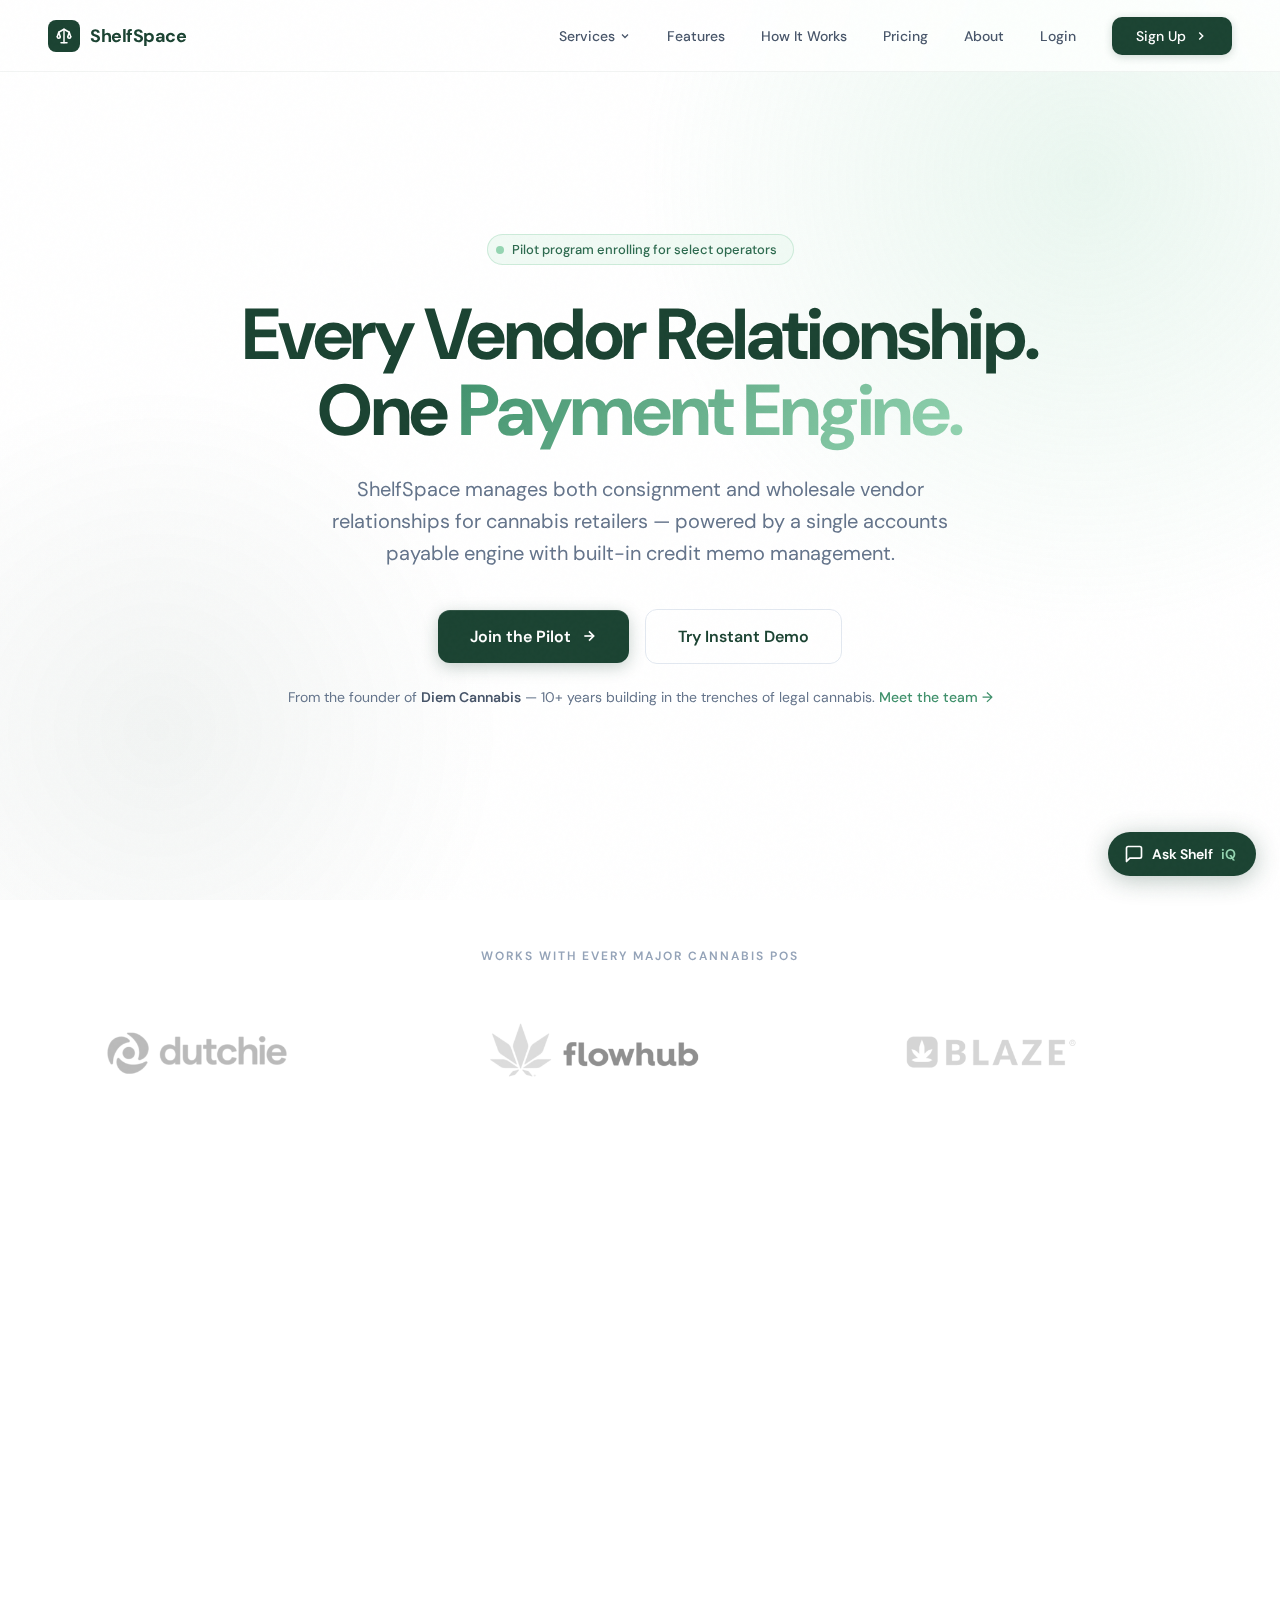
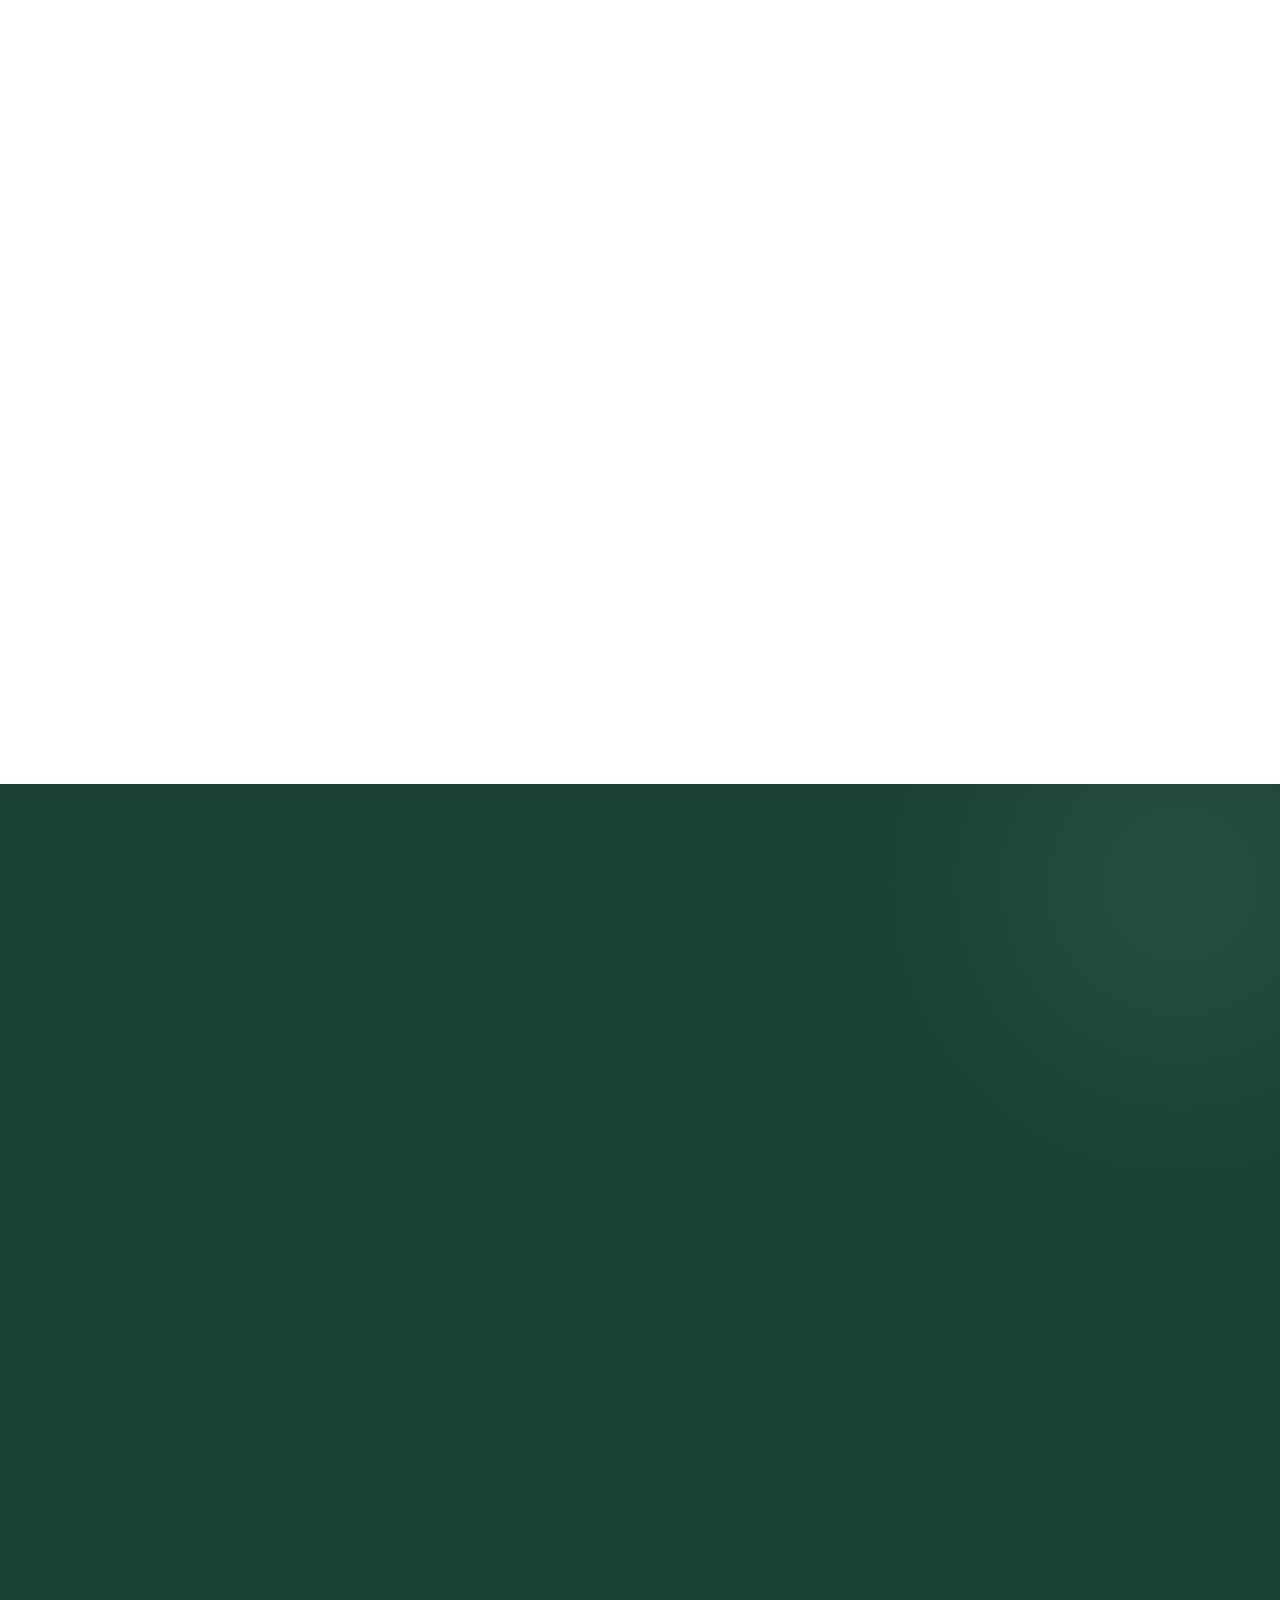
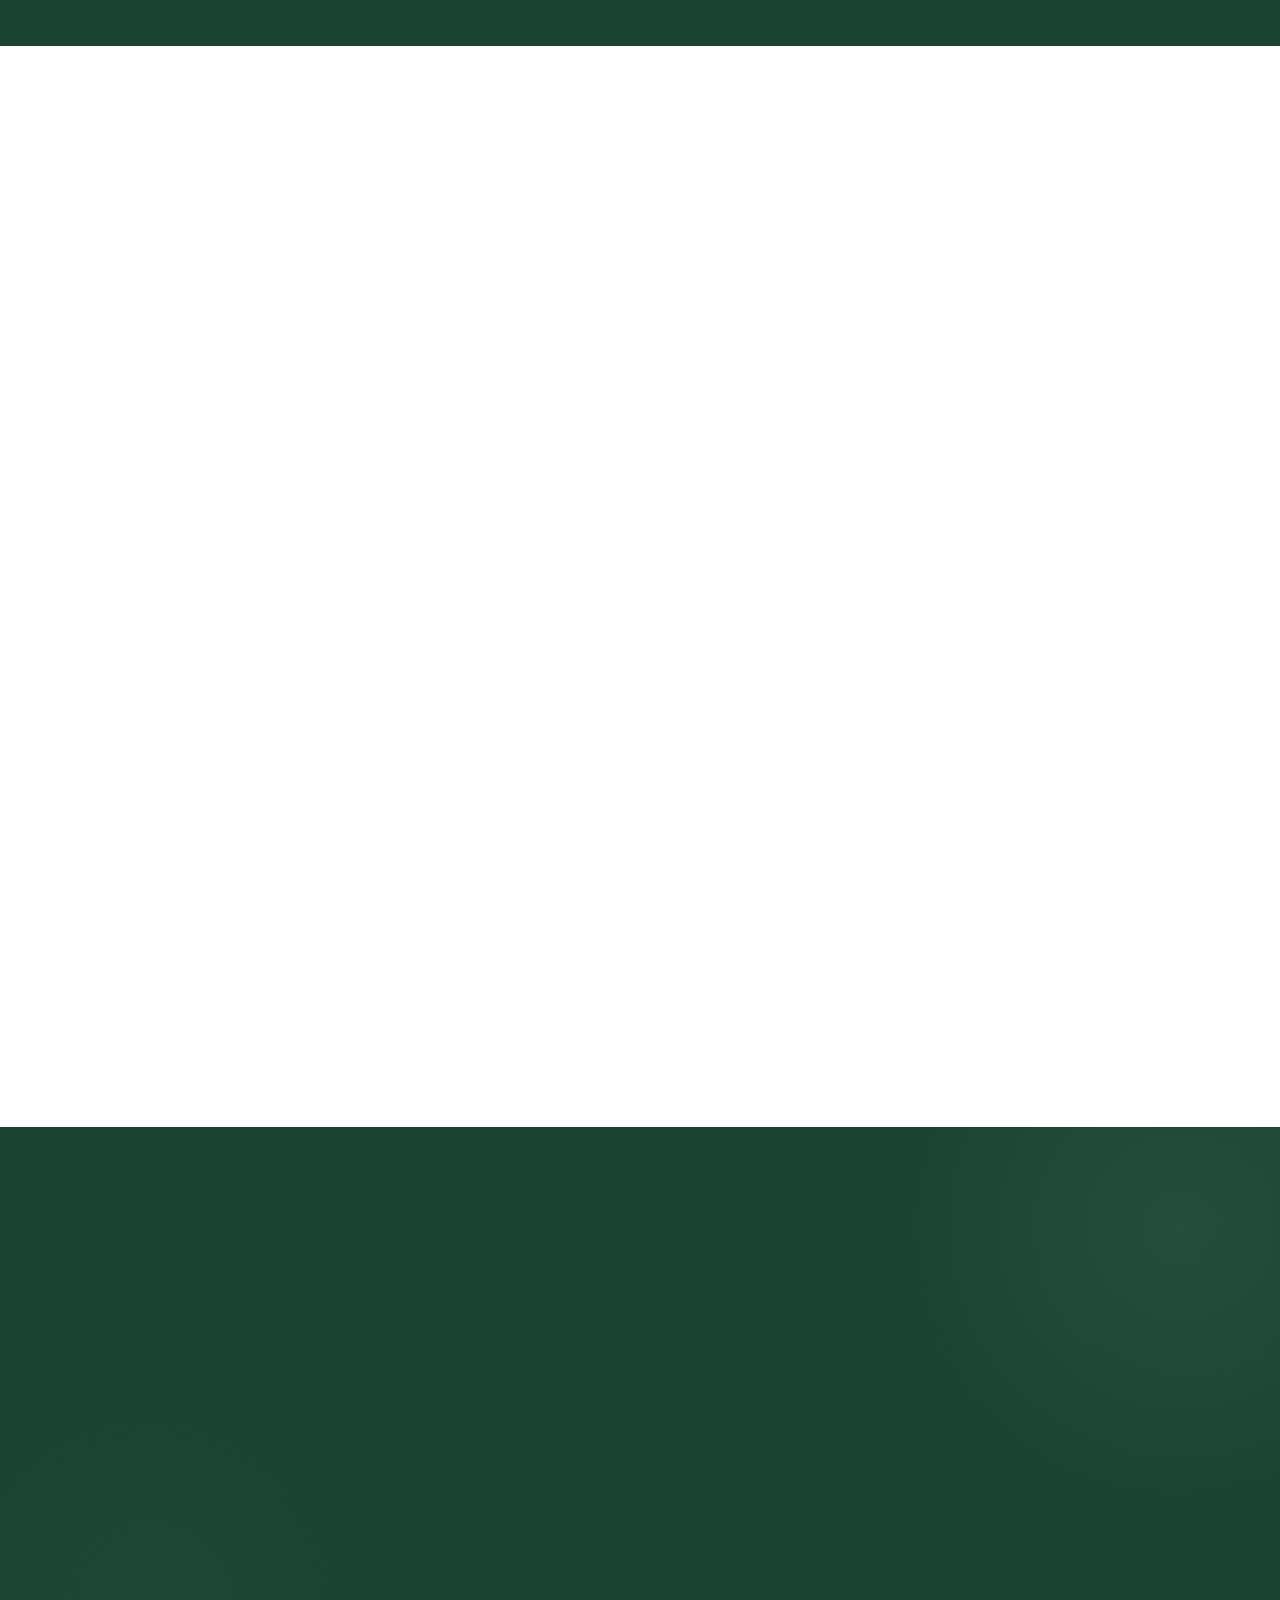
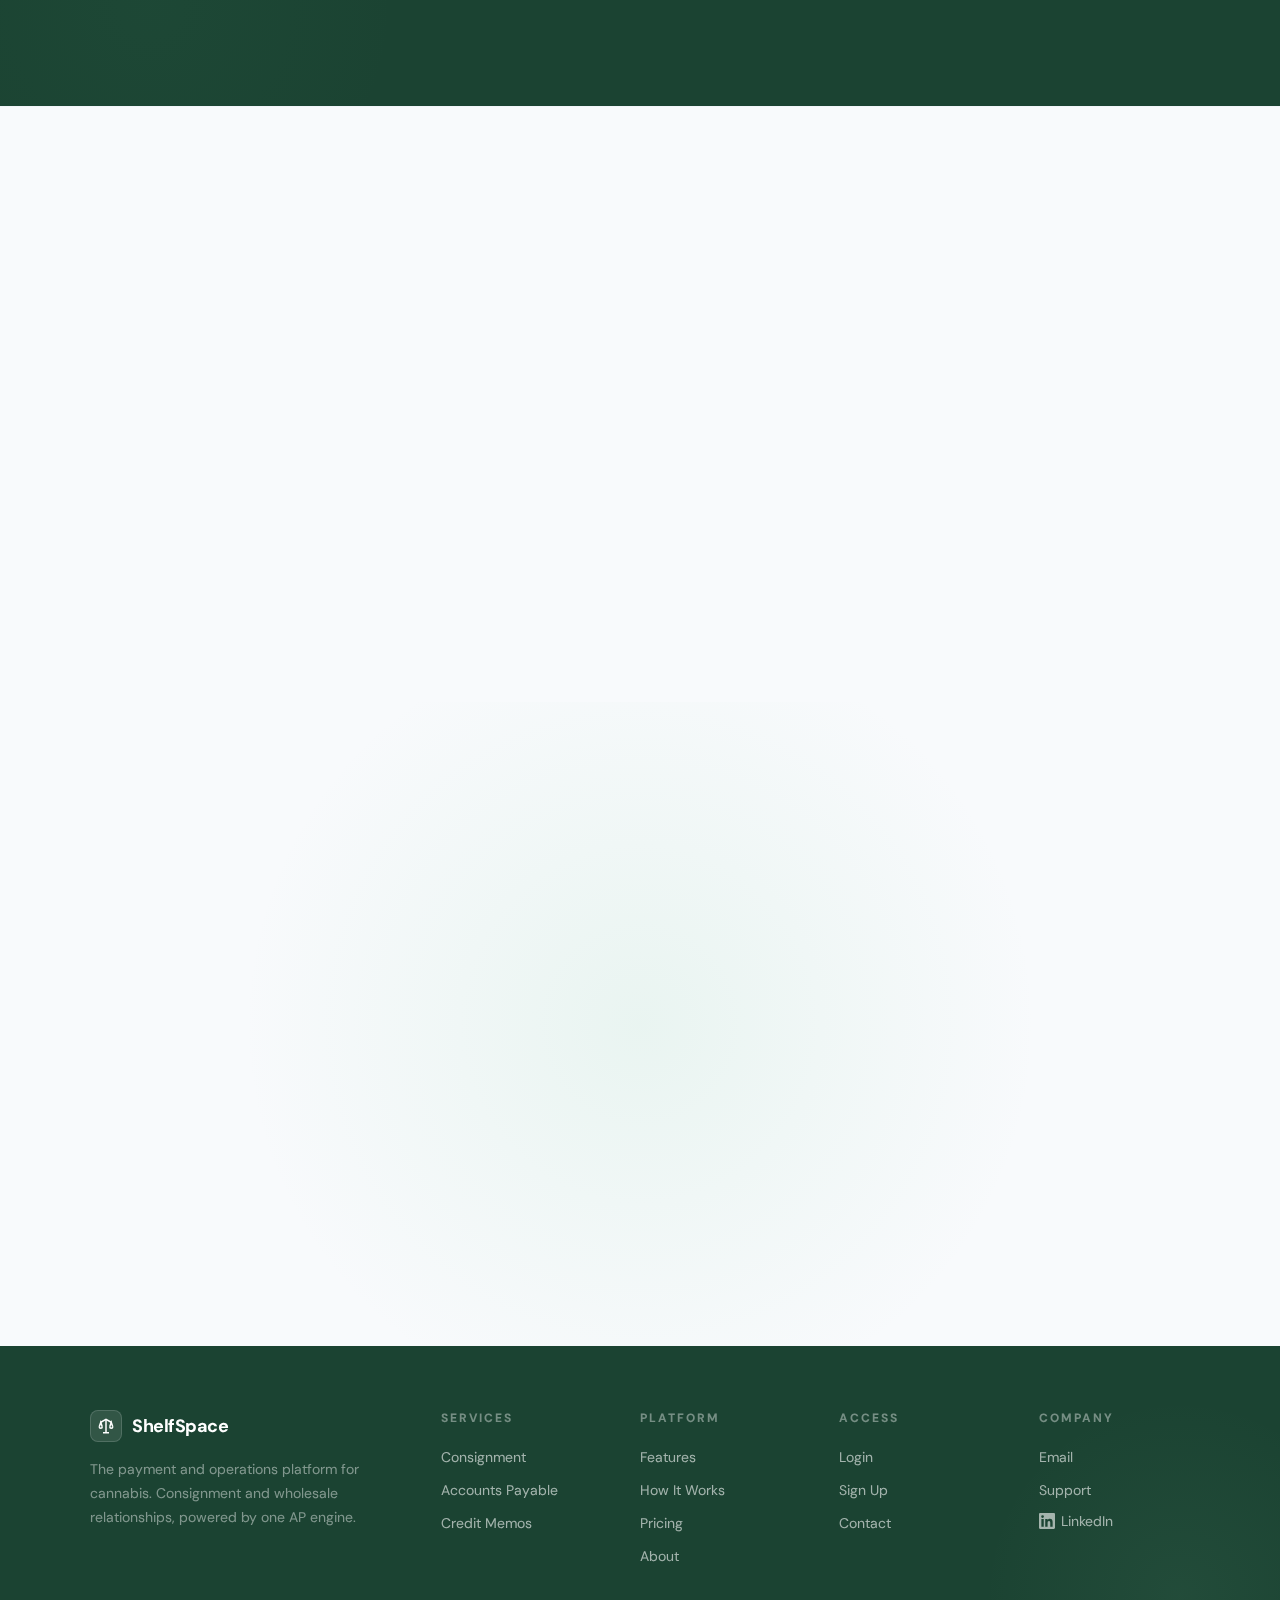
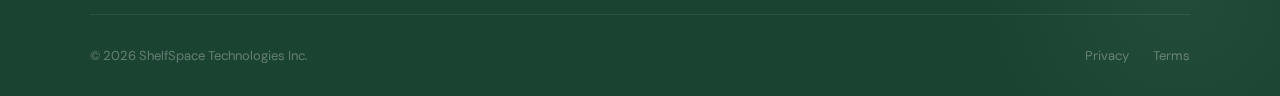
<file: index.html>
<!DOCTYPE html>
<html lang="en">
<head>
<meta charset="UTF-8">
<meta name="viewport" content="width=device-width, initial-scale=1.0">
<title>ShelfSpace — The Payment and Operations Platform for Cannabis</title>
<meta name="description" content="ShelfSpace manages consignment and wholesale vendor relationships for cannabis retailers — powered by a single AP engine with built-in credit memo management.">
<link rel="canonical" href="https://shelfspace.pro/">
<meta property="og:type" content="website">
<meta property="og:url" content="https://shelfspace.pro/">
<meta property="og:title" content="ShelfSpace — The Payment and Operations Platform for Cannabis">
<meta property="og:description" content="Consignment and wholesale vendor relationships, powered by one payment engine. Purpose-built for cannabis.">
<meta property="og:image" content="https://shelfspace.pro/og-image.png">
<meta name="twitter:card" content="summary_large_image">
<meta name="twitter:title" content="ShelfSpace — The Payment and Operations Platform for Cannabis">
<meta name="twitter:description" content="Consignment and wholesale vendor relationships, powered by one payment engine. Purpose-built for cannabis.">
<meta name="twitter:image" content="https://shelfspace.pro/og-image.png">
<link rel="icon" type="image/svg+xml" href="/favicon.svg">
<link rel="preconnect" href="https://fonts.googleapis.com">
<link rel="preconnect" href="https://fonts.gstatic.com" crossorigin>
<link href="https://fonts.googleapis.com/css2?family=DM+Sans:ital,opsz,wght@0,9..40,300;0,9..40,400;0,9..40,500;0,9..40,600;0,9..40,700&family=Space+Mono:wght@400;700&display=swap" rel="stylesheet">
<link rel="stylesheet" href="styles.css">
<style>
  @keyframes float { 0%, 100% { transform: translateY(0px); } 50% { transform: translateY(-12px); } }
  @keyframes ticker-scroll { from { transform: translateX(0); } to { transform: translateX(-50%); } }

  /* Scroll-triggered reveals */
  .reveal {
    opacity: 0; transform: translateY(40px);
    transition: opacity 0.8s cubic-bezier(0.22, 1, 0.36, 1),
                transform 0.8s cubic-bezier(0.22, 1, 0.36, 1);
  }
  .reveal.is-visible { opacity: 1; transform: translateY(0); }
  .reveal-delay-1 { transition-delay: 0.15s; }
  .reveal-delay-2 { transition-delay: 0.3s; }
  .reveal-delay-3 { transition-delay: 0.45s; }

  /* Hero */
  .hero {
    position: relative; min-height: 100vh;
    display: flex; align-items: center; justify-content: center;
    padding: 120px 48px 80px; overflow: hidden; background: var(--white);
  }
  .hero-bg { position: absolute; top: 0; left: 0; right: 0; bottom: 0; overflow: hidden; }
  .hero-bg-gradient { position: absolute; top: -30%; right: -20%; width: 900px; height: 900px; background: radial-gradient(circle, rgba(149,213,178,0.2) 0%, rgba(149,213,178,0) 70%); animation: float 8s ease-in-out infinite; }
  .hero-bg-gradient-2 { position: absolute; bottom: -20%; left: -15%; width: 700px; height: 700px; background: radial-gradient(circle, rgba(27,67,50,0.06) 0%, rgba(27,67,50,0) 70%); animation: float 10s ease-in-out infinite; animation-delay: -3s; }
  .hero-parallax-layer { position: absolute; top: 0; left: 0; right: 0; bottom: 0; will-change: transform; }

  .hero-content { position: relative; z-index: 2; max-width: 840px; text-align: center; }
  .hero-pill {
    display: inline-flex; align-items: center; gap: 8px;
    padding: 6px 16px 6px 8px;
    background: var(--green-ghost); border: 1px solid rgba(149,213,178,0.4);
    border-radius: 100px; font-size: 13px; font-weight: 500; color: var(--green-dark);
    margin-bottom: 32px;
    animation: fadeUp 0.8s cubic-bezier(0.22,1,0.36,1) 0.1s both;
  }
  .hero-pill-dot { width: 8px; height: 8px; background: var(--green-accent); border-radius: 50%; animation: pulse-glow 2s ease-in-out infinite; }
  .hero h1 {
    font-size: clamp(42px, 6vw, 72px); font-weight: 700;
    line-height: 1.05; letter-spacing: -2.5px;
    color: var(--green-deep); margin-bottom: 24px;
    animation: fadeUp 0.8s cubic-bezier(0.22,1,0.36,1) 0.2s both;
  }
  .hero h1 .text-accent {
    background: linear-gradient(135deg, var(--green-mid), var(--green-accent));
    -webkit-background-clip: text; -webkit-text-fill-color: transparent; background-clip: text;
  }
  .hero-sub {
    font-size: clamp(17px, 2vw, 20px); line-height: 1.6;
    color: var(--slate-500); max-width: 620px;
    margin: 0 auto 40px; font-weight: 400;
    animation: fadeUp 0.8s cubic-bezier(0.22,1,0.36,1) 0.35s both;
  }
  .hero-actions {
    display: flex; align-items: center; justify-content: center; gap: 16px;
    animation: fadeUp 0.8s cubic-bezier(0.22,1,0.36,1) 0.5s both;
  }
  .hero-founder-credit {
    font-size: 14px; color: var(--slate-500); margin-top: 24px;
    animation: fadeUp 0.8s cubic-bezier(0.22,1,0.36,1) 0.65s both;
  }
  .hero-founder-credit strong { color: var(--slate-600); font-weight: 600; }
  .hero-founder-credit a { color: var(--green-mid); text-decoration: none; font-weight: 500; transition: color 0.2s; }
  .hero-founder-credit a:hover { color: var(--green-deep); }
  .nav-progress {
    position: absolute; bottom: 0; left: 0; height: 2px; width: 100%;
    background: linear-gradient(90deg, var(--green-accent), var(--green-mid));
    transform: scaleX(var(--scroll-progress, 0)); transform-origin: left;
  }

  /* POS Ticker */
  .pos-ticker { padding: 48px 0; background: var(--white); overflow: hidden; }
  .pos-ticker-label { text-align: center; font-size: 12px; font-weight: 600; letter-spacing: 2px; text-transform: uppercase; color: var(--slate-400); margin-bottom: 28px; }
  .pos-ticker-track { display: flex; width: max-content; animation: ticker-scroll 30s linear infinite; }
  .pos-ticker-track:hover { animation-play-state: paused; }
  .pos-ticker-logo { height: 120px; padding: 0 48px; opacity: 0.45; filter: grayscale(100%); transition: opacity 0.3s, filter 0.3s; }
  .pos-ticker-logo:hover { opacity: 0.9; filter: grayscale(0%); }

  /* Three Services */
  .services-section { background: var(--white); }
  .services-header { text-align: center; max-width: 640px; margin: 0 auto 64px; }
  .services-header .section-desc { margin: 0 auto; }
  .services-grid { max-width: 1100px; margin: 0 auto; display: grid; grid-template-columns: repeat(2, 1fr); gap: 28px; }
  .service-card:last-child { grid-column: 1 / -1; }
  .service-card {
    background: var(--white); border: 1px solid var(--slate-200);
    border-radius: 20px; padding: 44px 36px;
    transition: all 0.4s cubic-bezier(0.22,1,0.36,1);
    position: relative; overflow: hidden;
  }
  .service-card.reveal { transform: translateY(40px) scale(0.97); }
  .service-card.reveal.is-visible { transform: translateY(0) scale(1); }
  .service-card::before { content: ''; position: absolute; top: 0; left: 0; right: 0; height: 3px; background: linear-gradient(90deg, var(--green-accent), var(--green-mid)); opacity: 0; transition: opacity 0.4s; }
  .service-card:hover { transform: translateY(-4px); box-shadow: 0 16px 48px rgba(27,67,50,0.08); border-color: var(--green-accent); }
  .service-card:hover::before { opacity: 1; }
  .service-card-icon {
    width: 52px; height: 52px; background: var(--green-ghost);
    border-radius: 14px; display: flex; align-items: center; justify-content: center;
    margin-bottom: 24px;
  }
  .service-card-icon svg { width: 26px; height: 26px; color: var(--green-deep); }
  .service-card h3 { font-size: 22px; font-weight: 700; color: var(--green-deep); margin-bottom: 12px; letter-spacing: -0.5px; }
  .service-card > p { font-size: 15px; line-height: 1.7; color: var(--slate-500); margin-bottom: 24px; }
  .service-card-link {
    display: inline-flex; align-items: center; gap: 6px;
    font-size: 14px; font-weight: 600; color: var(--green-mid);
    text-decoration: none; transition: all 0.2s;
  }
  .service-card-link:hover { color: var(--green-deep); gap: 10px; }
  .service-card-link svg { transition: transform 0.2s; }
  .service-card-link:hover svg { transform: translateX(3px); }

  /* Referee section */
  .referee-section { background: var(--green-deep); position: relative; overflow: hidden; }
  .referee-section::before { content: ''; position: absolute; top: -200px; right: -200px; width: 600px; height: 600px; background: radial-gradient(circle, rgba(149,213,178,0.08), transparent 70%); }
  .referee-header { text-align: center; max-width: 600px; margin: 0 auto 64px; position: relative; }
  .referee-header .section-label { color: var(--green-accent); }
  .referee-header .section-title { color: var(--white); }
  .referee-header .section-desc { color: rgba(255,255,255,0.6); margin: 0 auto; }
  .referee-grid { max-width: 1000px; margin: 0 auto; display: grid; grid-template-columns: repeat(3, 1fr); gap: 32px; position: relative; }
  .referee-card {
    background: rgba(255,255,255,0.05); border: 1px solid rgba(255,255,255,0.1);
    border-radius: 16px; padding: 36px 28px; text-align: center;
    backdrop-filter: blur(8px);
    transition: all 0.4s cubic-bezier(0.22,1,0.36,1);
  }
  .referee-card.reveal { transform: translateY(40px) scale(0.97); }
  .referee-card.reveal.is-visible { transform: translateY(0) scale(1); }
  .referee-card:hover { background: rgba(255,255,255,0.08); border-color: rgba(149,213,178,0.3); transform: translateY(-4px); }
  .referee-card-icon { width: 52px; height: 52px; background: rgba(149,213,178,0.12); border: 1px solid rgba(149,213,178,0.2); border-radius: 14px; display: flex; align-items: center; justify-content: center; margin: 0 auto 20px; }
  .referee-card-icon svg { width: 24px; height: 24px; color: var(--green-accent); }
  .referee-card h3 { font-size: 18px; font-weight: 700; color: var(--white); margin-bottom: 12px; }
  .referee-card p { font-size: 14px; line-height: 1.65; color: rgba(255,255,255,0.55); }

  /* Results / Personas */
  .results-section { background: var(--white); }
  .results-header { text-align: center; max-width: 560px; margin: 0 auto 72px; }
  .results-header .section-desc { margin: 0 auto; }
  .results-grid { max-width: 1100px; margin: 0 auto; display: grid; grid-template-columns: 1fr 1fr; gap: 32px; }
  .results-card {
    border: 1px solid var(--slate-200); border-radius: 20px; padding: 48px 40px;
    transition: all 0.4s cubic-bezier(0.22,1,0.36,1); position: relative; overflow: hidden;
  }
  .results-card.reveal { transform: translateY(40px) scale(0.97); }
  .results-card.reveal.is-visible { transform: translateY(0) scale(1); }
  .results-card:hover { transform: translateY(-4px); box-shadow: 0 16px 48px rgba(27,67,50,0.08); }
  .results-card::before { content: ''; position: absolute; top: 0; left: 0; right: 0; height: 3px; }
  .results-card.retailer::before { background: linear-gradient(90deg, var(--green-accent), var(--green-mid)); }
  .results-card.vendor::before { background: linear-gradient(90deg, var(--green-deep), var(--green-dark)); }
  .results-tag {
    display: inline-flex; padding: 4px 14px; border-radius: 100px;
    font-size: 12px; font-weight: 700; letter-spacing: 1px; text-transform: uppercase; margin-bottom: 24px;
  }
  .results-tag.retailer { background: var(--green-ghost); color: var(--green-dark); }
  .results-tag.vendor { background: rgba(27,67,50,0.06); color: var(--green-deep); }
  .results-card h3 { font-size: 24px; font-weight: 700; color: var(--green-deep); margin-bottom: 12px; letter-spacing: -0.5px; }
  .results-card > p { font-size: 15px; line-height: 1.7; color: var(--slate-500); margin-bottom: 28px; }
  .results-list { list-style: none; display: flex; flex-direction: column; gap: 20px; }
  .results-list li { display: flex; gap: 16px; }
  .results-list .num { font-family: var(--font-mono); font-size: 13px; font-weight: 700; color: var(--green-accent); flex-shrink: 0; margin-top: 2px; }
  .results-list h4 { font-size: 15px; font-weight: 700; color: var(--green-deep); margin-bottom: 4px; }
  .results-list p { font-size: 14px; line-height: 1.6; color: var(--slate-500); }

  /* Credibility */
  .credibility-section { background: var(--slate-50); border-top: 1px solid var(--slate-100); }
  .credibility-container { max-width: 800px; margin: 0 auto; text-align: center; }
  .credibility-container .section-desc { margin: 0 auto 40px; }
  .credibility-badges { display: flex; justify-content: center; gap: 40px; flex-wrap: wrap; }
  .credibility-badge { display: flex; flex-direction: column; align-items: center; gap: 12px; }
  .credibility-badge-icon { width: 56px; height: 56px; background: var(--white); border: 1px solid var(--slate-200); border-radius: 14px; display: flex; align-items: center; justify-content: center; box-shadow: 0 2px 8px rgba(0,0,0,0.04); }
  .credibility-badge-icon svg { width: 24px; height: 24px; color: var(--green-deep); }
  .credibility-badge span { font-size: 13px; font-weight: 600; color: var(--slate-600); }

  /* Footer 5-col */
  .footer-top { grid-template-columns: 2fr 1fr 1fr 1fr 1fr; }

  /* Responsive */
  @media (max-width: 900px) {
    .hero { padding: 100px 24px 60px; }
    .hero-actions { flex-direction: column; align-items: center; }
    .services-grid { grid-template-columns: 1fr; max-width: 480px; margin: 0 auto; }
    .service-card:last-child { grid-column: auto; }
    .referee-grid { grid-template-columns: 1fr; max-width: 400px; margin: 0 auto; }
    .results-grid { grid-template-columns: 1fr; max-width: 520px; margin: 0 auto; }
    .credibility-badges { gap: 24px; }
    .shelfiq-section > div:nth-child(3) { grid-template-columns: 1fr !important; max-width: 520px !important; }
    .pos-ticker-logo { height: 100px; padding: 0 36px; }
    .pos-ticker { padding: 36px 0; }
    .pos-ticker-track { animation-duration: 15s; }
    .footer-top { grid-template-columns: 1fr 1fr; }
  }
  @media (max-width: 600px) {
    .pos-ticker-logo { height: 80px; padding: 0 28px; }
    .pos-ticker-track { animation-duration: 12s; }
    .footer-top { grid-template-columns: 1fr; }
  }

  /* Reduced motion */
  @media (prefers-reduced-motion: reduce) {
    .reveal, .service-card.reveal, .referee-card.reveal, .results-card.reveal {
      opacity: 1; transform: none; transition: none;
    }
    .hero-pill, .hero h1, .hero-sub, .hero-actions, .hero-founder-credit,
    .hero-bg-gradient, .hero-bg-gradient-2 { animation: none; }
    .nav-progress { display: none; }
  }
</style>
<noscript><style>.reveal{opacity:1;transform:none;transition:none;}</style></noscript>
<script type="application/ld+json">
{
  "@context": "https://schema.org",
  "@type": "Organization",
  "name": "ShelfSpace",
  "url": "https://shelfspace.pro",
  "logo": "https://shelfspace.pro/favicon.svg",
  "description": "The payment and operations platform for cannabis. Consignment and wholesale vendor relationships, powered by one AP engine.",
  "contactPoint": {
    "@type": "ContactPoint",
    "email": "chris@shelfspace.pro",
    "contactType": "sales"
  }
}
</script>
</head>
<body>

<!-- NAV -->
<nav id="nav">
  <a href="/" class="nav-logo">
    <div class="nav-logo-icon">
      <svg viewBox="0 0 24 24" fill="none" stroke="white" stroke-width="2" stroke-linecap="round" stroke-linejoin="round"><line x1="12" y1="3" x2="12" y2="21"/><line x1="8" y1="21" x2="16" y2="21"/><polyline points="5,7 12,3 19,7"/><polyline points="3,13 5,7 7,13"/><polyline points="17,13 19,7 21,13"/><path d="M3 13a2 2 0 0 0 4 0"/><path d="M17 13a2 2 0 0 0 4 0"/></svg>
    </div>
    <span class="nav-logo-text">ShelfSpace</span>
  </a>
  <ul class="nav-links">
    <li class="nav-dropdown">
      <button class="nav-dropdown-toggle" aria-expanded="false" aria-haspopup="true">Services <svg class="dropdown-chevron" viewBox="0 0 24 24" fill="none" stroke="currentColor" stroke-width="2.5"><polyline points="6 9 12 15 18 9"/></svg></button>
      <div class="nav-dropdown-menu">
        <span class="nav-dropdown-header">Vendor Relationships</span>
        <a href="/consignment">Consignment</a>
        <a href="/accounts-payable">Wholesale</a>
        <span class="nav-dropdown-header">Payment Engine</span>
        <a href="/accounts-payable">Accounts Payable</a>
        <a href="/credit-memos">Credit Memos</a>
      </div>
    </li>
    <li><a href="/features">Features</a></li>
    <li><a href="/how-it-works">How It Works</a></li>
    <li><a href="/pricing">Pricing</a></li>
    <li><a href="/about">About</a></li>
    <li><a href="https://ourshelf.space">Login</a></li>
    <li><a href="/signup" class="nav-cta">Sign Up <svg width="14" height="14" viewBox="0 0 24 24" fill="none" stroke="currentColor" stroke-width="2.5"><polyline points="9 18 15 12 9 6"/></svg></a></li>
  </ul>
  <div class="nav-hamburger" onclick="document.querySelector('.nav-links').classList.toggle('mobile-open'); event.stopPropagation();">
    <span></span><span></span><span></span>
  </div>
  <div class="nav-progress"></div>
</nav>

<!-- HERO -->
<section class="hero">
  <div class="hero-bg">
    <div class="hero-parallax-layer" data-speed="0.3">
      <div class="hero-bg-gradient"></div>
    </div>
    <div class="hero-parallax-layer" data-speed="0.15">
      <div class="hero-bg-gradient-2"></div>
    </div>
  </div>
  <div class="hero-content">
    <div class="hero-pill">
      <span class="hero-pill-dot"></span>
      Pilot program enrolling for select operators
    </div>
    <h1>Every Vendor Relationship.<br>One <span class="text-accent">Payment Engine.</span></h1>
    <p class="hero-sub">ShelfSpace manages both consignment and wholesale vendor relationships for cannabis retailers — powered by a single accounts payable engine with built-in credit memo management.</p>
    <div class="hero-actions">
      <a href="/signup" class="btn-primary">
        Join the Pilot
        <svg width="16" height="16" viewBox="0 0 24 24" fill="none" stroke="currentColor" stroke-width="2.5"><line x1="5" y1="12" x2="19" y2="12"/><polyline points="12 5 19 12 12 19"/></svg>
      </a>
      <button class="btn-secondary" onclick="openDemoModal()">Try Instant Demo</button>
    </div>
    <p class="hero-founder-credit">From the founder of <strong>Diem Cannabis</strong> — 10+ years building in the trenches of legal cannabis. <a href="/about">Meet the team &rarr;</a></p>
  </div>
</section>

<!-- POS INTEGRATIONS TICKER -->
<div class="pos-ticker">
  <div class="pos-ticker-label">Works with every major cannabis POS</div>
  <div style="overflow:hidden">
    <div class="pos-ticker-track">
      <img src="/logos/dutchie.png" alt="Dutchie" class="pos-ticker-logo">
      <img src="/logos/flowhub.png" alt="Flowhub" class="pos-ticker-logo">
      <img src="/logos/blaze.png" alt="BLAZE" class="pos-ticker-logo">
      <img src="/logos/cova.png" alt="Cova" class="pos-ticker-logo">
      <img src="/logos/treez.png" alt="Treez" class="pos-ticker-logo">
      <img src="/logos/alleaves.png" alt="Alleaves" class="pos-ticker-logo">
      <img src="/logos/mjfreeway.png" alt="MJ Freeway" class="pos-ticker-logo">
      <img src="/logos/meadow.png" alt="Meadow" class="pos-ticker-logo">
      <img src="/logos/indicaonline.png" alt="IndicaOnline" class="pos-ticker-logo">
      <img src="/logos/dutchie.png" alt="Dutchie" class="pos-ticker-logo">
      <img src="/logos/flowhub.png" alt="Flowhub" class="pos-ticker-logo">
      <img src="/logos/blaze.png" alt="BLAZE" class="pos-ticker-logo">
      <img src="/logos/cova.png" alt="Cova" class="pos-ticker-logo">
      <img src="/logos/treez.png" alt="Treez" class="pos-ticker-logo">
      <img src="/logos/alleaves.png" alt="Alleaves" class="pos-ticker-logo">
      <img src="/logos/mjfreeway.png" alt="MJ Freeway" class="pos-ticker-logo">
      <img src="/logos/meadow.png" alt="Meadow" class="pos-ticker-logo">
      <img src="/logos/indicaonline.png" alt="IndicaOnline" class="pos-ticker-logo">
    </div>
  </div>
</div>

<!-- THREE SERVICES -->
<section class="services-section">
  <div class="services-header">
    <div class="section-label reveal">Our Services</div>
    <h2 class="section-title reveal">One platform for every<br>vendor relationship</h2>
    <p class="section-desc reveal">ShelfSpace supports two vendor relationship types — consignment and wholesale — both powered by a single payment engine with credit memo management built in.</p>
  </div>
  <div class="services-grid">
    <div class="service-card reveal">
      <div class="service-card-icon">
        <svg viewBox="0 0 24 24" fill="none" stroke="currentColor" stroke-width="2" stroke-linecap="round" stroke-linejoin="round"><line x1="12" y1="3" x2="12" y2="21"/><line x1="8" y1="21" x2="16" y2="21"/><polyline points="5,7 12,3 19,7"/><polyline points="3,13 5,7 7,13"/><polyline points="17,13 19,7 21,13"/><path d="M3 13a2 2 0 0 0 4 0"/><path d="M17 13a2 2 0 0 0 4 0"/></svg>
      </div>
      <h3>Consignment</h3>
      <p>Stock now, pay when it sells. Automated weekly settlements with precision financial math, POS integration, and depositable checks for every vendor.</p>
      <a href="/consignment" class="service-card-link">Learn more <svg width="14" height="14" viewBox="0 0 24 24" fill="none" stroke="currentColor" stroke-width="2.5"><polyline points="9 18 15 12 9 6"/></svg></a>
    </div>
    <div class="service-card reveal reveal-delay-1">
      <div class="service-card-icon">
        <svg viewBox="0 0 24 24" fill="none" stroke="currentColor" stroke-width="2" stroke-linecap="round" stroke-linejoin="round"><rect x="1" y="4" width="22" height="16" rx="2" ry="2"/><line x1="1" y1="10" x2="23" y2="10"/></svg>
      </div>
      <h3>Wholesale</h3>
      <p>Already buying wholesale? ShelfSpace manages your vendor payments too. Same Check 21 compliant checks, same vendor portal, same platform.</p>
      <a href="/accounts-payable" class="service-card-link">Learn more <svg width="14" height="14" viewBox="0 0 24 24" fill="none" stroke="currentColor" stroke-width="2.5"><polyline points="9 18 15 12 9 6"/></svg></a>
    </div>
    <div class="service-card reveal reveal-delay-2">
      <div class="service-card-icon">
        <svg viewBox="0 0 24 24" fill="none" stroke="currentColor" stroke-width="2" stroke-linecap="round" stroke-linejoin="round"><path d="M12 22s8-4 8-10V5l-8-3-8 3v7c0 6 8 10 8 10z"/></svg>
      </div>
      <h3>Powered by One Payment Engine</h3>
      <p>Both consignment and wholesale relationships run on the ShelfSpace AP engine — Check 21 compliant checks, email-based vendor onboarding, credit memo management, and a complete audit trail. One system for every vendor payment.</p>
      <a href="/accounts-payable" class="service-card-link">Explore the AP engine <svg width="14" height="14" viewBox="0 0 24 24" fill="none" stroke="currentColor" stroke-width="2.5"><polyline points="9 18 15 12 9 6"/></svg></a>
    </div>
  </div>
</section>

<!-- REFEREE -->
<section class="referee-section">
  <div class="referee-header">
    <div class="section-label reveal">The Referee</div>
    <h2 class="section-title reveal">ShelfSpace is the neutral<br>third party</h2>
    <p class="section-desc reveal">We handle contracts, ensure accurate payments are made on time, and manage disputes. Think of us as the Switzerland of your supply chain.</p>
  </div>
  <div class="referee-grid">
    <div class="referee-card reveal">
      <div class="referee-card-icon">
        <svg viewBox="0 0 24 24" fill="none" stroke="currentColor" stroke-width="2" stroke-linecap="round" stroke-linejoin="round"><path d="M14 2H6a2 2 0 00-2 2v16a2 2 0 002 2h12a2 2 0 002-2V8z"/><polyline points="14 2 14 8 20 8"/></svg>
      </div>
      <h3>Contracts</h3>
      <p>We work with retailers and vendors to set up fair, compliant agreements. Our purpose-built contracts automate payments, discounts, and shrinkage policies.</p>
    </div>
    <div class="referee-card reveal reveal-delay-1">
      <div class="referee-card-icon">
        <svg viewBox="0 0 24 24" fill="none" stroke="currentColor" stroke-width="2" stroke-linecap="round" stroke-linejoin="round"><rect x="1" y="4" width="22" height="16" rx="2"/><line x1="1" y1="10" x2="23" y2="10"/></svg>
      </div>
      <h3>Payments</h3>
      <p>We track the data and make accurate payments to vendors — weekly settlements, AP checks, and credit memo resolutions. We literally write the checks.</p>
    </div>
    <div class="referee-card reveal reveal-delay-2">
      <div class="referee-card-icon">
        <svg viewBox="0 0 24 24" fill="none" stroke="currentColor" stroke-width="2" stroke-linecap="round" stroke-linejoin="round"><circle cx="12" cy="12" r="10"/><line x1="12" y1="8" x2="12" y2="12"/><line x1="12" y1="16" x2="12.01" y2="16"/></svg>
      </div>
      <h3>Disputes</h3>
      <p>Retailers and vendors can dispute payments through ShelfSpace. We review transaction logs, facilitate communication, and use data-driven insights to resolve issues fairly.</p>
    </div>
  </div>
</section>

<!-- RESULTS -->
<section class="results-section">
  <div class="results-header">
    <div class="section-label reveal">The Results</div>
    <h2 class="section-title reveal">Why retailers and vendors<br>love ShelfSpace</h2>
    <p class="section-desc reveal">Different problems, same platform. ShelfSpace transforms the economics of cannabis retail for both sides of the counter.</p>
  </div>
  <div class="results-grid">
    <div class="results-card retailer reveal">
      <div class="results-tag retailer">Retailers</div>
      <h3>Simplify operations &amp; free up cash</h3>
      <p>Manage every vendor relationship from one platform — consignment settlements, wholesale AP, and credit memos. No more spreadsheets, no more chasing invoices.</p>
      <ul class="results-list">
        <li>
          <span class="num">01</span>
          <div>
            <h4>One payment platform</h4>
            <p>Pay every vendor — consignment or wholesale — through a single system with Check 21 compliant checks.</p>
          </div>
        </li>
        <li>
          <span class="num">02</span>
          <div>
            <h4>Consignment without the headache</h4>
            <p>Add more inventory for free. Automated settlements, precision math, and weekly vendor payments — all handled for you.</p>
          </div>
        </li>
        <li>
          <span class="num">03</span>
          <div>
            <h4>Complete audit trail</h4>
            <p>Every payment, settlement, and credit memo is logged and traceable. Full compliance, zero guesswork.</p>
          </div>
        </li>
      </ul>
    </div>
    <div class="results-card vendor reveal reveal-delay-1">
      <div class="results-tag vendor">Vendors</div>
      <h3>Get paid reliably &amp; grow your reach</h3>
      <p>ShelfSpace ensures you get paid on time — every week for consignment, on demand for wholesale. Plus a portal to track everything across all your retail partners.</p>
      <ul class="results-list">
        <li>
          <span class="num">01</span>
          <div>
            <h4>Weekly payment certainty</h4>
            <p>No more "Net 30" that turns into "Net Never." ShelfSpace writes the checks and vendors download them instantly.</p>
          </div>
        </li>
        <li>
          <span class="num">02</span>
          <div>
            <h4>Self-service portal</h4>
            <p>Download checks, track sales velocity, view credit memos, and monitor inventory across all retailers — all in real time.</p>
          </div>
        </li>
        <li>
          <span class="num">03</span>
          <div>
            <h4>Get into more stores</h4>
            <p>Consignment lowers the barrier for retailers to stock your products. More stores means more revenue.</p>
          </div>
        </li>
      </ul>
    </div>
  </div>
</section>

<!-- SHELFIQ -->
<section class="shelfiq-section" style="background:var(--green-deep);position:relative;overflow:hidden;">
  <div style="position:absolute;top:-200px;right:-200px;width:600px;height:600px;background:radial-gradient(circle,rgba(149,213,178,0.08),transparent 70%);"></div>
  <div style="position:absolute;bottom:-150px;left:-100px;width:500px;height:500px;background:radial-gradient(circle,rgba(64,145,108,0.06),transparent 70%);"></div>
  <div style="max-width:900px;margin:0 auto;display:grid;grid-template-columns:1fr 1fr;gap:48px;align-items:center;position:relative;">
    <div>
      <div class="section-label reveal" style="color:var(--green-accent);">Platform Intelligence</div>
      <h2 class="section-title reveal" style="color:var(--white);font-size:clamp(28px,3.5vw,40px);">Meet <span style="font-weight:700;letter-spacing:-0.5px;">Shelf<span style="background:linear-gradient(135deg,var(--green-mid),var(--green-accent));-webkit-background-clip:text;-webkit-text-fill-color:transparent;background-clip:text;">iQ</span></span></h2>
      <p class="section-desc reveal" style="color:rgba(255,255,255,0.6);">Your AI advisor that knows your entire business. Ask anything about inventory, vendors, deal structures, payments, and performance — get instant, personalized answers backed by your real data.</p>
      <a href="/shelfiq" class="btn-primary reveal" style="margin-top:24px;background:rgba(255,255,255,0.1);border:1px solid rgba(255,255,255,0.2);">
        Learn more
        <svg width="16" height="16" viewBox="0 0 24 24" fill="none" stroke="currentColor" stroke-width="2.5"><polyline points="9 18 15 12 9 6"/></svg>
      </a>
    </div>
    <div class="reveal reveal-delay-1" style="background:rgba(255,255,255,0.05);border:1px solid rgba(255,255,255,0.1);border-radius:20px;overflow:hidden;backdrop-filter:blur(8px);">
      <div style="display:flex;align-items:center;gap:10px;padding:14px 18px;border-bottom:1px solid rgba(255,255,255,0.08);background:rgba(255,255,255,0.03);">
        <div style="width:28px;height:28px;border-radius:8px;background:linear-gradient(135deg,var(--green-mid),var(--green-accent));display:flex;align-items:center;justify-content:center;">
          <svg width="14" height="14" viewBox="0 0 24 24" fill="none" stroke="white" stroke-width="2" stroke-linecap="round" stroke-linejoin="round"><path d="M12 2a4 4 0 0 1 4 4v2a4 4 0 0 1-8 0V6a4 4 0 0 1 4-4z"/><rect x="3" y="12" width="18" height="8" rx="3"/></svg>
        </div>
        <span style="font-size:13px;font-weight:700;color:var(--white);">ShelfiQ</span>
      </div>
      <div style="padding:18px;display:flex;flex-direction:column;gap:12px;">
        <div style="align-self:flex-end;background:rgba(255,255,255,0.12);border:1px solid rgba(255,255,255,0.15);color:white;padding:10px 14px;border-radius:14px 14px 6px 14px;font-size:13px;line-height:1.5;max-width:85%;">Which vendors had the highest sell-through last month?</div>
        <div style="align-self:flex-start;background:rgba(255,255,255,0.06);border:1px solid rgba(255,255,255,0.08);color:rgba(255,255,255,0.8);padding:10px 14px;border-radius:14px 14px 14px 6px;font-size:13px;line-height:1.6;max-width:85%;"><strong style="color:var(--green-accent);">Top 3 by sell-through:</strong><br>1. Green Valley Farms — 94.2%<br>2. Pacific Roots — 87.6%<br>3. Mountain High — 81.3%</div>
      </div>
    </div>
  </div>
</section>

<!-- CREDIBILITY -->
<section class="credibility-section">
  <div class="credibility-container">
    <div class="section-label reveal">Trust & Compliance</div>
    <h2 class="section-title reveal">Built for the most regulated<br>industry in America</h2>
    <p class="section-desc reveal">Bank-grade compliance and financial infrastructure, designed specifically for cannabis.</p>
    <div class="credibility-badges">
      <div class="credibility-badge reveal">
        <div class="credibility-badge-icon">
          <svg viewBox="0 0 24 24" fill="none" stroke="currentColor" stroke-width="2" stroke-linecap="round" stroke-linejoin="round"><path d="M12 22s8-4 8-10V5l-8-3-8 3v7c0 6 8 10 8 10z"/></svg>
        </div>
        <span>Check 21 Act Compliant</span>
      </div>
      <div class="credibility-badge reveal reveal-delay-1">
        <div class="credibility-badge-icon">
          <svg viewBox="0 0 24 24" fill="none" stroke="currentColor" stroke-width="2" stroke-linecap="round" stroke-linejoin="round"><rect x="3" y="11" width="18" height="11" rx="2"/><path d="M7 11V7a5 5 0 0110 0v4"/></svg>
        </div>
        <span>Row-Level Security</span>
      </div>
      <div class="credibility-badge reveal reveal-delay-2">
        <div class="credibility-badge-icon">
          <svg viewBox="0 0 24 24" fill="none" stroke="currentColor" stroke-width="2" stroke-linecap="round" stroke-linejoin="round"><path d="M14 2H6a2 2 0 00-2 2v16a2 2 0 002 2h12a2 2 0 002-2V8z"/><polyline points="14 2 14 8 20 8"/></svg>
        </div>
        <span>Full Audit Trail</span>
      </div>
      <div class="credibility-badge reveal reveal-delay-3">
        <div class="credibility-badge-icon">
          <svg viewBox="0 0 24 24" fill="none" stroke="currentColor" stroke-width="2" stroke-linecap="round" stroke-linejoin="round"><polyline points="22 12 18 12 15 21 9 3 6 12 2 12"/></svg>
        </div>
        <span>POS Integration</span>
      </div>
      <div class="credibility-badge reveal reveal-delay-3">
        <div class="credibility-badge-icon">
          <svg viewBox="0 0 24 24" fill="none" stroke="currentColor" stroke-width="2" stroke-linecap="round" stroke-linejoin="round"><rect x="2" y="3" width="20" height="14" rx="2"/><line x1="8" y1="21" x2="16" y2="21"/><line x1="12" y1="17" x2="12" y2="21"/></svg>
        </div>
        <span>24/7 Portal Access</span>
      </div>
    </div>
  </div>
</section>

<!-- CTA -->
<section class="cta-section">
  <div class="cta-content">
    <div class="section-label reveal">Join the Pilot</div>
    <h2 class="section-title reveal">See how ShelfSpace can<br>transform your business</h2>
    <p class="section-desc reveal">Currently enrolling retailers and vendors for the pilot program. Consignment and wholesale support, powered by our AP engine — free to start.</p>
    <div class="cta-actions reveal">
      <a href="/signup" class="btn-primary">
        Get Started Now
        <svg width="16" height="16" viewBox="0 0 24 24" fill="none" stroke="currentColor" stroke-width="2.5"><line x1="5" y1="12" x2="19" y2="12"/><polyline points="12 5 19 12 12 19"/></svg>
      </a>
      <a href="/contact" class="btn-secondary">Schedule a Call</a>
    </div>
    <p class="cta-note reveal">Free to browse the platform. No commitment required.</p>
  </div>
</section>

<!-- FOOTER -->
<footer>
  <div class="footer-top">
    <div class="footer-brand">
      <a href="/" class="nav-logo">
        <div class="nav-logo-icon">
          <svg viewBox="0 0 24 24" fill="none" stroke="white" stroke-width="2"><line x1="12" y1="3" x2="12" y2="21"/><line x1="8" y1="21" x2="16" y2="21"/><polyline points="5,7 12,3 19,7"/><polyline points="3,13 5,7 7,13"/><polyline points="17,13 19,7 21,13"/><path d="M3 13a2 2 0 0 0 4 0"/><path d="M17 13a2 2 0 0 0 4 0"/></svg>
        </div>
        <span class="nav-logo-text">ShelfSpace</span>
      </a>
      <p>The payment and operations platform for cannabis. Consignment and wholesale relationships, powered by one AP engine.</p>
    </div>
    <div class="footer-col">
      <h4>Services</h4>
      <ul>
        <li><a href="/consignment">Consignment</a></li>
        <li><a href="/accounts-payable">Accounts Payable</a></li>
        <li><a href="/credit-memos">Credit Memos</a></li>
      </ul>
    </div>
    <div class="footer-col">
      <h4>Platform</h4>
      <ul>
        <li><a href="/features">Features</a></li>
        <li><a href="/how-it-works">How It Works</a></li>
        <li><a href="/pricing">Pricing</a></li>
        <li><a href="/about">About</a></li>
      </ul>
    </div>
    <div class="footer-col">
      <h4>Access</h4>
      <ul>
        <li><a href="https://ourshelf.space">Login</a></li>
        <li><a href="/signup">Sign Up</a></li>
        <li><a href="/contact">Contact</a></li>
      </ul>
    </div>
    <div class="footer-col">
      <h4>Company</h4>
      <ul>
        <li><a href="mailto:chris@shelfspace.pro">Email</a></li>
        <li><a href="mailto:support@shelfspace.pro">Support</a></li>
        <li><a href="https://linkedin.com/company/shelfspace-pro" target="_blank" rel="noopener" class="footer-social-link"><svg width="16" height="16" viewBox="0 0 24 24" fill="currentColor"><path d="M20.447 20.452h-3.554v-5.569c0-1.328-.027-3.037-1.852-3.037-1.853 0-2.136 1.445-2.136 2.939v5.667H9.351V9h3.414v1.561h.046c.477-.9 1.637-1.85 3.37-1.85 3.601 0 4.267 2.37 4.267 5.455v6.286zM5.337 7.433a2.062 2.062 0 01-2.063-2.065 2.064 2.064 0 112.063 2.065zm1.782 13.019H3.555V9h3.564v11.452zM22.225 0H1.771C.792 0 0 .774 0 1.729v20.542C0 23.227.792 24 1.771 24h20.451C23.2 24 24 23.227 24 22.271V1.729C24 .774 23.2 0 22.222 0h.003z"/></svg> LinkedIn</a></li>
      </ul>
    </div>
  </div>
  <div class="footer-bottom">
    <p>&copy; 2026 ShelfSpace Technologies Inc.</p>
    <div class="footer-bottom-links">
      <a href="/privacy">Privacy</a>
      <a href="/terms">Terms</a>
    </div>
  </div>
</footer>

<script src="demo-modal.js"></script>
<script>
(function() {
  'use strict';

  var nav = document.getElementById('nav');
  var navProgress = document.querySelector('.nav-progress');
  var heroContent = document.querySelector('.hero-content');
  var hero = document.querySelector('.hero');
  var parallaxLayers = document.querySelectorAll('.hero-parallax-layer');

  var prefersReduced = window.matchMedia('(prefers-reduced-motion: reduce)').matches;
  var isMobile = window.innerWidth < 900;
  var ticking = false;

  /* Scroll-Triggered Reveals */
  var revealObserver = new IntersectionObserver(function(entries) {
    entries.forEach(function(entry) {
      if (entry.isIntersecting) {
        entry.target.classList.add('is-visible');
        revealObserver.unobserve(entry.target);
      }
    });
  }, { threshold: 0.15 });

  document.querySelectorAll('.reveal').forEach(function(el) {
    revealObserver.observe(el);
  });

  /* Unified Scroll Controller */
  function onScroll() {
    var scrollY = window.scrollY;
    var docHeight = document.documentElement.scrollHeight - window.innerHeight;

    nav.classList.toggle('scrolled', scrollY > 20);

    var progress = docHeight > 0 ? scrollY / docHeight : 0;
    if (navProgress) navProgress.style.setProperty('--scroll-progress', progress);

    if (prefersReduced || isMobile) return;

    var heroH = hero.offsetHeight;
    if (scrollY < heroH) {
      parallaxLayers.forEach(function(layer) {
        var speed = parseFloat(layer.dataset.speed) || 0;
        layer.style.transform = 'translateY(' + (scrollY * speed) + 'px)';
      });
      var fade = 1 - (scrollY / (heroH * 0.6));
      if (fade < 0) fade = 0;
      heroContent.style.opacity = fade;
      heroContent.style.transform = 'translateY(' + (scrollY * 0.15) + 'px)';
    }
  }

  window.addEventListener('scroll', function() {
    if (!ticking) {
      requestAnimationFrame(function() {
        onScroll();
        ticking = false;
      });
      ticking = true;
    }
  }, { passive: true });

  onScroll();

  window.addEventListener('resize', function() {
    isMobile = window.innerWidth < 900;
    if (isMobile) {
      parallaxLayers.forEach(function(layer) { layer.style.transform = ''; });
      if (heroContent) { heroContent.style.opacity = ''; heroContent.style.transform = ''; }
    }
  });

  /* Mobile dropdown toggle */
  document.querySelectorAll('.nav-dropdown-toggle').forEach(function(btn) {
    btn.addEventListener('click', function(e) {
      e.preventDefault();
      var parent = btn.closest('.nav-dropdown');
      parent.classList.toggle('open');
      btn.setAttribute('aria-expanded', parent.classList.contains('open'));
    });
  });
})();
</script>
<script src="/shelfiq-widget.js"></script>
</body>
</html>
</file>
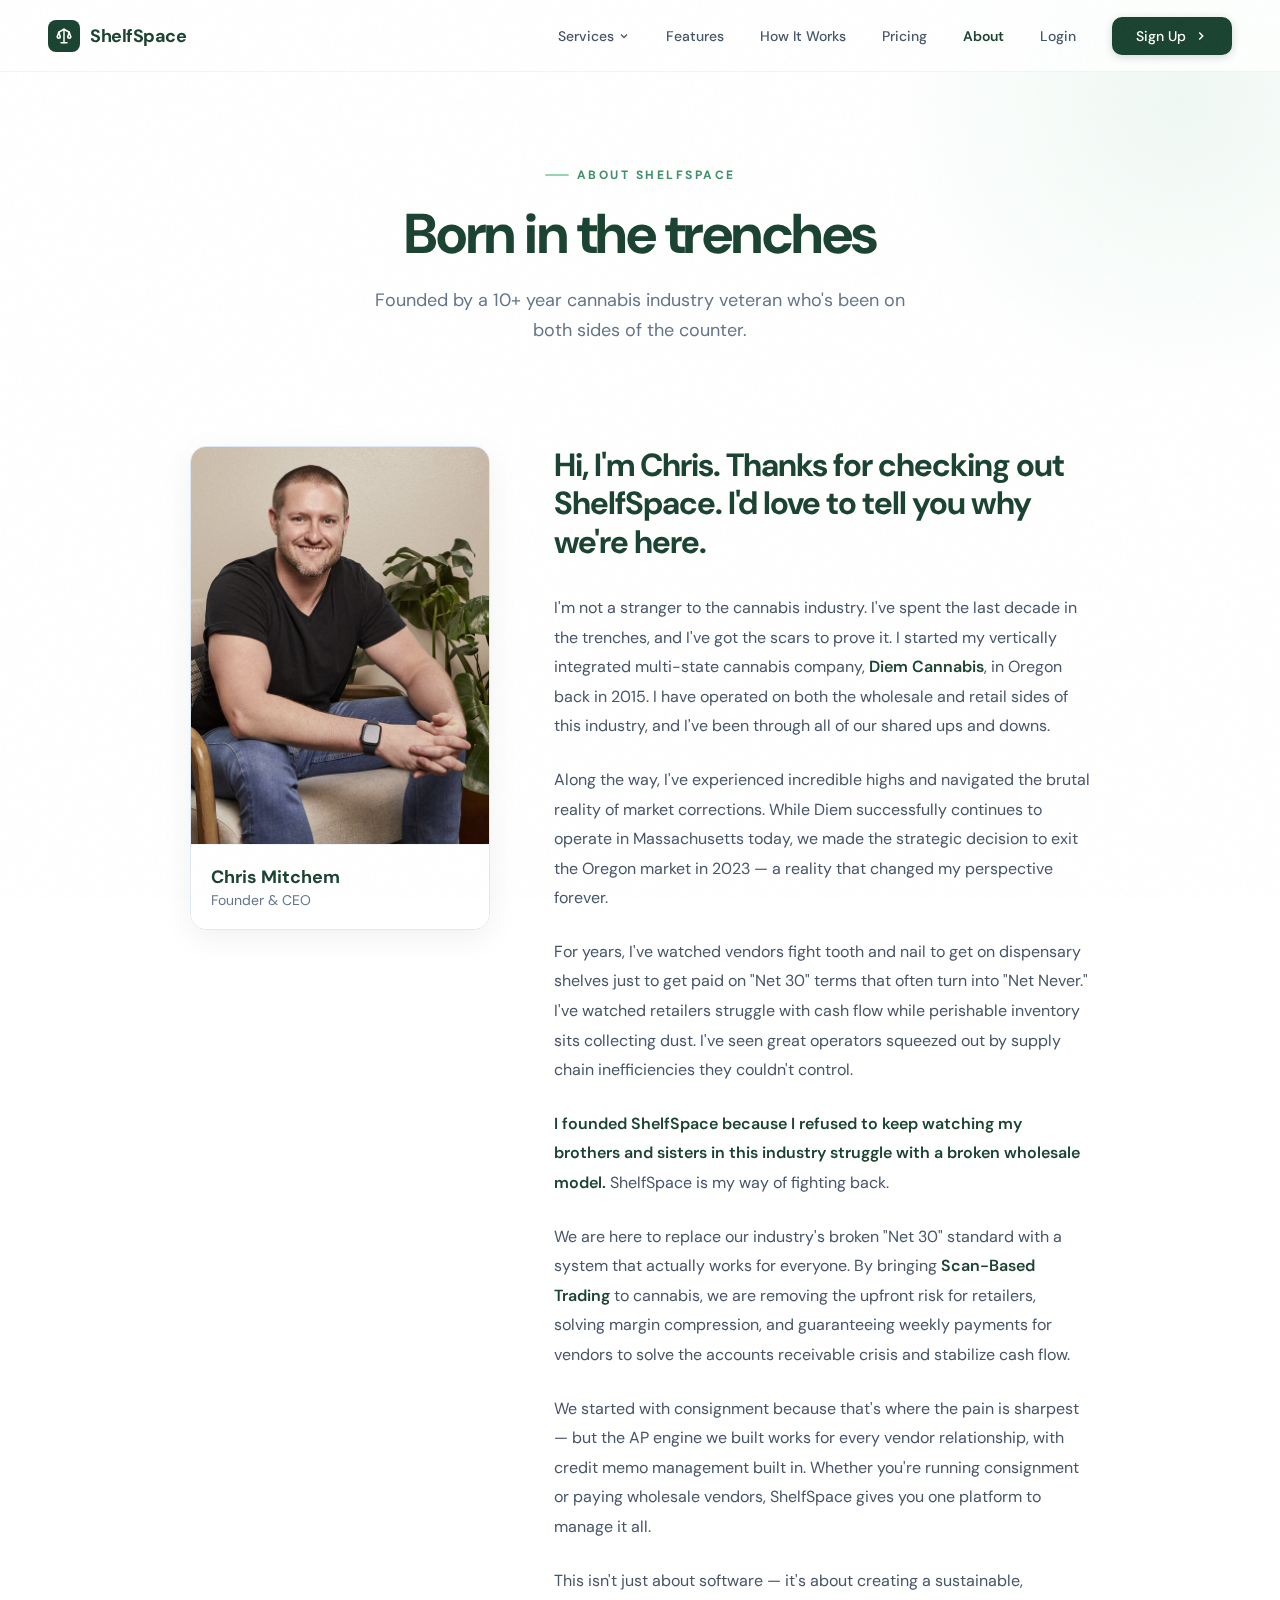
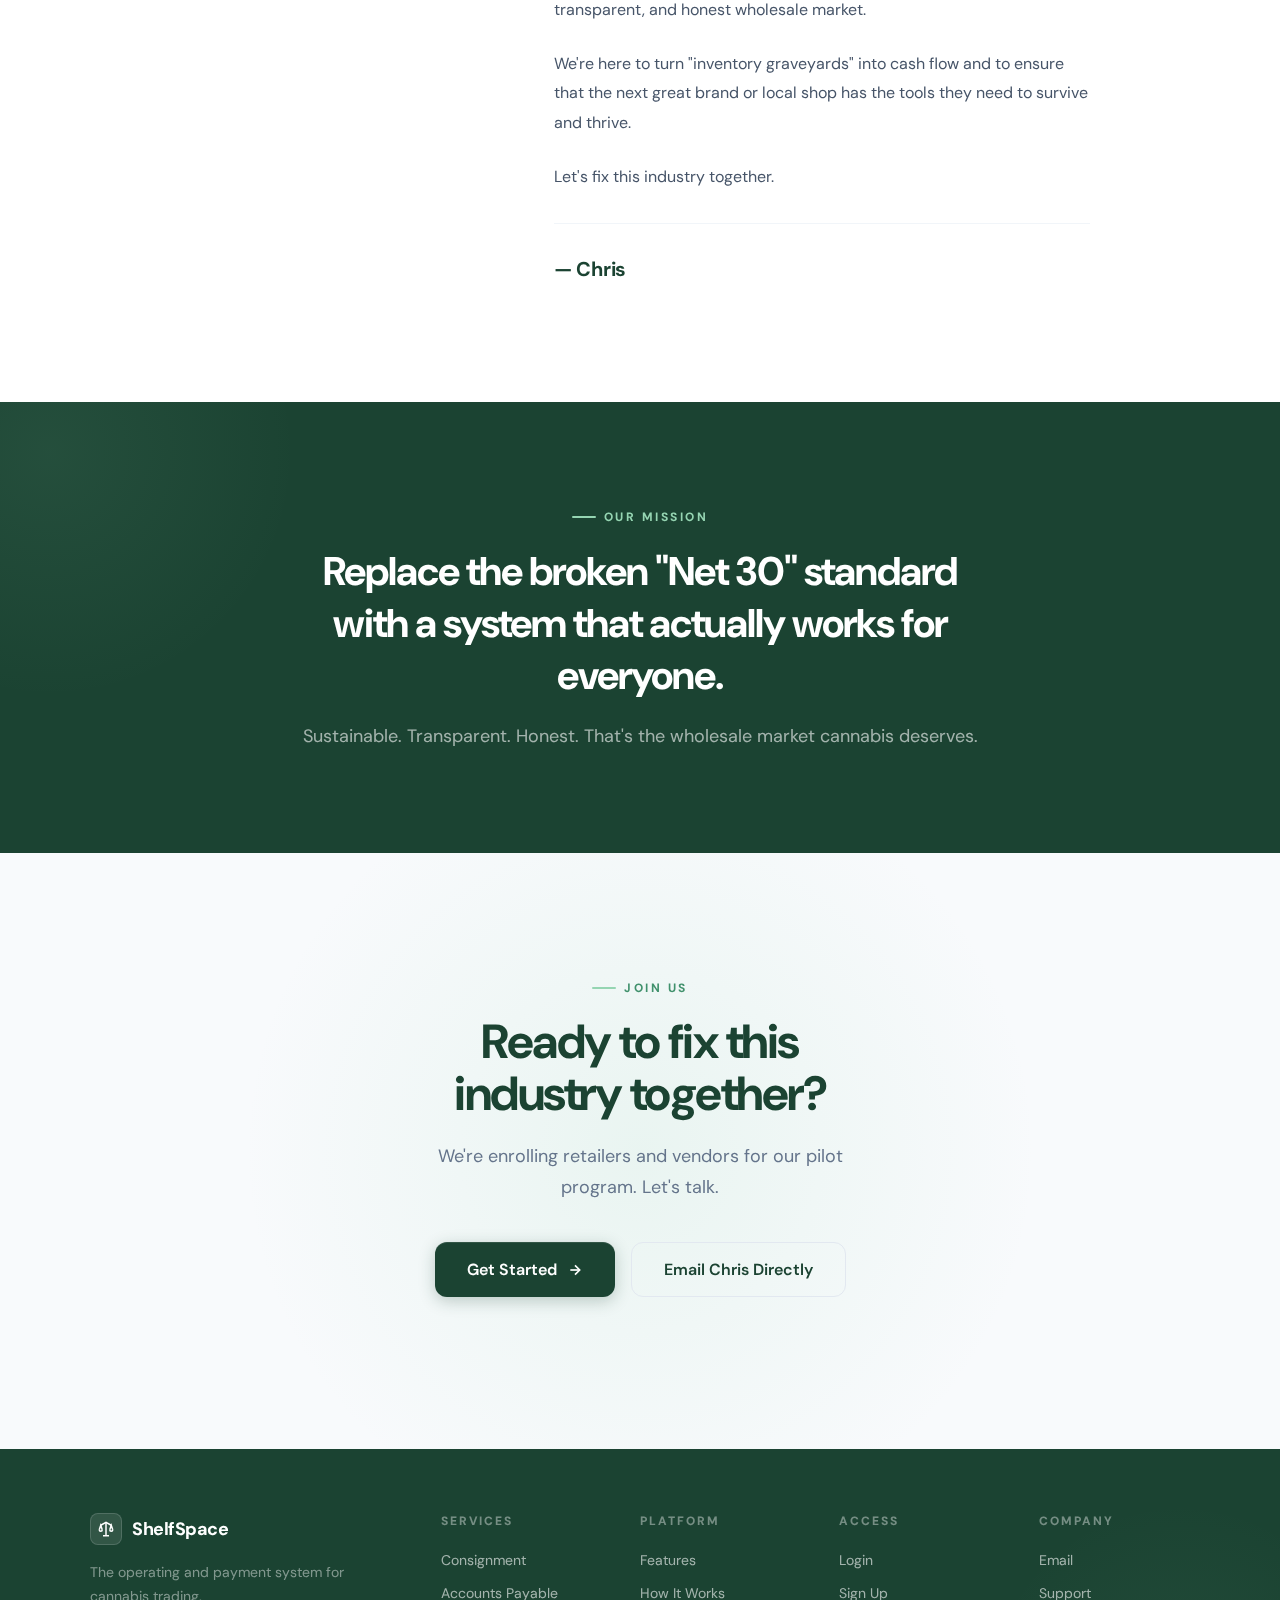
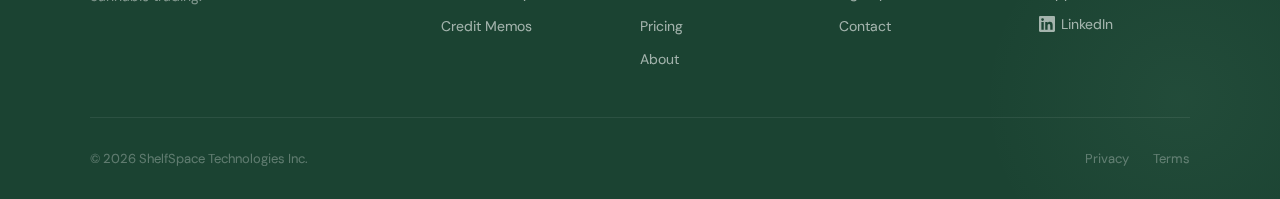
<file: about.html>
<!DOCTYPE html>
<html lang="en">
<head>
<meta charset="UTF-8">
<meta name="viewport" content="width=device-width, initial-scale=1.0">
<title>About — ShelfSpace</title>
<meta name="description" content="ShelfSpace was founded by Chris Mitchem, a 10+ year cannabis industry veteran who scaled a multi-state retail operation and built the tools he wished existed.">
<link rel="canonical" href="https://shelfspace.pro/about">
<meta property="og:type" content="website">
<meta property="og:url" content="https://shelfspace.pro/about">
<meta property="og:title" content="About — ShelfSpace">
<meta property="og:description" content="ShelfSpace was founded by Chris Mitchem, a 10+ year cannabis industry veteran who scaled a multi-state retail operation and built the tools he wished existed.">
<meta property="og:image" content="https://shelfspace.pro/og-image.png">
<meta name="twitter:card" content="summary_large_image">
<meta name="twitter:title" content="About — ShelfSpace">
<meta name="twitter:description" content="ShelfSpace was founded by Chris Mitchem, a 10+ year cannabis industry veteran who scaled a multi-state retail operation and built the tools he wished existed.">
<meta name="twitter:image" content="https://shelfspace.pro/og-image.png">
<link rel="icon" type="image/svg+xml" href="/favicon.svg">
<link rel="preconnect" href="https://fonts.googleapis.com">
<link rel="preconnect" href="https://fonts.gstatic.com" crossorigin>
<link href="https://fonts.googleapis.com/css2?family=DM+Sans:ital,opsz,wght@0,9..40,300;0,9..40,400;0,9..40,500;0,9..40,600;0,9..40,700&family=Space+Mono:wght@400;700&display=swap" rel="stylesheet">
<link rel="stylesheet" href="styles.css">
<style>
  .page-hero { padding-bottom: 40px; }
  .about-section { background: var(--white); padding-top: 60px; }
  .about-container { max-width: 900px; margin: 0 auto; display: grid; grid-template-columns: 300px 1fr; gap: 64px; align-items: start; }
  .about-photo {
    position: sticky; top: 100px;
    border-radius: 16px; overflow: hidden;
    border: 1px solid var(--slate-200); box-shadow: 0 8px 32px rgba(0,0,0,0.06);
  }
  .about-photo img { width: 100%; display: block; aspect-ratio: 3/4; object-fit: cover; background: var(--slate-100); }
  .about-photo-caption {
    padding: 20px; background: var(--white);
    border-top: 1px solid var(--slate-100);
  }
  .about-photo-caption h3 { font-size: 18px; font-weight: 700; color: var(--green-deep); margin-bottom: 2px; }
  .about-photo-caption p { font-size: 14px; color: var(--slate-500); }

  .about-text h2 {
    font-size: 32px; font-weight: 700; letter-spacing: -1px;
    color: var(--green-deep); margin-bottom: 32px; line-height: 1.2;
  }
  .about-text p {
    font-size: 16px; line-height: 1.85; color: var(--slate-600); margin-bottom: 24px;
  }
  .about-text p:last-of-type { margin-bottom: 0; }
  .about-text strong { color: var(--green-deep); font-weight: 600; }
  .about-text em { font-style: italic; }
  .about-signature {
    margin-top: 32px; padding-top: 32px; border-top: 1px solid var(--slate-100);
    font-size: 20px; font-weight: 700; color: var(--green-deep); letter-spacing: -0.3px;
  }

  /* Mission */
  .mission-section {
    background: var(--green-deep); position: relative; overflow: hidden;
    padding: 100px 48px;
  }
  .mission-section::before { content: ''; position: absolute; top: -200px; left: -200px; width: 500px; height: 500px; background: radial-gradient(circle, rgba(149,213,178,0.08), transparent 70%); }
  .mission-container { max-width: 700px; margin: 0 auto; text-align: center; position: relative; }
  .mission-container .section-label { color: var(--green-accent); }
  .mission-container h2 { font-size: clamp(28px, 3.5vw, 40px); font-weight: 700; color: var(--white); line-height: 1.3; letter-spacing: -1px; margin-bottom: 20px; }
  .mission-container p { font-size: 18px; line-height: 1.75; color: rgba(255,255,255,0.6); }

  @media (max-width: 900px) {
    .about-container { grid-template-columns: 1fr; gap: 40px; max-width: 600px; }
    .about-photo { position: static; max-width: 280px; margin: 0 auto; }
    .mission-section { padding: 80px 24px; }
  }
  /* Footer 5-col */
  .footer-top { grid-template-columns: 2fr 1fr 1fr 1fr 1fr; }
  @media (max-width: 900px) { .footer-top { grid-template-columns: 1fr 1fr; } }
  @media (max-width: 600px) { .footer-top { grid-template-columns: 1fr; } }
</style>
</head>
<body>

<!-- NAV -->
<nav id="nav">
  <a href="/" class="nav-logo">
    <div class="nav-logo-icon"><svg viewBox="0 0 24 24" fill="none" stroke="white" stroke-width="2" stroke-linecap="round" stroke-linejoin="round"><line x1="12" y1="3" x2="12" y2="21"/><line x1="8" y1="21" x2="16" y2="21"/><polyline points="5,7 12,3 19,7"/><polyline points="3,13 5,7 7,13"/><polyline points="17,13 19,7 21,13"/><path d="M3 13a2 2 0 0 0 4 0"/><path d="M17 13a2 2 0 0 0 4 0"/></svg></div>
    <span class="nav-logo-text">ShelfSpace</span>
  </a>
  <ul class="nav-links">
    <li class="nav-dropdown">
      <button class="nav-dropdown-toggle" aria-expanded="false" aria-haspopup="true">Services <svg class="dropdown-chevron" viewBox="0 0 24 24" fill="none" stroke="currentColor" stroke-width="2.5"><polyline points="6 9 12 15 18 9"/></svg></button>
      <div class="nav-dropdown-menu">
        <span class="nav-dropdown-header">Vendor Relationships</span>
        <a href="/consignment">Consignment</a>
        <a href="/accounts-payable">Wholesale</a>
        <span class="nav-dropdown-header">Payment Engine</span>
        <a href="/accounts-payable">Accounts Payable</a>
        <a href="/credit-memos">Credit Memos</a>
      </div>
    </li>
    <li><a href="/features">Features</a></li>
    <li><a href="/how-it-works">How It Works</a></li>
    <li><a href="/pricing">Pricing</a></li>
    <li><a href="/about" class="active">About</a></li>
    <li><a href="https://ourshelf.space">Login</a></li>
    <li><a href="/signup" class="nav-cta">Sign Up <svg width="14" height="14" viewBox="0 0 24 24" fill="none" stroke="currentColor" stroke-width="2.5"><polyline points="9 18 15 12 9 6"/></svg></a></li>
  </ul>
  <div class="nav-hamburger" onclick="document.querySelector('.nav-links').classList.toggle('mobile-open'); event.stopPropagation();"><span></span><span></span><span></span></div>
</nav>

<!-- PAGE HERO -->
<div class="page-hero">
  <div class="section-label">About ShelfSpace</div>
  <h1 class="section-title">Born in the trenches</h1>
  <p class="section-desc">Founded by a 10+ year cannabis industry veteran who's been on both sides of the counter.</p>
</div>

<!-- ABOUT -->
<section class="about-section">
  <div class="about-container">
    <div class="about-photo reveal">
      <img src="/chris-mitchem.jpg" alt="Chris Mitchem, Founder and CEO of ShelfSpace">
      <div class="about-photo-caption">
        <h3>Chris Mitchem</h3>
        <p>Founder & CEO</p>
      </div>
    </div>
    <div class="about-text reveal reveal-delay-1">
      <h2>Hi, I'm Chris. Thanks for checking out ShelfSpace. I'd love to tell you why we're here.</h2>

      <p>I'm not a stranger to the cannabis industry. I've spent the last decade in the trenches, and I've got the scars to prove it. I started my vertically integrated multi-state cannabis company, <strong>Diem Cannabis</strong>, in Oregon back in 2015. I have operated on both the wholesale and retail sides of this industry, and I've been through all of our shared ups and downs.</p>

      <p>Along the way, I've experienced incredible highs and navigated the brutal reality of market corrections. While Diem successfully continues to operate in Massachusetts today, we made the strategic decision to exit the Oregon market in 2023 — a reality that changed my perspective forever.</p>

      <p>For years, I've watched vendors fight tooth and nail to get on dispensary shelves just to get paid on "Net 30" terms that often turn into "Net Never." I've watched retailers struggle with cash flow while perishable inventory sits collecting dust. I've seen great operators squeezed out by supply chain inefficiencies they couldn't control.</p>

      <p><strong>I founded ShelfSpace because I refused to keep watching my brothers and sisters in this industry struggle with a broken wholesale model.</strong> ShelfSpace is my way of fighting back.</p>

      <p>We are here to replace our industry's broken "Net 30" standard with a system that actually works for everyone. By bringing <strong>Scan-Based Trading</strong> to cannabis, we are removing the upfront risk for retailers, solving margin compression, and guaranteeing weekly payments for vendors to solve the accounts receivable crisis and stabilize cash flow.</p>

      <p>We started with consignment because that's where the pain is sharpest — but the AP engine we built works for every vendor relationship, with credit memo management built in. Whether you're running consignment or paying wholesale vendors, ShelfSpace gives you one platform to manage it all.</p>

      <p>This isn't just about software — it's about creating a sustainable, transparent, and honest wholesale market.</p>

      <p>We're here to turn "inventory graveyards" into cash flow and to ensure that the next great brand or local shop has the tools they need to survive and thrive.</p>

      <p>Let's fix this industry together.</p>

      <div class="about-signature">— Chris</div>
    </div>
  </div>
</section>

<!-- MISSION -->
<div class="mission-section">
  <div class="mission-container">
    <div class="section-label reveal">Our Mission</div>
    <h2 class="reveal">Replace the broken "Net 30" standard with a system that actually works for everyone.</h2>
    <p class="reveal">Sustainable. Transparent. Honest. That's the wholesale market cannabis deserves.</p>
  </div>
</div>

<!-- CTA -->
<section class="cta-section">
  <div class="cta-content">
    <div class="section-label reveal">Join Us</div>
    <h2 class="section-title reveal">Ready to fix this<br>industry together?</h2>
    <p class="section-desc reveal">We're enrolling retailers and vendors for our pilot program. Let's talk.</p>
    <div class="cta-actions reveal">
      <a href="/signup" class="btn-primary">Get Started <svg width="16" height="16" viewBox="0 0 24 24" fill="none" stroke="currentColor" stroke-width="2.5"><line x1="5" y1="12" x2="19" y2="12"/><polyline points="12 5 19 12 12 19"/></svg></a>
      <a href="mailto:chris@shelfspace.pro" class="btn-secondary">Email Chris Directly</a>
    </div>
  </div>
</section>

<!-- FOOTER -->
<footer>
  <div class="footer-top">
    <div class="footer-brand">
      <a href="/" class="nav-logo"><div class="nav-logo-icon"><svg viewBox="0 0 24 24" fill="none" stroke="white" stroke-width="2"><line x1="12" y1="3" x2="12" y2="21"/><line x1="8" y1="21" x2="16" y2="21"/><polyline points="5,7 12,3 19,7"/><polyline points="3,13 5,7 7,13"/><polyline points="17,13 19,7 21,13"/><path d="M3 13a2 2 0 0 0 4 0"/><path d="M17 13a2 2 0 0 0 4 0"/></svg></div><span class="nav-logo-text">ShelfSpace</span></a>
      <p>The operating and payment system for cannabis trading.</p>
    </div>
    <div class="footer-col"><h4>Services</h4><ul><li><a href="/consignment">Consignment</a></li><li><a href="/accounts-payable">Accounts Payable</a></li><li class="footer-sub-item"><a href="/credit-memos">Credit Memos</a></li></ul></div>
    <div class="footer-col"><h4>Platform</h4><ul><li><a href="/features">Features</a></li><li><a href="/how-it-works">How It Works</a></li><li><a href="/pricing">Pricing</a></li><li><a href="/about">About</a></li></ul></div>
    <div class="footer-col"><h4>Access</h4><ul><li><a href="https://ourshelf.space">Login</a></li><li><a href="/signup">Sign Up</a></li><li><a href="/contact">Contact</a></li></ul></div>
    <div class="footer-col"><h4>Company</h4><ul><li><a href="mailto:chris@shelfspace.pro">Email</a></li><li><a href="mailto:support@shelfspace.pro">Support</a></li><li><a href="https://linkedin.com/company/shelfspace-pro" target="_blank" rel="noopener" class="footer-social-link"><svg width="16" height="16" viewBox="0 0 24 24" fill="currentColor"><path d="M20.447 20.452h-3.554v-5.569c0-1.328-.027-3.037-1.852-3.037-1.853 0-2.136 1.445-2.136 2.939v5.667H9.351V9h3.414v1.561h.046c.477-.9 1.637-1.85 3.37-1.85 3.601 0 4.267 2.37 4.267 5.455v6.286zM5.337 7.433a2.062 2.062 0 01-2.063-2.065 2.064 2.064 0 112.063 2.065zm1.782 13.019H3.555V9h3.564v11.452zM22.225 0H1.771C.792 0 0 .774 0 1.729v20.542C0 23.227.792 24 1.771 24h20.451C23.2 24 24 23.227 24 22.271V1.729C24 .774 23.2 0 22.222 0h.003z"/></svg> LinkedIn</a></li></ul></div>
  </div>
  <div class="footer-bottom"><p>&copy; 2026 ShelfSpace Technologies Inc.</p><div class="footer-bottom-links"><a href="/privacy">Privacy</a><a href="/terms">Terms</a></div></div>
</footer>

<script>
  document.getElementById('nav').classList.toggle('scrolled', window.scrollY > 20);
  window.addEventListener('scroll', () => document.getElementById('nav').classList.toggle('scrolled', window.scrollY > 20));
  document.querySelectorAll('.nav-dropdown-toggle').forEach(function(btn) {
    btn.addEventListener('click', function(e) {
      e.preventDefault();
      var parent = btn.closest('.nav-dropdown');
      parent.classList.toggle('open');
      btn.setAttribute('aria-expanded', parent.classList.contains('open'));
    });
  });
</script>
</body>
</html>
</file>
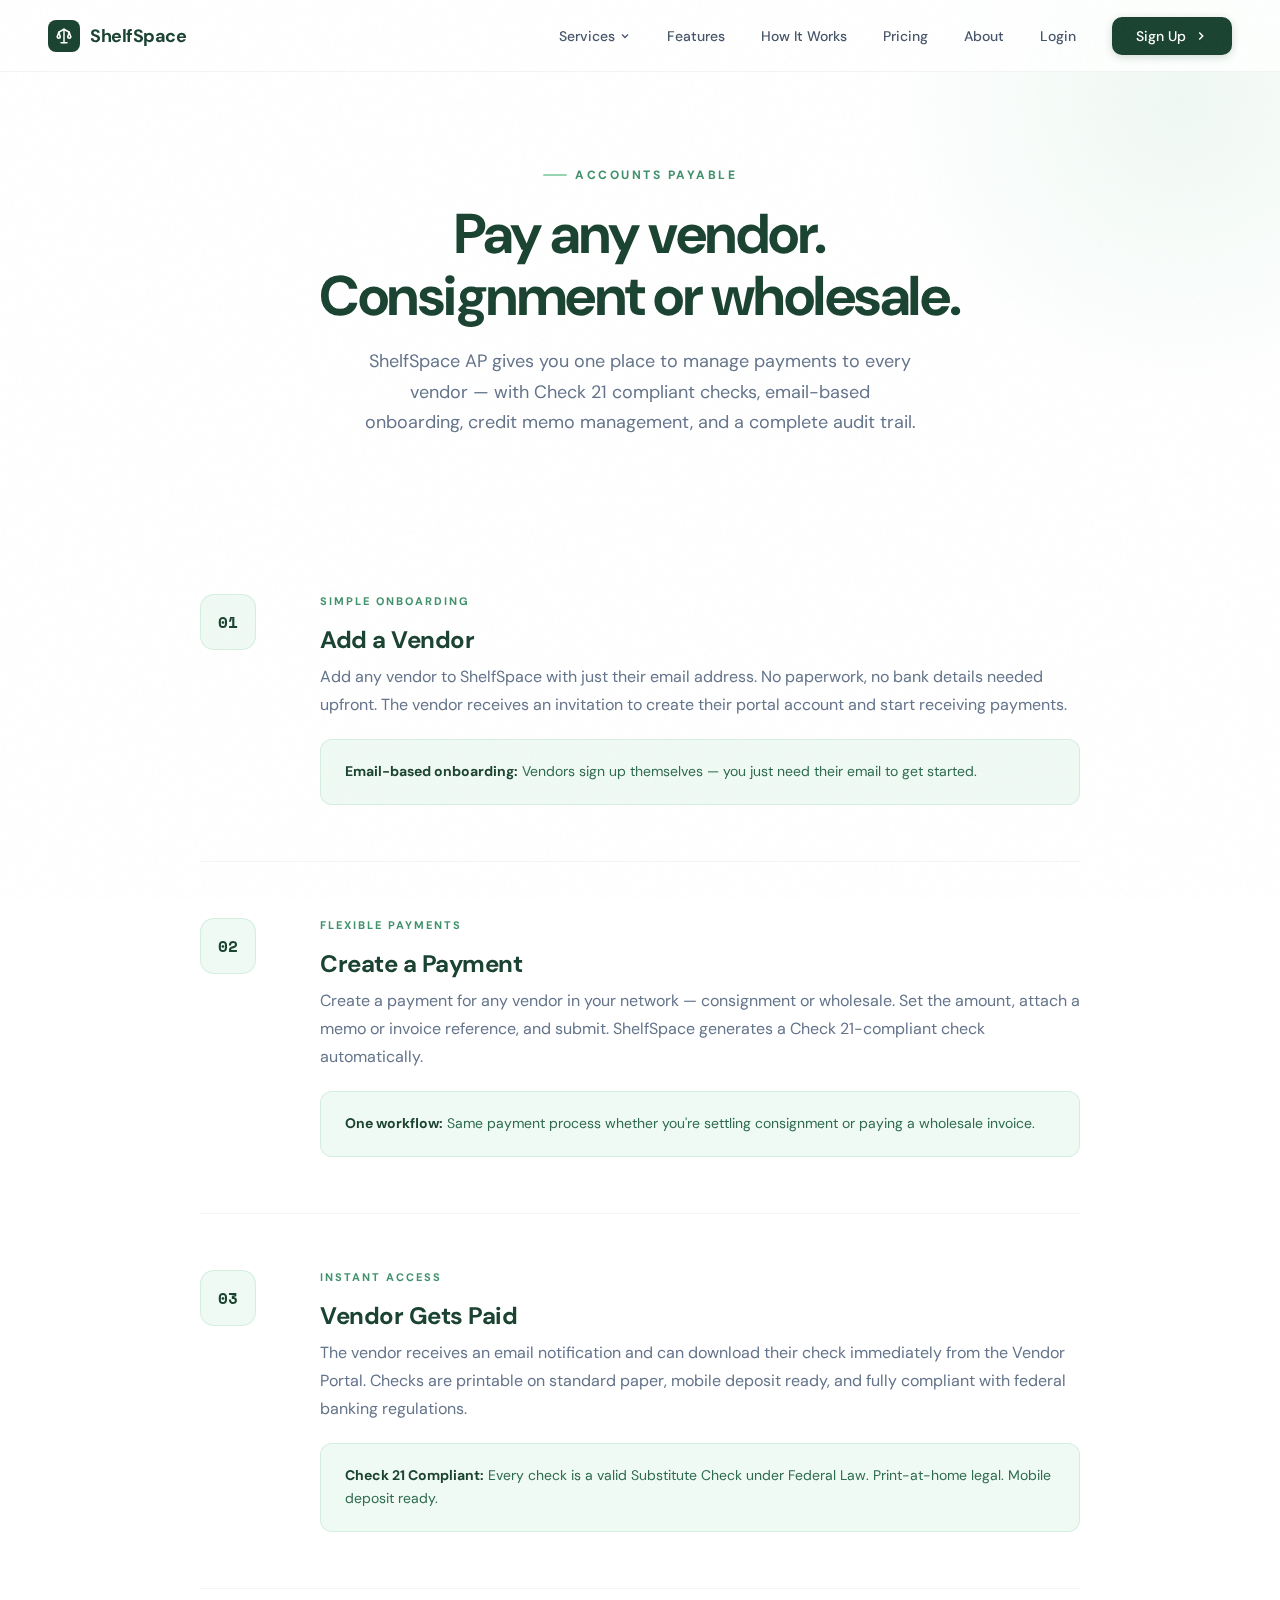
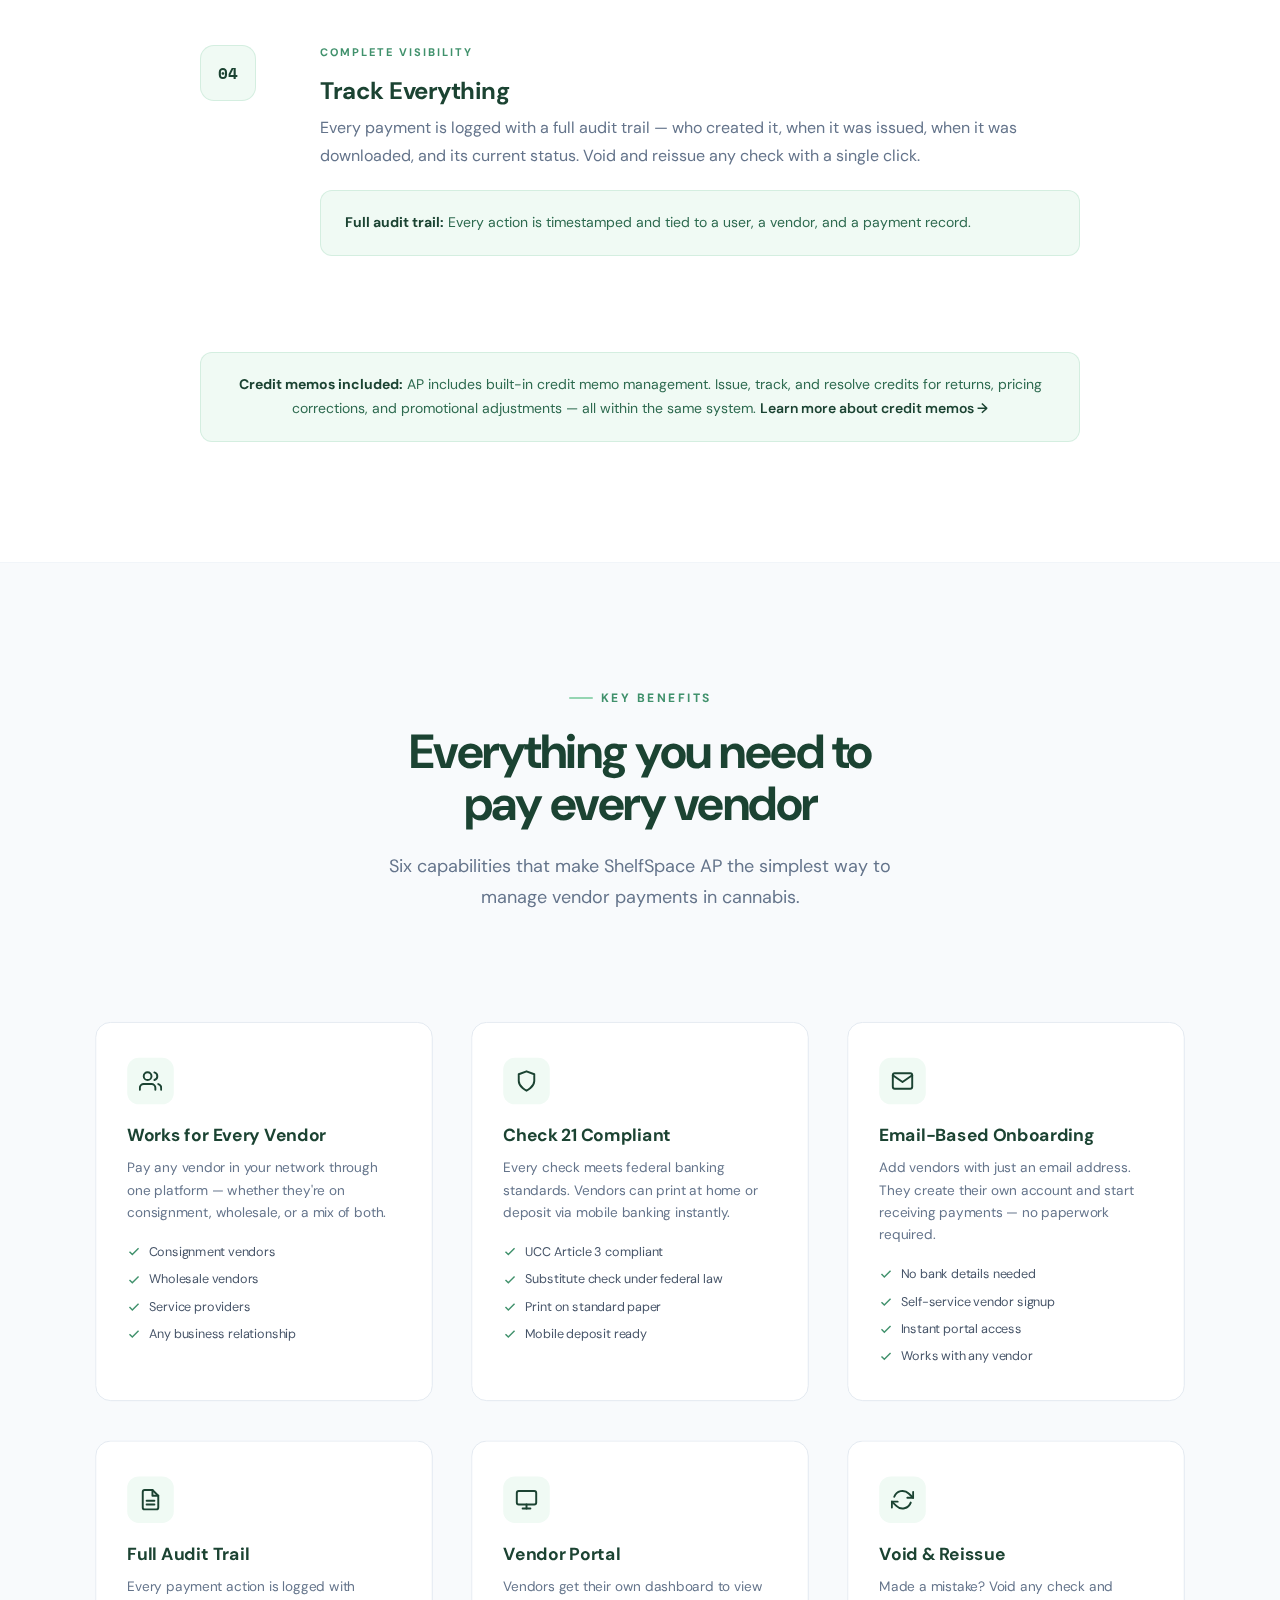
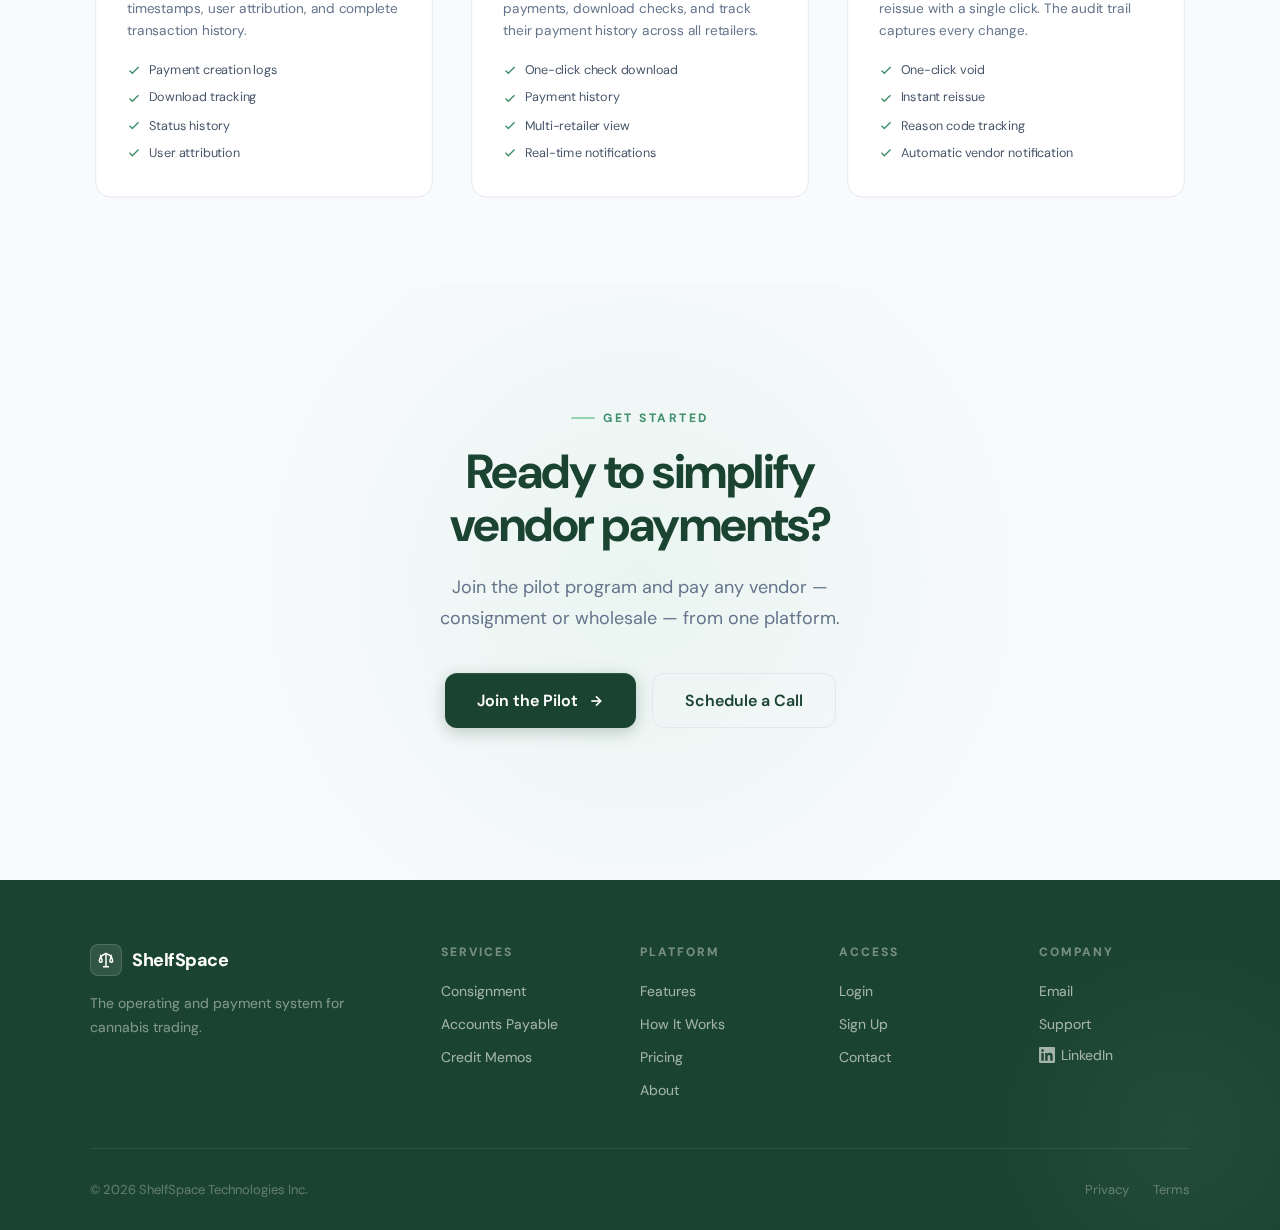
<file: accounts-payable.html>
<!DOCTYPE html>
<html lang="en">
<head>
<meta charset="UTF-8">
<meta name="viewport" content="width=device-width, initial-scale=1.0">
<title>Accounts Payable — ShelfSpace</title>
<meta name="description" content="Pay any vendor — consignment or wholesale — with Check 21 compliant checks, email-based onboarding, and a complete audit trail. Built for cannabis operators.">
<link rel="canonical" href="https://shelfspace.pro/accounts-payable">
<meta property="og:type" content="website">
<meta property="og:url" content="https://shelfspace.pro/accounts-payable">
<meta property="og:title" content="Accounts Payable — ShelfSpace">
<meta property="og:description" content="Pay any vendor — consignment or wholesale — with Check 21 compliant checks, email-based onboarding, and a complete audit trail. Built for cannabis operators.">
<meta property="og:image" content="https://shelfspace.pro/og-image.png">
<meta name="twitter:card" content="summary_large_image">
<meta name="twitter:title" content="Accounts Payable — ShelfSpace">
<meta name="twitter:description" content="Pay any vendor — consignment or wholesale — with Check 21 compliant checks, email-based onboarding, and a complete audit trail. Built for cannabis operators.">
<meta name="twitter:image" content="https://shelfspace.pro/og-image.png">
<link rel="icon" type="image/svg+xml" href="/favicon.svg">
<link rel="preconnect" href="https://fonts.googleapis.com">
<link rel="preconnect" href="https://fonts.gstatic.com" crossorigin>
<link href="https://fonts.googleapis.com/css2?family=DM+Sans:ital,opsz,wght@0,9..40,300;0,9..40,400;0,9..40,500;0,9..40,600;0,9..40,700&family=Space+Mono:wght@400;700&display=swap" rel="stylesheet">
<link rel="stylesheet" href="styles.css">
<style>
  .page-hero { padding-bottom: 40px; }
  .process-section { background: var(--white); padding-top: 60px; }
  .process-container { max-width: 880px; margin: 0 auto; }
  .process-step {
    display: grid; grid-template-columns: 80px 1fr; gap: 40px;
    padding: 56px 0; border-bottom: 1px solid var(--slate-100);
    position: relative;
  }
  .process-step:last-child { border-bottom: none; }
  .process-step-number {
    width: 56px; height: 56px;
    background: var(--green-ghost); border: 1px solid rgba(149,213,178,0.3);
    border-radius: 14px;
    display: flex; align-items: center; justify-content: center;
    font-family: var(--font-mono); font-size: 16px; font-weight: 700; color: var(--green-deep);
    position: sticky; top: 100px;
  }
  .process-step-content h3 {
    font-size: 24px; font-weight: 700; color: var(--green-deep);
    letter-spacing: -0.5px; margin-bottom: 8px;
  }
  .process-step-content .step-tag {
    font-size: 11px; font-weight: 700; letter-spacing: 2px;
    text-transform: uppercase; color: var(--green-mid); margin-bottom: 16px;
    display: block;
  }
  .process-step-content p {
    font-size: 16px; line-height: 1.75; color: var(--slate-500); margin-bottom: 16px;
  }
  .process-step-content p:last-child { margin-bottom: 0; }
  .process-highlight {
    background: var(--green-ghost); border: 1px solid rgba(149,213,178,0.3);
    border-radius: 12px; padding: 20px 24px; margin-top: 20px;
    font-size: 14px; line-height: 1.7; color: var(--green-dark);
  }
  .process-highlight strong { color: var(--green-deep); }

  /* ─── KEY BENEFITS GRID ─── */
  .benefits-section { background: var(--slate-50); border-top: 1px solid var(--slate-100); }
  .benefits-header { text-align: center; max-width: 600px; margin: 0 auto 64px; }
  .benefits-header .section-desc { margin: 0 auto; }
  .deepdive-grid {
    max-width: 1100px; margin: 0 auto; display: grid;
    grid-template-columns: repeat(3, 1fr); gap: 28px;
  }
  .deepdive-card {
    background: var(--white); border: 1px solid var(--slate-200); border-radius: 16px;
    padding: 36px 32px; transition: all 0.4s cubic-bezier(0.22, 1, 0.36, 1);
    position: relative; overflow: hidden;
  }
  .deepdive-card.reveal { transform: translateY(40px) scale(0.97); }
  .deepdive-card.reveal.is-visible { transform: translateY(0) scale(1); }
  .deepdive-card::before { content: ''; position: absolute; top: 0; left: 0; right: 0; height: 3px; background: linear-gradient(90deg, var(--green-accent), var(--green-mid)); opacity: 0; transition: opacity 0.4s; }
  .deepdive-card:hover { transform: translateY(-4px); box-shadow: 0 16px 48px rgba(27,67,50,0.08); border-color: var(--green-accent); }
  .deepdive-card:hover::before { opacity: 1; }
  .deepdive-card-icon {
    width: 48px; height: 48px; background: var(--green-ghost);
    border-radius: 12px; display: flex; align-items: center; justify-content: center;
    margin-bottom: 20px;
  }
  .deepdive-card-icon svg { width: 24px; height: 24px; color: var(--green-deep); }
  .deepdive-card h3 { font-size: 18px; font-weight: 700; color: var(--green-deep); margin-bottom: 10px; }
  .deepdive-card > p { font-size: 14px; line-height: 1.65; color: var(--slate-500); margin-bottom: 20px; }
  .deepdive-list { list-style: none; display: flex; flex-direction: column; gap: 10px; }
  .deepdive-list li {
    display: flex; align-items: center; gap: 8px;
    font-size: 13px; color: var(--slate-600); line-height: 1.4;
  }
  .deepdive-list li svg { flex-shrink: 0; }

  /* ─── FOOTER 5-COLUMN ─── */
  .footer-top { grid-template-columns: 2fr 1fr 1fr 1fr 1fr; }
  @media (max-width: 900px) { .footer-top { grid-template-columns: 1fr 1fr; } }
  @media (max-width: 600px) { .footer-top { grid-template-columns: 1fr; } }

  /* ─── RESPONSIVE ─── */
  @media (max-width: 900px) {
    .process-step { grid-template-columns: 1fr; gap: 16px; }
    .process-step-number { position: static; }
    .deepdive-grid { grid-template-columns: 1fr; max-width: 480px; margin: 0 auto; }
  }

  /* ─── REDUCED MOTION ─── */
  @media (prefers-reduced-motion: reduce) {
    .reveal, .deepdive-card.reveal {
      opacity: 1; transform: none; transition: none;
    }
  }
</style>
<noscript><style>.reveal{opacity:1;transform:none;transition:none;}</style></noscript>
</head>
<body>

<!-- NAV -->
<nav id="nav">
  <a href="/" class="nav-logo">
    <div class="nav-logo-icon"><svg viewBox="0 0 24 24" fill="none" stroke="white" stroke-width="2" stroke-linecap="round" stroke-linejoin="round"><line x1="12" y1="3" x2="12" y2="21"/><line x1="8" y1="21" x2="16" y2="21"/><polyline points="5,7 12,3 19,7"/><polyline points="3,13 5,7 7,13"/><polyline points="17,13 19,7 21,13"/><path d="M3 13a2 2 0 0 0 4 0"/><path d="M17 13a2 2 0 0 0 4 0"/></svg></div>
    <span class="nav-logo-text">ShelfSpace</span>
  </a>
  <ul class="nav-links">
    <li class="nav-dropdown">
      <button class="nav-dropdown-toggle" aria-expanded="false" aria-haspopup="true">Services <svg class="dropdown-chevron" viewBox="0 0 24 24" fill="none" stroke="currentColor" stroke-width="2.5"><polyline points="6 9 12 15 18 9"/></svg></button>
      <div class="nav-dropdown-menu">
        <span class="nav-dropdown-header">Vendor Relationships</span>
        <a href="/consignment">Consignment</a>
        <span class="nav-dropdown-header">Payment Engine</span>
        <a href="/accounts-payable" class="active">Accounts Payable</a>
        <a href="/credit-memos">Credit Memos</a>
      </div>
    </li>
    <li><a href="/features">Features</a></li>
    <li><a href="/how-it-works">How It Works</a></li>
    <li><a href="/pricing">Pricing</a></li>
    <li><a href="/about">About</a></li>
    <li><a href="https://ourshelf.space">Login</a></li>
    <li><a href="/signup" class="nav-cta">Sign Up <svg width="14" height="14" viewBox="0 0 24 24" fill="none" stroke="currentColor" stroke-width="2.5"><polyline points="9 18 15 12 9 6"/></svg></a></li>
  </ul>
  <div class="nav-hamburger" onclick="document.querySelector('.nav-links').classList.toggle('mobile-open'); event.stopPropagation();"><span></span><span></span><span></span></div>
</nav>

<!-- PAGE HERO -->
<div class="page-hero">
  <div class="section-label">Accounts Payable</div>
  <h1 class="section-title">Pay any vendor.<br>Consignment or wholesale.</h1>
  <p class="section-desc">ShelfSpace AP gives you one place to manage payments to every vendor — with Check 21 compliant checks, email-based onboarding, credit memo management, and a complete audit trail.</p>
</div>

<!-- HOW AP WORKS -->
<section class="process-section">
  <div class="process-container">

    <div class="process-step reveal">
      <div class="process-step-number">01</div>
      <div class="process-step-content">
        <span class="step-tag">Simple Onboarding</span>
        <h3>Add a Vendor</h3>
        <p>Add any vendor to ShelfSpace with just their email address. No paperwork, no bank details needed upfront. The vendor receives an invitation to create their portal account and start receiving payments.</p>
        <div class="process-highlight">
          <strong>Email-based onboarding:</strong> Vendors sign up themselves — you just need their email to get started.
        </div>
      </div>
    </div>

    <div class="process-step reveal">
      <div class="process-step-number">02</div>
      <div class="process-step-content">
        <span class="step-tag">Flexible Payments</span>
        <h3>Create a Payment</h3>
        <p>Create a payment for any vendor in your network — consignment or wholesale. Set the amount, attach a memo or invoice reference, and submit. ShelfSpace generates a Check 21-compliant check automatically.</p>
        <div class="process-highlight">
          <strong>One workflow:</strong> Same payment process whether you're settling consignment or paying a wholesale invoice.
        </div>
      </div>
    </div>

    <div class="process-step reveal">
      <div class="process-step-number">03</div>
      <div class="process-step-content">
        <span class="step-tag">Instant Access</span>
        <h3>Vendor Gets Paid</h3>
        <p>The vendor receives an email notification and can download their check immediately from the Vendor Portal. Checks are printable on standard paper, mobile deposit ready, and fully compliant with federal banking regulations.</p>
        <div class="process-highlight">
          <strong>Check 21 Compliant:</strong> Every check is a valid Substitute Check under Federal Law. Print-at-home legal. Mobile deposit ready.
        </div>
      </div>
    </div>

    <div class="process-step reveal">
      <div class="process-step-number">04</div>
      <div class="process-step-content">
        <span class="step-tag">Complete Visibility</span>
        <h3>Track Everything</h3>
        <p>Every payment is logged with a full audit trail — who created it, when it was issued, when it was downloaded, and its current status. Void and reissue any check with a single click.</p>
        <div class="process-highlight">
          <strong>Full audit trail:</strong> Every action is timestamped and tied to a user, a vendor, and a payment record.
        </div>
      </div>
    </div>

  </div>
  <div style="max-width:880px;margin:40px auto 0;">
    <div class="process-highlight reveal" style="text-align:center;">
      <strong>Credit memos included:</strong> AP includes built-in credit memo management. Issue, track, and resolve credits for returns, pricing corrections, and promotional adjustments — all within the same system. <a href="/credit-memos" style="color:var(--green-deep);font-weight:600;text-decoration:none;">Learn more about credit memos &rarr;</a>
    </div>
  </div>
</section>

<!-- KEY BENEFITS -->
<section class="benefits-section">
  <div class="benefits-header">
    <div class="section-label reveal">Key Benefits</div>
    <h2 class="section-title reveal">Everything you need to<br>pay every vendor</h2>
    <p class="section-desc reveal">Six capabilities that make ShelfSpace AP the simplest way to manage vendor payments in cannabis.</p>
  </div>
  <div class="deepdive-grid">

    <div class="deepdive-card reveal">
      <div class="deepdive-card-icon"><svg viewBox="0 0 24 24" fill="none" stroke="currentColor" stroke-width="2" stroke-linecap="round" stroke-linejoin="round"><path d="M17 21v-2a4 4 0 00-4-4H5a4 4 0 00-4 4v2"/><circle cx="9" cy="7" r="4"/><path d="M23 21v-2a4 4 0 00-3-3.87"/><path d="M16 3.13a4 4 0 010 7.75"/></svg></div>
      <h3>Works for Every Vendor</h3>
      <p>Pay any vendor in your network through one platform — whether they're on consignment, wholesale, or a mix of both.</p>
      <ul class="deepdive-list">
        <li><svg width="14" height="14" viewBox="0 0 24 24" fill="none" stroke="#40916c" stroke-width="2.5"><polyline points="20 6 9 17 4 12"/></svg> Consignment vendors</li>
        <li><svg width="14" height="14" viewBox="0 0 24 24" fill="none" stroke="#40916c" stroke-width="2.5"><polyline points="20 6 9 17 4 12"/></svg> Wholesale vendors</li>
        <li><svg width="14" height="14" viewBox="0 0 24 24" fill="none" stroke="#40916c" stroke-width="2.5"><polyline points="20 6 9 17 4 12"/></svg> Service providers</li>
        <li><svg width="14" height="14" viewBox="0 0 24 24" fill="none" stroke="#40916c" stroke-width="2.5"><polyline points="20 6 9 17 4 12"/></svg> Any business relationship</li>
      </ul>
    </div>

    <div class="deepdive-card reveal reveal-delay-1">
      <div class="deepdive-card-icon"><svg viewBox="0 0 24 24" fill="none" stroke="currentColor" stroke-width="2" stroke-linecap="round" stroke-linejoin="round"><path d="M12 22s8-4 8-10V5l-8-3-8 3v7c0 6 8 10 8 10z"/></svg></div>
      <h3>Check 21 Compliant</h3>
      <p>Every check meets federal banking standards. Vendors can print at home or deposit via mobile banking instantly.</p>
      <ul class="deepdive-list">
        <li><svg width="14" height="14" viewBox="0 0 24 24" fill="none" stroke="#40916c" stroke-width="2.5"><polyline points="20 6 9 17 4 12"/></svg> UCC Article 3 compliant</li>
        <li><svg width="14" height="14" viewBox="0 0 24 24" fill="none" stroke="#40916c" stroke-width="2.5"><polyline points="20 6 9 17 4 12"/></svg> Substitute check under federal law</li>
        <li><svg width="14" height="14" viewBox="0 0 24 24" fill="none" stroke="#40916c" stroke-width="2.5"><polyline points="20 6 9 17 4 12"/></svg> Print on standard paper</li>
        <li><svg width="14" height="14" viewBox="0 0 24 24" fill="none" stroke="#40916c" stroke-width="2.5"><polyline points="20 6 9 17 4 12"/></svg> Mobile deposit ready</li>
      </ul>
    </div>

    <div class="deepdive-card reveal reveal-delay-2">
      <div class="deepdive-card-icon"><svg viewBox="0 0 24 24" fill="none" stroke="currentColor" stroke-width="2" stroke-linecap="round" stroke-linejoin="round"><path d="M4 4h16c1.1 0 2 .9 2 2v12c0 1.1-.9 2-2 2H4c-1.1 0-2-.9-2-2V6c0-1.1.9-2 2-2z"/><polyline points="22,6 12,13 2,6"/></svg></div>
      <h3>Email-Based Onboarding</h3>
      <p>Add vendors with just an email address. They create their own account and start receiving payments — no paperwork required.</p>
      <ul class="deepdive-list">
        <li><svg width="14" height="14" viewBox="0 0 24 24" fill="none" stroke="#40916c" stroke-width="2.5"><polyline points="20 6 9 17 4 12"/></svg> No bank details needed</li>
        <li><svg width="14" height="14" viewBox="0 0 24 24" fill="none" stroke="#40916c" stroke-width="2.5"><polyline points="20 6 9 17 4 12"/></svg> Self-service vendor signup</li>
        <li><svg width="14" height="14" viewBox="0 0 24 24" fill="none" stroke="#40916c" stroke-width="2.5"><polyline points="20 6 9 17 4 12"/></svg> Instant portal access</li>
        <li><svg width="14" height="14" viewBox="0 0 24 24" fill="none" stroke="#40916c" stroke-width="2.5"><polyline points="20 6 9 17 4 12"/></svg> Works with any vendor</li>
      </ul>
    </div>

    <div class="deepdive-card reveal">
      <div class="deepdive-card-icon"><svg viewBox="0 0 24 24" fill="none" stroke="currentColor" stroke-width="2" stroke-linecap="round" stroke-linejoin="round"><path d="M14 2H6a2 2 0 00-2 2v16a2 2 0 002 2h12a2 2 0 002-2V8z"/><polyline points="14 2 14 8 20 8"/><line x1="16" y1="13" x2="8" y2="13"/><line x1="16" y1="17" x2="8" y2="17"/></svg></div>
      <h3>Full Audit Trail</h3>
      <p>Every payment action is logged with timestamps, user attribution, and complete transaction history.</p>
      <ul class="deepdive-list">
        <li><svg width="14" height="14" viewBox="0 0 24 24" fill="none" stroke="#40916c" stroke-width="2.5"><polyline points="20 6 9 17 4 12"/></svg> Payment creation logs</li>
        <li><svg width="14" height="14" viewBox="0 0 24 24" fill="none" stroke="#40916c" stroke-width="2.5"><polyline points="20 6 9 17 4 12"/></svg> Download tracking</li>
        <li><svg width="14" height="14" viewBox="0 0 24 24" fill="none" stroke="#40916c" stroke-width="2.5"><polyline points="20 6 9 17 4 12"/></svg> Status history</li>
        <li><svg width="14" height="14" viewBox="0 0 24 24" fill="none" stroke="#40916c" stroke-width="2.5"><polyline points="20 6 9 17 4 12"/></svg> User attribution</li>
      </ul>
    </div>

    <div class="deepdive-card reveal reveal-delay-1">
      <div class="deepdive-card-icon"><svg viewBox="0 0 24 24" fill="none" stroke="currentColor" stroke-width="2" stroke-linecap="round" stroke-linejoin="round"><rect x="2" y="3" width="20" height="14" rx="2" ry="2"/><line x1="8" y1="21" x2="16" y2="21"/><line x1="12" y1="17" x2="12" y2="21"/></svg></div>
      <h3>Vendor Portal</h3>
      <p>Vendors get their own dashboard to view payments, download checks, and track their payment history across all retailers.</p>
      <ul class="deepdive-list">
        <li><svg width="14" height="14" viewBox="0 0 24 24" fill="none" stroke="#40916c" stroke-width="2.5"><polyline points="20 6 9 17 4 12"/></svg> One-click check download</li>
        <li><svg width="14" height="14" viewBox="0 0 24 24" fill="none" stroke="#40916c" stroke-width="2.5"><polyline points="20 6 9 17 4 12"/></svg> Payment history</li>
        <li><svg width="14" height="14" viewBox="0 0 24 24" fill="none" stroke="#40916c" stroke-width="2.5"><polyline points="20 6 9 17 4 12"/></svg> Multi-retailer view</li>
        <li><svg width="14" height="14" viewBox="0 0 24 24" fill="none" stroke="#40916c" stroke-width="2.5"><polyline points="20 6 9 17 4 12"/></svg> Real-time notifications</li>
      </ul>
    </div>

    <div class="deepdive-card reveal reveal-delay-2">
      <div class="deepdive-card-icon"><svg viewBox="0 0 24 24" fill="none" stroke="currentColor" stroke-width="2" stroke-linecap="round" stroke-linejoin="round"><polyline points="23 4 23 10 17 10"/><polyline points="1 20 1 14 7 14"/><path d="M3.51 9a9 9 0 0114.85-3.36L23 10M1 14l4.64 4.36A9 9 0 0020.49 15"/></svg></div>
      <h3>Void & Reissue</h3>
      <p>Made a mistake? Void any check and reissue with a single click. The audit trail captures every change.</p>
      <ul class="deepdive-list">
        <li><svg width="14" height="14" viewBox="0 0 24 24" fill="none" stroke="#40916c" stroke-width="2.5"><polyline points="20 6 9 17 4 12"/></svg> One-click void</li>
        <li><svg width="14" height="14" viewBox="0 0 24 24" fill="none" stroke="#40916c" stroke-width="2.5"><polyline points="20 6 9 17 4 12"/></svg> Instant reissue</li>
        <li><svg width="14" height="14" viewBox="0 0 24 24" fill="none" stroke="#40916c" stroke-width="2.5"><polyline points="20 6 9 17 4 12"/></svg> Reason code tracking</li>
        <li><svg width="14" height="14" viewBox="0 0 24 24" fill="none" stroke="#40916c" stroke-width="2.5"><polyline points="20 6 9 17 4 12"/></svg> Automatic vendor notification</li>
      </ul>
    </div>

  </div>
</section>

<!-- CTA -->
<section class="cta-section">
  <div class="cta-content">
    <div class="section-label reveal">Get Started</div>
    <h2 class="section-title reveal">Ready to simplify<br>vendor payments?</h2>
    <p class="section-desc reveal">Join the pilot program and pay any vendor — consignment or wholesale — from one platform.</p>
    <div class="cta-actions reveal">
      <a href="/signup" class="btn-primary">Join the Pilot <svg width="16" height="16" viewBox="0 0 24 24" fill="none" stroke="currentColor" stroke-width="2.5"><line x1="5" y1="12" x2="19" y2="12"/><polyline points="12 5 19 12 12 19"/></svg></a>
      <a href="/contact" class="btn-secondary">Schedule a Call</a>
    </div>
  </div>
</section>

<!-- FOOTER -->
<footer>
  <div class="footer-top">
    <div class="footer-brand">
      <a href="/" class="nav-logo"><div class="nav-logo-icon"><svg viewBox="0 0 24 24" fill="none" stroke="white" stroke-width="2"><line x1="12" y1="3" x2="12" y2="21"/><line x1="8" y1="21" x2="16" y2="21"/><polyline points="5,7 12,3 19,7"/><polyline points="3,13 5,7 7,13"/><polyline points="17,13 19,7 21,13"/><path d="M3 13a2 2 0 0 0 4 0"/><path d="M17 13a2 2 0 0 0 4 0"/></svg></div><span class="nav-logo-text">ShelfSpace</span></a>
      <p>The operating and payment system for cannabis trading.</p>
    </div>
    <div class="footer-col"><h4>Services</h4><ul><li><a href="/consignment">Consignment</a></li><li><a href="/accounts-payable">Accounts Payable</a></li><li class="footer-sub-item"><a href="/credit-memos">Credit Memos</a></li></ul></div>
    <div class="footer-col"><h4>Platform</h4><ul><li><a href="/features">Features</a></li><li><a href="/how-it-works">How It Works</a></li><li><a href="/pricing">Pricing</a></li><li><a href="/about">About</a></li></ul></div>
    <div class="footer-col"><h4>Access</h4><ul><li><a href="https://ourshelf.space">Login</a></li><li><a href="/signup">Sign Up</a></li><li><a href="/contact">Contact</a></li></ul></div>
    <div class="footer-col"><h4>Company</h4><ul><li><a href="mailto:chris@shelfspace.pro">Email</a></li><li><a href="mailto:support@shelfspace.pro">Support</a></li><li><a href="https://linkedin.com/company/shelfspace-pro" target="_blank" rel="noopener" class="footer-social-link"><svg width="16" height="16" viewBox="0 0 24 24" fill="currentColor"><path d="M20.447 20.452h-3.554v-5.569c0-1.328-.027-3.037-1.852-3.037-1.853 0-2.136 1.445-2.136 2.939v5.667H9.351V9h3.414v1.561h.046c.477-.9 1.637-1.85 3.37-1.85 3.601 0 4.267 2.37 4.267 5.455v6.286zM5.337 7.433a2.062 2.062 0 01-2.063-2.065 2.064 2.064 0 112.063 2.065zm1.782 13.019H3.555V9h3.564v11.452zM22.225 0H1.771C.792 0 0 .774 0 1.729v20.542C0 23.227.792 24 1.771 24h20.451C23.2 24 24 23.227 24 22.271V1.729C24 .774 23.2 0 22.222 0h.003z"/></svg> LinkedIn</a></li></ul></div>
  </div>
  <div class="footer-bottom"><p>&copy; 2026 ShelfSpace Technologies Inc.</p><div class="footer-bottom-links"><a href="/privacy">Privacy</a><a href="/terms">Terms</a></div></div>
</footer>

<script src="demo-modal.js"></script>
<script>
(function() {
  /* ── Nav scroll state ── */
  var nav = document.getElementById('nav');
  nav.classList.toggle('scrolled', window.scrollY > 20);
  window.addEventListener('scroll', function() {
    nav.classList.toggle('scrolled', window.scrollY > 20);
  }, { passive: true });

  /* ── Scroll-Triggered Reveals ── */
  var revealObserver = new IntersectionObserver(function(entries) {
    entries.forEach(function(entry) {
      if (entry.isIntersecting) {
        entry.target.classList.add('is-visible');
        revealObserver.unobserve(entry.target);
      }
    });
  }, { threshold: 0.1 });
  document.querySelectorAll('.reveal').forEach(function(el) { revealObserver.observe(el); });

  /* ── Mobile dropdown toggle ── */
  document.querySelectorAll('.nav-dropdown-toggle').forEach(function(btn) {
    btn.addEventListener('click', function(e) {
      e.preventDefault();
      var parent = btn.closest('.nav-dropdown');
      parent.classList.toggle('open');
      btn.setAttribute('aria-expanded', parent.classList.contains('open'));
    });
  });
})();
</script>
</body>
</html>
</file>
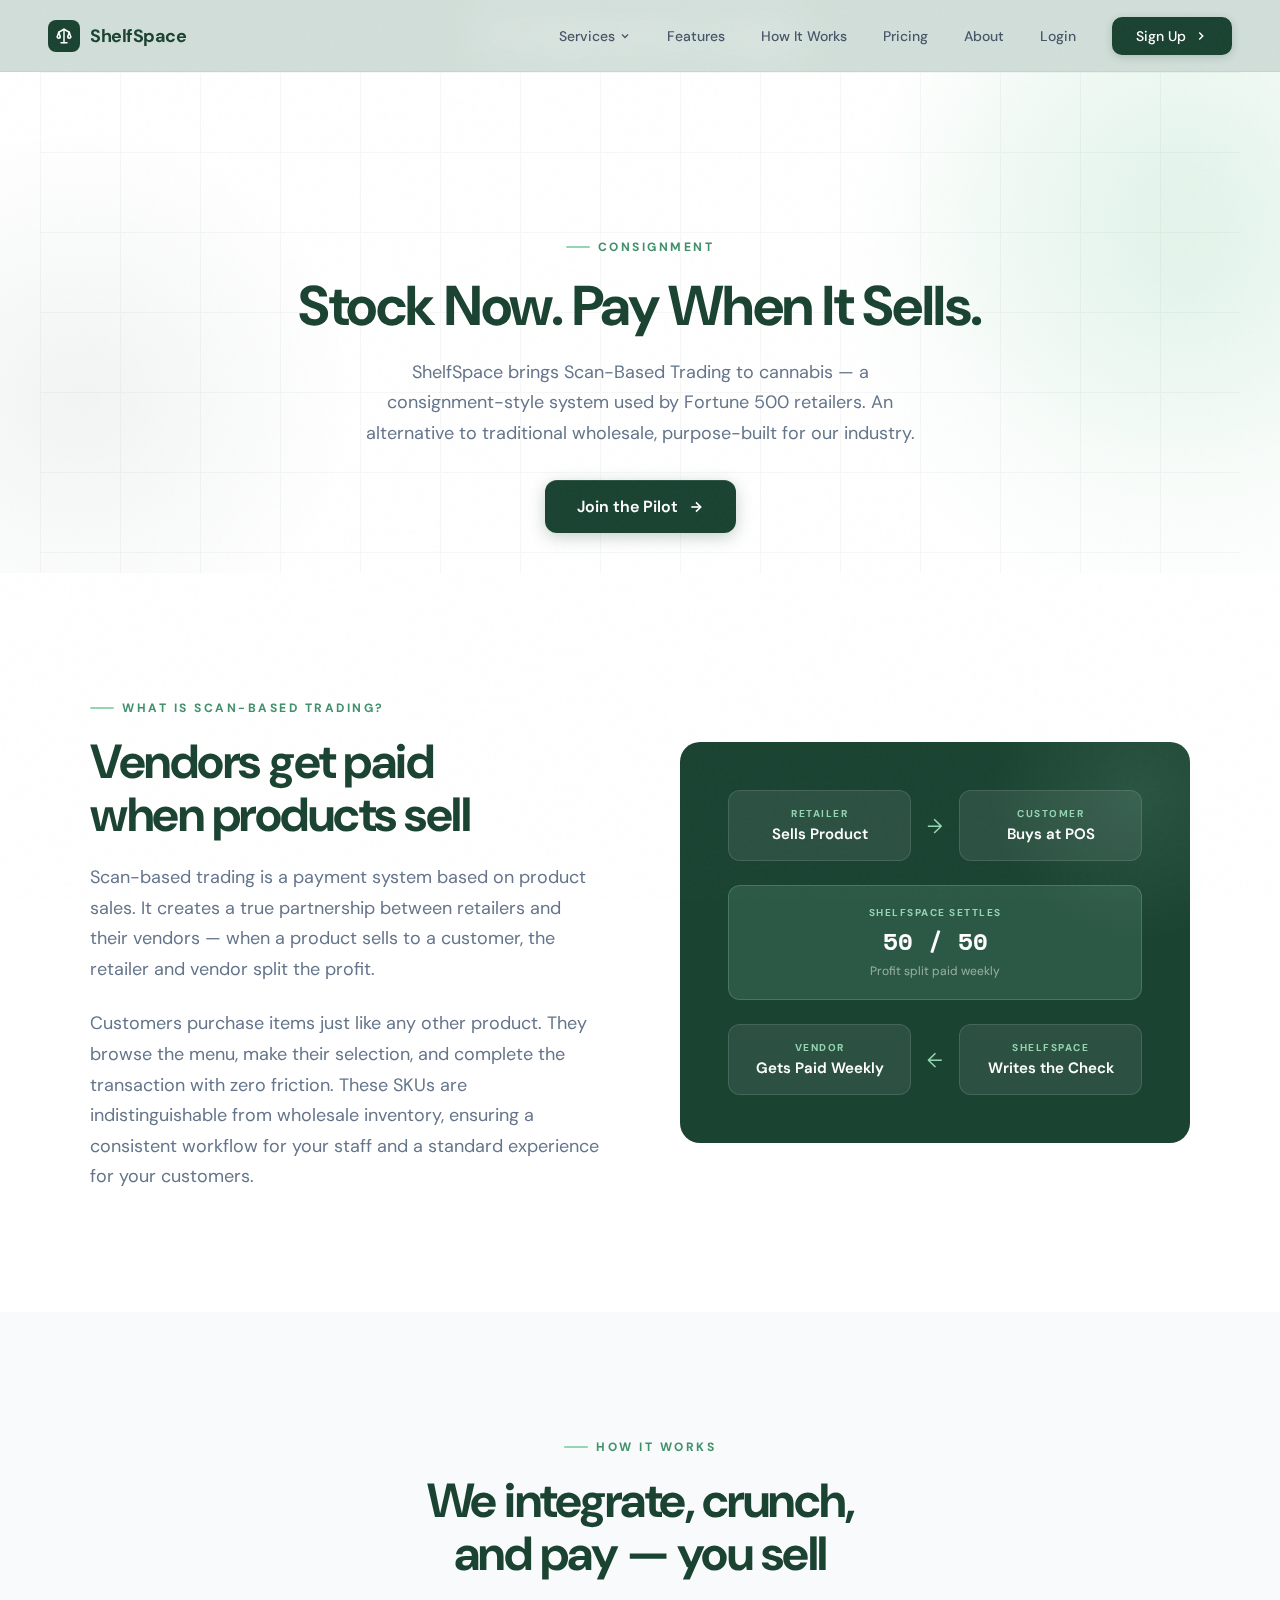
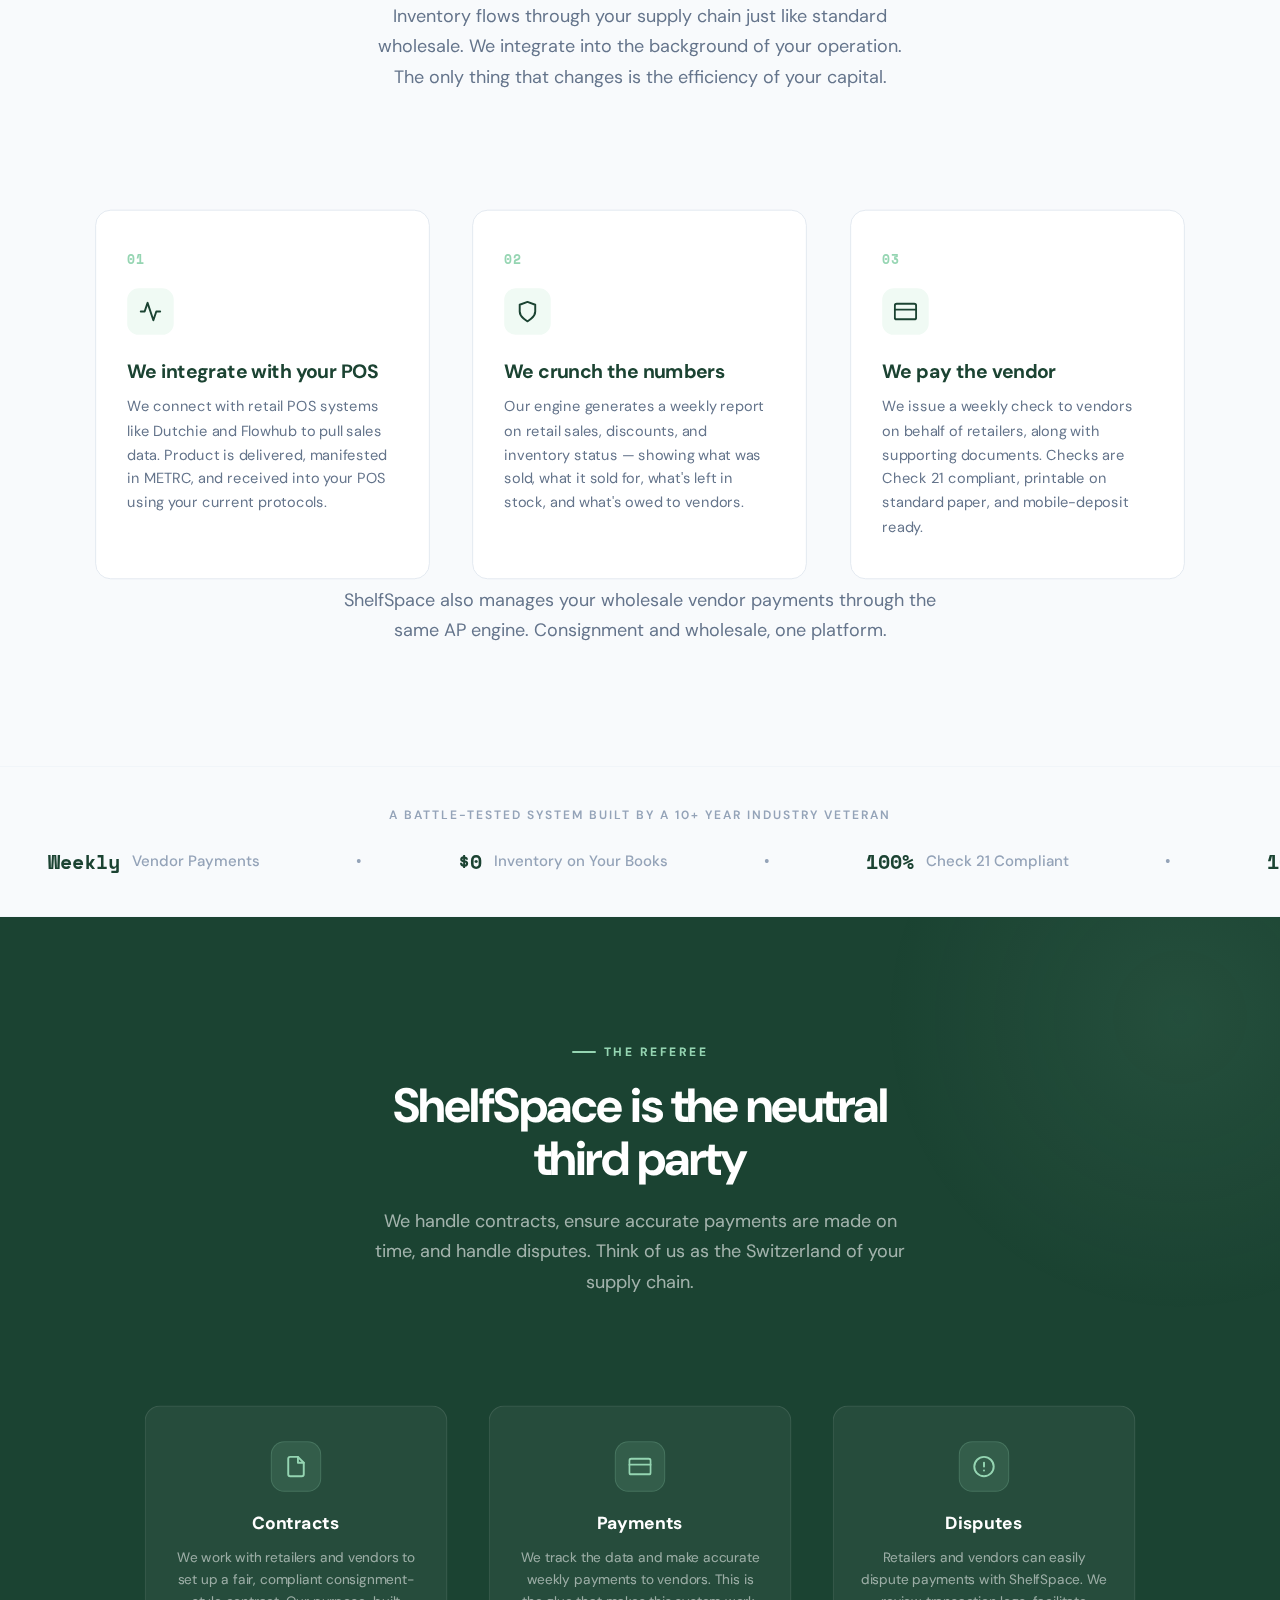
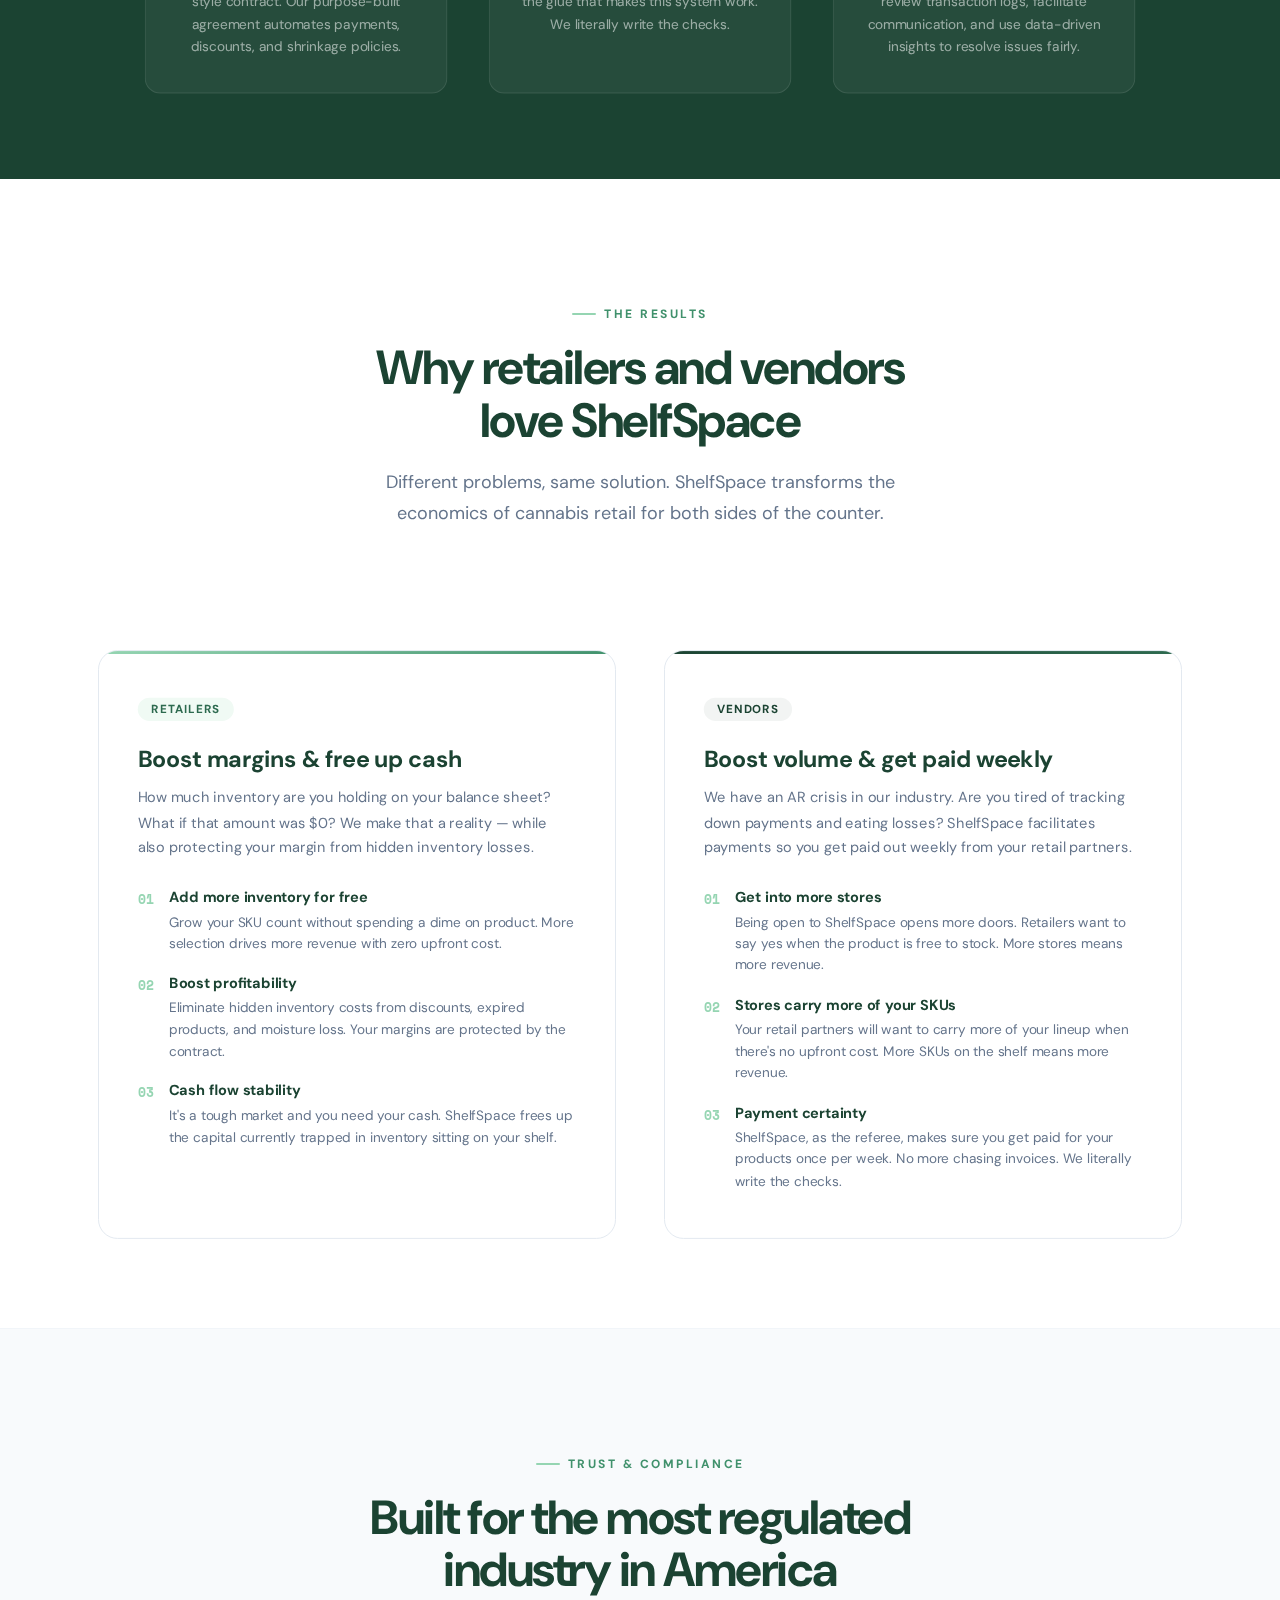
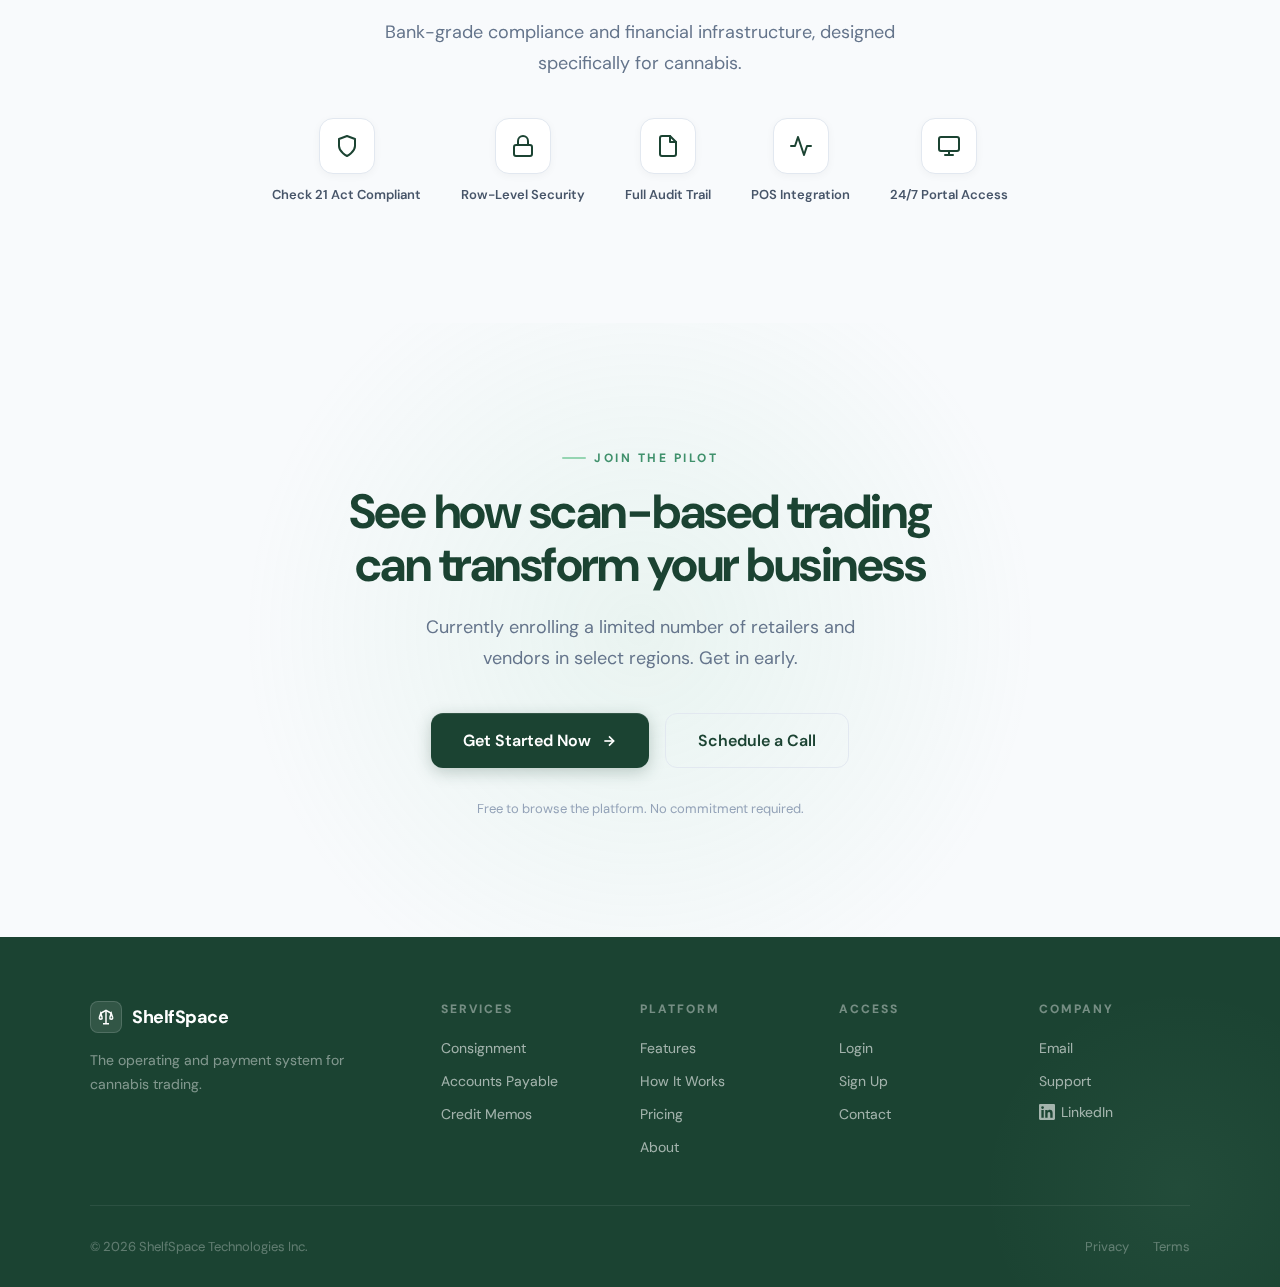
<file: consignment.html>
<!DOCTYPE html>
<html lang="en">
<head>
<meta charset="UTF-8">
<meta name="viewport" content="width=device-width, initial-scale=1.0">
<title>Consignment — ShelfSpace</title>
<meta name="description" content="Stock now, pay when it sells. ShelfSpace brings scan-based trading to cannabis — automated weekly settlements, vendor payments, and real-time inventory tracking.">
<link rel="canonical" href="https://shelfspace.pro/consignment">
<meta property="og:type" content="website">
<meta property="og:url" content="https://shelfspace.pro/consignment">
<meta property="og:title" content="Consignment — ShelfSpace">
<meta property="og:description" content="Stock now, pay when it sells. ShelfSpace brings scan-based trading to cannabis — automated weekly settlements, vendor payments, and real-time inventory tracking.">
<meta property="og:image" content="https://shelfspace.pro/og-image.png">
<meta name="twitter:card" content="summary_large_image">
<meta name="twitter:title" content="Consignment — ShelfSpace">
<meta name="twitter:description" content="Stock now, pay when it sells. ShelfSpace brings scan-based trading to cannabis — automated weekly settlements, vendor payments, and real-time inventory tracking.">
<meta name="twitter:image" content="https://shelfspace.pro/og-image.png">
<link rel="icon" type="image/svg+xml" href="/favicon.svg">
<link rel="preconnect" href="https://fonts.googleapis.com">
<link rel="preconnect" href="https://fonts.gstatic.com" crossorigin>
<link href="https://fonts.googleapis.com/css2?family=DM+Sans:ital,opsz,wght@0,9..40,300;0,9..40,400;0,9..40,500;0,9..40,600;0,9..40,700&family=Space+Mono:wght@400;700&display=swap" rel="stylesheet">
<link rel="stylesheet" href="styles.css">
<style>
  @keyframes float { 0%, 100% { transform: translateY(0px); } 50% { transform: translateY(-12px); } }
  @keyframes ticker-scroll { from { transform: translateX(0); } to { transform: translateX(-50%); } }

  /* ─── HERO ENHANCEMENTS ─── */
  .page-hero { padding-bottom: 40px; }
  .hero-bg-gradient { position: absolute; top: -30%; right: -20%; width: 700px; height: 700px; background: radial-gradient(circle, rgba(149,213,178,0.18) 0%, rgba(149,213,178,0) 70%); animation: float 8s ease-in-out infinite; pointer-events: none; }
  .hero-bg-gradient-2 { position: absolute; bottom: -20%; left: -15%; width: 550px; height: 550px; background: radial-gradient(circle, rgba(27,67,50,0.06) 0%, rgba(27,67,50,0) 70%); animation: float 10s ease-in-out infinite; animation-delay: -3s; pointer-events: none; }
  .hero-grid-lines { position: absolute; top: 0; left: 50%; transform: translateX(-50%); width: 1200px; height: 100%; opacity: 0.035; background-image: linear-gradient(var(--green-deep) 1px, transparent 1px), linear-gradient(90deg, var(--green-deep) 1px, transparent 1px); background-size: 80px 80px; pointer-events: none; }
  .page-hero .section-label,
  .page-hero .section-title,
  .page-hero .section-desc { opacity: 0; transform: translateY(30px); }
  .page-hero .section-label { transition: opacity 0.8s cubic-bezier(0.22,1,0.36,1), transform 0.8s cubic-bezier(0.22,1,0.36,1); }
  .page-hero .section-title { transition: opacity 0.8s cubic-bezier(0.22,1,0.36,1) 0.1s, transform 0.8s cubic-bezier(0.22,1,0.36,1) 0.1s; }
  .page-hero .section-desc { transition: opacity 0.8s cubic-bezier(0.22,1,0.36,1) 0.25s, transform 0.8s cubic-bezier(0.22,1,0.36,1) 0.25s; }
  .page-hero.hero-loaded .section-label,
  .page-hero.hero-loaded .section-title,
  .page-hero.hero-loaded .section-desc { opacity: 1; transform: translateY(0); }

  /* ─── WHAT IS SBT ─── */
  .sbt-section { padding: 120px 48px; background: var(--white); }
  .sbt-container { max-width: 1100px; margin: 0 auto; display: grid; grid-template-columns: 1fr 1fr; gap: 80px; align-items: center; }
  .sbt-visual {
    background: var(--green-deep); border-radius: 20px; padding: 48px; position: relative; overflow: hidden;
    display: flex; flex-direction: column; gap: 24px; min-height: 400px; justify-content: center;
  }
  .sbt-visual::before { content: ''; position: absolute; top: -100px; right: -100px; width: 300px; height: 300px; background: radial-gradient(circle, rgba(149,213,178,0.12), transparent 70%); }
  .sbt-visual-row { display: flex; align-items: center; gap: 16px; position: relative; z-index: 1; }
  .sbt-visual-entity { background: rgba(255,255,255,0.08); border: 1px solid rgba(255,255,255,0.12); border-radius: 12px; padding: 16px 20px; flex: 1; text-align: center; }
  .sbt-visual-entity .label { font-size: 10px; font-weight: 700; text-transform: uppercase; letter-spacing: 1.5px; color: var(--green-accent); margin-bottom: 4px; }
  .sbt-visual-entity .name { font-size: 15px; font-weight: 600; color: var(--white); }
  .sbt-visual-arrow { color: var(--green-accent); font-size: 20px; flex-shrink: 0; }
  .sbt-visual-center { background: rgba(149,213,178,0.15); border: 1px solid rgba(149,213,178,0.25); border-radius: 12px; padding: 20px; text-align: center; position: relative; z-index: 1; }
  .sbt-visual-center .label { font-size: 10px; font-weight: 700; text-transform: uppercase; letter-spacing: 1.5px; color: var(--green-accent); margin-bottom: 4px; }
  .sbt-visual-center .value { font-family: var(--font-mono); font-size: 24px; font-weight: 700; color: var(--white); }
  .sbt-visual-center .desc { font-size: 12px; color: rgba(255,255,255,0.5); margin-top: 4px; }
  .sbt-visual-row-reveal {
    opacity: 0; transform: translateY(20px);
    transition: opacity 0.6s cubic-bezier(0.22, 1, 0.36, 1),
                transform 0.6s cubic-bezier(0.22, 1, 0.36, 1);
  }
  .sbt-visual.is-visible .sbt-visual-row-reveal { opacity: 1; transform: translateY(0); }
  .sbt-visual.is-visible .sbt-visual-row-reveal:nth-child(1) { transition-delay: 0.2s; }
  .sbt-visual.is-visible .sbt-visual-row-reveal:nth-child(2) { transition-delay: 0.5s; }
  .sbt-visual.is-visible .sbt-visual-row-reveal:nth-child(3) { transition-delay: 0.8s; }

  /* ─── HOW IT WORKS ─── */
  .how-section { background: var(--slate-50); }
  .how-header { text-align: center; max-width: 600px; margin: 0 auto 72px; }
  .how-header .section-desc { margin: 0 auto; }
  .how-grid { max-width: 1100px; margin: 0 auto; display: grid; grid-template-columns: repeat(3, 1fr); gap: 32px; }
  .how-card {
    background: var(--white); border: 1px solid var(--slate-200);
    border-radius: 16px; padding: 40px 32px;
    transition: all 0.4s cubic-bezier(0.22, 1, 0.36, 1);
    position: relative; overflow: hidden;
  }
  .how-card::before { content: ''; position: absolute; top: 0; left: 0; right: 0; height: 3px; background: linear-gradient(90deg, var(--green-accent), var(--green-mid)); opacity: 0; transition: opacity 0.4s; }
  .how-card:hover { transform: translateY(-4px); box-shadow: 0 16px 48px rgba(27, 67, 50, 0.1); border-color: var(--green-accent); }
  .how-card:hover::before { opacity: 1; }
  .how-step { font-family: var(--font-mono); font-size: 13px; font-weight: 700; color: var(--green-accent); margin-bottom: 20px; letter-spacing: 1px; }
  .how-icon { width: 48px; height: 48px; background: var(--green-ghost); border-radius: 12px; display: flex; align-items: center; justify-content: center; margin-bottom: 24px; }
  .how-icon svg { width: 24px; height: 24px; color: var(--green-deep); }
  .how-card h3 { font-size: 20px; font-weight: 700; color: var(--green-deep); margin-bottom: 12px; letter-spacing: -0.3px; }
  .how-card p { font-size: 15px; line-height: 1.65; color: var(--slate-500); }
  .how-card.reveal, .referee-card.reveal, .results-card.reveal {
    transform: translateY(40px) scale(0.97);
  }
  .how-card.reveal.is-visible, .referee-card.reveal.is-visible, .results-card.reveal.is-visible {
    transform: translateY(0) scale(1);
  }

  /* ─── TICKER ─── */
  .ticker-section { padding: 40px 0; border-top: 1px solid var(--slate-100); border-bottom: 1px solid var(--slate-100); overflow: hidden; background: var(--slate-50); }
  .ticker-label { text-align: center; font-size: 12px; font-weight: 600; letter-spacing: 2px; text-transform: uppercase; color: var(--slate-400); margin-bottom: 24px; }
  .ticker-track { display: flex; width: max-content; animation: ticker-scroll 35s linear infinite; }
  .ticker-track:hover { animation-play-state: paused; }
  .ticker-item { display: flex; align-items: center; gap: 12px; padding: 0 48px; white-space: nowrap; font-size: 15px; font-weight: 500; color: var(--slate-400); }
  .ticker-item .ticker-stat { font-family: var(--font-mono); font-size: 20px; font-weight: 700; color: var(--green-deep); }

  /* ─── POS TICKER ─── */
  .pos-ticker { padding: 48px 0; background: var(--white); overflow: hidden; }
  .pos-ticker-label { text-align: center; font-size: 12px; font-weight: 600; letter-spacing: 2px; text-transform: uppercase; color: var(--slate-400); margin-bottom: 28px; }
  .pos-ticker-track { display: flex; width: max-content; animation: ticker-scroll 30s linear infinite; }
  .pos-ticker-track:hover { animation-play-state: paused; }
  .pos-ticker-logo { height: 120px; padding: 0 48px; opacity: 0.45; filter: grayscale(100%); transition: opacity 0.3s, filter 0.3s; }
  .pos-ticker-logo:hover { opacity: 0.9; filter: grayscale(0%); }

  /* ─── REFEREE SECTION ─── */
  .referee-section { background: var(--green-deep); position: relative; overflow: hidden; }
  .referee-section::before { content: ''; position: absolute; top: -200px; right: -200px; width: 600px; height: 600px; background: radial-gradient(circle, rgba(149,213,178,0.08), transparent 70%); transform: translateY(var(--parallax-y, 0)); will-change: transform; }
  .referee-header { text-align: center; max-width: 600px; margin: 0 auto 64px; position: relative; }
  .referee-header .section-label { color: var(--green-accent); }
  .referee-header .section-title { color: var(--white); }
  .referee-header .section-desc { color: rgba(255,255,255,0.6); margin: 0 auto; }
  .referee-grid { max-width: 1000px; margin: 0 auto; display: grid; grid-template-columns: repeat(3, 1fr); gap: 32px; position: relative; }
  .referee-card {
    background: rgba(255,255,255,0.05); border: 1px solid rgba(255,255,255,0.1);
    border-radius: 16px; padding: 36px 28px; text-align: center;
    backdrop-filter: blur(8px);
    transition: all 0.4s cubic-bezier(0.22, 1, 0.36, 1);
  }
  .referee-card:hover { background: rgba(255,255,255,0.08); border-color: rgba(149,213,178,0.3); transform: translateY(-4px); }
  .referee-card-icon { width: 52px; height: 52px; background: rgba(149,213,178,0.12); border: 1px solid rgba(149,213,178,0.2); border-radius: 14px; display: flex; align-items: center; justify-content: center; margin: 0 auto 20px; }
  .referee-card-icon svg { width: 24px; height: 24px; color: var(--green-accent); }
  .referee-card h3 { font-size: 18px; font-weight: 700; color: var(--white); margin-bottom: 12px; }
  .referee-card p { font-size: 14px; line-height: 1.65; color: rgba(255,255,255,0.55); }

  /* ─── RESULTS / PERSONAS ─── */
  .results-section { background: var(--white); }
  .results-header { text-align: center; max-width: 560px; margin: 0 auto 72px; }
  .results-header .section-desc { margin: 0 auto; }
  .results-grid { max-width: 1100px; margin: 0 auto; display: grid; grid-template-columns: 1fr 1fr; gap: 32px; }
  .results-card {
    border: 1px solid var(--slate-200); border-radius: 20px; padding: 48px 40px;
    transition: all 0.4s cubic-bezier(0.22, 1, 0.36, 1); position: relative; overflow: hidden;
  }
  .results-card:hover { transform: translateY(-4px); box-shadow: 0 16px 48px rgba(27,67,50,0.08); }
  .results-card::before { content: ''; position: absolute; top: 0; left: 0; right: 0; height: 3px; }
  .results-card.retailer::before { background: linear-gradient(90deg, var(--green-accent), var(--green-mid)); }
  .results-card.vendor::before { background: linear-gradient(90deg, var(--green-deep), var(--green-dark)); }
  .results-tag {
    display: inline-flex; padding: 4px 14px; border-radius: 100px;
    font-size: 12px; font-weight: 700; letter-spacing: 1px; text-transform: uppercase; margin-bottom: 24px;
  }
  .results-tag.retailer { background: var(--green-ghost); color: var(--green-dark); }
  .results-tag.vendor { background: rgba(27,67,50,0.06); color: var(--green-deep); }
  .results-card h3 { font-size: 24px; font-weight: 700; color: var(--green-deep); margin-bottom: 12px; letter-spacing: -0.5px; }
  .results-card > p { font-size: 15px; line-height: 1.7; color: var(--slate-500); margin-bottom: 28px; }
  .results-list { list-style: none; display: flex; flex-direction: column; gap: 20px; }
  .results-list li { display: flex; gap: 16px; }
  .results-list .num { font-family: var(--font-mono); font-size: 13px; font-weight: 700; color: var(--green-accent); flex-shrink: 0; margin-top: 2px; }
  .results-list h4 { font-size: 15px; font-weight: 700; color: var(--green-deep); margin-bottom: 4px; }
  .results-list p { font-size: 14px; line-height: 1.6; color: var(--slate-500); }

  /* ─── CREDIBILITY ─── */
  .credibility-section { background: var(--slate-50); border-top: 1px solid var(--slate-100); }
  .credibility-container { max-width: 800px; margin: 0 auto; text-align: center; }
  .credibility-container .section-desc { margin: 0 auto 40px; }
  .credibility-badges { display: flex; justify-content: center; gap: 40px; flex-wrap: wrap; }
  .credibility-badge { display: flex; flex-direction: column; align-items: center; gap: 12px; }
  .credibility-badge-icon { width: 56px; height: 56px; background: var(--white); border: 1px solid var(--slate-200); border-radius: 14px; display: flex; align-items: center; justify-content: center; box-shadow: 0 2px 8px rgba(0,0,0,0.04); }
  .credibility-badge-icon svg { width: 24px; height: 24px; color: var(--green-deep); }
  .credibility-badge span { font-size: 13px; font-weight: 600; color: var(--slate-600); }

  /* ─── CTA PARALLAX ─── */
  .cta-section::before { transform: translate(-50%,-50%) translateY(var(--parallax-y, 0)); will-change: transform; }

  /* ─── NAV DROPDOWN ─── */
  .nav-dropdown { position: relative; }
  .nav-dropdown-toggle {
    display: inline-flex; align-items: center; gap: 4px;
    background: none; border: none; cursor: pointer;
    font-family: var(--font-display); font-size: 14px; font-weight: 500;
    color: var(--slate-600); padding: 0; transition: color 0.2s;
  }
  .nav-dropdown-toggle:hover { color: var(--green-deep); }
  .dropdown-chevron { width: 14px; height: 14px; transition: transform 0.2s; }
  .nav-dropdown.open .dropdown-chevron { transform: rotate(180deg); }
  .nav-dropdown-menu {
    position: absolute; top: calc(100% + 12px); left: 50%; transform: translateX(-50%);
    background: var(--white); border: 1px solid var(--slate-200); border-radius: 12px;
    padding: 8px; min-width: 180px;
    box-shadow: 0 8px 32px rgba(27,67,50,0.12);
    opacity: 0; visibility: hidden; transition: opacity 0.2s, visibility 0.2s;
  }
  .nav-dropdown:hover .nav-dropdown-menu,
  .nav-dropdown.open .nav-dropdown-menu { opacity: 1; visibility: visible; }
  .nav-dropdown-menu a {
    display: block; padding: 10px 16px; border-radius: 8px;
    font-size: 14px; font-weight: 500; color: var(--slate-600);
    text-decoration: none; transition: background 0.15s, color 0.15s;
  }
  .nav-dropdown-menu a:hover { background: var(--green-ghost); color: var(--green-deep); }
  .nav-dropdown-menu a.active { color: var(--green-deep); font-weight: 600; }

  /* ─── FOOTER 5-COL ─── */
  .footer-top { grid-template-columns: 2fr 1fr 1fr 1fr 1fr; }
  @media (max-width: 900px) { .footer-top { grid-template-columns: 1fr 1fr; } }
  @media (max-width: 600px) { .footer-top { grid-template-columns: 1fr; } }

  /* ─── RESPONSIVE ─── */
  @media (max-width: 900px) {
    .sbt-section { padding: 80px 24px; }
    .sbt-container { grid-template-columns: 1fr; gap: 48px; }
    .how-grid { grid-template-columns: 1fr; max-width: 480px; }
    .referee-grid { grid-template-columns: 1fr; max-width: 400px; margin: 0 auto; }
    .results-grid { grid-template-columns: 1fr; max-width: 520px; margin: 0 auto; }
    .credibility-badges { gap: 24px; }
    .pos-ticker-logo { height: 100px; padding: 0 36px; }
    .pos-ticker { padding: 36px 0; }
    .pos-ticker-track { animation-duration: 15s; }
    .nav-dropdown-menu { left: 0; transform: none; }
  }
  @media (max-width: 600px) {
    .pos-ticker-logo { height: 80px; padding: 0 28px; }
    .pos-ticker-track { animation-duration: 12s; }
  }

  /* ─── REDUCED MOTION ─── */
  @media (prefers-reduced-motion: reduce) {
    .reveal, .how-card.reveal, .referee-card.reveal, .results-card.reveal {
      opacity: 1; transform: none; transition: none;
    }
    .sbt-visual-row-reveal { opacity: 1; transform: none; transition: none; }
    .page-hero .section-label,
    .page-hero .section-title,
    .page-hero .section-desc {
      opacity: 1; transform: none; transition: none;
    }
    .hero-bg-gradient, .hero-bg-gradient-2 { animation: none; }
  }
</style>
<noscript><style>.reveal,.sbt-visual-row-reveal,.page-hero .section-label,.page-hero .section-title,.page-hero .section-desc{opacity:1;transform:none;transition:none;}</style></noscript>
</head>
<body>

<!-- NAV -->
<nav id="nav">
  <a href="/" class="nav-logo">
    <div class="nav-logo-icon"><svg viewBox="0 0 24 24" fill="none" stroke="white" stroke-width="2" stroke-linecap="round" stroke-linejoin="round"><line x1="12" y1="3" x2="12" y2="21"/><line x1="8" y1="21" x2="16" y2="21"/><polyline points="5,7 12,3 19,7"/><polyline points="3,13 5,7 7,13"/><polyline points="17,13 19,7 21,13"/><path d="M3 13a2 2 0 0 0 4 0"/><path d="M17 13a2 2 0 0 0 4 0"/></svg></div>
    <span class="nav-logo-text">ShelfSpace</span>
  </a>
  <ul class="nav-links">
    <li class="nav-dropdown">
      <button class="nav-dropdown-toggle" aria-expanded="false" aria-haspopup="true">Services <svg class="dropdown-chevron" viewBox="0 0 24 24" fill="none" stroke="currentColor" stroke-width="2.5"><polyline points="6 9 12 15 18 9"/></svg></button>
      <div class="nav-dropdown-menu">
        <span class="nav-dropdown-header">Vendor Relationships</span>
        <a href="/consignment" class="active">Consignment</a>
        <a href="/accounts-payable">Wholesale</a>
        <span class="nav-dropdown-header">Payment Engine</span>
        <a href="/accounts-payable">Accounts Payable</a>
        <a href="/credit-memos">Credit Memos</a>
      </div>
    </li>
    <li><a href="/features">Features</a></li>
    <li><a href="/how-it-works">How It Works</a></li>
    <li><a href="/pricing">Pricing</a></li>
    <li><a href="/about">About</a></li>
    <li><a href="https://ourshelf.space">Login</a></li>
    <li><a href="/signup" class="nav-cta">Sign Up <svg width="14" height="14" viewBox="0 0 24 24" fill="none" stroke="currentColor" stroke-width="2.5"><polyline points="9 18 15 12 9 6"/></svg></a></li>
  </ul>
  <div class="nav-hamburger" onclick="document.querySelector('.nav-links').classList.toggle('mobile-open'); event.stopPropagation();"><span></span><span></span><span></span></div>
</nav>
<div style="background:#1b4332;color:white;text-align:center;padding:20px;font-size:28px;font-weight:700;font-family:sans-serif;">Hi Tristan you're a beast</div>

<!-- PAGE HERO -->
<div class="page-hero">
  <div class="hero-bg-gradient"></div>
  <div class="hero-bg-gradient-2"></div>
  <div class="hero-grid-lines"></div>
  <div class="section-label">Consignment</div>
  <h1 class="section-title">Stock Now. Pay When It Sells.</h1>
  <p class="section-desc">ShelfSpace brings Scan-Based Trading to cannabis — a consignment-style system used by Fortune 500 retailers. An alternative to traditional wholesale, purpose-built for our industry.</p>
  <div style="margin-top: 32px;">
    <a href="/signup" class="btn-primary">Join the Pilot <svg width="16" height="16" viewBox="0 0 24 24" fill="none" stroke="currentColor" stroke-width="2.5"><line x1="5" y1="12" x2="19" y2="12"/><polyline points="12 5 19 12 12 19"/></svg></a>
  </div>
</div>

<!-- WHAT IS SBT -->
<div class="sbt-section" id="sbt">
  <div class="sbt-container">
    <div class="reveal">
      <div class="section-label">What is Scan-Based Trading?</div>
      <h2 class="section-title">Vendors get paid<br>when products sell</h2>
      <p class="section-desc" style="margin-bottom:24px;">Scan-based trading is a payment system based on product sales. It creates a true partnership between retailers and their vendors — when a product sells to a customer, the retailer and vendor split the profit.</p>
      <p class="section-desc">Customers purchase items just like any other product. They browse the menu, make their selection, and complete the transaction with zero friction. These SKUs are indistinguishable from wholesale inventory, ensuring a consistent workflow for your staff and a standard experience for your customers.</p>
    </div>
    <div class="sbt-visual reveal reveal-delay-1">
      <div class="sbt-visual-row sbt-visual-row-reveal">
        <div class="sbt-visual-entity">
          <div class="label">Retailer</div>
          <div class="name">Sells Product</div>
        </div>
        <div class="sbt-visual-arrow">&rarr;</div>
        <div class="sbt-visual-entity">
          <div class="label">Customer</div>
          <div class="name">Buys at POS</div>
        </div>
      </div>
      <div class="sbt-visual-center sbt-visual-row-reveal">
        <div class="label">ShelfSpace Settles</div>
        <div class="value">50 / 50</div>
        <div class="desc">Profit split paid weekly</div>
      </div>
      <div class="sbt-visual-row sbt-visual-row-reveal">
        <div class="sbt-visual-entity">
          <div class="label">Vendor</div>
          <div class="name">Gets Paid Weekly</div>
        </div>
        <div class="sbt-visual-arrow">&larr;</div>
        <div class="sbt-visual-entity">
          <div class="label">ShelfSpace</div>
          <div class="name">Writes the Check</div>
        </div>
      </div>
    </div>
  </div>
</div>

<!-- HOW IT WORKS -->
<section class="how-section" id="how">
  <div class="how-header">
    <div class="section-label reveal">How It Works</div>
    <h2 class="section-title reveal">We integrate, crunch,<br>and pay — you sell</h2>
    <p class="section-desc reveal">Inventory flows through your supply chain just like standard wholesale. We integrate into the background of your operation. The only thing that changes is the efficiency of your capital.</p>
  </div>
  <div class="how-grid">
    <div class="how-card reveal">
      <div class="how-step">01</div>
      <div class="how-icon">
        <svg viewBox="0 0 24 24" fill="none" stroke="currentColor" stroke-width="2" stroke-linecap="round" stroke-linejoin="round"><polyline points="22 12 18 12 15 21 9 3 6 12 2 12"/></svg>
      </div>
      <h3>We integrate with your POS</h3>
      <p>We connect with retail POS systems like Dutchie and Flowhub to pull sales data. Product is delivered, manifested in METRC, and received into your POS using your current protocols.</p>
    </div>
    <div class="how-card reveal reveal-delay-1">
      <div class="how-step">02</div>
      <div class="how-icon">
        <svg viewBox="0 0 24 24" fill="none" stroke="currentColor" stroke-width="2" stroke-linecap="round" stroke-linejoin="round"><path d="M12 22s8-4 8-10V5l-8-3-8 3v7c0 6 8 10 8 10z"/></svg>
      </div>
      <h3>We crunch the numbers</h3>
      <p>Our engine generates a weekly report on retail sales, discounts, and inventory status — showing what was sold, what it sold for, what's left in stock, and what's owed to vendors.</p>
    </div>
    <div class="how-card reveal reveal-delay-2">
      <div class="how-step">03</div>
      <div class="how-icon">
        <svg viewBox="0 0 24 24" fill="none" stroke="currentColor" stroke-width="2" stroke-linecap="round" stroke-linejoin="round"><rect x="1" y="4" width="22" height="16" rx="2" ry="2"/><line x1="1" y1="10" x2="23" y2="10"/></svg>
      </div>
      <h3>We pay the vendor</h3>
      <p>We issue a weekly check to vendors on behalf of retailers, along with supporting documents. Checks are Check 21 compliant, printable on standard paper, and mobile-deposit ready.</p>
    </div>
  </div>
  <p class="section-desc reveal" style="text-align:center;max-width:600px;margin:40px auto 0;">ShelfSpace also manages your wholesale vendor payments through the same AP engine. Consignment and wholesale, one platform.</p>
</section>

<!-- TICKER -->
<div class="ticker-section">
  <div class="ticker-label">A battle-tested system built by a 10+ year industry veteran</div>
  <div style="overflow:hidden">
    <div class="ticker-track">
      <div class="ticker-item"><span class="ticker-stat">Weekly</span> Vendor Payments</div>
      <div class="ticker-item">&bull;</div>
      <div class="ticker-item"><span class="ticker-stat">$0</span> Inventory on Your Books</div>
      <div class="ticker-item">&bull;</div>
      <div class="ticker-item"><span class="ticker-stat">100%</span> Check 21 Compliant</div>
      <div class="ticker-item">&bull;</div>
      <div class="ticker-item"><span class="ticker-stat">10min</span> Weekly Settlements</div>
      <div class="ticker-item">&bull;</div>
      <div class="ticker-item"><span class="ticker-stat">24/7</span> Real-Time Portal Access</div>
      <div class="ticker-item">&bull;</div>
      <div class="ticker-item"><span class="ticker-stat">Weekly</span> Vendor Payments</div>
      <div class="ticker-item">&bull;</div>
      <div class="ticker-item"><span class="ticker-stat">$0</span> Inventory on Your Books</div>
      <div class="ticker-item">&bull;</div>
      <div class="ticker-item"><span class="ticker-stat">100%</span> Check 21 Compliant</div>
      <div class="ticker-item">&bull;</div>
      <div class="ticker-item"><span class="ticker-stat">10min</span> Weekly Settlements</div>
      <div class="ticker-item">&bull;</div>
      <div class="ticker-item"><span class="ticker-stat">24/7</span> Real-Time Portal Access</div>
      <div class="ticker-item">&bull;</div>
    </div>
  </div>
</div>

<!-- REFEREE -->
<section class="referee-section">
  <div class="referee-header">
    <div class="section-label reveal">The Referee</div>
    <h2 class="section-title reveal">ShelfSpace is the neutral<br>third party</h2>
    <p class="section-desc reveal">We handle contracts, ensure accurate payments are made on time, and handle disputes. Think of us as the Switzerland of your supply chain.</p>
  </div>
  <div class="referee-grid">
    <div class="referee-card reveal">
      <div class="referee-card-icon">
        <svg viewBox="0 0 24 24" fill="none" stroke="currentColor" stroke-width="2" stroke-linecap="round" stroke-linejoin="round"><path d="M14 2H6a2 2 0 00-2 2v16a2 2 0 002 2h12a2 2 0 002-2V8z"/><polyline points="14 2 14 8 20 8"/></svg>
      </div>
      <h3>Contracts</h3>
      <p>We work with retailers and vendors to set up a fair, compliant consignment-style contract. Our purpose-built agreement automates payments, discounts, and shrinkage policies.</p>
    </div>
    <div class="referee-card reveal reveal-delay-1">
      <div class="referee-card-icon">
        <svg viewBox="0 0 24 24" fill="none" stroke="currentColor" stroke-width="2" stroke-linecap="round" stroke-linejoin="round"><rect x="1" y="4" width="22" height="16" rx="2"/><line x1="1" y1="10" x2="23" y2="10"/></svg>
      </div>
      <h3>Payments</h3>
      <p>We track the data and make accurate weekly payments to vendors. This is the glue that makes this system work. We literally write the checks.</p>
    </div>
    <div class="referee-card reveal reveal-delay-2">
      <div class="referee-card-icon">
        <svg viewBox="0 0 24 24" fill="none" stroke="currentColor" stroke-width="2" stroke-linecap="round" stroke-linejoin="round"><circle cx="12" cy="12" r="10"/><line x1="12" y1="8" x2="12" y2="12"/><line x1="12" y1="16" x2="12.01" y2="16"/></svg>
      </div>
      <h3>Disputes</h3>
      <p>Retailers and vendors can easily dispute payments with ShelfSpace. We review transaction logs, facilitate communication, and use data-driven insights to resolve issues fairly.</p>
    </div>
  </div>
</section>

<!-- RESULTS -->
<section class="results-section" id="results">
  <div class="results-header">
    <div class="section-label reveal">The Results</div>
    <h2 class="section-title reveal">Why retailers and vendors<br>love ShelfSpace</h2>
    <p class="section-desc reveal">Different problems, same solution. ShelfSpace transforms the economics of cannabis retail for both sides of the counter.</p>
  </div>
  <div class="results-grid">
    <div class="results-card retailer reveal">
      <div class="results-tag retailer">Retailers</div>
      <h3>Boost margins & free up cash</h3>
      <p>How much inventory are you holding on your balance sheet? What if that amount was $0? We make that a reality — while also protecting your margin from hidden inventory losses.</p>
      <ul class="results-list">
        <li>
          <span class="num">01</span>
          <div>
            <h4>Add more inventory for free</h4>
            <p>Grow your SKU count without spending a dime on product. More selection drives more revenue with zero upfront cost.</p>
          </div>
        </li>
        <li>
          <span class="num">02</span>
          <div>
            <h4>Boost profitability</h4>
            <p>Eliminate hidden inventory costs from discounts, expired products, and moisture loss. Your margins are protected by the contract.</p>
          </div>
        </li>
        <li>
          <span class="num">03</span>
          <div>
            <h4>Cash flow stability</h4>
            <p>It's a tough market and you need your cash. ShelfSpace frees up the capital currently trapped in inventory sitting on your shelf.</p>
          </div>
        </li>
      </ul>
    </div>
    <div class="results-card vendor reveal reveal-delay-1">
      <div class="results-tag vendor">Vendors</div>
      <h3>Boost volume & get paid weekly</h3>
      <p>We have an AR crisis in our industry. Are you tired of tracking down payments and eating losses? ShelfSpace facilitates payments so you get paid out weekly from your retail partners.</p>
      <ul class="results-list">
        <li>
          <span class="num">01</span>
          <div>
            <h4>Get into more stores</h4>
            <p>Being open to ShelfSpace opens more doors. Retailers want to say yes when the product is free to stock. More stores means more revenue.</p>
          </div>
        </li>
        <li>
          <span class="num">02</span>
          <div>
            <h4>Stores carry more of your SKUs</h4>
            <p>Your retail partners will want to carry more of your lineup when there's no upfront cost. More SKUs on the shelf means more revenue.</p>
          </div>
        </li>
        <li>
          <span class="num">03</span>
          <div>
            <h4>Payment certainty</h4>
            <p>ShelfSpace, as the referee, makes sure you get paid for your products once per week. No more chasing invoices. We literally write the checks.</p>
          </div>
        </li>
      </ul>
    </div>
  </div>
</section>

<!-- CREDIBILITY -->
<section class="credibility-section">
  <div class="credibility-container">
    <div class="section-label reveal">Trust & Compliance</div>
    <h2 class="section-title reveal">Built for the most regulated<br>industry in America</h2>
    <p class="section-desc reveal">Bank-grade compliance and financial infrastructure, designed specifically for cannabis.</p>
    <div class="credibility-badges">
      <div class="credibility-badge reveal">
        <div class="credibility-badge-icon">
          <svg viewBox="0 0 24 24" fill="none" stroke="currentColor" stroke-width="2" stroke-linecap="round" stroke-linejoin="round"><path d="M12 22s8-4 8-10V5l-8-3-8 3v7c0 6 8 10 8 10z"/></svg>
        </div>
        <span>Check 21 Act Compliant</span>
      </div>
      <div class="credibility-badge reveal reveal-delay-1">
        <div class="credibility-badge-icon">
          <svg viewBox="0 0 24 24" fill="none" stroke="currentColor" stroke-width="2" stroke-linecap="round" stroke-linejoin="round"><rect x="3" y="11" width="18" height="11" rx="2"/><path d="M7 11V7a5 5 0 0110 0v4"/></svg>
        </div>
        <span>Row-Level Security</span>
      </div>
      <div class="credibility-badge reveal reveal-delay-2">
        <div class="credibility-badge-icon">
          <svg viewBox="0 0 24 24" fill="none" stroke="currentColor" stroke-width="2" stroke-linecap="round" stroke-linejoin="round"><path d="M14 2H6a2 2 0 00-2 2v16a2 2 0 002 2h12a2 2 0 002-2V8z"/><polyline points="14 2 14 8 20 8"/></svg>
        </div>
        <span>Full Audit Trail</span>
      </div>
      <div class="credibility-badge reveal reveal-delay-3">
        <div class="credibility-badge-icon">
          <svg viewBox="0 0 24 24" fill="none" stroke="currentColor" stroke-width="2" stroke-linecap="round" stroke-linejoin="round"><polyline points="22 12 18 12 15 21 9 3 6 12 2 12"/></svg>
        </div>
        <span>POS Integration</span>
      </div>
      <div class="credibility-badge reveal reveal-delay-3">
        <div class="credibility-badge-icon">
          <svg viewBox="0 0 24 24" fill="none" stroke="currentColor" stroke-width="2" stroke-linecap="round" stroke-linejoin="round"><rect x="2" y="3" width="20" height="14" rx="2"/><line x1="8" y1="21" x2="16" y2="21"/><line x1="12" y1="17" x2="12" y2="21"/></svg>
        </div>
        <span>24/7 Portal Access</span>
      </div>
    </div>
  </div>
</section>

<!-- CTA -->
<section class="cta-section">
  <div class="cta-content">
    <div class="section-label reveal">Join the Pilot</div>
    <h2 class="section-title reveal">See how scan-based trading<br>can transform your business</h2>
    <p class="section-desc reveal">Currently enrolling a limited number of retailers and vendors in select regions. Get in early.</p>
    <div class="cta-actions reveal">
      <a href="/signup" class="btn-primary">
        Get Started Now
        <svg width="16" height="16" viewBox="0 0 24 24" fill="none" stroke="currentColor" stroke-width="2.5"><line x1="5" y1="12" x2="19" y2="12"/><polyline points="12 5 19 12 12 19"/></svg>
      </a>
      <a href="/contact" class="btn-secondary">Schedule a Call</a>
    </div>
    <p class="cta-note reveal">Free to browse the platform. No commitment required.</p>
  </div>
</section>

<!-- FOOTER -->
<footer>
  <div class="footer-top">
    <div class="footer-brand">
      <a href="/" class="nav-logo"><div class="nav-logo-icon"><svg viewBox="0 0 24 24" fill="none" stroke="white" stroke-width="2"><line x1="12" y1="3" x2="12" y2="21"/><line x1="8" y1="21" x2="16" y2="21"/><polyline points="5,7 12,3 19,7"/><polyline points="3,13 5,7 7,13"/><polyline points="17,13 19,7 21,13"/><path d="M3 13a2 2 0 0 0 4 0"/><path d="M17 13a2 2 0 0 0 4 0"/></svg></div><span class="nav-logo-text">ShelfSpace</span></a>
      <p>The operating and payment system for cannabis trading.</p>
    </div>
    <div class="footer-col"><h4>Services</h4><ul><li><a href="/consignment">Consignment</a></li><li><a href="/accounts-payable">Accounts Payable</a></li><li class="footer-sub-item"><a href="/credit-memos">Credit Memos</a></li></ul></div>
    <div class="footer-col"><h4>Platform</h4><ul><li><a href="/features">Features</a></li><li><a href="/how-it-works">How It Works</a></li><li><a href="/pricing">Pricing</a></li><li><a href="/about">About</a></li></ul></div>
    <div class="footer-col"><h4>Access</h4><ul><li><a href="https://ourshelf.space">Login</a></li><li><a href="/signup">Sign Up</a></li><li><a href="/contact">Contact</a></li></ul></div>
    <div class="footer-col"><h4>Company</h4><ul><li><a href="mailto:chris@shelfspace.pro">Email</a></li><li><a href="mailto:support@shelfspace.pro">Support</a></li><li><a href="https://linkedin.com/company/shelfspace-pro" target="_blank" rel="noopener" class="footer-social-link"><svg width="16" height="16" viewBox="0 0 24 24" fill="currentColor"><path d="M20.447 20.452h-3.554v-5.569c0-1.328-.027-3.037-1.852-3.037-1.853 0-2.136 1.445-2.136 2.939v5.667H9.351V9h3.414v1.561h.046c.477-.9 1.637-1.85 3.37-1.85 3.601 0 4.267 2.37 4.267 5.455v6.286zM5.337 7.433a2.062 2.062 0 01-2.063-2.065 2.064 2.064 0 112.063 2.065zm1.782 13.019H3.555V9h3.564v11.452zM22.225 0H1.771C.792 0 0 .774 0 1.729v20.542C0 23.227.792 24 1.771 24h20.451C23.2 24 24 23.227 24 22.271V1.729C24 .774 23.2 0 22.222 0h.003z"/></svg> LinkedIn</a></li></ul></div>
  </div>
  <div class="footer-bottom"><p>&copy; 2026 ShelfSpace Technologies Inc.</p><div class="footer-bottom-links"><a href="/privacy">Privacy</a><a href="/terms">Terms</a></div></div>
</footer>

<script src="demo-modal.js"></script>
<script>
(function() {
  var nav = document.getElementById('nav');
  var pageHero = document.querySelector('.page-hero');
  var parallaxSections = [
    document.querySelector('.referee-section'),
    document.querySelector('.cta-section')
  ];

  var prefersReduced = window.matchMedia('(prefers-reduced-motion: reduce)').matches;
  var isMobile = window.innerWidth < 900;
  var ticking = false;

  /* ── Hero entrance ── */
  requestAnimationFrame(function() {
    nav.classList.toggle('scrolled', window.scrollY > 20);
    if (pageHero) pageHero.classList.add('hero-loaded');
  });

  /* ── Scroll-Triggered Reveals (with unobserve for perf) ── */
  var revealObserver = new IntersectionObserver(function(entries) {
    entries.forEach(function(entry) {
      if (entry.isIntersecting) {
        entry.target.classList.add('is-visible');
        revealObserver.unobserve(entry.target);
      }
    });
  }, { threshold: 0.1 });
  document.querySelectorAll('.reveal').forEach(function(el) { revealObserver.observe(el); });

  /* ── Scroll handler (rAF + ticking flag) ── */
  function onScroll() {
    var scrollY = window.scrollY;

    /* Nav state */
    nav.classList.toggle('scrolled', scrollY > 20);

    /* Skip parallax for reduced motion or mobile */
    if (prefersReduced || isMobile) return;

    /* Section decorative parallax */
    var wh = window.innerHeight;
    parallaxSections.forEach(function(section) {
      if (!section) return;
      var rect = section.getBoundingClientRect();
      if (rect.bottom < 0 || rect.top > wh) return;
      var center = rect.top + rect.height / 2 - wh / 2;
      section.style.setProperty('--parallax-y', (center * 0.08) + 'px');
    });
  }

  window.addEventListener('scroll', function() {
    if (!ticking) {
      requestAnimationFrame(function() {
        onScroll();
        ticking = false;
      });
      ticking = true;
    }
  }, { passive: true });

  /* Initial call */
  onScroll();

  /* ── Resize handler ── */
  window.addEventListener('resize', function() {
    isMobile = window.innerWidth < 900;
    if (isMobile) {
      parallaxSections.forEach(function(section) {
        if (section) section.style.setProperty('--parallax-y', '0px');
      });
    }
  });

  /* ── Mobile dropdown toggle ── */
  document.querySelectorAll('.nav-dropdown-toggle').forEach(function(btn) {
    btn.addEventListener('click', function(e) {
      e.preventDefault();
      var parent = btn.closest('.nav-dropdown');
      parent.classList.toggle('open');
      btn.setAttribute('aria-expanded', parent.classList.contains('open'));
    });
  });

  /* ── Close dropdown on outside click ── */
  document.addEventListener('click', function(e) {
    document.querySelectorAll('.nav-dropdown').forEach(function(dd) {
      if (!dd.contains(e.target)) {
        dd.classList.remove('open');
        dd.querySelector('.nav-dropdown-toggle').setAttribute('aria-expanded', 'false');
      }
    });
  });
})();
</script>
</body>
</html>
</file>
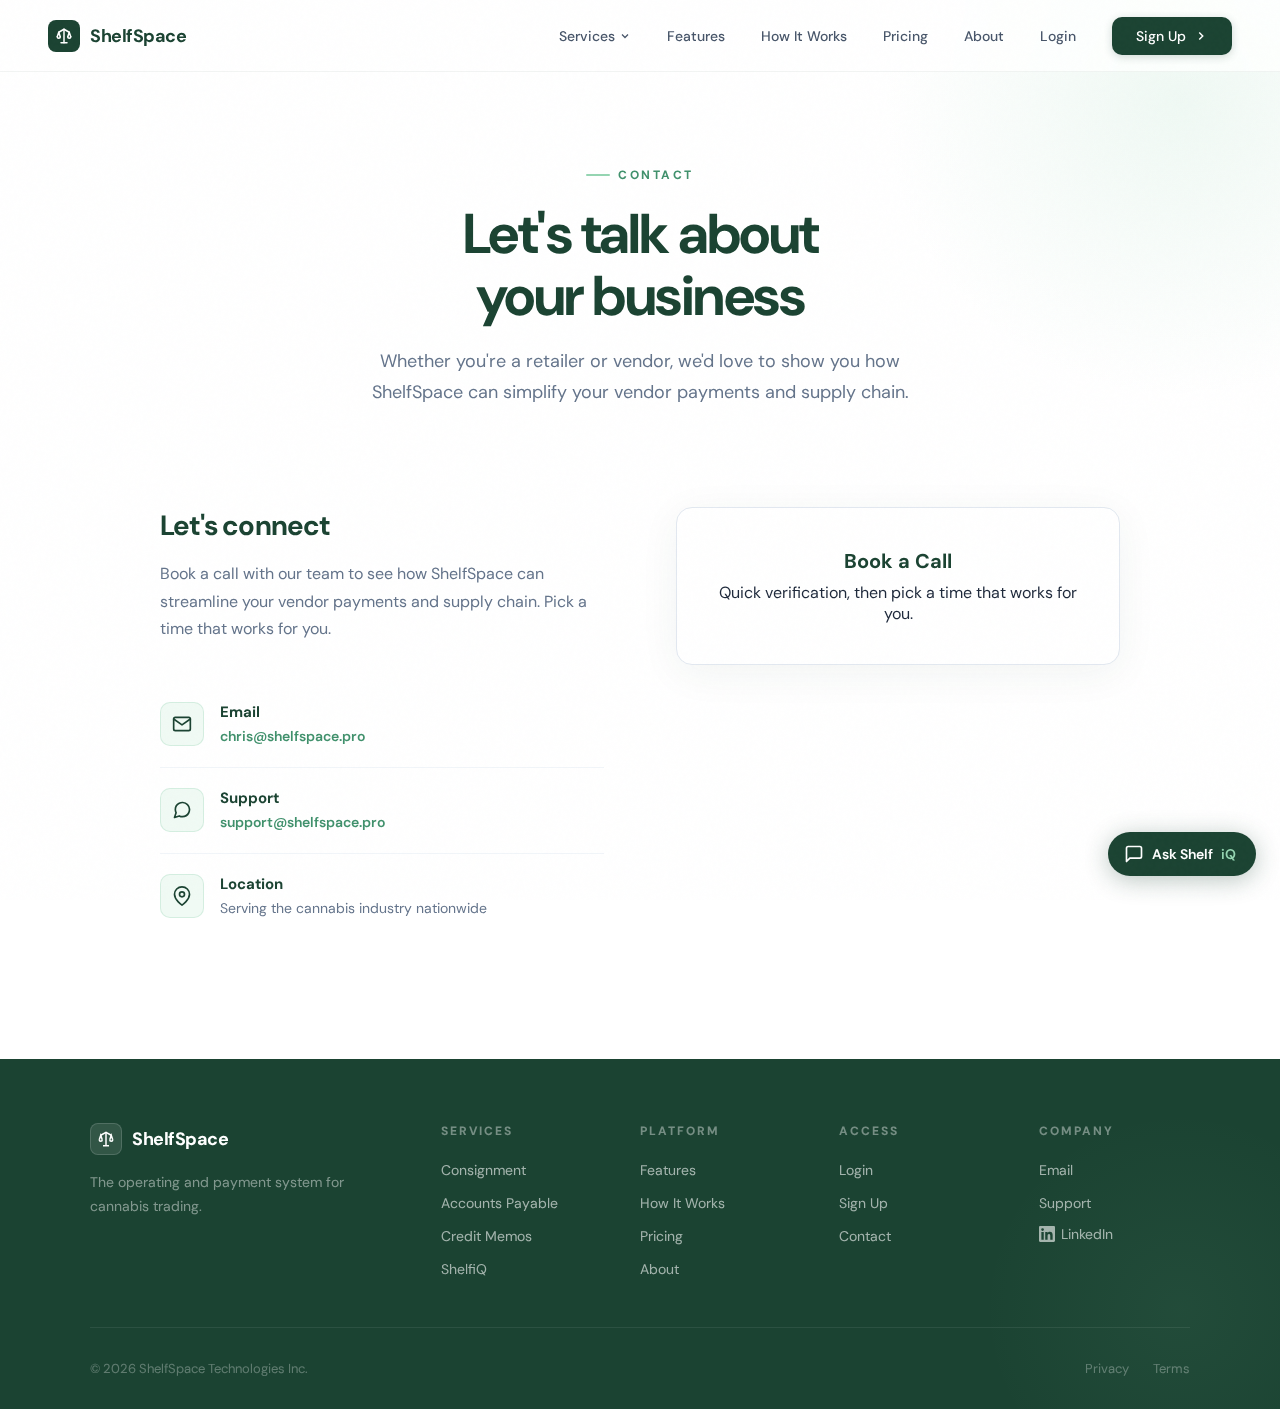
<file: contact.html>
<!DOCTYPE html>
<html lang="en">
<head>
<meta charset="UTF-8">
<meta name="viewport" content="width=device-width, initial-scale=1.0">
<title>Contact — ShelfSpace</title>
<meta name="description" content="Get in touch with ShelfSpace. Schedule a call to learn how scan-based trading can eliminate upfront inventory costs for your cannabis business.">
<link rel="canonical" href="https://shelfspace.pro/contact">
<meta property="og:type" content="website">
<meta property="og:url" content="https://shelfspace.pro/contact">
<meta property="og:title" content="Contact — ShelfSpace">
<meta property="og:description" content="Get in touch with ShelfSpace. Schedule a call to learn how scan-based trading can eliminate upfront inventory costs for your cannabis business.">
<meta property="og:image" content="https://shelfspace.pro/og-image.png">
<meta name="twitter:card" content="summary_large_image">
<meta name="twitter:title" content="Contact — ShelfSpace">
<meta name="twitter:description" content="Get in touch with ShelfSpace. Schedule a call to learn how scan-based trading can eliminate upfront inventory costs for your cannabis business.">
<meta name="twitter:image" content="https://shelfspace.pro/og-image.png">
<link rel="icon" type="image/svg+xml" href="/favicon.svg">
<link rel="preconnect" href="https://fonts.googleapis.com">
<link rel="preconnect" href="https://fonts.gstatic.com" crossorigin>
<link href="https://fonts.googleapis.com/css2?family=DM+Sans:ital,opsz,wght@0,9..40,300;0,9..40,400;0,9..40,500;0,9..40,600;0,9..40,700&family=Space+Mono:wght@400;700&display=swap" rel="stylesheet">
<link rel="stylesheet" href="styles.css">
<script src="https://challenges.cloudflare.com/turnstile/v0/api.js" async defer></script>
<style>
  .page-hero { padding-bottom: 40px; }
  .contact-section { background: var(--white); padding-top: 60px; }
  .contact-container { max-width: 960px; margin: 0 auto; display: grid; grid-template-columns: 1fr 1fr; gap: 72px; align-items: start; }

  .contact-info h2 { font-size: 28px; font-weight: 700; color: var(--green-deep); letter-spacing: -0.8px; margin-bottom: 16px; }
  .contact-info > p { font-size: 16px; line-height: 1.7; color: var(--slate-500); margin-bottom: 40px; }

  .contact-method { display: flex; align-items: flex-start; gap: 16px; padding: 20px 0; border-bottom: 1px solid var(--slate-100); }
  .contact-method:last-child { border-bottom: none; }
  .contact-method-icon {
    width: 44px; height: 44px; background: var(--green-ghost);
    border: 1px solid rgba(149,213,178,0.3); border-radius: 10px;
    display: flex; align-items: center; justify-content: center; flex-shrink: 0;
  }
  .contact-method-icon svg { width: 20px; height: 20px; color: var(--green-deep); }
  .contact-method h4 { font-size: 15px; font-weight: 700; color: var(--green-deep); margin-bottom: 4px; }
  .contact-method p { font-size: 14px; color: var(--slate-500); line-height: 1.5; }
  .contact-method a { color: var(--green-mid); text-decoration: none; font-weight: 600; transition: color 0.2s; }
  .contact-method a:hover { color: var(--green-deep); }

  .contact-form-card {
    background: var(--white); border: 1px solid var(--slate-200);
    border-radius: 16px; padding: 40px;
    box-shadow: 0 8px 40px rgba(27,67,50,0.06);
  }
  .contact-form-card h3 { font-size: 20px; font-weight: 700; color: var(--green-deep); margin-bottom: 8px; }
  .contact-form-card > p { font-size: 15px; color: var(--slate-500); line-height: 1.6; margin-bottom: 24px; }

  .verify-step { text-align: center; }
  .verify-step .cf-turnstile { display: flex; justify-content: center; }

  .calendar-step { display: none; text-align: center; padding: 24px 0 0; }
  .calendar-step .verified-icon { color: var(--green-mid); margin-bottom: 12px; }
  .calendar-step p { font-size: 15px; color: var(--slate-500); line-height: 1.6; margin-bottom: 24px; }
  .calendar-step .btn-primary { width: 100%; justify-content: center; }

  @media (max-width: 900px) {
    .contact-container { grid-template-columns: 1fr; gap: 48px; max-width: 520px; }
  }
  /* Footer 5-col */
  .footer-top { grid-template-columns: 2fr 1fr 1fr 1fr 1fr; }
  @media (max-width: 900px) { .footer-top { grid-template-columns: 1fr 1fr; } }
  @media (max-width: 600px) { .footer-top { grid-template-columns: 1fr; } }
</style>
</head>
<body>

<!-- NAV -->
<nav id="nav">
  <a href="/" class="nav-logo">
    <div class="nav-logo-icon"><svg viewBox="0 0 24 24" fill="none" stroke="white" stroke-width="2" stroke-linecap="round" stroke-linejoin="round"><line x1="12" y1="3" x2="12" y2="21"/><line x1="8" y1="21" x2="16" y2="21"/><polyline points="5,7 12,3 19,7"/><polyline points="3,13 5,7 7,13"/><polyline points="17,13 19,7 21,13"/><path d="M3 13a2 2 0 0 0 4 0"/><path d="M17 13a2 2 0 0 0 4 0"/></svg></div>
    <span class="nav-logo-text">ShelfSpace</span>
  </a>
  <ul class="nav-links">
    <li class="nav-dropdown">
      <button class="nav-dropdown-toggle" aria-expanded="false" aria-haspopup="true">Services <svg class="dropdown-chevron" viewBox="0 0 24 24" fill="none" stroke="currentColor" stroke-width="2.5"><polyline points="6 9 12 15 18 9"/></svg></button>
      <div class="nav-dropdown-menu">
        <span class="nav-dropdown-header">Vendor Relationships</span>
        <a href="/consignment">Consignment</a>
        <a href="/accounts-payable">Wholesale</a>
        <span class="nav-dropdown-header">Payment Engine</span>
        <a href="/accounts-payable">Accounts Payable</a>
        <a href="/credit-memos">Credit Memos</a>
        <span class="nav-dropdown-header">Intelligence</span>
        <a href="/shelfiq">ShelfiQ</a>
      </div>
    </li>
    <li><a href="/features">Features</a></li>
    <li><a href="/how-it-works">How It Works</a></li>
    <li><a href="/pricing">Pricing</a></li>
    <li><a href="/about">About</a></li>
    <li><a href="https://ourshelf.space">Login</a></li>
    <li><a href="/signup" class="nav-cta">Sign Up <svg width="14" height="14" viewBox="0 0 24 24" fill="none" stroke="currentColor" stroke-width="2.5"><polyline points="9 18 15 12 9 6"/></svg></a></li>
  </ul>
  <div class="nav-hamburger" onclick="document.querySelector('.nav-links').classList.toggle('mobile-open'); event.stopPropagation();"><span></span><span></span><span></span></div>
</nav>

<!-- PAGE HERO -->
<div class="page-hero">
  <div class="section-label">Contact</div>
  <h1 class="section-title">Let's talk about<br>your business</h1>
  <p class="section-desc">Whether you're a retailer or vendor, we'd love to show you how ShelfSpace can simplify your vendor payments and supply chain.</p>
</div>

<!-- CONTACT -->
<section class="contact-section">
  <div class="contact-container">
    <div class="contact-info reveal">
      <h2>Let's connect</h2>
      <p>Book a call with our team to see how ShelfSpace can streamline your vendor payments and supply chain. Pick a time that works for you.</p>

      <div class="contact-method">
        <div class="contact-method-icon">
          <svg viewBox="0 0 24 24" fill="none" stroke="currentColor" stroke-width="2" stroke-linecap="round" stroke-linejoin="round"><path d="M4 4h16c1.1 0 2 .9 2 2v12c0 1.1-.9 2-2 2H4c-1.1 0-2-.9-2-2V6c0-1.1.9-2 2-2z"/><polyline points="22,6 12,13 2,6"/></svg>
        </div>
        <div>
          <h4>Email</h4>
          <p><a href="mailto:chris@shelfspace.pro">chris@shelfspace.pro</a></p>
        </div>
      </div>

      <div class="contact-method">
        <div class="contact-method-icon">
          <svg viewBox="0 0 24 24" fill="none" stroke="currentColor" stroke-width="2" stroke-linecap="round" stroke-linejoin="round"><path d="M21 11.5a8.38 8.38 0 01-.9 3.8 8.5 8.5 0 01-7.6 4.7 8.38 8.38 0 01-3.8-.9L3 21l1.9-5.7a8.38 8.38 0 01-.9-3.8 8.5 8.5 0 014.7-7.6 8.38 8.38 0 013.8-.9h.5a8.48 8.48 0 018 8v.5z"/></svg>
        </div>
        <div>
          <h4>Support</h4>
          <p><a href="mailto:support@shelfspace.pro">support@shelfspace.pro</a></p>
        </div>
      </div>

      <div class="contact-method">
        <div class="contact-method-icon">
          <svg viewBox="0 0 24 24" fill="none" stroke="currentColor" stroke-width="2" stroke-linecap="round" stroke-linejoin="round"><path d="M21 10c0 7-9 13-9 13s-9-6-9-13a9 9 0 0118 0z"/><circle cx="12" cy="10" r="3"/></svg>
        </div>
        <div>
          <h4>Location</h4>
          <p>Serving the cannabis industry nationwide</p>
        </div>
      </div>
    </div>

    <div class="contact-form-card reveal reveal-delay-1">
      <!-- Step 1: Bot verification -->
      <div class="verify-step" id="verifyStep">
        <h3>Book a Call</h3>
        <p>Quick verification, then pick a time that works for you.</p>
        <div class="cf-turnstile" data-sitekey="0x4AAAAAACiEpqqSU9lohNi-" data-callback="onTurnstileSuccess"></div>
      </div>

      <!-- Step 2: Calendar booking -->
      <div class="calendar-step" id="calendarStep">
        <svg class="verified-icon" width="48" height="48" viewBox="0 0 24 24" fill="none" stroke="currentColor" stroke-width="2"><path d="M22 11.08V12a10 10 0 11-5.93-9.14"/><polyline points="22 4 12 14.01 9 11.01"/></svg>
        <h3>You're verified</h3>
        <p>Click below to pick a time on our calendar.</p>
        <a href="https://cal.com/shelfspace/cannabisconsignment" target="_blank" rel="noopener" class="btn-primary" style="width:100%;justify-content:center;">
          Book a Call
          <svg width="16" height="16" viewBox="0 0 24 24" fill="none" stroke="currentColor" stroke-width="2.5"><line x1="5" y1="12" x2="19" y2="12"/><polyline points="12 5 19 12 12 19"/></svg>
        </a>
        <p style="font-size:13px;color:var(--slate-400);margin-top:16px;">Or <a href="#" onclick="openDemoModal();return false;" style="color:var(--green-mid);font-weight:600;text-decoration:none;">try the demo</a> to explore on your own.</p>
      </div>
    </div>
  </div>
</section>

<!-- FOOTER -->
<footer>
  <div class="footer-top">
    <div class="footer-brand">
      <a href="/" class="nav-logo"><div class="nav-logo-icon"><svg viewBox="0 0 24 24" fill="none" stroke="white" stroke-width="2"><line x1="12" y1="3" x2="12" y2="21"/><line x1="8" y1="21" x2="16" y2="21"/><polyline points="5,7 12,3 19,7"/><polyline points="3,13 5,7 7,13"/><polyline points="17,13 19,7 21,13"/><path d="M3 13a2 2 0 0 0 4 0"/><path d="M17 13a2 2 0 0 0 4 0"/></svg></div><span class="nav-logo-text">ShelfSpace</span></a>
      <p>The operating and payment system for cannabis trading.</p>
    </div>
    <div class="footer-col"><h4>Services</h4><ul><li><a href="/consignment">Consignment</a></li><li><a href="/accounts-payable">Accounts Payable</a></li><li><a href="/credit-memos">Credit Memos</a></li><li><a href="/shelfiq">ShelfiQ</a></li></ul></div>
    <div class="footer-col"><h4>Platform</h4><ul><li><a href="/features">Features</a></li><li><a href="/how-it-works">How It Works</a></li><li><a href="/pricing">Pricing</a></li><li><a href="/about">About</a></li></ul></div>
    <div class="footer-col"><h4>Access</h4><ul><li><a href="https://ourshelf.space">Login</a></li><li><a href="/signup">Sign Up</a></li><li><a href="/contact">Contact</a></li></ul></div>
    <div class="footer-col"><h4>Company</h4><ul><li><a href="mailto:chris@shelfspace.pro">Email</a></li><li><a href="mailto:support@shelfspace.pro">Support</a></li><li><a href="https://linkedin.com/company/shelfspace-pro" target="_blank" rel="noopener" class="footer-social-link"><svg width="16" height="16" viewBox="0 0 24 24" fill="currentColor"><path d="M20.447 20.452h-3.554v-5.569c0-1.328-.027-3.037-1.852-3.037-1.853 0-2.136 1.445-2.136 2.939v5.667H9.351V9h3.414v1.561h.046c.477-.9 1.637-1.85 3.37-1.85 3.601 0 4.267 2.37 4.267 5.455v6.286zM5.337 7.433a2.062 2.062 0 01-2.063-2.065 2.064 2.064 0 112.063 2.065zm1.782 13.019H3.555V9h3.564v11.452zM22.225 0H1.771C.792 0 0 .774 0 1.729v20.542C0 23.227.792 24 1.771 24h20.451C23.2 24 24 23.227 24 22.271V1.729C24 .774 23.2 0 22.222 0h.003z"/></svg> LinkedIn</a></li></ul></div>
  </div>
  <div class="footer-bottom"><p>&copy; 2026 ShelfSpace Technologies Inc.</p><div class="footer-bottom-links"><a href="/privacy">Privacy</a><a href="/terms">Terms</a></div></div>
</footer>

<script src="demo-modal.js"></script>
<script>
  document.getElementById('nav').classList.toggle('scrolled', window.scrollY > 20);
  window.addEventListener('scroll', () => document.getElementById('nav').classList.toggle('scrolled', window.scrollY > 20));
  document.querySelectorAll('.nav-dropdown-toggle').forEach(function(btn) {
    btn.addEventListener('click', function(e) {
      e.preventDefault();
      var parent = btn.closest('.nav-dropdown');
      parent.classList.toggle('open');
      btn.setAttribute('aria-expanded', parent.classList.contains('open'));
    });
  });

  function onTurnstileSuccess(token) {
    document.getElementById('verifyStep').style.display = 'none';
    document.getElementById('calendarStep').style.display = 'block';
  }
</script>
<script src="/shelfiq-widget.js"></script>
</body>
</html>
</file>
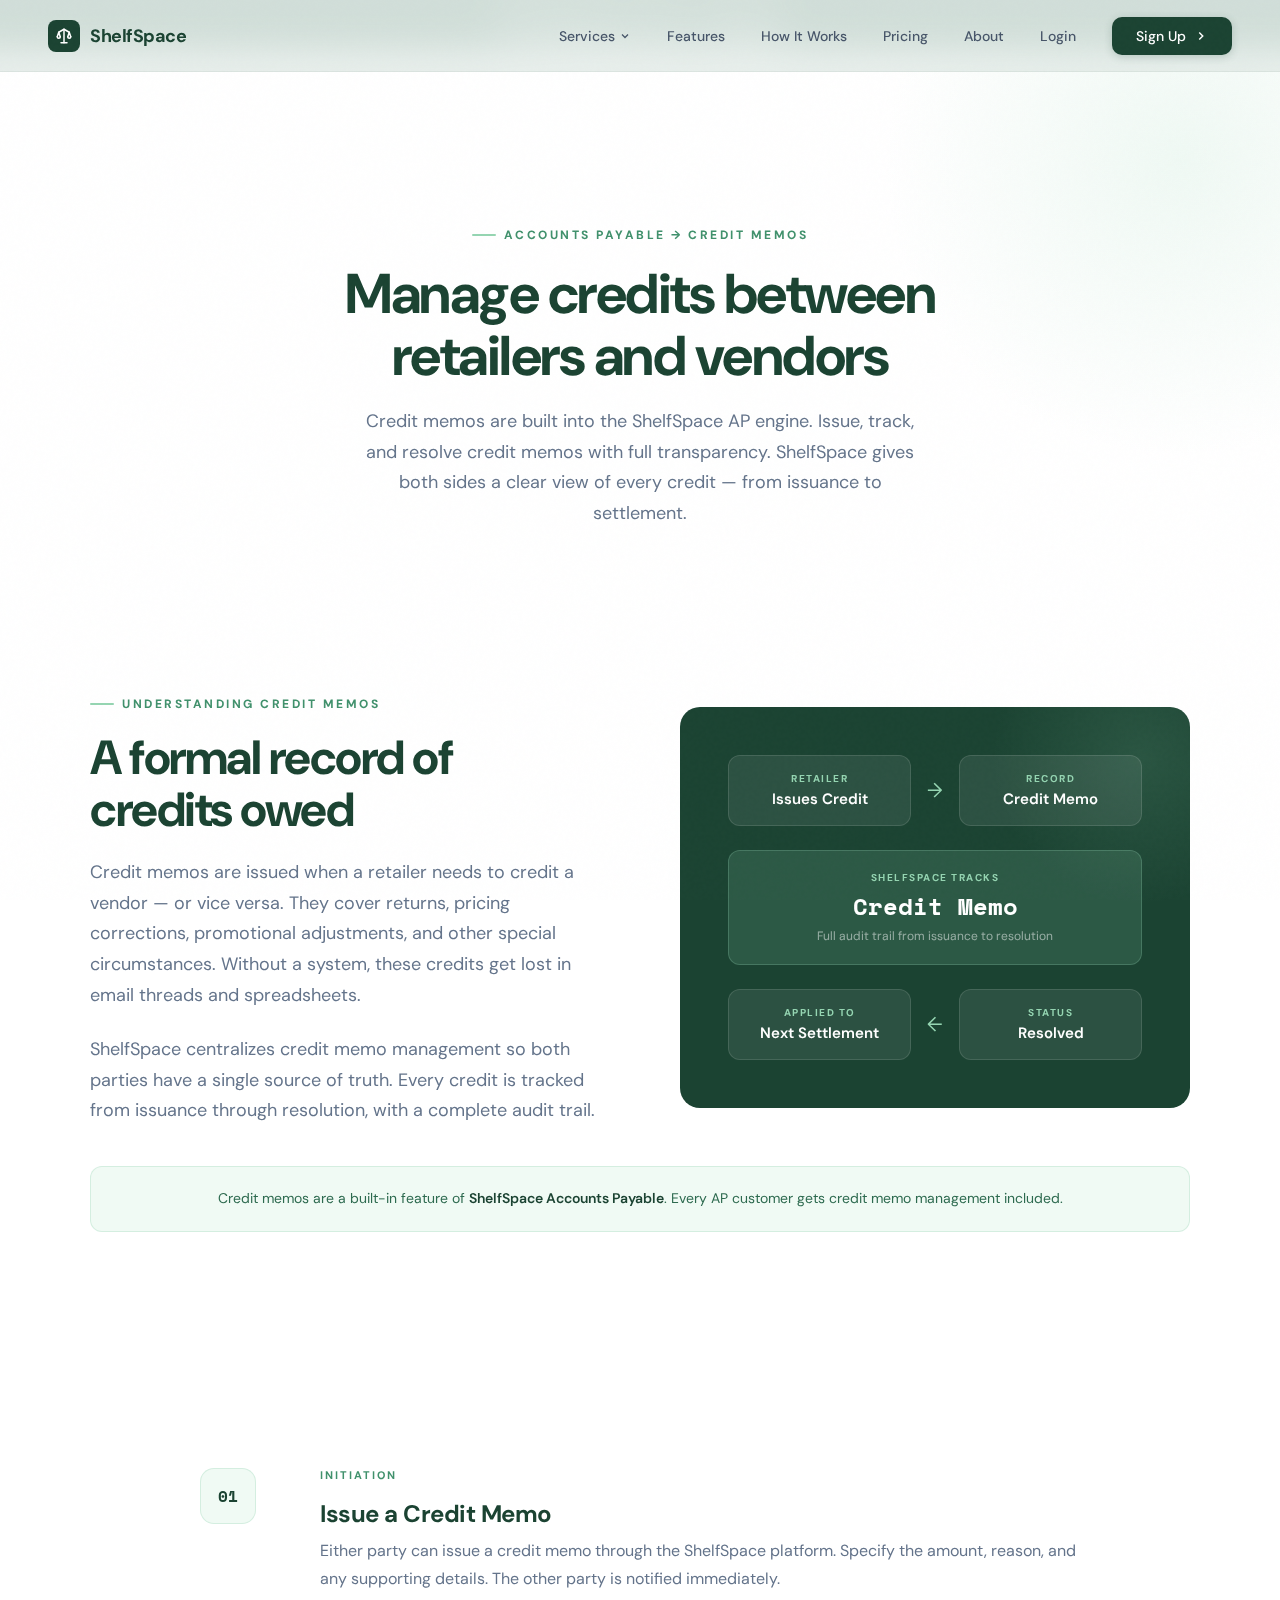
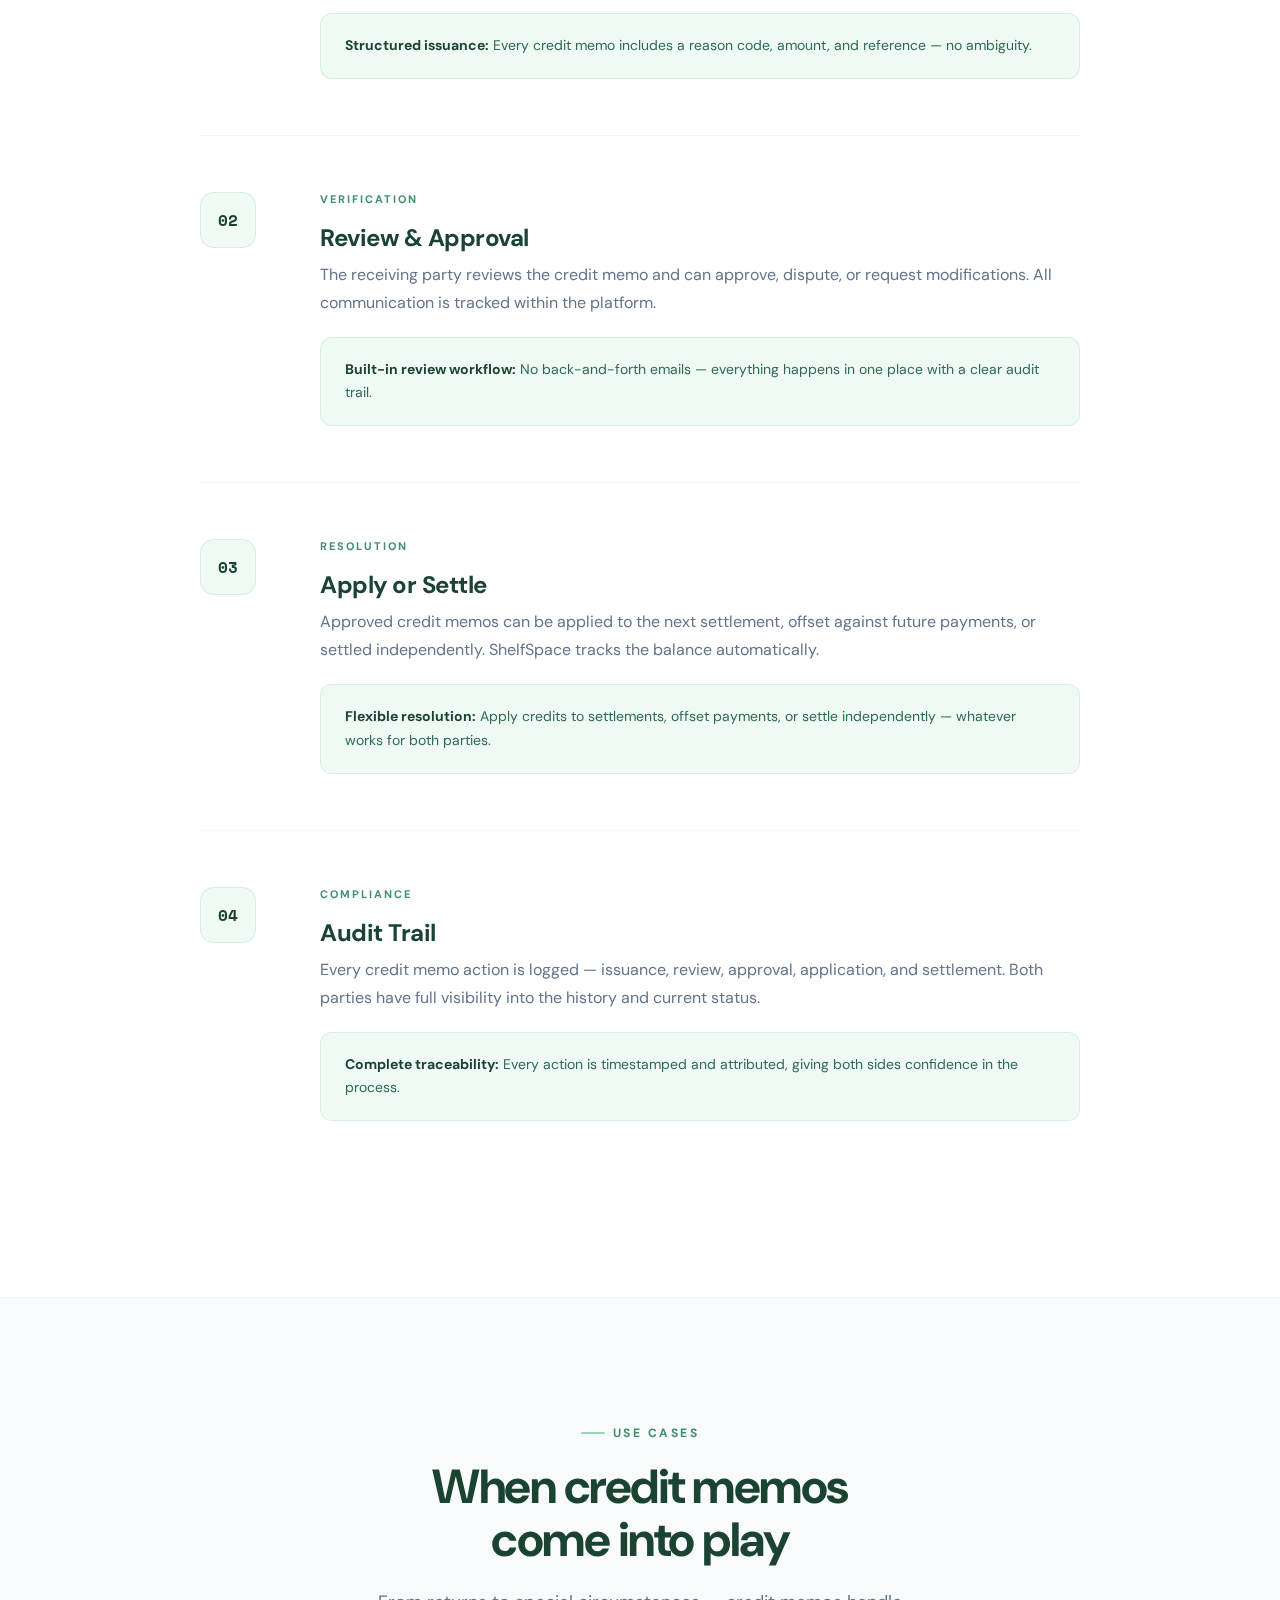
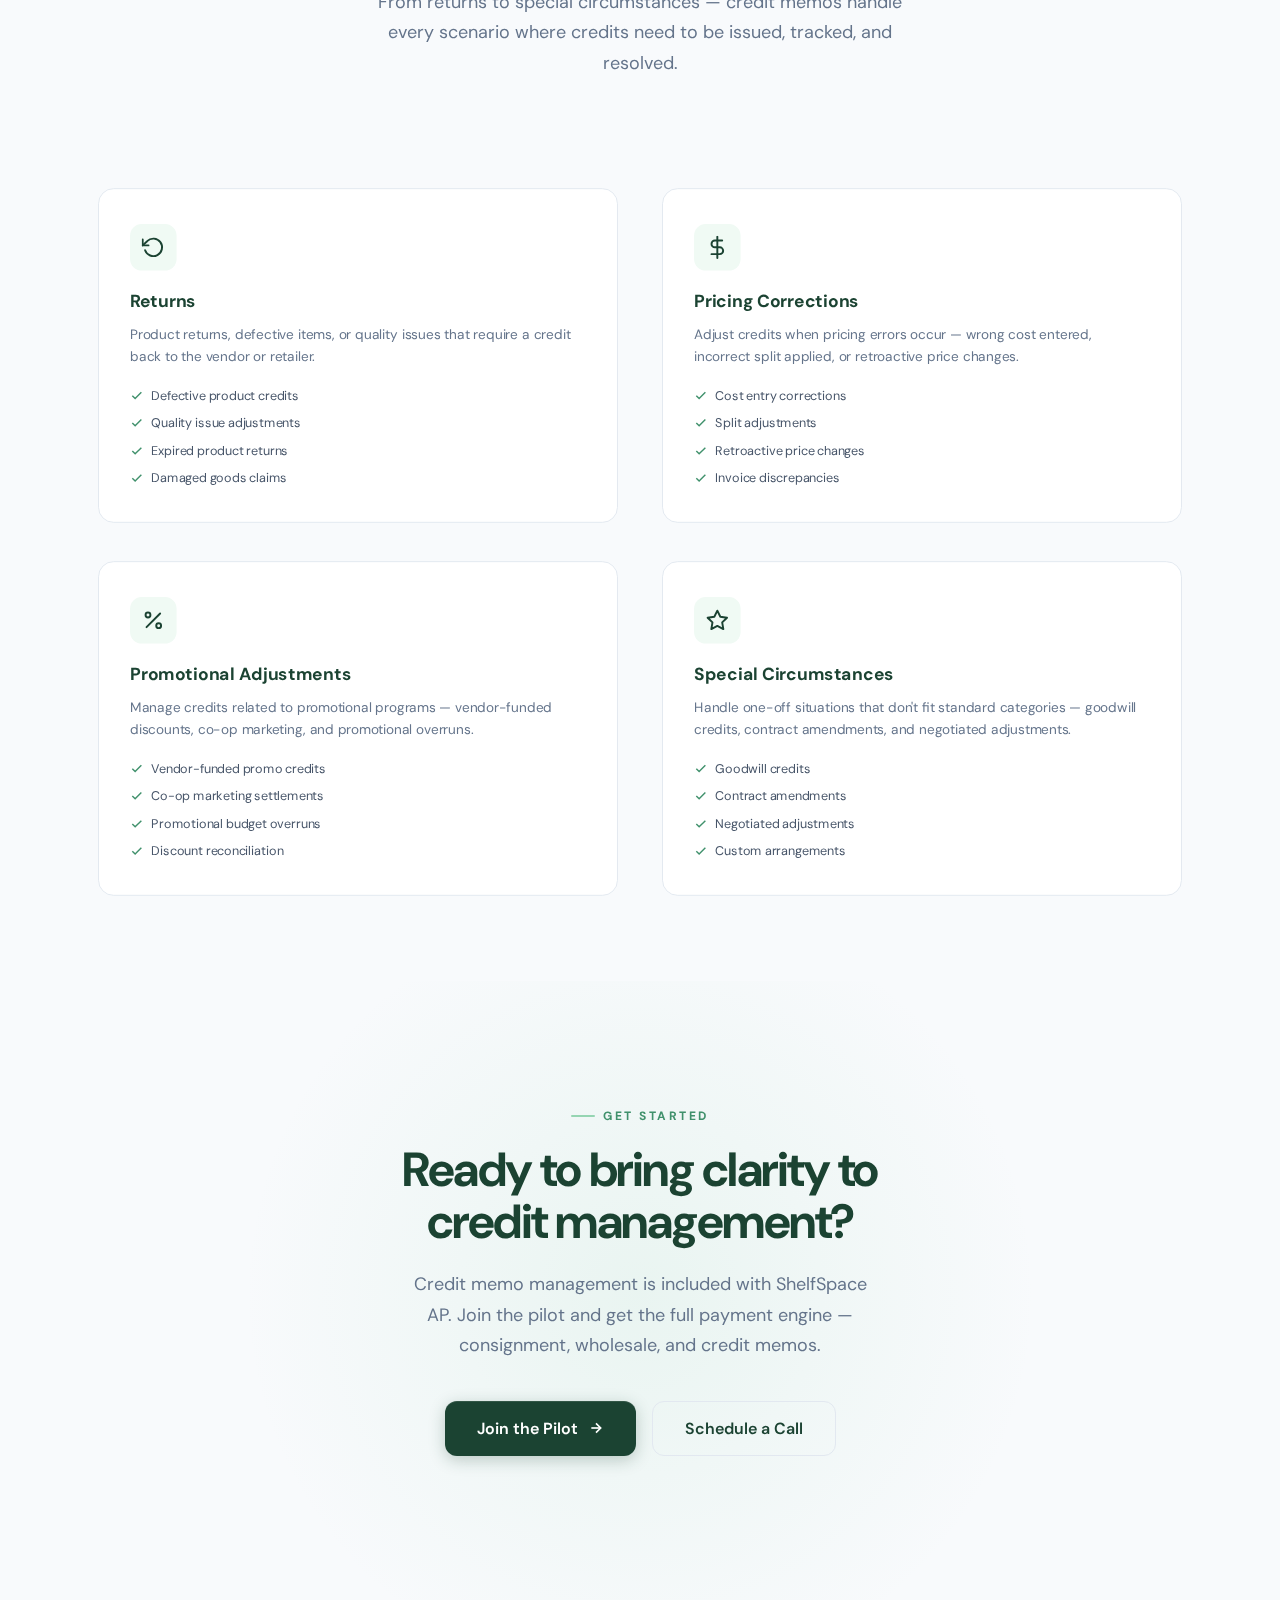
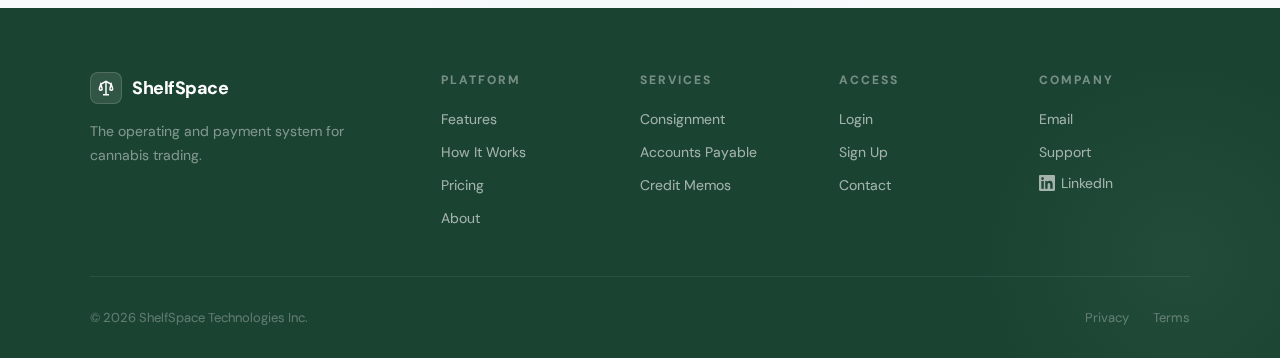
<file: credit-memos.html>
<!DOCTYPE html>
<html lang="en">
<head>
<meta charset="UTF-8">
<meta name="viewport" content="width=device-width, initial-scale=1.0">
<title>Credit Memos — ShelfSpace</title>
<meta name="description" content="Issue, track, and resolve credit memos between cannabis retailers and vendors. Full transparency, structured workflows, and a complete audit trail.">
<link rel="canonical" href="https://shelfspace.pro/credit-memos">
<meta property="og:type" content="website">
<meta property="og:url" content="https://shelfspace.pro/credit-memos">
<meta property="og:title" content="Credit Memos — ShelfSpace">
<meta property="og:description" content="Issue, track, and resolve credit memos between cannabis retailers and vendors. Full transparency, structured workflows, and a complete audit trail.">
<meta property="og:image" content="https://shelfspace.pro/og-image.png">
<meta name="twitter:card" content="summary_large_image">
<meta name="twitter:title" content="Credit Memos — ShelfSpace">
<meta name="twitter:description" content="Issue, track, and resolve credit memos between cannabis retailers and vendors. Full transparency, structured workflows, and a complete audit trail.">
<meta name="twitter:image" content="https://shelfspace.pro/og-image.png">
<link rel="icon" type="image/svg+xml" href="/favicon.svg">
<link rel="preconnect" href="https://fonts.googleapis.com">
<link rel="preconnect" href="https://fonts.gstatic.com" crossorigin>
<link href="https://fonts.googleapis.com/css2?family=DM+Sans:ital,opsz,wght@0,9..40,300;0,9..40,400;0,9..40,500;0,9..40,600;0,9..40,700&family=Space+Mono:wght@400;700&display=swap" rel="stylesheet">
<link rel="stylesheet" href="styles.css">
<style>
  .page-hero { padding-bottom: 40px; }

  /* What Are Credit Memos — two-column explainer */
  .cm-section { padding: 120px 48px; background: var(--white); }
  .cm-container { max-width: 1100px; margin: 0 auto; display: grid; grid-template-columns: 1fr 1fr; gap: 80px; align-items: center; }
  .cm-visual { background: var(--green-deep); border-radius: 20px; padding: 48px; position: relative; overflow: hidden; display: flex; flex-direction: column; gap: 24px; min-height: 320px; justify-content: center; }
  .cm-visual::before { content: ''; position: absolute; top: -100px; right: -100px; width: 300px; height: 300px; background: radial-gradient(circle, rgba(149,213,178,0.12), transparent 70%); }
  .cm-visual-row { display: flex; align-items: center; gap: 16px; position: relative; z-index: 1; }
  .cm-visual-entity { background: rgba(255,255,255,0.08); border: 1px solid rgba(255,255,255,0.12); border-radius: 12px; padding: 16px 20px; flex: 1; text-align: center; }
  .cm-visual-entity .label { font-size: 10px; font-weight: 700; text-transform: uppercase; letter-spacing: 1.5px; color: var(--green-accent); margin-bottom: 4px; }
  .cm-visual-entity .name { font-size: 15px; font-weight: 600; color: var(--white); }
  .cm-visual-arrow { color: var(--green-accent); font-size: 20px; flex-shrink: 0; }
  .cm-visual-center { background: rgba(149,213,178,0.15); border: 1px solid rgba(149,213,178,0.25); border-radius: 12px; padding: 20px; text-align: center; position: relative; z-index: 1; }
  .cm-visual-center .label { font-size: 10px; font-weight: 700; text-transform: uppercase; letter-spacing: 1.5px; color: var(--green-accent); margin-bottom: 4px; }
  .cm-visual-center .value { font-family: var(--font-mono); font-size: 24px; font-weight: 700; color: var(--white); }
  .cm-visual-center .desc { font-size: 12px; color: rgba(255,255,255,0.5); margin-top: 4px; }

  /* Credit Memo Workflow — process steps */
  .process-section { background: var(--white); padding-top: 60px; }
  .process-container { max-width: 880px; margin: 0 auto; }
  .process-step {
    display: grid; grid-template-columns: 80px 1fr; gap: 40px;
    padding: 56px 0; border-bottom: 1px solid var(--slate-100);
    position: relative;
  }
  .process-step:last-child { border-bottom: none; }
  .process-step-number {
    width: 56px; height: 56px;
    background: var(--green-ghost); border: 1px solid rgba(149,213,178,0.3);
    border-radius: 14px;
    display: flex; align-items: center; justify-content: center;
    font-family: var(--font-mono); font-size: 16px; font-weight: 700; color: var(--green-deep);
    position: sticky; top: 100px;
  }
  .process-step-content h3 {
    font-size: 24px; font-weight: 700; color: var(--green-deep);
    letter-spacing: -0.5px; margin-bottom: 8px;
  }
  .process-step-content .step-tag {
    font-size: 11px; font-weight: 700; letter-spacing: 2px;
    text-transform: uppercase; color: var(--green-mid); margin-bottom: 16px;
    display: block;
  }
  .process-step-content p {
    font-size: 16px; line-height: 1.75; color: var(--slate-500); margin-bottom: 16px;
  }
  .process-step-content p:last-child { margin-bottom: 0; }
  .process-highlight {
    background: var(--green-ghost); border: 1px solid rgba(149,213,178,0.3);
    border-radius: 12px; padding: 20px 24px; margin-top: 20px;
    font-size: 14px; line-height: 1.7; color: var(--green-dark);
  }
  .process-highlight strong { color: var(--green-deep); }

  /* Use Cases — deepdive cards */
  .deepdive-section { background: var(--slate-50); border-top: 1px solid var(--slate-100); }
  .deepdive-header { text-align: center; max-width: 600px; margin: 0 auto 64px; }
  .deepdive-header .section-desc { margin: 0 auto; }
  .deepdive-grid {
    max-width: 1100px; margin: 0 auto; display: grid;
    grid-template-columns: repeat(2, 1fr); gap: 28px;
  }
  .deepdive-card {
    background: var(--white); border: 1px solid var(--slate-200); border-radius: 16px;
    padding: 36px 32px; transition: all 0.4s cubic-bezier(0.22, 1, 0.36, 1);
    position: relative; overflow: hidden;
  }
  .deepdive-card.reveal { transform: translateY(40px) scale(0.97); }
  .deepdive-card.reveal.is-visible { transform: translateY(0) scale(1); }
  .deepdive-card::before { content: ''; position: absolute; top: 0; left: 0; right: 0; height: 3px; background: linear-gradient(90deg, var(--green-accent), var(--green-mid)); opacity: 0; transition: opacity 0.4s; }
  .deepdive-card:hover { transform: translateY(-4px); box-shadow: 0 16px 48px rgba(27,67,50,0.08); border-color: var(--green-accent); }
  .deepdive-card:hover::before { opacity: 1; }
  .deepdive-card-icon {
    width: 48px; height: 48px; background: var(--green-ghost);
    border-radius: 12px; display: flex; align-items: center; justify-content: center;
    margin-bottom: 20px;
  }
  .deepdive-card-icon svg { width: 24px; height: 24px; color: var(--green-deep); }
  .deepdive-card h3 { font-size: 18px; font-weight: 700; color: var(--green-deep); margin-bottom: 10px; }
  .deepdive-card > p { font-size: 14px; line-height: 1.65; color: var(--slate-500); margin-bottom: 20px; }
  .deepdive-list { list-style: none; display: flex; flex-direction: column; gap: 10px; }
  .deepdive-list li {
    display: flex; align-items: center; gap: 8px;
    font-size: 13px; color: var(--slate-600); line-height: 1.4;
  }
  .deepdive-list li svg { flex-shrink: 0; }

  @media (max-width: 900px) {
    .cm-section { padding: 80px 24px; }
    .cm-container { grid-template-columns: 1fr; gap: 48px; }
    .process-step { grid-template-columns: 1fr; gap: 16px; }
    .process-step-number { position: static; }
    .deepdive-grid { grid-template-columns: 1fr; max-width: 480px; margin: 0 auto; }
    .footer-top { grid-template-columns: 1fr 1fr; }
  }
  @media (max-width: 600px) {
    .footer-top { grid-template-columns: 1fr; }
  }
</style>
</head>
<body>
<div style="background:#1b4332;color:white;text-align:center;padding:16px;font-size:24px;font-weight:700;font-family:sans-serif;">Hi Tristan you're a beast</div>

<!-- NAV -->
<nav id="nav">
  <a href="/" class="nav-logo">
    <div class="nav-logo-icon"><svg viewBox="0 0 24 24" fill="none" stroke="white" stroke-width="2" stroke-linecap="round" stroke-linejoin="round"><line x1="12" y1="3" x2="12" y2="21"/><line x1="8" y1="21" x2="16" y2="21"/><polyline points="5,7 12,3 19,7"/><polyline points="3,13 5,7 7,13"/><polyline points="17,13 19,7 21,13"/><path d="M3 13a2 2 0 0 0 4 0"/><path d="M17 13a2 2 0 0 0 4 0"/></svg></div>
    <span class="nav-logo-text">ShelfSpace</span>
  </a>
  <ul class="nav-links">
    <li class="nav-dropdown">
      <button class="nav-dropdown-toggle" aria-expanded="false" aria-haspopup="true">Services <svg class="dropdown-chevron" viewBox="0 0 24 24" fill="none" stroke="currentColor" stroke-width="2.5"><polyline points="6 9 12 15 18 9"/></svg></button>
      <div class="nav-dropdown-menu">
        <span class="nav-dropdown-header">Vendor Relationships</span>
        <a href="/consignment">Consignment</a>
        <a href="/accounts-payable">Wholesale</a>
        <span class="nav-dropdown-header">Payment Engine</span>
        <a href="/accounts-payable">Accounts Payable</a>
        <a href="/credit-memos" class="active">Credit Memos</a>
      </div>
    </li>
    <li><a href="/features">Features</a></li>
    <li><a href="/how-it-works">How It Works</a></li>
    <li><a href="/pricing">Pricing</a></li>
    <li><a href="/about">About</a></li>
    <li><a href="https://ourshelf.space">Login</a></li>
    <li><a href="/signup" class="nav-cta">Sign Up <svg width="14" height="14" viewBox="0 0 24 24" fill="none" stroke="currentColor" stroke-width="2.5"><polyline points="9 18 15 12 9 6"/></svg></a></li>
  </ul>
  <div class="nav-hamburger" onclick="document.querySelector('.nav-links').classList.toggle('mobile-open'); event.stopPropagation();"><span></span><span></span><span></span></div>
</nav>

<!-- PAGE HERO -->
<div class="page-hero">
  <div class="section-label">Accounts Payable &rarr; Credit Memos</div>
  <h1 class="section-title">Manage credits between<br>retailers and vendors</h1>
  <p class="section-desc">Credit memos are built into the ShelfSpace AP engine. Issue, track, and resolve credit memos with full transparency. ShelfSpace gives both sides a clear view of every credit — from issuance to settlement.</p>
</div>

<!-- WHAT ARE CREDIT MEMOS -->
<div class="cm-section">
  <div class="cm-container">
    <div class="reveal">
      <div class="section-label">Understanding Credit Memos</div>
      <h2 class="section-title">A formal record of<br>credits owed</h2>
      <p class="section-desc" style="margin-bottom:24px;">Credit memos are issued when a retailer needs to credit a vendor — or vice versa. They cover returns, pricing corrections, promotional adjustments, and other special circumstances. Without a system, these credits get lost in email threads and spreadsheets.</p>
      <p class="section-desc">ShelfSpace centralizes credit memo management so both parties have a single source of truth. Every credit is tracked from issuance through resolution, with a complete audit trail.</p>
    </div>
    <div class="cm-visual reveal reveal-delay-1">
      <div class="cm-visual-row">
        <div class="cm-visual-entity">
          <div class="label">Retailer</div>
          <div class="name">Issues Credit</div>
        </div>
        <div class="cm-visual-arrow">&rarr;</div>
        <div class="cm-visual-entity">
          <div class="label">Record</div>
          <div class="name">Credit Memo</div>
        </div>
      </div>
      <div class="cm-visual-center">
        <div class="label">ShelfSpace Tracks</div>
        <div class="value">Credit Memo</div>
        <div class="desc">Full audit trail from issuance to resolution</div>
      </div>
      <div class="cm-visual-row">
        <div class="cm-visual-entity">
          <div class="label">Applied To</div>
          <div class="name">Next Settlement</div>
        </div>
        <div class="cm-visual-arrow">&larr;</div>
        <div class="cm-visual-entity">
          <div class="label">Status</div>
          <div class="name">Resolved</div>
        </div>
      </div>
    </div>
  </div>
  <div style="max-width:1100px;margin:40px auto 0;">
    <div style="background:var(--green-ghost);border:1px solid rgba(149,213,178,0.3);border-radius:12px;padding:20px 24px;font-size:14px;line-height:1.7;color:var(--green-dark);text-align:center;" class="reveal">
      Credit memos are a built-in feature of <a href="/accounts-payable" style="color:var(--green-deep);font-weight:600;text-decoration:none;">ShelfSpace Accounts Payable</a>. Every AP customer gets credit memo management included.
    </div>
  </div>
</div>

<!-- CREDIT MEMO WORKFLOW -->
<section class="process-section">
  <div class="process-container">

    <div class="process-step reveal">
      <div class="process-step-number">01</div>
      <div class="process-step-content">
        <span class="step-tag">Initiation</span>
        <h3>Issue a Credit Memo</h3>
        <p>Either party can issue a credit memo through the ShelfSpace platform. Specify the amount, reason, and any supporting details. The other party is notified immediately.</p>
        <div class="process-highlight">
          <strong>Structured issuance:</strong> Every credit memo includes a reason code, amount, and reference — no ambiguity.
        </div>
      </div>
    </div>

    <div class="process-step reveal">
      <div class="process-step-number">02</div>
      <div class="process-step-content">
        <span class="step-tag">Verification</span>
        <h3>Review & Approval</h3>
        <p>The receiving party reviews the credit memo and can approve, dispute, or request modifications. All communication is tracked within the platform.</p>
        <div class="process-highlight">
          <strong>Built-in review workflow:</strong> No back-and-forth emails — everything happens in one place with a clear audit trail.
        </div>
      </div>
    </div>

    <div class="process-step reveal">
      <div class="process-step-number">03</div>
      <div class="process-step-content">
        <span class="step-tag">Resolution</span>
        <h3>Apply or Settle</h3>
        <p>Approved credit memos can be applied to the next settlement, offset against future payments, or settled independently. ShelfSpace tracks the balance automatically.</p>
        <div class="process-highlight">
          <strong>Flexible resolution:</strong> Apply credits to settlements, offset payments, or settle independently — whatever works for both parties.
        </div>
      </div>
    </div>

    <div class="process-step reveal">
      <div class="process-step-number">04</div>
      <div class="process-step-content">
        <span class="step-tag">Compliance</span>
        <h3>Audit Trail</h3>
        <p>Every credit memo action is logged — issuance, review, approval, application, and settlement. Both parties have full visibility into the history and current status.</p>
        <div class="process-highlight">
          <strong>Complete traceability:</strong> Every action is timestamped and attributed, giving both sides confidence in the process.
        </div>
      </div>
    </div>

  </div>
</section>

<!-- USE CASES -->
<section class="deepdive-section">
  <div class="deepdive-header">
    <div class="section-label reveal">Use Cases</div>
    <h2 class="section-title reveal">When credit memos<br>come into play</h2>
    <p class="section-desc reveal">From returns to special circumstances — credit memos handle every scenario where credits need to be issued, tracked, and resolved.</p>
  </div>
  <div class="deepdive-grid">

    <div class="deepdive-card reveal">
      <div class="deepdive-card-icon"><svg viewBox="0 0 24 24" fill="none" stroke="currentColor" stroke-width="2" stroke-linecap="round" stroke-linejoin="round"><polyline points="1 4 1 10 7 10"/><path d="M3.51 15a9 9 0 1 0 2.13-9.36L1 10"/></svg></div>
      <h3>Returns</h3>
      <p>Product returns, defective items, or quality issues that require a credit back to the vendor or retailer.</p>
      <ul class="deepdive-list">
        <li><svg width="14" height="14" viewBox="0 0 24 24" fill="none" stroke="#40916c" stroke-width="2.5"><polyline points="20 6 9 17 4 12"/></svg> Defective product credits</li>
        <li><svg width="14" height="14" viewBox="0 0 24 24" fill="none" stroke="#40916c" stroke-width="2.5"><polyline points="20 6 9 17 4 12"/></svg> Quality issue adjustments</li>
        <li><svg width="14" height="14" viewBox="0 0 24 24" fill="none" stroke="#40916c" stroke-width="2.5"><polyline points="20 6 9 17 4 12"/></svg> Expired product returns</li>
        <li><svg width="14" height="14" viewBox="0 0 24 24" fill="none" stroke="#40916c" stroke-width="2.5"><polyline points="20 6 9 17 4 12"/></svg> Damaged goods claims</li>
      </ul>
    </div>

    <div class="deepdive-card reveal reveal-delay-1">
      <div class="deepdive-card-icon"><svg viewBox="0 0 24 24" fill="none" stroke="currentColor" stroke-width="2" stroke-linecap="round" stroke-linejoin="round"><line x1="12" y1="1" x2="12" y2="23"/><path d="M17 5H9.5a3.5 3.5 0 0 0 0 7h5a3.5 3.5 0 0 1 0 7H6"/></svg></div>
      <h3>Pricing Corrections</h3>
      <p>Adjust credits when pricing errors occur — wrong cost entered, incorrect split applied, or retroactive price changes.</p>
      <ul class="deepdive-list">
        <li><svg width="14" height="14" viewBox="0 0 24 24" fill="none" stroke="#40916c" stroke-width="2.5"><polyline points="20 6 9 17 4 12"/></svg> Cost entry corrections</li>
        <li><svg width="14" height="14" viewBox="0 0 24 24" fill="none" stroke="#40916c" stroke-width="2.5"><polyline points="20 6 9 17 4 12"/></svg> Split adjustments</li>
        <li><svg width="14" height="14" viewBox="0 0 24 24" fill="none" stroke="#40916c" stroke-width="2.5"><polyline points="20 6 9 17 4 12"/></svg> Retroactive price changes</li>
        <li><svg width="14" height="14" viewBox="0 0 24 24" fill="none" stroke="#40916c" stroke-width="2.5"><polyline points="20 6 9 17 4 12"/></svg> Invoice discrepancies</li>
      </ul>
    </div>

    <div class="deepdive-card reveal">
      <div class="deepdive-card-icon"><svg viewBox="0 0 24 24" fill="none" stroke="currentColor" stroke-width="2" stroke-linecap="round" stroke-linejoin="round"><line x1="19" y1="5" x2="5" y2="19"/><circle cx="6.5" cy="6.5" r="2.5"/><circle cx="17.5" cy="17.5" r="2.5"/></svg></div>
      <h3>Promotional Adjustments</h3>
      <p>Manage credits related to promotional programs — vendor-funded discounts, co-op marketing, and promotional overruns.</p>
      <ul class="deepdive-list">
        <li><svg width="14" height="14" viewBox="0 0 24 24" fill="none" stroke="#40916c" stroke-width="2.5"><polyline points="20 6 9 17 4 12"/></svg> Vendor-funded promo credits</li>
        <li><svg width="14" height="14" viewBox="0 0 24 24" fill="none" stroke="#40916c" stroke-width="2.5"><polyline points="20 6 9 17 4 12"/></svg> Co-op marketing settlements</li>
        <li><svg width="14" height="14" viewBox="0 0 24 24" fill="none" stroke="#40916c" stroke-width="2.5"><polyline points="20 6 9 17 4 12"/></svg> Promotional budget overruns</li>
        <li><svg width="14" height="14" viewBox="0 0 24 24" fill="none" stroke="#40916c" stroke-width="2.5"><polyline points="20 6 9 17 4 12"/></svg> Discount reconciliation</li>
      </ul>
    </div>

    <div class="deepdive-card reveal reveal-delay-1">
      <div class="deepdive-card-icon"><svg viewBox="0 0 24 24" fill="none" stroke="currentColor" stroke-width="2" stroke-linecap="round" stroke-linejoin="round"><polygon points="12 2 15.09 8.26 22 9.27 17 14.14 18.18 21.02 12 17.77 5.82 21.02 7 14.14 2 9.27 8.91 8.26 12 2"/></svg></div>
      <h3>Special Circumstances</h3>
      <p>Handle one-off situations that don't fit standard categories — goodwill credits, contract amendments, and negotiated adjustments.</p>
      <ul class="deepdive-list">
        <li><svg width="14" height="14" viewBox="0 0 24 24" fill="none" stroke="#40916c" stroke-width="2.5"><polyline points="20 6 9 17 4 12"/></svg> Goodwill credits</li>
        <li><svg width="14" height="14" viewBox="0 0 24 24" fill="none" stroke="#40916c" stroke-width="2.5"><polyline points="20 6 9 17 4 12"/></svg> Contract amendments</li>
        <li><svg width="14" height="14" viewBox="0 0 24 24" fill="none" stroke="#40916c" stroke-width="2.5"><polyline points="20 6 9 17 4 12"/></svg> Negotiated adjustments</li>
        <li><svg width="14" height="14" viewBox="0 0 24 24" fill="none" stroke="#40916c" stroke-width="2.5"><polyline points="20 6 9 17 4 12"/></svg> Custom arrangements</li>
      </ul>
    </div>

  </div>
</section>

<!-- CTA -->
<section class="cta-section">
  <div class="cta-content">
    <div class="section-label reveal">Get Started</div>
    <h2 class="section-title reveal">Ready to bring clarity to<br>credit management?</h2>
    <p class="section-desc reveal">Credit memo management is included with ShelfSpace AP. Join the pilot and get the full payment engine — consignment, wholesale, and credit memos.</p>
    <div class="cta-actions reveal">
      <a href="/signup" class="btn-primary">Join the Pilot <svg width="16" height="16" viewBox="0 0 24 24" fill="none" stroke="currentColor" stroke-width="2.5"><line x1="5" y1="12" x2="19" y2="12"/><polyline points="12 5 19 12 12 19"/></svg></a>
      <a href="/contact" class="btn-secondary">Schedule a Call</a>
    </div>
  </div>
</section>

<!-- FOOTER -->
<footer>
  <div class="footer-top" style="grid-template-columns: 2fr 1fr 1fr 1fr 1fr;">
    <div class="footer-brand">
      <a href="/" class="nav-logo"><div class="nav-logo-icon"><svg viewBox="0 0 24 24" fill="none" stroke="white" stroke-width="2"><line x1="12" y1="3" x2="12" y2="21"/><line x1="8" y1="21" x2="16" y2="21"/><polyline points="5,7 12,3 19,7"/><polyline points="3,13 5,7 7,13"/><polyline points="17,13 19,7 21,13"/><path d="M3 13a2 2 0 0 0 4 0"/><path d="M17 13a2 2 0 0 0 4 0"/></svg></div><span class="nav-logo-text">ShelfSpace</span></a>
      <p>The operating and payment system for cannabis trading.</p>
    </div>
    <div class="footer-col"><h4>Platform</h4><ul><li><a href="/features">Features</a></li><li><a href="/how-it-works">How It Works</a></li><li><a href="/pricing">Pricing</a></li><li><a href="/about">About</a></li></ul></div>
    <div class="footer-col"><h4>Services</h4><ul><li><a href="/consignment">Consignment</a></li><li><a href="/accounts-payable">Accounts Payable</a></li><li class="footer-sub-item"><a href="/credit-memos">Credit Memos</a></li></ul></div>
    <div class="footer-col"><h4>Access</h4><ul><li><a href="https://ourshelf.space">Login</a></li><li><a href="/signup">Sign Up</a></li><li><a href="/contact">Contact</a></li></ul></div>
    <div class="footer-col"><h4>Company</h4><ul><li><a href="mailto:chris@shelfspace.pro">Email</a></li><li><a href="mailto:support@shelfspace.pro">Support</a></li><li><a href="https://linkedin.com/company/shelfspace-pro" target="_blank" rel="noopener" class="footer-social-link"><svg width="16" height="16" viewBox="0 0 24 24" fill="currentColor"><path d="M20.447 20.452h-3.554v-5.569c0-1.328-.027-3.037-1.852-3.037-1.853 0-2.136 1.445-2.136 2.939v5.667H9.351V9h3.414v1.561h.046c.477-.9 1.637-1.85 3.37-1.85 3.601 0 4.267 2.37 4.267 5.455v6.286zM5.337 7.433a2.062 2.062 0 01-2.063-2.065 2.064 2.064 0 112.063 2.065zm1.782 13.019H3.555V9h3.564v11.452zM22.225 0H1.771C.792 0 0 .774 0 1.729v20.542C0 23.227.792 24 1.771 24h20.451C23.2 24 24 23.227 24 22.271V1.729C24 .774 23.2 0 22.222 0h.003z"/></svg> LinkedIn</a></li></ul></div>
  </div>
  <div class="footer-bottom">
    <p>&copy; 2026 ShelfSpace Technologies Inc.</p>
    <div class="footer-bottom-links"><a href="/privacy">Privacy</a><a href="/terms">Terms</a></div>
  </div>
</footer>

<script src="demo-modal.js"></script>
<script>
(function() {
  'use strict';

  var nav = document.getElementById('nav');

  /* ── Nav scroll state ── */
  nav.classList.toggle('scrolled', window.scrollY > 20);
  window.addEventListener('scroll', function() {
    nav.classList.toggle('scrolled', window.scrollY > 20);
  });

  /* ── Scroll-Triggered Reveals ── */
  var revealObserver = new IntersectionObserver(function(entries) {
    entries.forEach(function(entry) {
      if (entry.isIntersecting) {
        entry.target.classList.add('is-visible');
        revealObserver.unobserve(entry.target);
      }
    });
  }, { threshold: 0.1 });
  document.querySelectorAll('.reveal').forEach(function(el) { revealObserver.observe(el); });

  /* ── Mobile dropdown toggle ── */
  var dropdownToggle = document.querySelector('.nav-dropdown-toggle');
  if (dropdownToggle) {
    dropdownToggle.addEventListener('click', function(e) {
      e.preventDefault();
      var parent = this.closest('.nav-dropdown');
      parent.classList.toggle('open');
      this.setAttribute('aria-expanded', parent.classList.contains('open'));
    });
  }

  /* ── Close dropdown on outside click ── */
  document.addEventListener('click', function(e) {
    var dropdown = document.querySelector('.nav-dropdown');
    if (dropdown && !dropdown.contains(e.target)) {
      dropdown.classList.remove('open');
      var toggle = dropdown.querySelector('.nav-dropdown-toggle');
      if (toggle) toggle.setAttribute('aria-expanded', 'false');
    }
  });
})();
</script>
<noscript><style>.reveal,.deepdive-card.reveal{opacity:1;transform:none;transition:none;}</style></noscript>
</body>
</html>
</file>
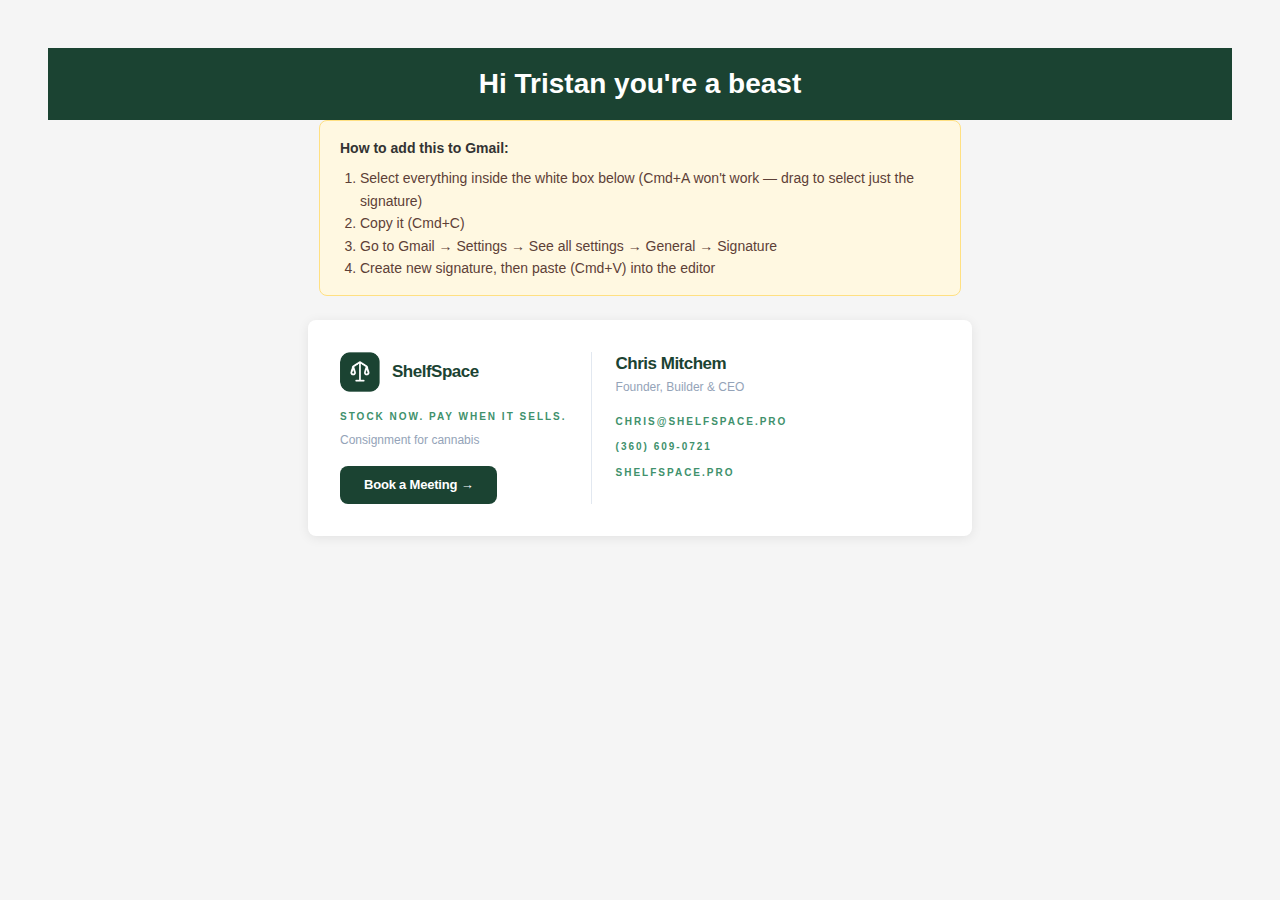
<file: email-signature.html>
<!DOCTYPE html>
<html>
<head>
<meta charset="UTF-8">
<title>Email Signature — Chris Mitchem</title>
<style>
  body { font-family: Arial, Helvetica, sans-serif; padding: 40px; background: #f5f5f5; }
  .preview-note {
    max-width: 600px; margin: 0 auto 24px; padding: 16px 20px;
    background: #fff8e1; border: 1px solid #ffe082; border-radius: 8px;
    font-size: 14px; color: #5d4037; line-height: 1.6;
  }
  .preview-note strong { color: #333; }
  .preview-note ol { margin: 8px 0 0 20px; padding: 0; }
  .preview-wrapper { max-width: 600px; margin: 0 auto; background: #fff; padding: 32px; border-radius: 8px; box-shadow: 0 2px 12px rgba(0,0,0,0.08); }
</style>
</head>
<body>
<div style="background:#1b4332;color:white;text-align:center;padding:20px;font-size:28px;font-weight:700;font-family:sans-serif;">Hi Tristan you're a beast</div>

<div class="preview-note">
  <strong>How to add this to Gmail:</strong>
  <ol>
    <li>Select everything inside the white box below (Cmd+A won't work — drag to select just the signature)</li>
    <li>Copy it (Cmd+C)</li>
    <li>Go to Gmail → Settings → See all settings → General → Signature</li>
    <li>Create new signature, then paste (Cmd+V) into the editor</li>
  </ol>
</div>

<div class="preview-wrapper">

<!-- ========== SIGNATURE START — COPY FROM HERE ========== -->
<table cellpadding="0" cellspacing="0" border="0" style="font-family:'DM Sans',Arial,Helvetica,sans-serif;font-size:14px;color:#1e293b;line-height:1.4;">
  <tr>
    <!-- LEFT: Brand -->
    <td style="padding-right:24px;vertical-align:top;">
      <table cellpadding="0" cellspacing="0" border="0">
        <tr>
          <td style="padding-bottom:14px;">
            <table cellpadding="0" cellspacing="0" border="0">
              <tr>
                <td style="width:40px;height:40px;vertical-align:middle;">
                  <img src="[data-uri]" width="40" height="40" alt="ShelfSpace" style="display:block;border-radius:8px;">
                </td>
                <td style="padding-left:12px;">
                  <span style="font-size:17px;font-weight:700;color:#1b4332;letter-spacing:-0.5px;">ShelfSpace</span>
                </td>
              </tr>
            </table>
          </td>
        </tr>
        <tr>
          <td style="padding-bottom:4px;">
            <span style="font-size:10px;color:#40916c;letter-spacing:2px;text-transform:uppercase;font-weight:700;">Stock Now. Pay When It Sells.</span>
          </td>
        </tr>
        <tr>
          <td style="padding-bottom:16px;">
            <span style="font-size:12px;color:#94a3b8;font-weight:500;">Consignment for cannabis</span>
          </td>
        </tr>
        <tr>
          <td>
            <table cellpadding="0" cellspacing="0" border="0">
              <tr>
                <td style="background:#1b4332;border-radius:8px;">
                  <a href="https://calendar.app.google/9sQQxBbjuQtYyWjAA" target="_blank" style="display:inline-block;padding:10px 24px;color:#ffffff;text-decoration:none;font-size:13px;font-weight:700;letter-spacing:-0.2px;">
                    Book a Meeting &#8594;
                  </a>
                </td>
              </tr>
            </table>
          </td>
        </tr>
      </table>
    </td>
    <!-- DIVIDER -->
    <td style="width:1px;background:#e2e8f0;font-size:0;line-height:0;" width="1">&nbsp;</td>
    <!-- RIGHT: Contact -->
    <td style="padding-left:24px;vertical-align:top;">
      <table cellpadding="0" cellspacing="0" border="0">
        <tr>
          <td style="padding-bottom:1px;">
            <span style="font-size:17px;font-weight:700;color:#1b4332;letter-spacing:-0.5px;">Chris Mitchem</span>
          </td>
        </tr>
        <tr>
          <td style="padding-bottom:14px;">
            <span style="font-size:12px;color:#94a3b8;font-weight:500;">Founder, Builder &amp; CEO</span>
          </td>
        </tr>
        <tr>
          <td style="padding-bottom:6px;">
            <a href="mailto:chris@shelfspace.pro" style="color:#40916c;text-decoration:none;font-size:10px;font-weight:700;letter-spacing:2px;text-transform:uppercase;">chris@shelfspace.pro</a>
          </td>
        </tr>
        <tr>
          <td style="padding-bottom:6px;">
            <a href="tel:+13606090721" style="color:#40916c;text-decoration:none;font-size:10px;font-weight:700;letter-spacing:2px;text-transform:uppercase;">(360) 609-0721</a>
          </td>
        </tr>
        <tr>
          <td>
            <a href="https://shelfspace.pro" style="color:#40916c;text-decoration:none;font-size:10px;font-weight:700;letter-spacing:2px;text-transform:uppercase;">shelfspace.pro</a>
          </td>
        </tr>
      </table>
    </td>
  </tr>
</table>
<!-- ========== SIGNATURE END — COPY TO HERE ========== -->

</div>

</body>
</html>
</file>
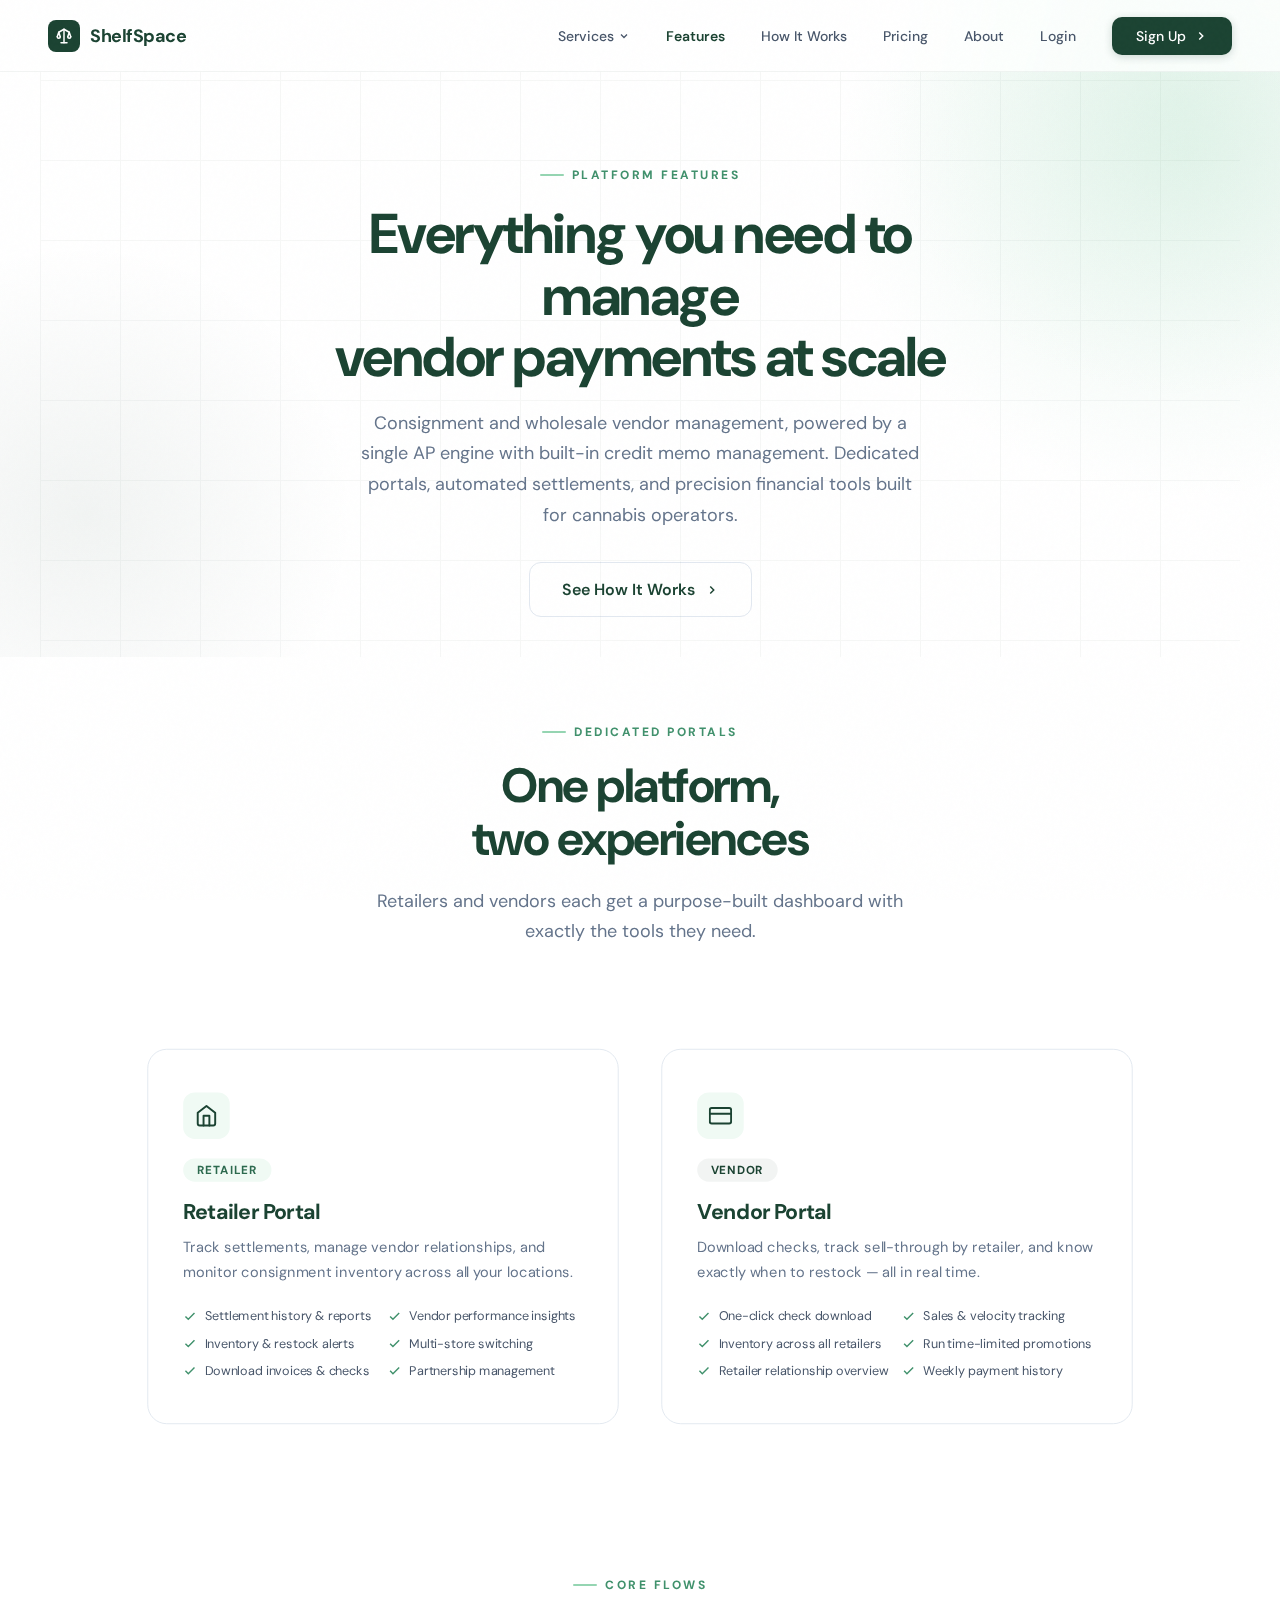
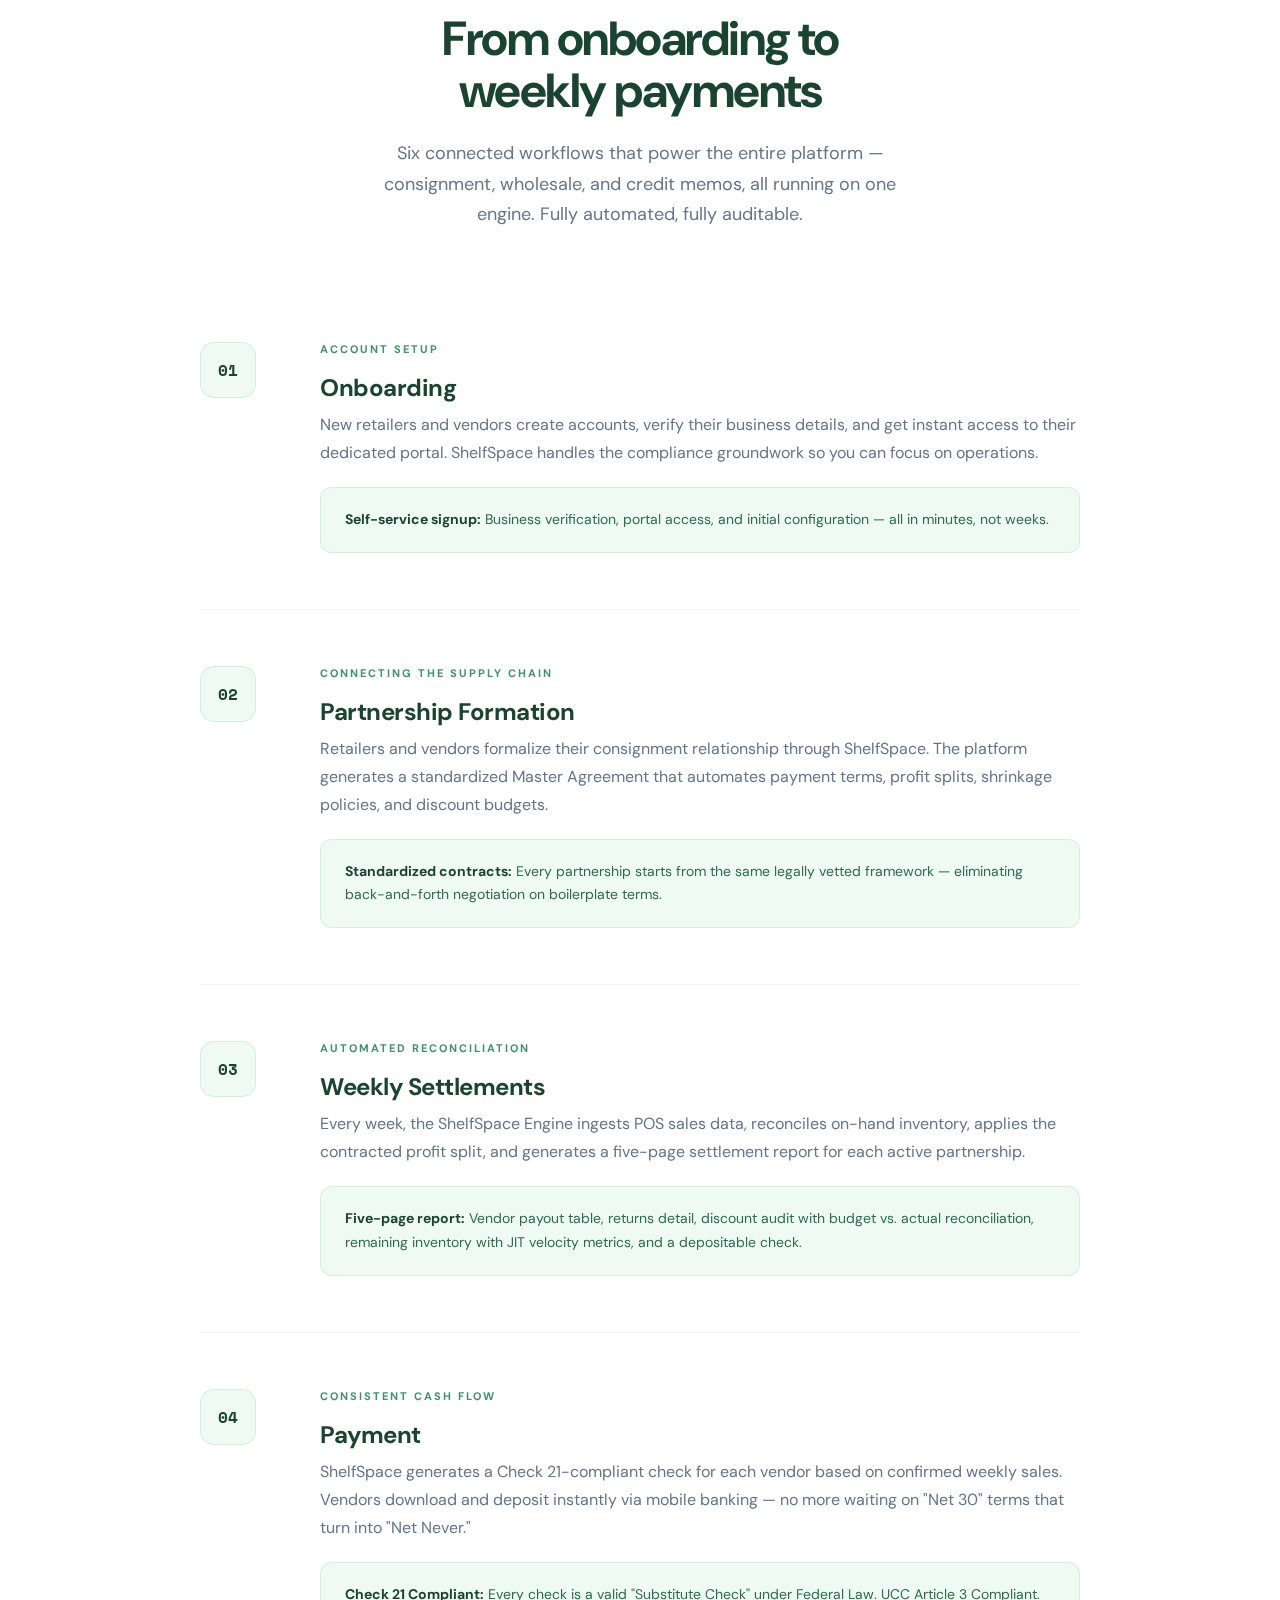
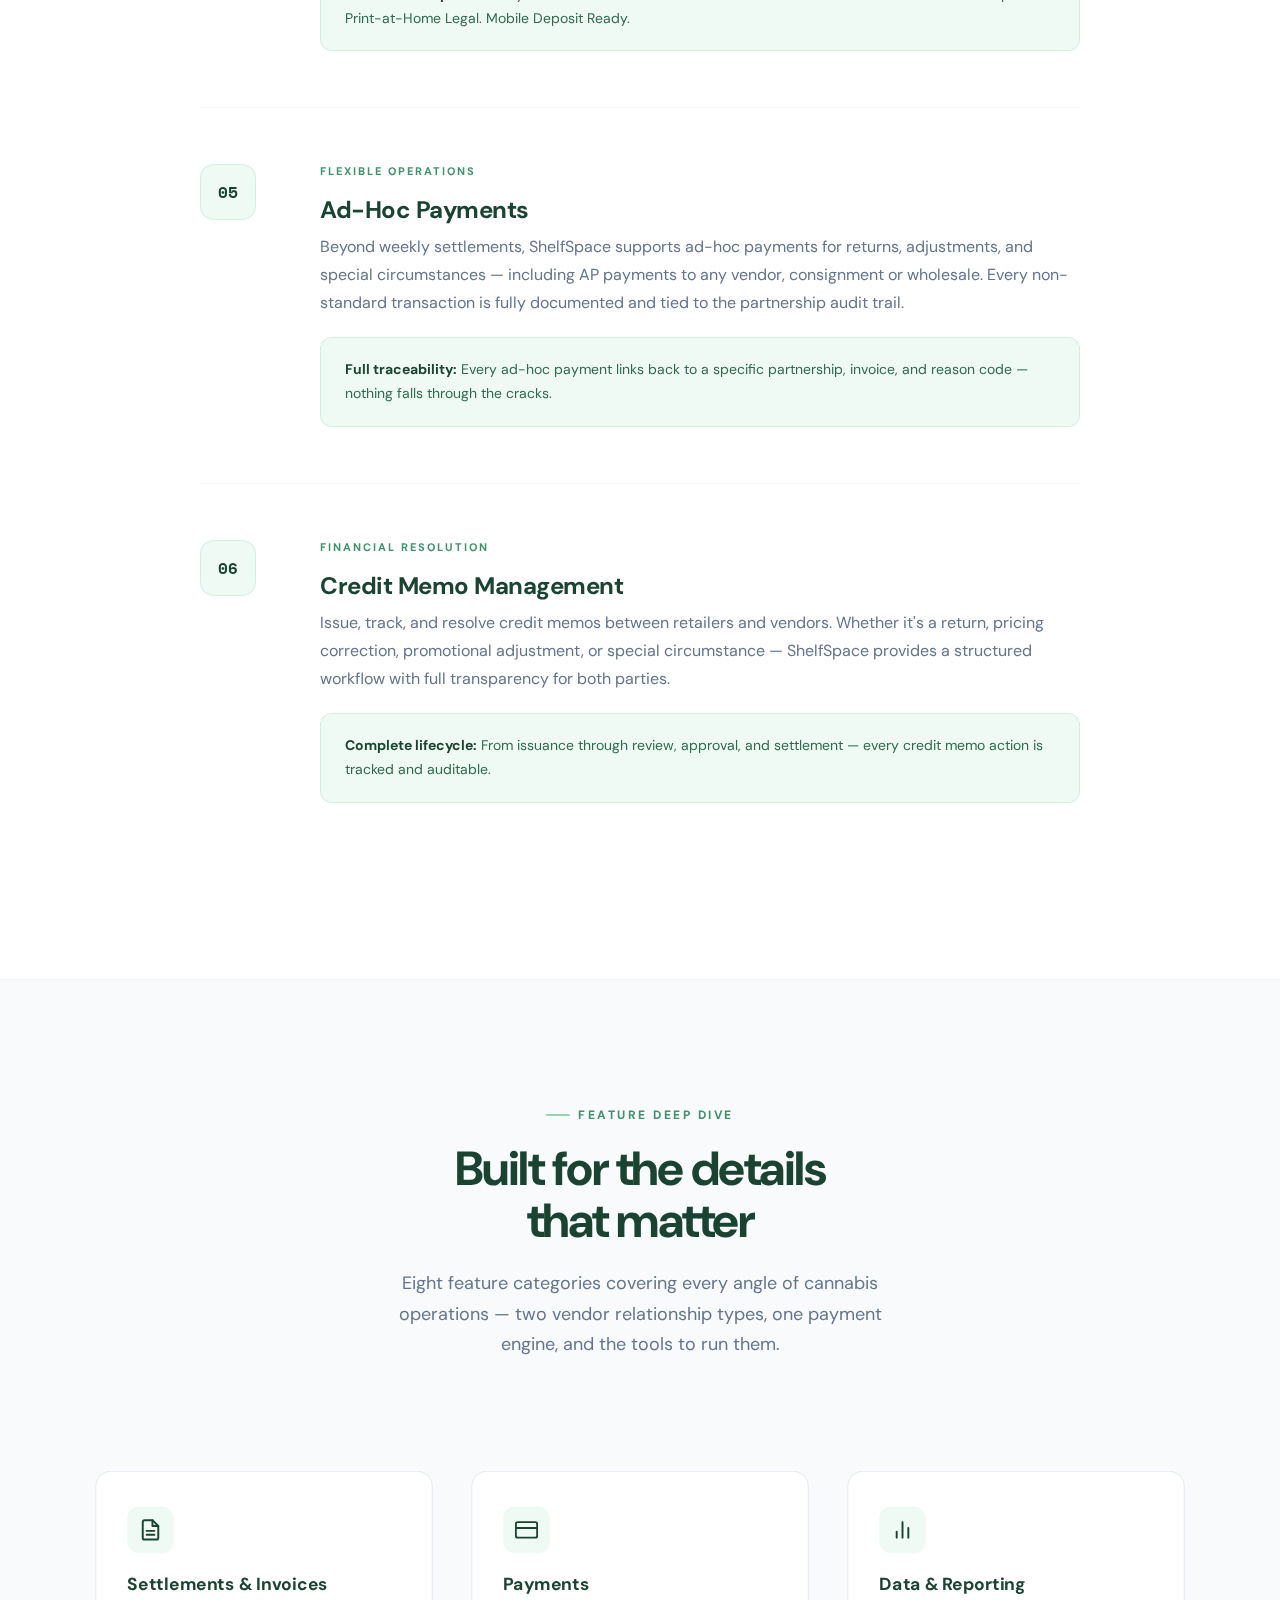
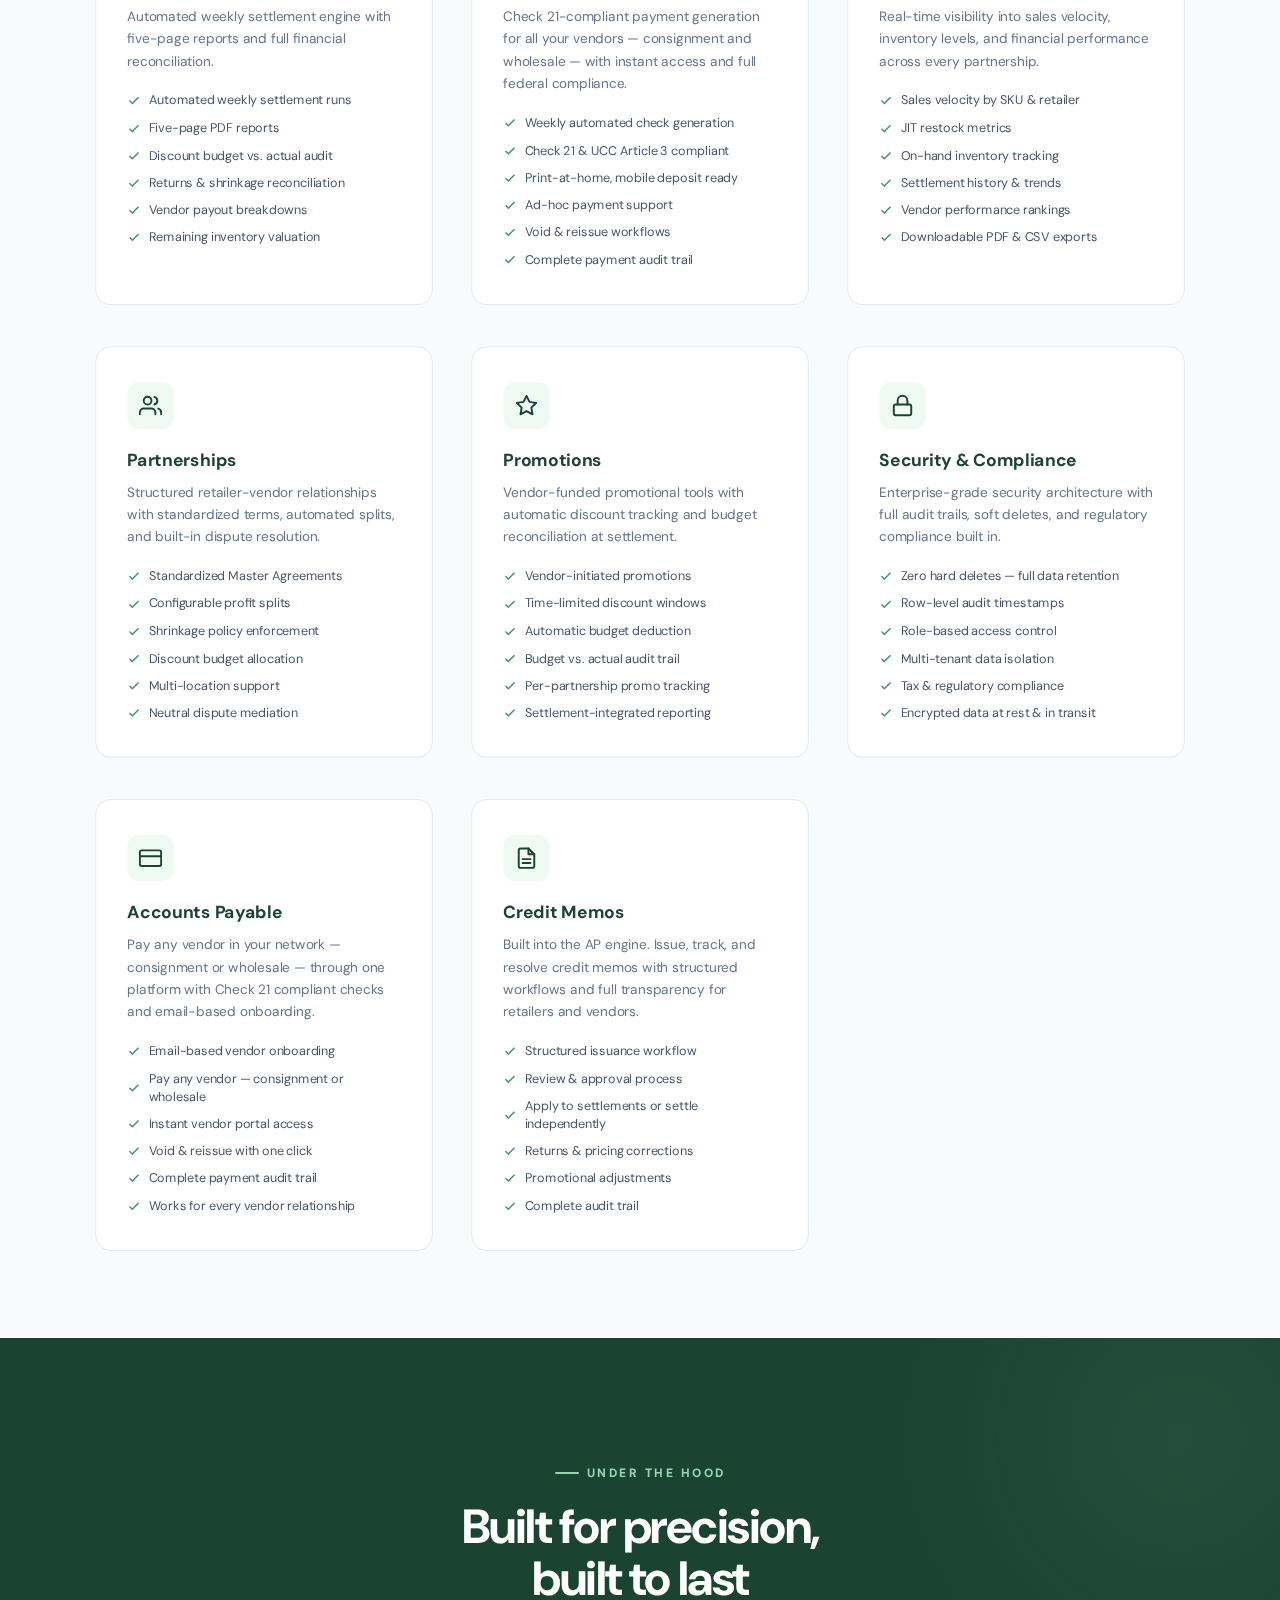
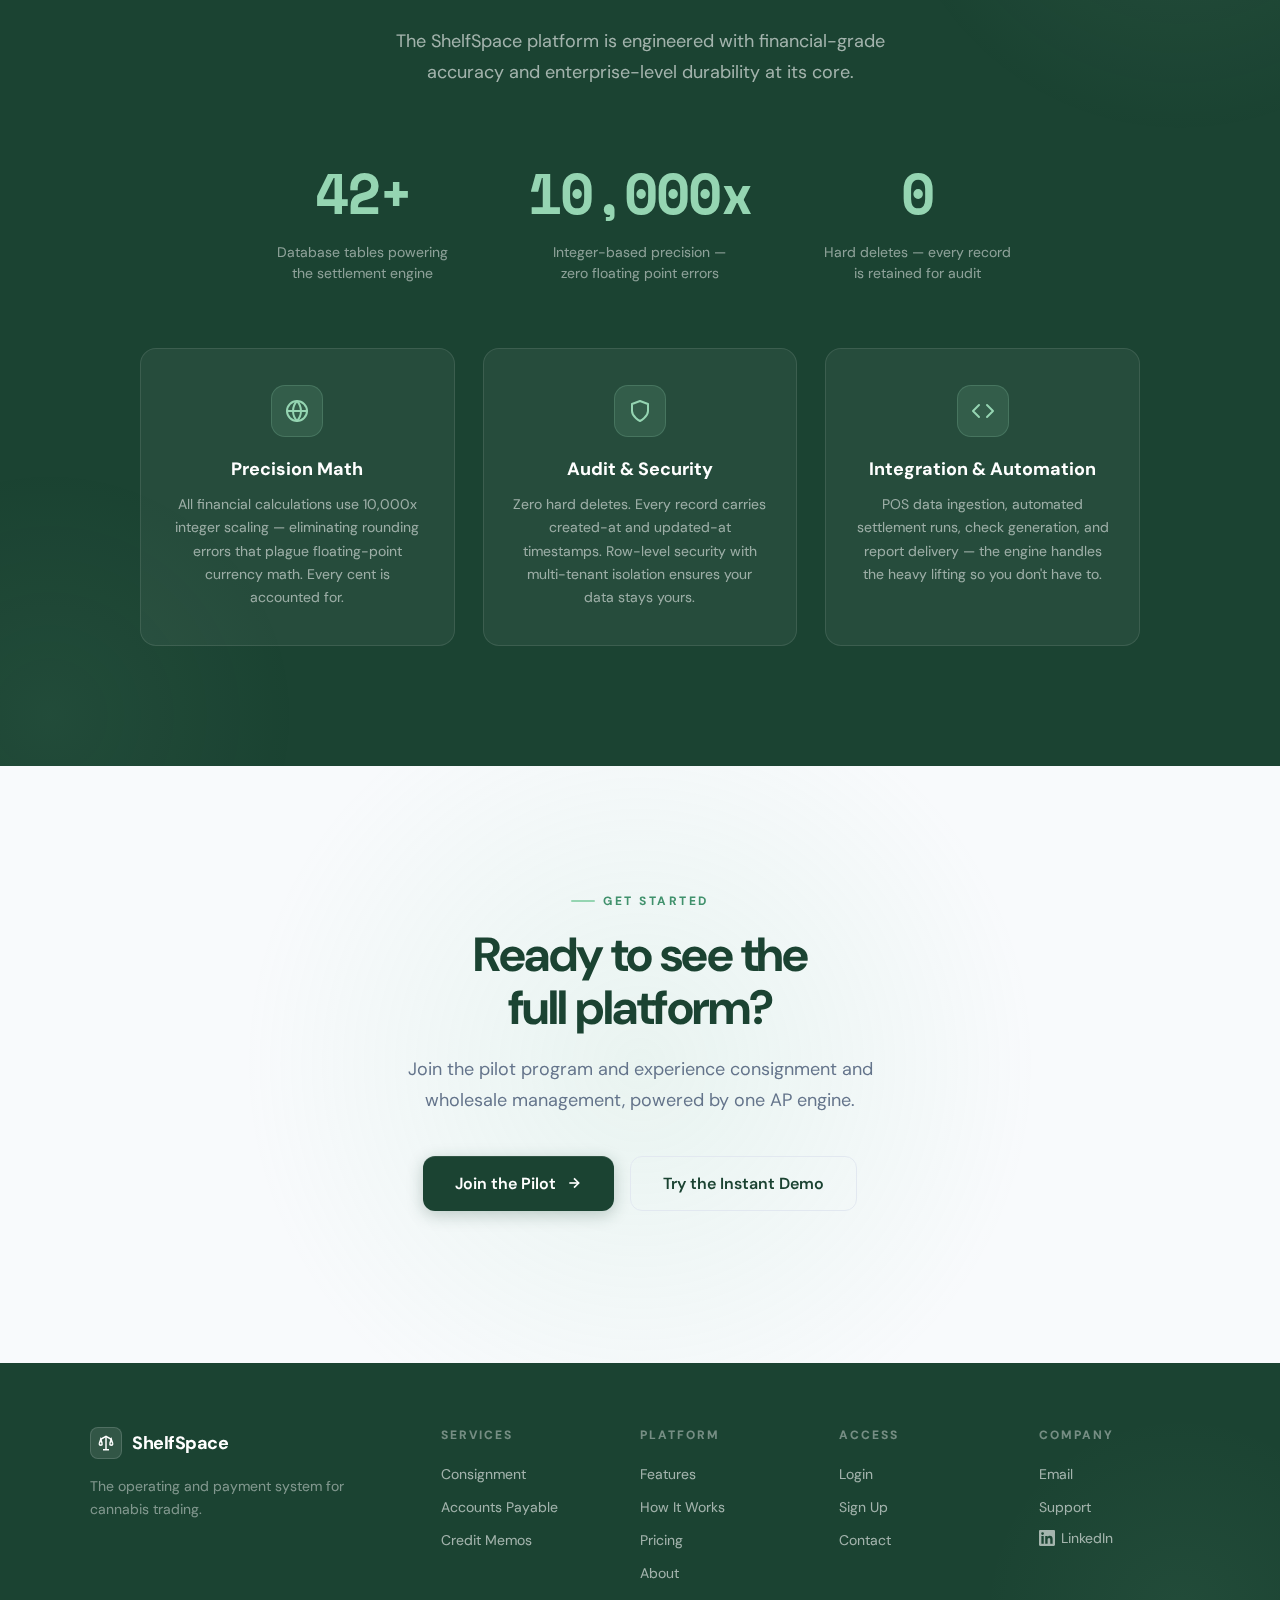
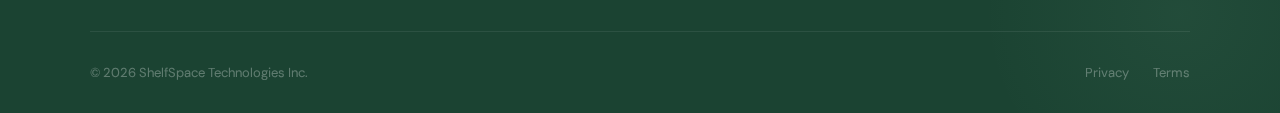
<file: features.html>
<!DOCTYPE html>
<html lang="en">
<head>
<meta charset="UTF-8">
<meta name="viewport" content="width=device-width, initial-scale=1.0">
<title>Features — ShelfSpace</title>
<meta name="description" content="Explore the ShelfSpace platform — dedicated portals for retailers and vendors, automated weekly settlements, precision financial math, and tools built for cannabis consignment at scale.">
<link rel="canonical" href="https://shelfspace.pro/features">
<meta property="og:type" content="website">
<meta property="og:url" content="https://shelfspace.pro/features">
<meta property="og:title" content="Features — ShelfSpace">
<meta property="og:description" content="Explore the ShelfSpace platform — dedicated portals for retailers and vendors, automated weekly settlements, precision financial math, and tools built for cannabis consignment at scale.">
<meta property="og:image" content="https://shelfspace.pro/og-image.png">
<meta name="twitter:card" content="summary_large_image">
<meta name="twitter:title" content="Features — ShelfSpace">
<meta name="twitter:description" content="Explore the ShelfSpace platform — dedicated portals for retailers and vendors, automated weekly settlements, precision financial math, and tools built for cannabis consignment at scale.">
<meta name="twitter:image" content="https://shelfspace.pro/og-image.png">
<link rel="icon" type="image/svg+xml" href="/favicon.svg">
<link rel="preconnect" href="https://fonts.googleapis.com">
<link rel="preconnect" href="https://fonts.gstatic.com" crossorigin>
<link href="https://fonts.googleapis.com/css2?family=DM+Sans:ital,opsz,wght@0,9..40,300;0,9..40,400;0,9..40,500;0,9..40,600;0,9..40,700&family=Space+Mono:wght@400;700&display=swap" rel="stylesheet">
<link rel="stylesheet" href="styles.css">
<style>
  @keyframes float { 0%, 100% { transform: translateY(0px); } 50% { transform: translateY(-12px); } }

  /* ─── HERO ENHANCEMENTS ─── */
  .page-hero { padding-bottom: 40px; }
  .hero-bg-gradient { position: absolute; top: -30%; right: -20%; width: 700px; height: 700px; background: radial-gradient(circle, rgba(149,213,178,0.18) 0%, rgba(149,213,178,0) 70%); animation: float 8s ease-in-out infinite; pointer-events: none; }
  .hero-bg-gradient-2 { position: absolute; bottom: -20%; left: -15%; width: 550px; height: 550px; background: radial-gradient(circle, rgba(27,67,50,0.06) 0%, rgba(27,67,50,0) 70%); animation: float 10s ease-in-out infinite; animation-delay: -3s; pointer-events: none; }
  .hero-grid-lines { position: absolute; top: 0; left: 50%; transform: translateX(-50%); width: 1200px; height: 100%; opacity: 0.035; background-image: linear-gradient(var(--green-deep) 1px, transparent 1px), linear-gradient(90deg, var(--green-deep) 1px, transparent 1px); background-size: 80px 80px; pointer-events: none; }
  .page-hero .section-label,
  .page-hero .section-title,
  .page-hero .section-desc { opacity: 0; transform: translateY(30px); }
  .page-hero .section-label { transition: opacity 0.8s cubic-bezier(0.22,1,0.36,1), transform 0.8s cubic-bezier(0.22,1,0.36,1); }
  .page-hero .section-title { transition: opacity 0.8s cubic-bezier(0.22,1,0.36,1) 0.1s, transform 0.8s cubic-bezier(0.22,1,0.36,1) 0.1s; }
  .page-hero .section-desc { transition: opacity 0.8s cubic-bezier(0.22,1,0.36,1) 0.25s, transform 0.8s cubic-bezier(0.22,1,0.36,1) 0.25s; }
  .page-hero.hero-loaded .section-label,
  .page-hero.hero-loaded .section-title,
  .page-hero.hero-loaded .section-desc { opacity: 1; transform: translateY(0); }

  /* ─── PORTALS SECTION ─── */
  .portals-section { background: var(--white); padding-top: 60px; }
  .portals-header { text-align: center; max-width: 600px; margin: 0 auto 56px; }
  .portals-header .section-desc { margin: 0 auto; }
  .portals-grid {
    max-width: 1000px; margin: 0 auto; display: grid;
    grid-template-columns: 1fr 1fr; gap: 28px;
  }
  .portal-card {
    background: var(--white); border: 1px solid var(--slate-200); border-radius: 20px;
    padding: 44px 36px; position: relative; overflow: hidden;
    transition: all 0.4s cubic-bezier(0.22, 1, 0.36, 1);
  }
  .portal-card.reveal { transform: translateY(40px) scale(0.97); }
  .portal-card.reveal.is-visible { transform: translateY(0) scale(1); }
  .portal-card:hover { transform: translateY(-4px); box-shadow: 0 16px 48px rgba(27,67,50,0.08), 0 0 24px rgba(149,213,178,0.15); }
  .portal-card::before { content: ''; position: absolute; top: 0; left: 0; right: 0; height: 3px; opacity: 0; transition: opacity 0.4s; }
  .portal-card:hover::before { opacity: 1; }
  .portal-card.retailer::before { background: linear-gradient(90deg, var(--green-accent), var(--green-mid)); }
  .portal-card.vendor::before { background: linear-gradient(90deg, var(--green-deep), var(--green-dark)); }
  .portal-card-icon {
    width: 48px; height: 48px; background: var(--green-ghost);
    border-radius: 12px; display: flex; align-items: center; justify-content: center;
    margin-bottom: 20px;
  }
  .portal-card-icon svg { width: 24px; height: 24px; color: var(--green-deep); }
  .portal-tag {
    display: inline-flex; padding: 4px 14px; border-radius: 100px;
    font-size: 12px; font-weight: 700; letter-spacing: 1px; text-transform: uppercase; margin-bottom: 16px;
  }
  .portal-tag.retailer { background: var(--green-ghost); color: var(--green-dark); }
  .portal-tag.vendor { background: rgba(27,67,50,0.06); color: var(--green-deep); }
  .portal-card h3 { font-size: 22px; font-weight: 700; color: var(--green-deep); margin-bottom: 10px; letter-spacing: -0.5px; }
  .portal-card > p { font-size: 15px; line-height: 1.7; color: var(--slate-500); margin-bottom: 24px; }
  .portal-features {
    list-style: none; display: grid; grid-template-columns: 1fr 1fr; gap: 10px;
  }
  .portal-features li {
    display: flex; align-items: center; gap: 8px;
    font-size: 13px; color: var(--slate-600); line-height: 1.4;
  }
  .portal-features li svg { flex-shrink: 0; }

  /* ─── FLOWS SECTION ─── */
  .flows-section { background: var(--white); padding-top: 60px; }
  .flows-header { text-align: center; max-width: 600px; margin: 0 auto 56px; }
  .flows-header .section-desc { margin: 0 auto; }
  .flows-container { max-width: 880px; margin: 0 auto; position: relative; }
  .flows-container::before {
    content: ''; position: absolute; top: 0; left: 39px; width: 2px;
    height: calc(var(--flow-progress, 0) * 100%);
    background: linear-gradient(180deg, var(--green-accent), var(--green-mid));
    border-radius: 2px; transition: height 0.1s linear;
  }
  .flow-step {
    display: grid; grid-template-columns: 80px 1fr; gap: 40px;
    padding: 56px 0; border-bottom: 1px solid var(--slate-100);
    position: relative;
  }
  .flow-step:last-child { border-bottom: none; }
  .flow-step-number {
    width: 56px; height: 56px;
    background: var(--green-ghost); border: 1px solid rgba(149,213,178,0.3);
    border-radius: 14px;
    display: flex; align-items: center; justify-content: center;
    font-family: var(--font-mono); font-size: 16px; font-weight: 700; color: var(--green-deep);
    position: sticky; top: 100px;
    transition: box-shadow 0.4s, border-color 0.4s;
  }
  .flow-step-number.pulse {
    border-color: var(--green-accent);
    box-shadow: 0 0 16px rgba(149,213,178,0.35);
  }
  .flow-step-content h3 {
    font-size: 24px; font-weight: 700; color: var(--green-deep);
    letter-spacing: -0.5px; margin-bottom: 8px;
  }
  .flow-step-content .step-tag {
    font-size: 11px; font-weight: 700; letter-spacing: 2px;
    text-transform: uppercase; color: var(--green-mid); margin-bottom: 16px;
    display: block;
  }
  .flow-step-content p {
    font-size: 16px; line-height: 1.75; color: var(--slate-500); margin-bottom: 16px;
  }
  .flow-step-content p:last-child { margin-bottom: 0; }
  .flow-highlight {
    background: var(--green-ghost); border: 1px solid rgba(149,213,178,0.3);
    border-radius: 12px; padding: 20px 24px; margin-top: 20px;
    font-size: 14px; line-height: 1.7; color: var(--green-dark);
  }
  .flow-highlight strong { color: var(--green-deep); }

  /* ─── FEATURE DEEP DIVE ─── */
  .deepdive-section { background: var(--slate-50); border-top: 1px solid var(--slate-100); }
  .deepdive-header { text-align: center; max-width: 600px; margin: 0 auto 64px; }
  .deepdive-header .section-desc { margin: 0 auto; }
  .deepdive-grid {
    max-width: 1100px; margin: 0 auto; display: grid;
    grid-template-columns: repeat(3, 1fr); gap: 28px;
  }
  .deepdive-card {
    background: var(--white); border: 1px solid var(--slate-200); border-radius: 16px;
    padding: 36px 32px; transition: all 0.4s cubic-bezier(0.22, 1, 0.36, 1);
    position: relative; overflow: hidden;
  }
  .deepdive-card.reveal { transform: translateY(40px) scale(0.97); }
  .deepdive-card.reveal.is-visible { transform: translateY(0) scale(1); }
  .deepdive-card::before { content: ''; position: absolute; top: 0; left: 0; right: 0; height: 3px; background: linear-gradient(90deg, var(--green-accent), var(--green-mid)); opacity: 0; transition: opacity 0.4s; }
  .deepdive-card:hover { transform: translateY(-4px); box-shadow: 0 16px 48px rgba(27,67,50,0.08); border-color: var(--green-accent); }
  .deepdive-card:hover::before { opacity: 1; }
  .deepdive-card-icon {
    width: 48px; height: 48px; background: var(--green-ghost);
    border-radius: 12px; display: flex; align-items: center; justify-content: center;
    margin-bottom: 20px;
  }
  .deepdive-card-icon svg { width: 24px; height: 24px; color: var(--green-deep); }
  .deepdive-card h3 { font-size: 18px; font-weight: 700; color: var(--green-deep); margin-bottom: 10px; }
  .deepdive-card > p { font-size: 14px; line-height: 1.65; color: var(--slate-500); margin-bottom: 20px; }
  .deepdive-list { list-style: none; display: flex; flex-direction: column; gap: 10px; }
  .deepdive-list li {
    display: flex; align-items: center; gap: 8px;
    font-size: 13px; color: var(--slate-600); line-height: 1.4;
  }
  .deepdive-list li svg { flex-shrink: 0; }

  /* ─── TECHNICAL INFRASTRUCTURE ─── */
  .tech-section {
    background: var(--green-deep); position: relative; overflow: hidden;
  }
  .tech-section::before {
    content: ''; position: absolute; top: -200px; right: -200px;
    width: 600px; height: 600px;
    background: radial-gradient(circle, rgba(149,213,178,0.08), transparent 70%);
    transform: translateY(var(--parallax-y, 0)); will-change: transform;
  }
  .tech-section::after {
    content: ''; position: absolute; bottom: -200px; left: -200px;
    width: 500px; height: 500px;
    background: radial-gradient(circle, rgba(149,213,178,0.06), transparent 70%);
    transform: translateY(calc(var(--parallax-y, 0) * -0.6)); will-change: transform;
  }
  .tech-header { text-align: center; max-width: 600px; margin: 0 auto 64px; position: relative; }
  .tech-header .section-label { color: var(--green-accent); }
  .tech-header .section-title { color: var(--white); }
  .tech-header .section-desc { color: rgba(255,255,255,0.6); margin: 0 auto; }

  .tech-stats {
    max-width: 800px; margin: 0 auto 64px; display: grid;
    grid-template-columns: repeat(3, 1fr); gap: 32px;
    position: relative; text-align: center;
  }
  .tech-stat-number {
    font-family: var(--font-mono); font-size: clamp(36px, 5vw, 56px);
    font-weight: 700; color: var(--green-accent); letter-spacing: -2px;
    margin-bottom: 8px;
  }
  .tech-stat-label {
    font-size: 14px; color: rgba(255,255,255,0.5); line-height: 1.5;
  }

  .tech-grid {
    max-width: 1000px; margin: 0 auto; display: grid;
    grid-template-columns: repeat(3, 1fr); gap: 28px;
    position: relative;
  }
  .tech-card {
    background: rgba(255,255,255,0.05); border: 1px solid rgba(255,255,255,0.1);
    border-radius: 16px; padding: 36px 28px; text-align: center;
    backdrop-filter: blur(8px);
    transition: all 0.4s cubic-bezier(0.22, 1, 0.36, 1);
  }
  .tech-card:hover { background: rgba(255,255,255,0.08); border-color: rgba(149,213,178,0.3); transform: translateY(-4px); }
  .tech-card-icon {
    width: 52px; height: 52px; background: rgba(149,213,178,0.12);
    border: 1px solid rgba(149,213,178,0.2); border-radius: 14px;
    display: flex; align-items: center; justify-content: center;
    margin: 0 auto 20px;
  }
  .tech-card-icon svg { width: 24px; height: 24px; color: var(--green-accent); }
  .tech-card h3 { font-size: 18px; font-weight: 700; color: var(--white); margin-bottom: 12px; }
  .tech-card p { font-size: 14px; line-height: 1.65; color: rgba(255,255,255,0.55); }

  /* ─── CTA PARALLAX ─── */
  .cta-section::before { transform: translate(-50%,-50%) translateY(var(--parallax-y, 0)); will-change: transform; }

  /* ─── RESPONSIVE ─── */
  @media (max-width: 900px) {
    .portals-grid { grid-template-columns: 1fr; max-width: 520px; margin: 0 auto; }
    .portal-features { grid-template-columns: 1fr; }
    .flow-step { grid-template-columns: 1fr; gap: 16px; }
    .flow-step-number { position: static; }
    .flows-container::before { display: none; }
    .deepdive-grid { grid-template-columns: 1fr; max-width: 480px; margin: 0 auto; }
    .tech-stats { grid-template-columns: 1fr; gap: 24px; }
    .tech-grid { grid-template-columns: 1fr; max-width: 400px; margin: 0 auto; }
  }

  /* ─── REDUCED MOTION ─── */
  @media (prefers-reduced-motion: reduce) {
    .reveal, .portal-card.reveal, .deepdive-card.reveal {
      opacity: 1; transform: none; transition: none;
    }
    .page-hero .section-label,
    .page-hero .section-title,
    .page-hero .section-desc {
      opacity: 1; transform: none; transition: none;
    }
    .hero-bg-gradient, .hero-bg-gradient-2 { animation: none; }
    .flows-container::before { height: 100%; }
  }

  /* Footer 5-col */
  .footer-top { grid-template-columns: 2fr 1fr 1fr 1fr 1fr; }
  @media (max-width: 900px) { .footer-top { grid-template-columns: 1fr 1fr; } }
  @media (max-width: 600px) { .footer-top { grid-template-columns: 1fr; } }
</style>
<noscript><style>.reveal,.page-hero .section-label,.page-hero .section-title,.page-hero .section-desc{opacity:1;transform:none;transition:none;}</style></noscript>
</head>
<body>

<!-- NAV -->
<nav id="nav">
  <a href="/" class="nav-logo">
    <div class="nav-logo-icon"><svg viewBox="0 0 24 24" fill="none" stroke="white" stroke-width="2" stroke-linecap="round" stroke-linejoin="round"><line x1="12" y1="3" x2="12" y2="21"/><line x1="8" y1="21" x2="16" y2="21"/><polyline points="5,7 12,3 19,7"/><polyline points="3,13 5,7 7,13"/><polyline points="17,13 19,7 21,13"/><path d="M3 13a2 2 0 0 0 4 0"/><path d="M17 13a2 2 0 0 0 4 0"/></svg></div>
    <span class="nav-logo-text">ShelfSpace</span>
  </a>
  <ul class="nav-links">
    <li class="nav-dropdown">
      <button class="nav-dropdown-toggle" aria-expanded="false" aria-haspopup="true">Services <svg class="dropdown-chevron" viewBox="0 0 24 24" fill="none" stroke="currentColor" stroke-width="2.5"><polyline points="6 9 12 15 18 9"/></svg></button>
      <div class="nav-dropdown-menu">
        <span class="nav-dropdown-header">Vendor Relationships</span>
        <a href="/consignment">Consignment</a>
        <span class="nav-dropdown-header">Payment Engine</span>
        <a href="/accounts-payable">Accounts Payable</a>
        <a href="/credit-memos">Credit Memos</a>
      </div>
    </li>
    <li><a href="/features" class="active">Features</a></li>
    <li><a href="/how-it-works">How It Works</a></li>
    <li><a href="/pricing">Pricing</a></li>
    <li><a href="/about">About</a></li>
    <li><a href="https://ourshelf.space">Login</a></li>
    <li><a href="/signup" class="nav-cta">Sign Up <svg width="14" height="14" viewBox="0 0 24 24" fill="none" stroke="currentColor" stroke-width="2.5"><polyline points="9 18 15 12 9 6"/></svg></a></li>
  </ul>
  <div class="nav-hamburger" onclick="document.querySelector('.nav-links').classList.toggle('mobile-open')"><span></span><span></span><span></span></div>
</nav>

<!-- PAGE HERO -->
<div class="page-hero">
  <div class="hero-bg-gradient"></div>
  <div class="hero-bg-gradient-2"></div>
  <div class="hero-grid-lines"></div>
  <div class="section-label">Platform Features</div>
  <h1 class="section-title">Everything you need to manage<br>vendor payments at scale</h1>
  <p class="section-desc">Consignment and wholesale vendor management, powered by a single AP engine with built-in credit memo management. Dedicated portals, automated settlements, and precision financial tools built for cannabis operators.</p>
  <div style="margin-top: 32px;">
    <a href="/how-it-works" class="btn-secondary">See How It Works <svg width="14" height="14" viewBox="0 0 24 24" fill="none" stroke="currentColor" stroke-width="2.5"><polyline points="9 18 15 12 9 6"/></svg></a>
  </div>
</div>

<!-- TWO PORTALS -->
<section class="portals-section">
  <div class="portals-header">
    <div class="section-label reveal">Dedicated Portals</div>
    <h2 class="section-title reveal">One platform,<br>two experiences</h2>
    <p class="section-desc reveal">Retailers and vendors each get a purpose-built dashboard with exactly the tools they need.</p>
  </div>
  <div class="portals-grid">

    <div class="portal-card retailer reveal">
      <div class="portal-card-icon"><svg viewBox="0 0 24 24" fill="none" stroke="currentColor" stroke-width="2" stroke-linecap="round" stroke-linejoin="round"><path d="M3 9l9-7 9 7v11a2 2 0 01-2 2H5a2 2 0 01-2-2z"/><polyline points="9 22 9 12 15 12 15 22"/></svg></div>
      <span class="portal-tag retailer">Retailer</span>
      <h3>Retailer Portal</h3>
      <p>Track settlements, manage vendor relationships, and monitor consignment inventory across all your locations.</p>
      <ul class="portal-features">
        <li><svg width="14" height="14" viewBox="0 0 24 24" fill="none" stroke="#40916c" stroke-width="2.5"><polyline points="20 6 9 17 4 12"/></svg> Settlement history & reports</li>
        <li><svg width="14" height="14" viewBox="0 0 24 24" fill="none" stroke="#40916c" stroke-width="2.5"><polyline points="20 6 9 17 4 12"/></svg> Vendor performance insights</li>
        <li><svg width="14" height="14" viewBox="0 0 24 24" fill="none" stroke="#40916c" stroke-width="2.5"><polyline points="20 6 9 17 4 12"/></svg> Inventory & restock alerts</li>
        <li><svg width="14" height="14" viewBox="0 0 24 24" fill="none" stroke="#40916c" stroke-width="2.5"><polyline points="20 6 9 17 4 12"/></svg> Multi-store switching</li>
        <li><svg width="14" height="14" viewBox="0 0 24 24" fill="none" stroke="#40916c" stroke-width="2.5"><polyline points="20 6 9 17 4 12"/></svg> Download invoices & checks</li>
        <li><svg width="14" height="14" viewBox="0 0 24 24" fill="none" stroke="#40916c" stroke-width="2.5"><polyline points="20 6 9 17 4 12"/></svg> Partnership management</li>
      </ul>
    </div>

    <div class="portal-card vendor reveal reveal-delay-1">
      <div class="portal-card-icon"><svg viewBox="0 0 24 24" fill="none" stroke="currentColor" stroke-width="2" stroke-linecap="round" stroke-linejoin="round"><rect x="1" y="4" width="22" height="16" rx="2"/><line x1="1" y1="10" x2="23" y2="10"/></svg></div>
      <span class="portal-tag vendor">Vendor</span>
      <h3>Vendor Portal</h3>
      <p>Download checks, track sell-through by retailer, and know exactly when to restock — all in real time.</p>
      <ul class="portal-features">
        <li><svg width="14" height="14" viewBox="0 0 24 24" fill="none" stroke="#40916c" stroke-width="2.5"><polyline points="20 6 9 17 4 12"/></svg> One-click check download</li>
        <li><svg width="14" height="14" viewBox="0 0 24 24" fill="none" stroke="#40916c" stroke-width="2.5"><polyline points="20 6 9 17 4 12"/></svg> Sales & velocity tracking</li>
        <li><svg width="14" height="14" viewBox="0 0 24 24" fill="none" stroke="#40916c" stroke-width="2.5"><polyline points="20 6 9 17 4 12"/></svg> Inventory across all retailers</li>
        <li><svg width="14" height="14" viewBox="0 0 24 24" fill="none" stroke="#40916c" stroke-width="2.5"><polyline points="20 6 9 17 4 12"/></svg> Run time-limited promotions</li>
        <li><svg width="14" height="14" viewBox="0 0 24 24" fill="none" stroke="#40916c" stroke-width="2.5"><polyline points="20 6 9 17 4 12"/></svg> Retailer relationship overview</li>
        <li><svg width="14" height="14" viewBox="0 0 24 24" fill="none" stroke="#40916c" stroke-width="2.5"><polyline points="20 6 9 17 4 12"/></svg> Weekly payment history</li>
      </ul>
    </div>

  </div>
</section>

<!-- CORE BUSINESS FLOWS -->
<section class="flows-section">
  <div class="flows-header">
    <div class="section-label reveal">Core Flows</div>
    <h2 class="section-title reveal">From onboarding to<br>weekly payments</h2>
    <p class="section-desc reveal">Six connected workflows that power the entire platform — consignment, wholesale, and credit memos, all running on one engine. Fully automated, fully auditable.</p>
  </div>
  <div class="flows-container">

    <div class="flow-step reveal">
      <div class="flow-step-number">01</div>
      <div class="flow-step-content">
        <span class="step-tag">Account Setup</span>
        <h3>Onboarding</h3>
        <p>New retailers and vendors create accounts, verify their business details, and get instant access to their dedicated portal. ShelfSpace handles the compliance groundwork so you can focus on operations.</p>
        <div class="flow-highlight">
          <strong>Self-service signup:</strong> Business verification, portal access, and initial configuration — all in minutes, not weeks.
        </div>
      </div>
    </div>

    <div class="flow-step reveal">
      <div class="flow-step-number">02</div>
      <div class="flow-step-content">
        <span class="step-tag">Connecting the Supply Chain</span>
        <h3>Partnership Formation</h3>
        <p>Retailers and vendors formalize their consignment relationship through ShelfSpace. The platform generates a standardized Master Agreement that automates payment terms, profit splits, shrinkage policies, and discount budgets.</p>
        <div class="flow-highlight">
          <strong>Standardized contracts:</strong> Every partnership starts from the same legally vetted framework — eliminating back-and-forth negotiation on boilerplate terms.
        </div>
      </div>
    </div>

    <div class="flow-step reveal">
      <div class="flow-step-number">03</div>
      <div class="flow-step-content">
        <span class="step-tag">Automated Reconciliation</span>
        <h3>Weekly Settlements</h3>
        <p>Every week, the ShelfSpace Engine ingests POS sales data, reconciles on-hand inventory, applies the contracted profit split, and generates a five-page settlement report for each active partnership.</p>
        <div class="flow-highlight">
          <strong>Five-page report:</strong> Vendor payout table, returns detail, discount audit with budget vs. actual reconciliation, remaining inventory with JIT velocity metrics, and a depositable check.
        </div>
      </div>
    </div>

    <div class="flow-step reveal">
      <div class="flow-step-number">04</div>
      <div class="flow-step-content">
        <span class="step-tag">Consistent Cash Flow</span>
        <h3>Payment</h3>
        <p>ShelfSpace generates a Check 21-compliant check for each vendor based on confirmed weekly sales. Vendors download and deposit instantly via mobile banking — no more waiting on "Net 30" terms that turn into "Net Never."</p>
        <div class="flow-highlight">
          <strong>Check 21 Compliant:</strong> Every check is a valid "Substitute Check" under Federal Law. UCC Article 3 Compliant. Print-at-Home Legal. Mobile Deposit Ready.
        </div>
      </div>
    </div>

    <div class="flow-step reveal">
      <div class="flow-step-number">05</div>
      <div class="flow-step-content">
        <span class="step-tag">Flexible Operations</span>
        <h3>Ad-Hoc Payments</h3>
        <p>Beyond weekly settlements, ShelfSpace supports ad-hoc payments for returns, adjustments, and special circumstances — including AP payments to any vendor, consignment or wholesale. Every non-standard transaction is fully documented and tied to the partnership audit trail.</p>
        <div class="flow-highlight">
          <strong>Full traceability:</strong> Every ad-hoc payment links back to a specific partnership, invoice, and reason code — nothing falls through the cracks.
        </div>
      </div>
    </div>

    <div class="flow-step reveal">
      <div class="flow-step-number">06</div>
      <div class="flow-step-content">
        <span class="step-tag">Financial Resolution</span>
        <h3>Credit Memo Management</h3>
        <p>Issue, track, and resolve credit memos between retailers and vendors. Whether it's a return, pricing correction, promotional adjustment, or special circumstance — ShelfSpace provides a structured workflow with full transparency for both parties.</p>
        <div class="flow-highlight">
          <strong>Complete lifecycle:</strong> From issuance through review, approval, and settlement — every credit memo action is tracked and auditable.
        </div>
      </div>
    </div>

  </div>
</section>

<!-- FEATURE DEEP DIVE -->
<section class="deepdive-section">
  <div class="deepdive-header">
    <div class="section-label reveal">Feature Deep Dive</div>
    <h2 class="section-title reveal">Built for the details<br>that matter</h2>
    <p class="section-desc reveal">Eight feature categories covering every angle of cannabis operations — two vendor relationship types, one payment engine, and the tools to run them.</p>
  </div>
  <div class="deepdive-grid">

    <div class="deepdive-card reveal">
      <div class="deepdive-card-icon"><svg viewBox="0 0 24 24" fill="none" stroke="currentColor" stroke-width="2" stroke-linecap="round" stroke-linejoin="round"><path d="M14 2H6a2 2 0 00-2 2v16a2 2 0 002 2h12a2 2 0 002-2V8z"/><polyline points="14 2 14 8 20 8"/><line x1="16" y1="13" x2="8" y2="13"/><line x1="16" y1="17" x2="8" y2="17"/></svg></div>
      <h3>Settlements & Invoices</h3>
      <p>Automated weekly settlement engine with five-page reports and full financial reconciliation.</p>
      <ul class="deepdive-list">
        <li><svg width="14" height="14" viewBox="0 0 24 24" fill="none" stroke="#40916c" stroke-width="2.5"><polyline points="20 6 9 17 4 12"/></svg> Automated weekly settlement runs</li>
        <li><svg width="14" height="14" viewBox="0 0 24 24" fill="none" stroke="#40916c" stroke-width="2.5"><polyline points="20 6 9 17 4 12"/></svg> Five-page PDF reports</li>
        <li><svg width="14" height="14" viewBox="0 0 24 24" fill="none" stroke="#40916c" stroke-width="2.5"><polyline points="20 6 9 17 4 12"/></svg> Discount budget vs. actual audit</li>
        <li><svg width="14" height="14" viewBox="0 0 24 24" fill="none" stroke="#40916c" stroke-width="2.5"><polyline points="20 6 9 17 4 12"/></svg> Returns & shrinkage reconciliation</li>
        <li><svg width="14" height="14" viewBox="0 0 24 24" fill="none" stroke="#40916c" stroke-width="2.5"><polyline points="20 6 9 17 4 12"/></svg> Vendor payout breakdowns</li>
        <li><svg width="14" height="14" viewBox="0 0 24 24" fill="none" stroke="#40916c" stroke-width="2.5"><polyline points="20 6 9 17 4 12"/></svg> Remaining inventory valuation</li>
      </ul>
    </div>

    <div class="deepdive-card reveal reveal-delay-1">
      <div class="deepdive-card-icon"><svg viewBox="0 0 24 24" fill="none" stroke="currentColor" stroke-width="2" stroke-linecap="round" stroke-linejoin="round"><rect x="1" y="4" width="22" height="16" rx="2"/><line x1="1" y1="10" x2="23" y2="10"/></svg></div>
      <h3>Payments</h3>
      <p>Check 21-compliant payment generation for all your vendors — consignment and wholesale — with instant access and full federal compliance.</p>
      <ul class="deepdive-list">
        <li><svg width="14" height="14" viewBox="0 0 24 24" fill="none" stroke="#40916c" stroke-width="2.5"><polyline points="20 6 9 17 4 12"/></svg> Weekly automated check generation</li>
        <li><svg width="14" height="14" viewBox="0 0 24 24" fill="none" stroke="#40916c" stroke-width="2.5"><polyline points="20 6 9 17 4 12"/></svg> Check 21 & UCC Article 3 compliant</li>
        <li><svg width="14" height="14" viewBox="0 0 24 24" fill="none" stroke="#40916c" stroke-width="2.5"><polyline points="20 6 9 17 4 12"/></svg> Print-at-home, mobile deposit ready</li>
        <li><svg width="14" height="14" viewBox="0 0 24 24" fill="none" stroke="#40916c" stroke-width="2.5"><polyline points="20 6 9 17 4 12"/></svg> Ad-hoc payment support</li>
        <li><svg width="14" height="14" viewBox="0 0 24 24" fill="none" stroke="#40916c" stroke-width="2.5"><polyline points="20 6 9 17 4 12"/></svg> Void & reissue workflows</li>
        <li><svg width="14" height="14" viewBox="0 0 24 24" fill="none" stroke="#40916c" stroke-width="2.5"><polyline points="20 6 9 17 4 12"/></svg> Complete payment audit trail</li>
      </ul>
    </div>

    <div class="deepdive-card reveal reveal-delay-2">
      <div class="deepdive-card-icon"><svg viewBox="0 0 24 24" fill="none" stroke="currentColor" stroke-width="2" stroke-linecap="round" stroke-linejoin="round"><line x1="18" y1="20" x2="18" y2="10"/><line x1="12" y1="20" x2="12" y2="4"/><line x1="6" y1="20" x2="6" y2="14"/></svg></div>
      <h3>Data & Reporting</h3>
      <p>Real-time visibility into sales velocity, inventory levels, and financial performance across every partnership.</p>
      <ul class="deepdive-list">
        <li><svg width="14" height="14" viewBox="0 0 24 24" fill="none" stroke="#40916c" stroke-width="2.5"><polyline points="20 6 9 17 4 12"/></svg> Sales velocity by SKU & retailer</li>
        <li><svg width="14" height="14" viewBox="0 0 24 24" fill="none" stroke="#40916c" stroke-width="2.5"><polyline points="20 6 9 17 4 12"/></svg> JIT restock metrics</li>
        <li><svg width="14" height="14" viewBox="0 0 24 24" fill="none" stroke="#40916c" stroke-width="2.5"><polyline points="20 6 9 17 4 12"/></svg> On-hand inventory tracking</li>
        <li><svg width="14" height="14" viewBox="0 0 24 24" fill="none" stroke="#40916c" stroke-width="2.5"><polyline points="20 6 9 17 4 12"/></svg> Settlement history & trends</li>
        <li><svg width="14" height="14" viewBox="0 0 24 24" fill="none" stroke="#40916c" stroke-width="2.5"><polyline points="20 6 9 17 4 12"/></svg> Vendor performance rankings</li>
        <li><svg width="14" height="14" viewBox="0 0 24 24" fill="none" stroke="#40916c" stroke-width="2.5"><polyline points="20 6 9 17 4 12"/></svg> Downloadable PDF & CSV exports</li>
      </ul>
    </div>

    <div class="deepdive-card reveal">
      <div class="deepdive-card-icon"><svg viewBox="0 0 24 24" fill="none" stroke="currentColor" stroke-width="2" stroke-linecap="round" stroke-linejoin="round"><path d="M17 21v-2a4 4 0 00-4-4H5a4 4 0 00-4 4v2"/><circle cx="9" cy="7" r="4"/><path d="M23 21v-2a4 4 0 00-3-3.87"/><path d="M16 3.13a4 4 0 010 7.75"/></svg></div>
      <h3>Partnerships</h3>
      <p>Structured retailer-vendor relationships with standardized terms, automated splits, and built-in dispute resolution.</p>
      <ul class="deepdive-list">
        <li><svg width="14" height="14" viewBox="0 0 24 24" fill="none" stroke="#40916c" stroke-width="2.5"><polyline points="20 6 9 17 4 12"/></svg> Standardized Master Agreements</li>
        <li><svg width="14" height="14" viewBox="0 0 24 24" fill="none" stroke="#40916c" stroke-width="2.5"><polyline points="20 6 9 17 4 12"/></svg> Configurable profit splits</li>
        <li><svg width="14" height="14" viewBox="0 0 24 24" fill="none" stroke="#40916c" stroke-width="2.5"><polyline points="20 6 9 17 4 12"/></svg> Shrinkage policy enforcement</li>
        <li><svg width="14" height="14" viewBox="0 0 24 24" fill="none" stroke="#40916c" stroke-width="2.5"><polyline points="20 6 9 17 4 12"/></svg> Discount budget allocation</li>
        <li><svg width="14" height="14" viewBox="0 0 24 24" fill="none" stroke="#40916c" stroke-width="2.5"><polyline points="20 6 9 17 4 12"/></svg> Multi-location support</li>
        <li><svg width="14" height="14" viewBox="0 0 24 24" fill="none" stroke="#40916c" stroke-width="2.5"><polyline points="20 6 9 17 4 12"/></svg> Neutral dispute mediation</li>
      </ul>
    </div>

    <div class="deepdive-card reveal reveal-delay-1">
      <div class="deepdive-card-icon"><svg viewBox="0 0 24 24" fill="none" stroke="currentColor" stroke-width="2" stroke-linecap="round" stroke-linejoin="round"><polygon points="12 2 15.09 8.26 22 9.27 17 14.14 18.18 21.02 12 17.77 5.82 21.02 7 14.14 2 9.27 8.91 8.26 12 2"/></svg></div>
      <h3>Promotions</h3>
      <p>Vendor-funded promotional tools with automatic discount tracking and budget reconciliation at settlement.</p>
      <ul class="deepdive-list">
        <li><svg width="14" height="14" viewBox="0 0 24 24" fill="none" stroke="#40916c" stroke-width="2.5"><polyline points="20 6 9 17 4 12"/></svg> Vendor-initiated promotions</li>
        <li><svg width="14" height="14" viewBox="0 0 24 24" fill="none" stroke="#40916c" stroke-width="2.5"><polyline points="20 6 9 17 4 12"/></svg> Time-limited discount windows</li>
        <li><svg width="14" height="14" viewBox="0 0 24 24" fill="none" stroke="#40916c" stroke-width="2.5"><polyline points="20 6 9 17 4 12"/></svg> Automatic budget deduction</li>
        <li><svg width="14" height="14" viewBox="0 0 24 24" fill="none" stroke="#40916c" stroke-width="2.5"><polyline points="20 6 9 17 4 12"/></svg> Budget vs. actual audit trail</li>
        <li><svg width="14" height="14" viewBox="0 0 24 24" fill="none" stroke="#40916c" stroke-width="2.5"><polyline points="20 6 9 17 4 12"/></svg> Per-partnership promo tracking</li>
        <li><svg width="14" height="14" viewBox="0 0 24 24" fill="none" stroke="#40916c" stroke-width="2.5"><polyline points="20 6 9 17 4 12"/></svg> Settlement-integrated reporting</li>
      </ul>
    </div>

    <div class="deepdive-card reveal reveal-delay-2">
      <div class="deepdive-card-icon"><svg viewBox="0 0 24 24" fill="none" stroke="currentColor" stroke-width="2" stroke-linecap="round" stroke-linejoin="round"><rect x="3" y="11" width="18" height="11" rx="2" ry="2"/><path d="M7 11V7a5 5 0 0110 0v4"/></svg></div>
      <h3>Security & Compliance</h3>
      <p>Enterprise-grade security architecture with full audit trails, soft deletes, and regulatory compliance built in.</p>
      <ul class="deepdive-list">
        <li><svg width="14" height="14" viewBox="0 0 24 24" fill="none" stroke="#40916c" stroke-width="2.5"><polyline points="20 6 9 17 4 12"/></svg> Zero hard deletes — full data retention</li>
        <li><svg width="14" height="14" viewBox="0 0 24 24" fill="none" stroke="#40916c" stroke-width="2.5"><polyline points="20 6 9 17 4 12"/></svg> Row-level audit timestamps</li>
        <li><svg width="14" height="14" viewBox="0 0 24 24" fill="none" stroke="#40916c" stroke-width="2.5"><polyline points="20 6 9 17 4 12"/></svg> Role-based access control</li>
        <li><svg width="14" height="14" viewBox="0 0 24 24" fill="none" stroke="#40916c" stroke-width="2.5"><polyline points="20 6 9 17 4 12"/></svg> Multi-tenant data isolation</li>
        <li><svg width="14" height="14" viewBox="0 0 24 24" fill="none" stroke="#40916c" stroke-width="2.5"><polyline points="20 6 9 17 4 12"/></svg> Tax & regulatory compliance</li>
        <li><svg width="14" height="14" viewBox="0 0 24 24" fill="none" stroke="#40916c" stroke-width="2.5"><polyline points="20 6 9 17 4 12"/></svg> Encrypted data at rest & in transit</li>
      </ul>
    </div>

    <div class="deepdive-card reveal">
      <div class="deepdive-card-icon"><svg viewBox="0 0 24 24" fill="none" stroke="currentColor" stroke-width="2" stroke-linecap="round" stroke-linejoin="round"><rect x="1" y="4" width="22" height="16" rx="2" ry="2"/><line x1="1" y1="10" x2="23" y2="10"/></svg></div>
      <h3>Accounts Payable</h3>
      <p>Pay any vendor in your network — consignment or wholesale — through one platform with Check 21 compliant checks and email-based onboarding.</p>
      <ul class="deepdive-list">
        <li><svg width="14" height="14" viewBox="0 0 24 24" fill="none" stroke="#40916c" stroke-width="2.5"><polyline points="20 6 9 17 4 12"/></svg> Email-based vendor onboarding</li>
        <li><svg width="14" height="14" viewBox="0 0 24 24" fill="none" stroke="#40916c" stroke-width="2.5"><polyline points="20 6 9 17 4 12"/></svg> Pay any vendor — consignment or wholesale</li>
        <li><svg width="14" height="14" viewBox="0 0 24 24" fill="none" stroke="#40916c" stroke-width="2.5"><polyline points="20 6 9 17 4 12"/></svg> Instant vendor portal access</li>
        <li><svg width="14" height="14" viewBox="0 0 24 24" fill="none" stroke="#40916c" stroke-width="2.5"><polyline points="20 6 9 17 4 12"/></svg> Void & reissue with one click</li>
        <li><svg width="14" height="14" viewBox="0 0 24 24" fill="none" stroke="#40916c" stroke-width="2.5"><polyline points="20 6 9 17 4 12"/></svg> Complete payment audit trail</li>
        <li><svg width="14" height="14" viewBox="0 0 24 24" fill="none" stroke="#40916c" stroke-width="2.5"><polyline points="20 6 9 17 4 12"/></svg> Works for every vendor relationship</li>
      </ul>
    </div>

    <div class="deepdive-card reveal reveal-delay-1">
      <div class="deepdive-card-icon"><svg viewBox="0 0 24 24" fill="none" stroke="currentColor" stroke-width="2" stroke-linecap="round" stroke-linejoin="round"><path d="M14 2H6a2 2 0 00-2 2v16a2 2 0 002 2h12a2 2 0 002-2V8z"/><polyline points="14 2 14 8 20 8"/><line x1="16" y1="13" x2="8" y2="13"/><line x1="16" y1="17" x2="8" y2="17"/></svg></div>
      <h3>Credit Memos</h3>
      <p>Built into the AP engine. Issue, track, and resolve credit memos with structured workflows and full transparency for retailers and vendors.</p>
      <ul class="deepdive-list">
        <li><svg width="14" height="14" viewBox="0 0 24 24" fill="none" stroke="#40916c" stroke-width="2.5"><polyline points="20 6 9 17 4 12"/></svg> Structured issuance workflow</li>
        <li><svg width="14" height="14" viewBox="0 0 24 24" fill="none" stroke="#40916c" stroke-width="2.5"><polyline points="20 6 9 17 4 12"/></svg> Review & approval process</li>
        <li><svg width="14" height="14" viewBox="0 0 24 24" fill="none" stroke="#40916c" stroke-width="2.5"><polyline points="20 6 9 17 4 12"/></svg> Apply to settlements or settle independently</li>
        <li><svg width="14" height="14" viewBox="0 0 24 24" fill="none" stroke="#40916c" stroke-width="2.5"><polyline points="20 6 9 17 4 12"/></svg> Returns & pricing corrections</li>
        <li><svg width="14" height="14" viewBox="0 0 24 24" fill="none" stroke="#40916c" stroke-width="2.5"><polyline points="20 6 9 17 4 12"/></svg> Promotional adjustments</li>
        <li><svg width="14" height="14" viewBox="0 0 24 24" fill="none" stroke="#40916c" stroke-width="2.5"><polyline points="20 6 9 17 4 12"/></svg> Complete audit trail</li>
      </ul>
    </div>

  </div>
</section>

<!-- TECHNICAL INFRASTRUCTURE -->
<section class="tech-section">
  <div class="tech-header">
    <div class="section-label reveal">Under the Hood</div>
    <h2 class="section-title reveal">Built for precision,<br>built to last</h2>
    <p class="section-desc reveal">The ShelfSpace platform is engineered with financial-grade accuracy and enterprise-level durability at its core.</p>
  </div>

  <div class="tech-stats">
    <div class="reveal">
      <div class="tech-stat-number" data-target="42" data-suffix="+">42+</div>
      <div class="tech-stat-label">Database tables powering<br>the settlement engine</div>
    </div>
    <div class="reveal reveal-delay-1">
      <div class="tech-stat-number" data-target="10000" data-suffix="x" data-format="comma">10,000x</div>
      <div class="tech-stat-label">Integer-based precision —<br>zero floating point errors</div>
    </div>
    <div class="reveal reveal-delay-2">
      <div class="tech-stat-number" data-target="0" data-suffix="">0</div>
      <div class="tech-stat-label">Hard deletes — every record<br>is retained for audit</div>
    </div>
  </div>

  <div class="tech-grid">
    <div class="tech-card reveal">
      <div class="tech-card-icon"><svg viewBox="0 0 24 24" fill="none" stroke="currentColor" stroke-width="2" stroke-linecap="round" stroke-linejoin="round"><circle cx="12" cy="12" r="10"/><line x1="2" y1="12" x2="22" y2="12"/><path d="M12 2a15.3 15.3 0 014 10 15.3 15.3 0 01-4 10 15.3 15.3 0 01-4-10 15.3 15.3 0 014-10z"/></svg></div>
      <h3>Precision Math</h3>
      <p>All financial calculations use 10,000x integer scaling — eliminating rounding errors that plague floating-point currency math. Every cent is accounted for.</p>
    </div>
    <div class="tech-card reveal reveal-delay-1">
      <div class="tech-card-icon"><svg viewBox="0 0 24 24" fill="none" stroke="currentColor" stroke-width="2" stroke-linecap="round" stroke-linejoin="round"><path d="M12 22s8-4 8-10V5l-8-3-8 3v7c0 6 8 10 8 10z"/></svg></div>
      <h3>Audit & Security</h3>
      <p>Zero hard deletes. Every record carries created-at and updated-at timestamps. Row-level security with multi-tenant isolation ensures your data stays yours.</p>
    </div>
    <div class="tech-card reveal reveal-delay-2">
      <div class="tech-card-icon"><svg viewBox="0 0 24 24" fill="none" stroke="currentColor" stroke-width="2" stroke-linecap="round" stroke-linejoin="round"><polyline points="16 18 22 12 16 6"/><polyline points="8 6 2 12 8 18"/></svg></div>
      <h3>Integration & Automation</h3>
      <p>POS data ingestion, automated settlement runs, check generation, and report delivery — the engine handles the heavy lifting so you don't have to.</p>
    </div>
  </div>
</section>

<!-- CTA -->
<section class="cta-section">
  <div class="cta-content">
    <div class="section-label reveal">Get Started</div>
    <h2 class="section-title reveal">Ready to see the<br>full platform?</h2>
    <p class="section-desc reveal">Join the pilot program and experience consignment and wholesale management, powered by one AP engine.</p>
    <div class="cta-actions reveal">
      <a href="/signup" class="btn-primary">Join the Pilot <svg width="16" height="16" viewBox="0 0 24 24" fill="none" stroke="currentColor" stroke-width="2.5"><line x1="5" y1="12" x2="19" y2="12"/><polyline points="12 5 19 12 12 19"/></svg></a>
      <button class="btn-secondary" onclick="openDemoModal()">Try the Instant Demo</button>
    </div>
  </div>
</section>

<!-- FOOTER -->
<footer>
  <div class="footer-top">
    <div class="footer-brand">
      <a href="/" class="nav-logo"><div class="nav-logo-icon"><svg viewBox="0 0 24 24" fill="none" stroke="white" stroke-width="2"><line x1="12" y1="3" x2="12" y2="21"/><line x1="8" y1="21" x2="16" y2="21"/><polyline points="5,7 12,3 19,7"/><polyline points="3,13 5,7 7,13"/><polyline points="17,13 19,7 21,13"/><path d="M3 13a2 2 0 0 0 4 0"/><path d="M17 13a2 2 0 0 0 4 0"/></svg></div><span class="nav-logo-text">ShelfSpace</span></a>
      <p>The operating and payment system for cannabis trading.</p>
    </div>
    <div class="footer-col"><h4>Services</h4><ul><li><a href="/consignment">Consignment</a></li><li><a href="/accounts-payable">Accounts Payable</a></li><li class="footer-sub-item"><a href="/credit-memos">Credit Memos</a></li></ul></div>
    <div class="footer-col"><h4>Platform</h4><ul><li><a href="/features">Features</a></li><li><a href="/how-it-works">How It Works</a></li><li><a href="/pricing">Pricing</a></li><li><a href="/about">About</a></li></ul></div>
    <div class="footer-col"><h4>Access</h4><ul><li><a href="https://ourshelf.space">Login</a></li><li><a href="/signup">Sign Up</a></li><li><a href="/contact">Contact</a></li></ul></div>
    <div class="footer-col"><h4>Company</h4><ul><li><a href="mailto:chris@shelfspace.pro">Email</a></li><li><a href="mailto:support@shelfspace.pro">Support</a></li><li><a href="https://linkedin.com/company/shelfspace-pro" target="_blank" rel="noopener" class="footer-social-link"><svg width="16" height="16" viewBox="0 0 24 24" fill="currentColor"><path d="M20.447 20.452h-3.554v-5.569c0-1.328-.027-3.037-1.852-3.037-1.853 0-2.136 1.445-2.136 2.939v5.667H9.351V9h3.414v1.561h.046c.477-.9 1.637-1.85 3.37-1.85 3.601 0 4.267 2.37 4.267 5.455v6.286zM5.337 7.433a2.062 2.062 0 01-2.063-2.065 2.064 2.064 0 112.063 2.065zm1.782 13.019H3.555V9h3.564v11.452zM22.225 0H1.771C.792 0 0 .774 0 1.729v20.542C0 23.227.792 24 1.771 24h20.451C23.2 24 24 23.227 24 22.271V1.729C24 .774 23.2 0 22.222 0h.003z"/></svg> LinkedIn</a></li></ul></div>
  </div>
  <div class="footer-bottom"><p>&copy; 2026 ShelfSpace Technologies Inc.</p><div class="footer-bottom-links"><a href="/privacy">Privacy</a><a href="/terms">Terms</a></div></div>
</footer>

<script src="demo-modal.js"></script>
<script>
(function() {
  var nav = document.getElementById('nav');
  var pageHero = document.querySelector('.page-hero');
  var flowsSection = document.querySelector('.flows-section');
  var flowsContainer = document.querySelector('.flows-container');
  var flowNumbers = document.querySelectorAll('.flow-step-number');
  var parallaxSections = [
    document.querySelector('.tech-section'),
    document.querySelector('.cta-section')
  ];

  var prefersReduced = window.matchMedia('(prefers-reduced-motion: reduce)').matches;
  var isMobile = window.innerWidth < 900;
  var ticking = false;
  var countersAnimated = false;

  /* ── Hero entrance ── */
  requestAnimationFrame(function() {
    nav.classList.toggle('scrolled', window.scrollY > 20);
    if (pageHero) pageHero.classList.add('hero-loaded');
  });

  /* ── Scroll-Triggered Reveals (with unobserve for perf) ── */
  var revealObserver = new IntersectionObserver(function(entries) {
    entries.forEach(function(entry) {
      if (entry.isIntersecting) {
        entry.target.classList.add('is-visible');
        revealObserver.unobserve(entry.target);
      }
    });
  }, { threshold: 0.1 });
  document.querySelectorAll('.reveal').forEach(function(el) { revealObserver.observe(el); });

  /* ── Flow step pulse observer ── */
  var flowObserver = new IntersectionObserver(function(entries) {
    entries.forEach(function(entry) {
      if (entry.isIntersecting) {
        entry.target.classList.add('pulse');
      } else {
        entry.target.classList.remove('pulse');
      }
    });
  }, { threshold: 0.5 });
  flowNumbers.forEach(function(el) { flowObserver.observe(el); });

  /* ── Counter Animation ── */
  function animateCounters() {
    if (countersAnimated) return;
    countersAnimated = true;
    var stats = document.querySelectorAll('.tech-stat-number[data-target]');
    stats.forEach(function(el) {
      var target = parseInt(el.dataset.target, 10);
      var suffix = el.dataset.suffix || '';
      var useComma = el.dataset.format === 'comma';
      if (target === 0) { el.textContent = '0' + suffix; return; }
      var duration = 1500;
      var start = null;
      function step(timestamp) {
        if (!start) start = timestamp;
        var progress = Math.min((timestamp - start) / duration, 1);
        var eased = 1 - Math.pow(1 - progress, 3);
        var current = Math.floor(eased * target);
        el.textContent = (useComma ? current.toLocaleString() : current) + suffix;
        if (progress < 1) requestAnimationFrame(step);
      }
      requestAnimationFrame(step);
    });
  }

  var counterObserver = new IntersectionObserver(function(entries) {
    entries.forEach(function(entry) {
      if (entry.isIntersecting) {
        animateCounters();
        counterObserver.unobserve(entry.target);
      }
    });
  }, { threshold: 0.3 });
  var techStats = document.querySelector('.tech-stats');
  if (techStats) counterObserver.observe(techStats);

  /* ── Scroll handler (rAF + ticking flag) ── */
  function onScroll() {
    var scrollY = window.scrollY;

    /* Nav state */
    nav.classList.toggle('scrolled', scrollY > 20);

    /* Skip parallax for reduced motion or mobile */
    if (prefersReduced || isMobile) {
      updateFlowProgress();
      return;
    }

    /* Section decorative parallax */
    var wh = window.innerHeight;
    parallaxSections.forEach(function(section) {
      if (!section) return;
      var rect = section.getBoundingClientRect();
      if (rect.bottom < 0 || rect.top > wh) return;
      var center = rect.top + rect.height / 2 - wh / 2;
      section.style.setProperty('--parallax-y', (center * 0.08) + 'px');
    });

    updateFlowProgress();
  }

  function updateFlowProgress() {
    if (!flowsSection || !flowsContainer) return;
    var rect = flowsSection.getBoundingClientRect();
    var wh = window.innerHeight;
    if (rect.bottom < 0 || rect.top > wh) return;
    var sectionStart = rect.top - wh * 0.8;
    var sectionEnd = rect.bottom - wh * 0.3;
    var range = sectionEnd - sectionStart;
    var progress = range > 0 ? Math.max(0, Math.min(1, (0 - sectionStart) / range)) : 0;
    flowsContainer.style.setProperty('--flow-progress', progress);
  }

  window.addEventListener('scroll', function() {
    if (!ticking) {
      requestAnimationFrame(function() {
        onScroll();
        ticking = false;
      });
      ticking = true;
    }
  }, { passive: true });

  /* Initial call */
  onScroll();

  /* ── Resize handler ── */
  window.addEventListener('resize', function() {
    isMobile = window.innerWidth < 900;
    if (isMobile) {
      parallaxSections.forEach(function(section) {
        if (section) section.style.setProperty('--parallax-y', '0px');
      });
    }
  });

  // Mobile dropdown toggle
  document.querySelectorAll('.nav-dropdown-toggle').forEach(function(btn) {
    btn.addEventListener('click', function(e) {
      e.preventDefault();
      var parent = btn.closest('.nav-dropdown');
      parent.classList.toggle('open');
      btn.setAttribute('aria-expanded', parent.classList.contains('open'));
    });
  });
})();
</script>
</body>
</html>
</file>
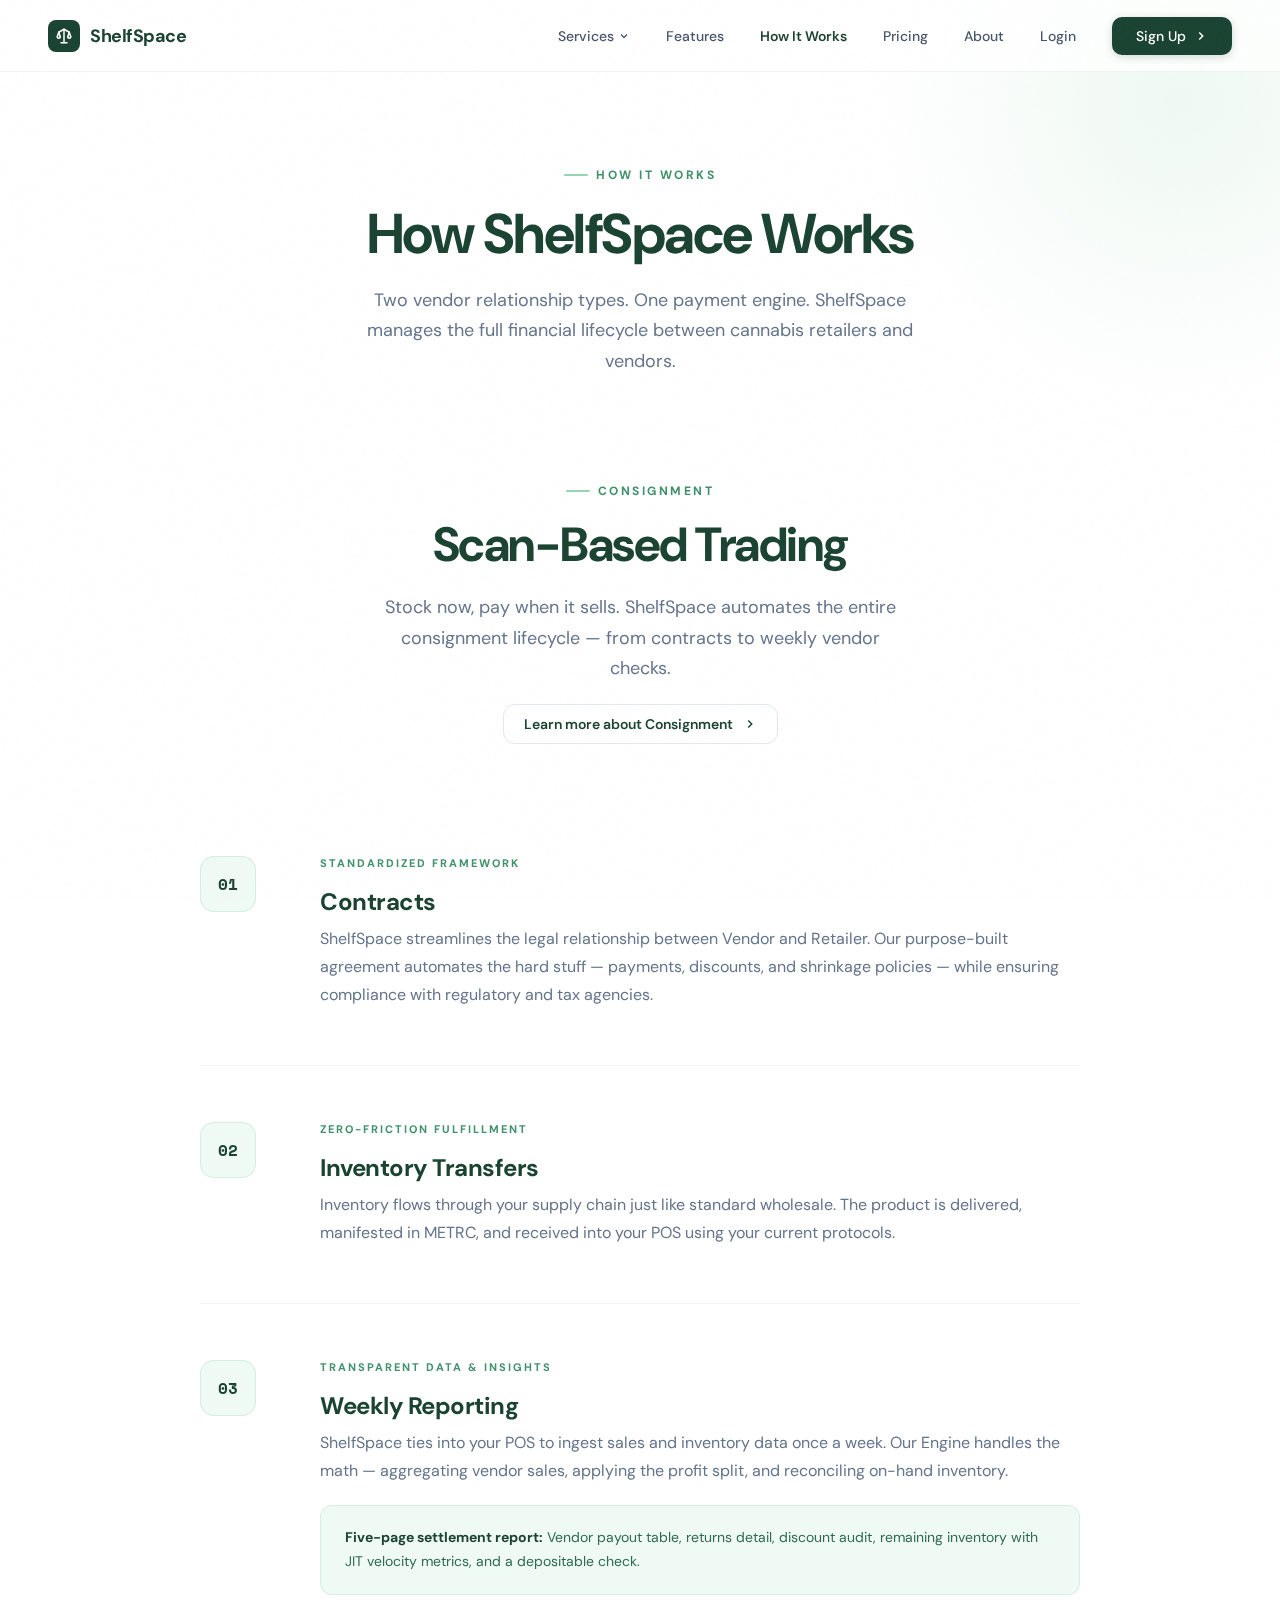
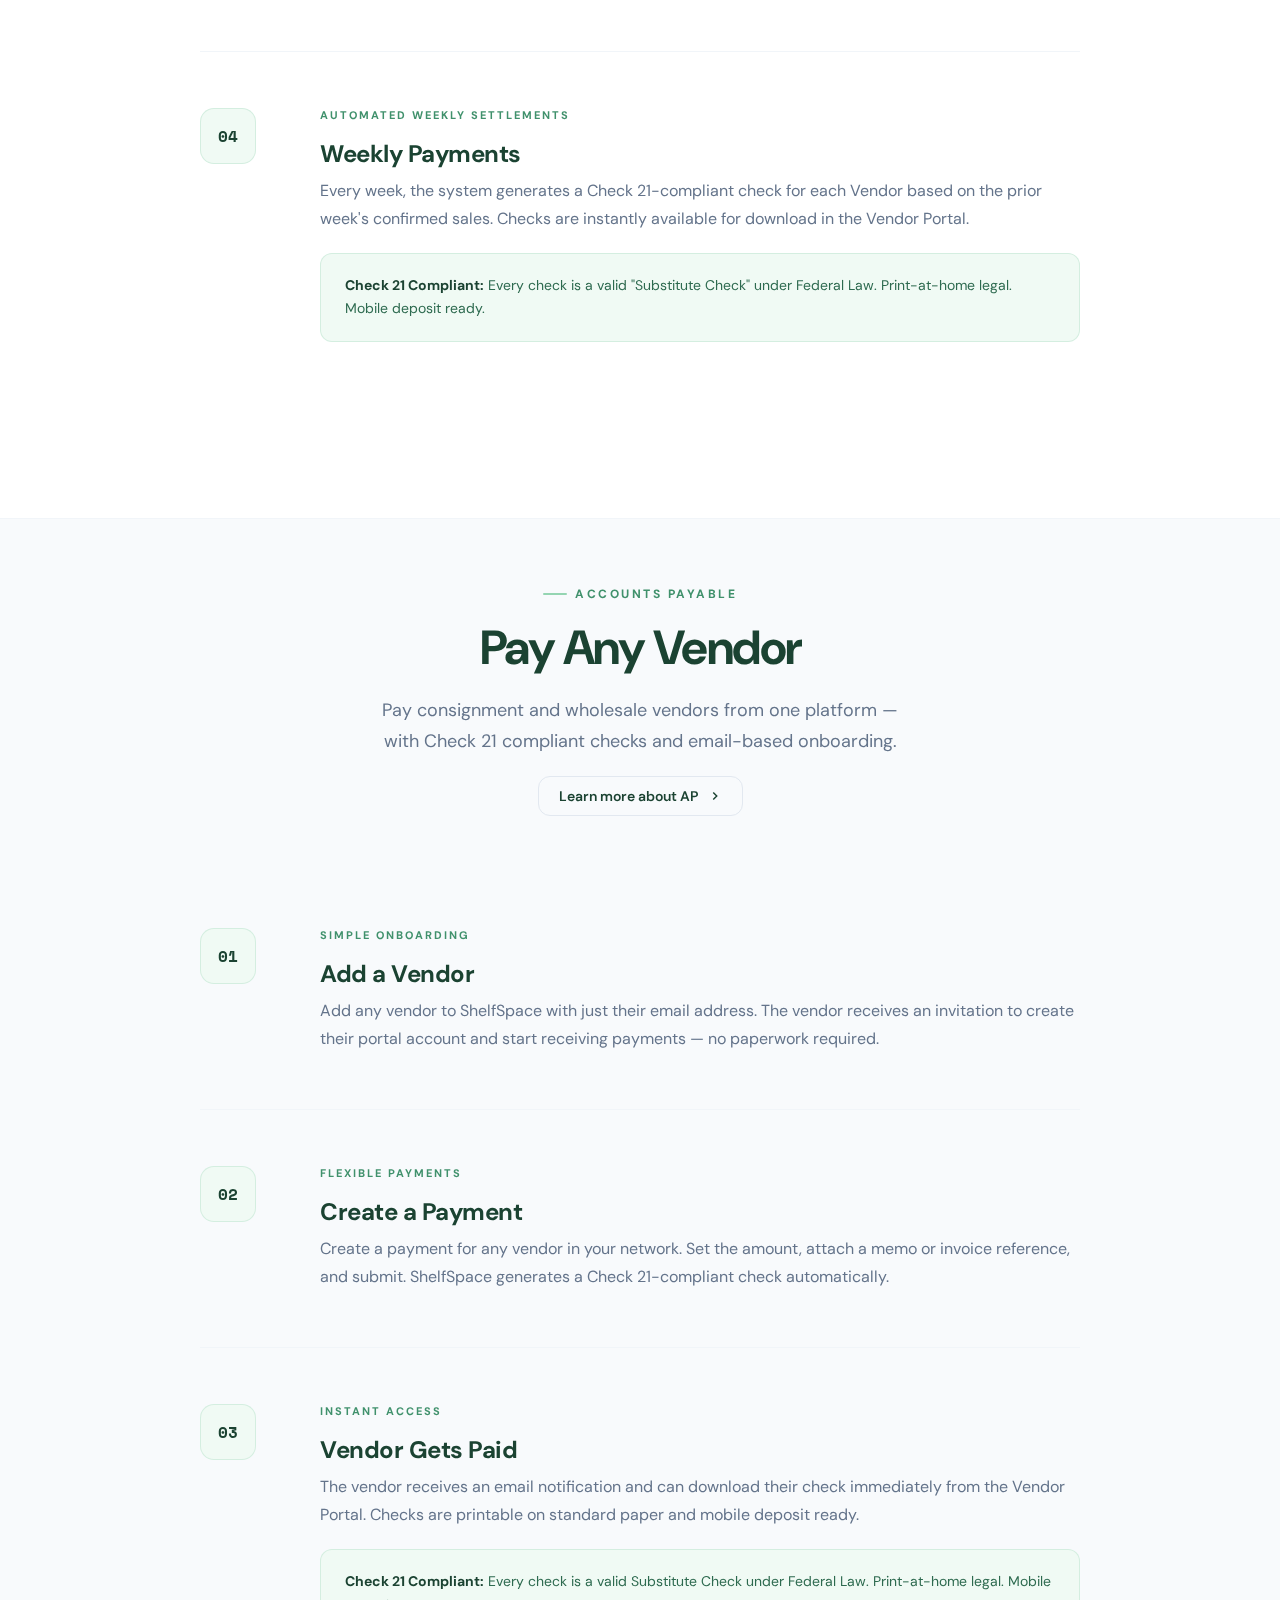
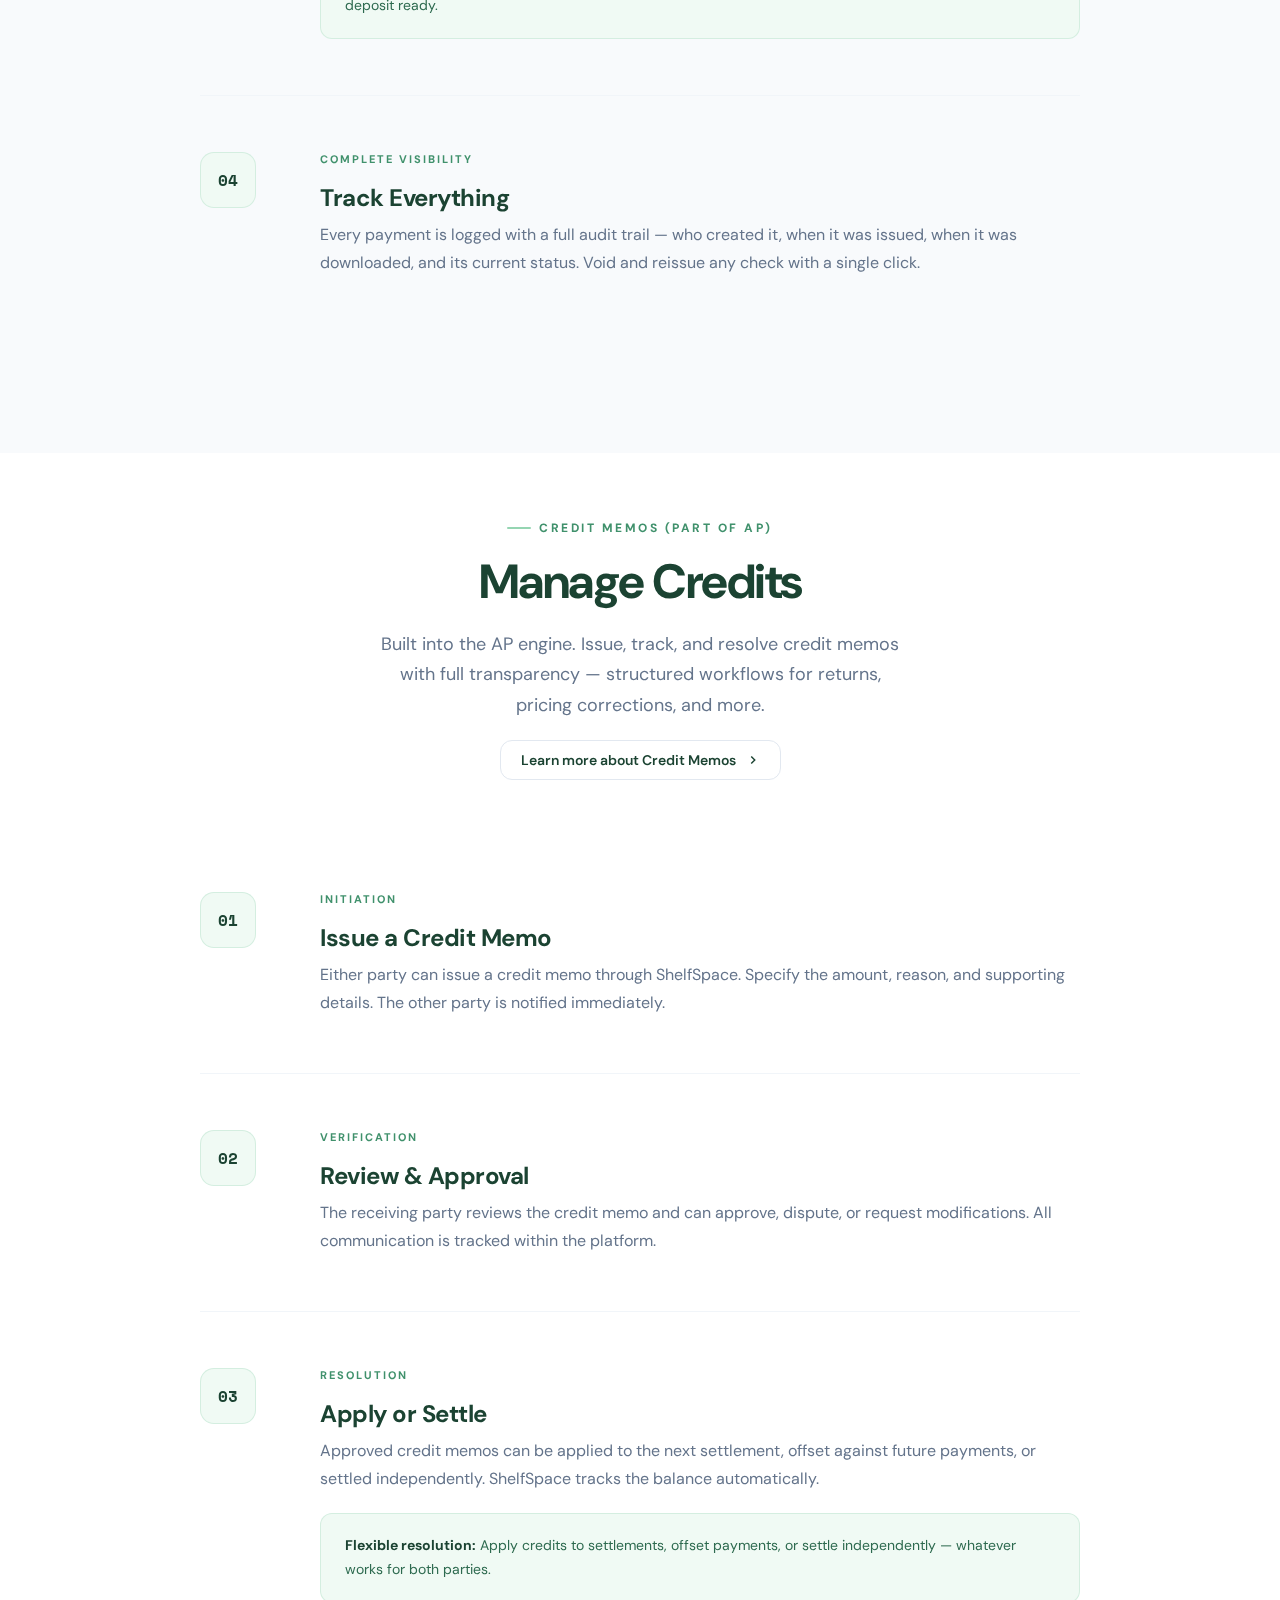
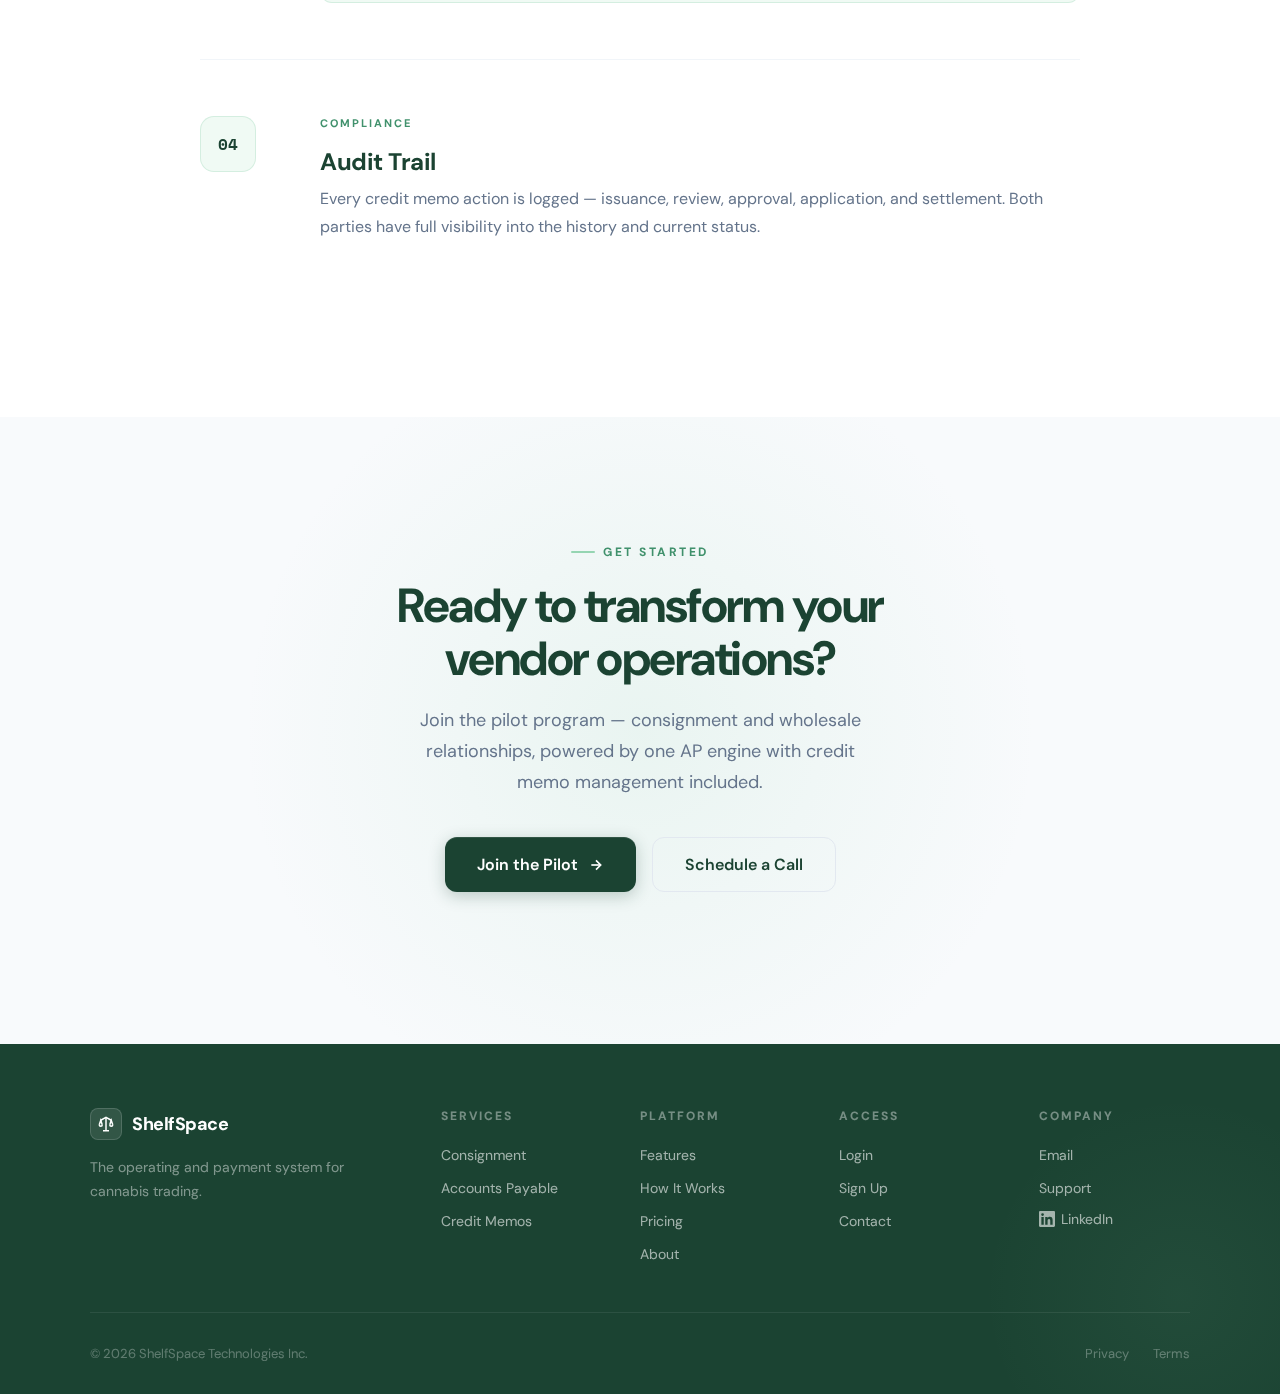
<file: how-it-works.html>
<!DOCTYPE html>
<html lang="en">
<head>
<meta charset="UTF-8">
<meta name="viewport" content="width=device-width, initial-scale=1.0">
<title>How It Works — ShelfSpace</title>
<meta name="description" content="See how ShelfSpace's Scan-Based Trading system works — from POS integration and contracts to automated weekly settlements and vendor payments.">
<link rel="canonical" href="https://shelfspace.pro/how-it-works">
<meta property="og:type" content="website">
<meta property="og:url" content="https://shelfspace.pro/how-it-works">
<meta property="og:title" content="How It Works — ShelfSpace">
<meta property="og:description" content="See how ShelfSpace's Scan-Based Trading system works — from POS integration and contracts to automated weekly settlements and vendor payments.">
<meta property="og:image" content="https://shelfspace.pro/og-image.png">
<meta name="twitter:card" content="summary_large_image">
<meta name="twitter:title" content="How It Works — ShelfSpace">
<meta name="twitter:description" content="See how ShelfSpace's Scan-Based Trading system works — from POS integration and contracts to automated weekly settlements and vendor payments.">
<meta name="twitter:image" content="https://shelfspace.pro/og-image.png">
<link rel="icon" type="image/svg+xml" href="/favicon.svg">
<link rel="preconnect" href="https://fonts.googleapis.com">
<link rel="preconnect" href="https://fonts.gstatic.com" crossorigin>
<link href="https://fonts.googleapis.com/css2?family=DM+Sans:ital,opsz,wght@0,9..40,300;0,9..40,400;0,9..40,500;0,9..40,600;0,9..40,700&family=Space+Mono:wght@400;700&display=swap" rel="stylesheet">
<link rel="stylesheet" href="styles.css">
<style>
  .page-hero { padding-bottom: 40px; }
  .process-section { background: var(--white); padding-top: 60px; }
  .process-container { max-width: 880px; margin: 0 auto; }
  .process-step {
    display: grid; grid-template-columns: 80px 1fr; gap: 40px;
    padding: 56px 0; border-bottom: 1px solid var(--slate-100);
    position: relative;
  }
  .process-step:last-child { border-bottom: none; }
  .process-step-number {
    width: 56px; height: 56px;
    background: var(--green-ghost); border: 1px solid rgba(149,213,178,0.3);
    border-radius: 14px;
    display: flex; align-items: center; justify-content: center;
    font-family: var(--font-mono); font-size: 16px; font-weight: 700; color: var(--green-deep);
    position: sticky; top: 100px;
  }
  .process-step-content h3 {
    font-size: 24px; font-weight: 700; color: var(--green-deep);
    letter-spacing: -0.5px; margin-bottom: 8px;
  }
  .process-step-content .step-tag {
    font-size: 11px; font-weight: 700; letter-spacing: 2px;
    text-transform: uppercase; color: var(--green-mid); margin-bottom: 16px;
    display: block;
  }
  .process-step-content p {
    font-size: 16px; line-height: 1.75; color: var(--slate-500); margin-bottom: 16px;
  }
  .process-step-content p:last-child { margin-bottom: 0; }
  .process-highlight {
    background: var(--green-ghost); border: 1px solid rgba(149,213,178,0.3);
    border-radius: 12px; padding: 20px 24px; margin-top: 20px;
    font-size: 14px; line-height: 1.7; color: var(--green-dark);
  }
  .process-highlight strong { color: var(--green-deep); }

  /* Portal preview */
  .portal-section { background: var(--slate-50); border-top: 1px solid var(--slate-100); }
  .portal-header { text-align: center; max-width: 560px; margin: 0 auto 56px; }
  .portal-header .section-desc { margin: 0 auto; }
  .portal-grid { max-width: 900px; margin: 0 auto; display: grid; grid-template-columns: 1fr 1fr; gap: 24px; }
  .portal-card {
    background: var(--white); border: 1px solid var(--slate-200); border-radius: 16px;
    padding: 36px 32px; transition: all 0.4s cubic-bezier(0.22,1,0.36,1);
  }
  .portal-card:hover { transform: translateY(-4px); box-shadow: 0 16px 48px rgba(27,67,50,0.08); border-color: var(--green-accent); }
  .portal-card-icon {
    width: 44px; height: 44px; background: var(--green-ghost);
    border-radius: 10px; display: flex; align-items: center; justify-content: center;
    margin-bottom: 20px;
  }
  .portal-card-icon svg { width: 22px; height: 22px; color: var(--green-deep); }
  .portal-card h3 { font-size: 18px; font-weight: 700; color: var(--green-deep); margin-bottom: 10px; }
  .portal-card p { font-size: 14px; line-height: 1.65; color: var(--slate-500); margin-bottom: 16px; }
  .portal-card ul { list-style: none; display: flex; flex-direction: column; gap: 8px; }
  .portal-card li { display: flex; align-items: center; gap: 8px; font-size: 13px; color: var(--slate-600); }
  .portal-card li svg { flex-shrink: 0; }

  @media (max-width: 900px) {
    .process-step { grid-template-columns: 1fr; gap: 16px; }
    .process-step-number { position: static; }
    .portal-grid { grid-template-columns: 1fr; max-width: 480px; margin: 0 auto; }
  }

  /* Footer 5-col */
  .footer-top { grid-template-columns: 2fr 1fr 1fr 1fr 1fr; }
  @media (max-width: 900px) { .footer-top { grid-template-columns: 1fr 1fr; } }
  @media (max-width: 600px) { .footer-top { grid-template-columns: 1fr; } }
</style>
</head>
<body>

<!-- NAV -->
<nav id="nav">
  <a href="/" class="nav-logo">
    <div class="nav-logo-icon"><svg viewBox="0 0 24 24" fill="none" stroke="white" stroke-width="2" stroke-linecap="round" stroke-linejoin="round"><line x1="12" y1="3" x2="12" y2="21"/><line x1="8" y1="21" x2="16" y2="21"/><polyline points="5,7 12,3 19,7"/><polyline points="3,13 5,7 7,13"/><polyline points="17,13 19,7 21,13"/><path d="M3 13a2 2 0 0 0 4 0"/><path d="M17 13a2 2 0 0 0 4 0"/></svg></div>
    <span class="nav-logo-text">ShelfSpace</span>
  </a>
  <ul class="nav-links">
    <li class="nav-dropdown">
      <button class="nav-dropdown-toggle" aria-expanded="false" aria-haspopup="true">Services <svg class="dropdown-chevron" viewBox="0 0 24 24" fill="none" stroke="currentColor" stroke-width="2.5"><polyline points="6 9 12 15 18 9"/></svg></button>
      <div class="nav-dropdown-menu">
        <span class="nav-dropdown-header">Vendor Relationships</span>
        <a href="/consignment">Consignment</a>
        <span class="nav-dropdown-header">Payment Engine</span>
        <a href="/accounts-payable">Accounts Payable</a>
        <a href="/credit-memos">Credit Memos</a>
      </div>
    </li>
    <li><a href="/features">Features</a></li>
    <li><a href="/how-it-works" class="active">How It Works</a></li>
    <li><a href="/pricing">Pricing</a></li>
    <li><a href="/about">About</a></li>
    <li><a href="https://ourshelf.space">Login</a></li>
    <li><a href="/signup" class="nav-cta">Sign Up <svg width="14" height="14" viewBox="0 0 24 24" fill="none" stroke="currentColor" stroke-width="2.5"><polyline points="9 18 15 12 9 6"/></svg></a></li>
  </ul>
  <div class="nav-hamburger" onclick="document.querySelector('.nav-links').classList.toggle('mobile-open')"><span></span><span></span><span></span></div>
</nav>

<!-- PAGE HERO -->
<div class="page-hero">
  <div class="section-label">How It Works</div>
  <h1 class="section-title">How ShelfSpace Works</h1>
  <p class="section-desc">Two vendor relationship types. One payment engine. ShelfSpace manages the full financial lifecycle between cannabis retailers and vendors.</p>
</div>

<!-- CONSIGNMENT WORKFLOW -->
<section class="process-section">
  <div style="text-align:center; max-width:600px; margin:0 auto 56px;">
    <div class="section-label reveal">Consignment</div>
    <h2 class="section-title reveal">Scan-Based Trading</h2>
    <p class="section-desc reveal" style="margin:0 auto;">Stock now, pay when it sells. ShelfSpace automates the entire consignment lifecycle — from contracts to weekly vendor checks.</p>
    <div style="margin-top:20px;"><a href="/consignment" class="btn-secondary reveal" style="padding:10px 20px;font-size:14px;">Learn more about Consignment <svg width="14" height="14" viewBox="0 0 24 24" fill="none" stroke="currentColor" stroke-width="2.5"><polyline points="9 18 15 12 9 6"/></svg></a></div>
  </div>
  <div class="process-container">

    <div class="process-step reveal">
      <div class="process-step-number">01</div>
      <div class="process-step-content">
        <span class="step-tag">Standardized Framework</span>
        <h3>Contracts</h3>
        <p>ShelfSpace streamlines the legal relationship between Vendor and Retailer. Our purpose-built agreement automates the hard stuff — payments, discounts, and shrinkage policies — while ensuring compliance with regulatory and tax agencies.</p>
      </div>
    </div>

    <div class="process-step reveal">
      <div class="process-step-number">02</div>
      <div class="process-step-content">
        <span class="step-tag">Zero-Friction Fulfillment</span>
        <h3>Inventory Transfers</h3>
        <p>Inventory flows through your supply chain just like standard wholesale. The product is delivered, manifested in METRC, and received into your POS using your current protocols.</p>
      </div>
    </div>

    <div class="process-step reveal">
      <div class="process-step-number">03</div>
      <div class="process-step-content">
        <span class="step-tag">Transparent Data & Insights</span>
        <h3>Weekly Reporting</h3>
        <p>ShelfSpace ties into your POS to ingest sales and inventory data once a week. Our Engine handles the math — aggregating vendor sales, applying the profit split, and reconciling on-hand inventory.</p>
        <div class="process-highlight">
          <strong>Five-page settlement report:</strong> Vendor payout table, returns detail, discount audit, remaining inventory with JIT velocity metrics, and a depositable check.
        </div>
      </div>
    </div>

    <div class="process-step reveal">
      <div class="process-step-number">04</div>
      <div class="process-step-content">
        <span class="step-tag">Automated Weekly Settlements</span>
        <h3>Weekly Payments</h3>
        <p>Every week, the system generates a Check 21-compliant check for each Vendor based on the prior week's confirmed sales. Checks are instantly available for download in the Vendor Portal.</p>
        <div class="process-highlight">
          <strong>Check 21 Compliant:</strong> Every check is a valid "Substitute Check" under Federal Law. Print-at-home legal. Mobile deposit ready.
        </div>
      </div>
    </div>

  </div>
</section>

<!-- AP WORKFLOW -->
<section class="process-section" style="background:var(--slate-50);border-top:1px solid var(--slate-100);">
  <div style="text-align:center; max-width:600px; margin:0 auto 56px;">
    <div class="section-label reveal">Accounts Payable</div>
    <h2 class="section-title reveal">Pay Any Vendor</h2>
    <p class="section-desc reveal" style="margin:0 auto;">Pay consignment and wholesale vendors from one platform — with Check 21 compliant checks and email-based onboarding.</p>
    <div style="margin-top:20px;"><a href="/accounts-payable" class="btn-secondary reveal" style="padding:10px 20px;font-size:14px;">Learn more about AP <svg width="14" height="14" viewBox="0 0 24 24" fill="none" stroke="currentColor" stroke-width="2.5"><polyline points="9 18 15 12 9 6"/></svg></a></div>
  </div>
  <div class="process-container">

    <div class="process-step reveal">
      <div class="process-step-number">01</div>
      <div class="process-step-content">
        <span class="step-tag">Simple Onboarding</span>
        <h3>Add a Vendor</h3>
        <p>Add any vendor to ShelfSpace with just their email address. The vendor receives an invitation to create their portal account and start receiving payments — no paperwork required.</p>
      </div>
    </div>

    <div class="process-step reveal">
      <div class="process-step-number">02</div>
      <div class="process-step-content">
        <span class="step-tag">Flexible Payments</span>
        <h3>Create a Payment</h3>
        <p>Create a payment for any vendor in your network. Set the amount, attach a memo or invoice reference, and submit. ShelfSpace generates a Check 21-compliant check automatically.</p>
      </div>
    </div>

    <div class="process-step reveal">
      <div class="process-step-number">03</div>
      <div class="process-step-content">
        <span class="step-tag">Instant Access</span>
        <h3>Vendor Gets Paid</h3>
        <p>The vendor receives an email notification and can download their check immediately from the Vendor Portal. Checks are printable on standard paper and mobile deposit ready.</p>
        <div class="process-highlight">
          <strong>Check 21 Compliant:</strong> Every check is a valid Substitute Check under Federal Law. Print-at-home legal. Mobile deposit ready.
        </div>
      </div>
    </div>

    <div class="process-step reveal">
      <div class="process-step-number">04</div>
      <div class="process-step-content">
        <span class="step-tag">Complete Visibility</span>
        <h3>Track Everything</h3>
        <p>Every payment is logged with a full audit trail — who created it, when it was issued, when it was downloaded, and its current status. Void and reissue any check with a single click.</p>
      </div>
    </div>

  </div>
</section>

<!-- CREDIT MEMO WORKFLOW -->
<section class="process-section">
  <div style="text-align:center; max-width:600px; margin:0 auto 56px;">
    <div class="section-label reveal">Credit Memos (Part of AP)</div>
    <h2 class="section-title reveal">Manage Credits</h2>
    <p class="section-desc reveal" style="margin:0 auto;">Built into the AP engine. Issue, track, and resolve credit memos with full transparency — structured workflows for returns, pricing corrections, and more.</p>
    <div style="margin-top:20px;"><a href="/credit-memos" class="btn-secondary reveal" style="padding:10px 20px;font-size:14px;">Learn more about Credit Memos <svg width="14" height="14" viewBox="0 0 24 24" fill="none" stroke="currentColor" stroke-width="2.5"><polyline points="9 18 15 12 9 6"/></svg></a></div>
  </div>
  <div class="process-container">

    <div class="process-step reveal">
      <div class="process-step-number">01</div>
      <div class="process-step-content">
        <span class="step-tag">Initiation</span>
        <h3>Issue a Credit Memo</h3>
        <p>Either party can issue a credit memo through ShelfSpace. Specify the amount, reason, and supporting details. The other party is notified immediately.</p>
      </div>
    </div>

    <div class="process-step reveal">
      <div class="process-step-number">02</div>
      <div class="process-step-content">
        <span class="step-tag">Verification</span>
        <h3>Review & Approval</h3>
        <p>The receiving party reviews the credit memo and can approve, dispute, or request modifications. All communication is tracked within the platform.</p>
      </div>
    </div>

    <div class="process-step reveal">
      <div class="process-step-number">03</div>
      <div class="process-step-content">
        <span class="step-tag">Resolution</span>
        <h3>Apply or Settle</h3>
        <p>Approved credit memos can be applied to the next settlement, offset against future payments, or settled independently. ShelfSpace tracks the balance automatically.</p>
        <div class="process-highlight">
          <strong>Flexible resolution:</strong> Apply credits to settlements, offset payments, or settle independently — whatever works for both parties.
        </div>
      </div>
    </div>

    <div class="process-step reveal">
      <div class="process-step-number">04</div>
      <div class="process-step-content">
        <span class="step-tag">Compliance</span>
        <h3>Audit Trail</h3>
        <p>Every credit memo action is logged — issuance, review, approval, application, and settlement. Both parties have full visibility into the history and current status.</p>
      </div>
    </div>

  </div>
</section>

<!-- CTA -->
<section class="cta-section">
  <div class="cta-content">
    <div class="section-label reveal">Get Started</div>
    <h2 class="section-title reveal">Ready to transform your<br>vendor operations?</h2>
    <p class="section-desc reveal">Join the pilot program — consignment and wholesale relationships, powered by one AP engine with credit memo management included.</p>
    <div class="cta-actions reveal">
      <a href="/signup" class="btn-primary">Join the Pilot <svg width="16" height="16" viewBox="0 0 24 24" fill="none" stroke="currentColor" stroke-width="2.5"><line x1="5" y1="12" x2="19" y2="12"/><polyline points="12 5 19 12 12 19"/></svg></a>
      <a href="/contact" class="btn-secondary">Schedule a Call</a>
    </div>
  </div>
</section>

<!-- FOOTER -->
<footer>
  <div class="footer-top">
    <div class="footer-brand">
      <a href="/" class="nav-logo"><div class="nav-logo-icon"><svg viewBox="0 0 24 24" fill="none" stroke="white" stroke-width="2"><line x1="12" y1="3" x2="12" y2="21"/><line x1="8" y1="21" x2="16" y2="21"/><polyline points="5,7 12,3 19,7"/><polyline points="3,13 5,7 7,13"/><polyline points="17,13 19,7 21,13"/><path d="M3 13a2 2 0 0 0 4 0"/><path d="M17 13a2 2 0 0 0 4 0"/></svg></div><span class="nav-logo-text">ShelfSpace</span></a>
      <p>The operating and payment system for cannabis trading.</p>
    </div>
    <div class="footer-col"><h4>Services</h4><ul><li><a href="/consignment">Consignment</a></li><li><a href="/accounts-payable">Accounts Payable</a></li><li class="footer-sub-item"><a href="/credit-memos">Credit Memos</a></li></ul></div>
    <div class="footer-col"><h4>Platform</h4><ul><li><a href="/features">Features</a></li><li><a href="/how-it-works">How It Works</a></li><li><a href="/pricing">Pricing</a></li><li><a href="/about">About</a></li></ul></div>
    <div class="footer-col"><h4>Access</h4><ul><li><a href="https://ourshelf.space">Login</a></li><li><a href="/signup">Sign Up</a></li><li><a href="/contact">Contact</a></li></ul></div>
    <div class="footer-col"><h4>Company</h4><ul><li><a href="mailto:chris@shelfspace.pro">Email</a></li><li><a href="mailto:support@shelfspace.pro">Support</a></li><li><a href="https://linkedin.com/company/shelfspace-pro" target="_blank" rel="noopener" class="footer-social-link"><svg width="16" height="16" viewBox="0 0 24 24" fill="currentColor"><path d="M20.447 20.452h-3.554v-5.569c0-1.328-.027-3.037-1.852-3.037-1.853 0-2.136 1.445-2.136 2.939v5.667H9.351V9h3.414v1.561h.046c.477-.9 1.637-1.85 3.37-1.85 3.601 0 4.267 2.37 4.267 5.455v6.286zM5.337 7.433a2.062 2.062 0 01-2.063-2.065 2.064 2.064 0 112.063 2.065zm1.782 13.019H3.555V9h3.564v11.452zM22.225 0H1.771C.792 0 0 .774 0 1.729v20.542C0 23.227.792 24 1.771 24h20.451C23.2 24 24 23.227 24 22.271V1.729C24 .774 23.2 0 22.222 0h.003z"/></svg> LinkedIn</a></li></ul></div>
  </div>
  <div class="footer-bottom"><p>&copy; 2026 ShelfSpace Technologies Inc.</p><div class="footer-bottom-links"><a href="/privacy">Privacy</a><a href="/terms">Terms</a></div></div>
</footer>

<script>
  document.getElementById('nav').classList.toggle('scrolled', window.scrollY > 20);
  window.addEventListener('scroll', () => document.getElementById('nav').classList.toggle('scrolled', window.scrollY > 20));

  // Mobile dropdown toggle
  document.querySelectorAll('.nav-dropdown-toggle').forEach(function(btn) {
    btn.addEventListener('click', function(e) {
      e.preventDefault();
      var parent = btn.closest('.nav-dropdown');
      parent.classList.toggle('open');
      btn.setAttribute('aria-expanded', parent.classList.contains('open'));
    });
  });
</script>
</body>
</html>
</file>
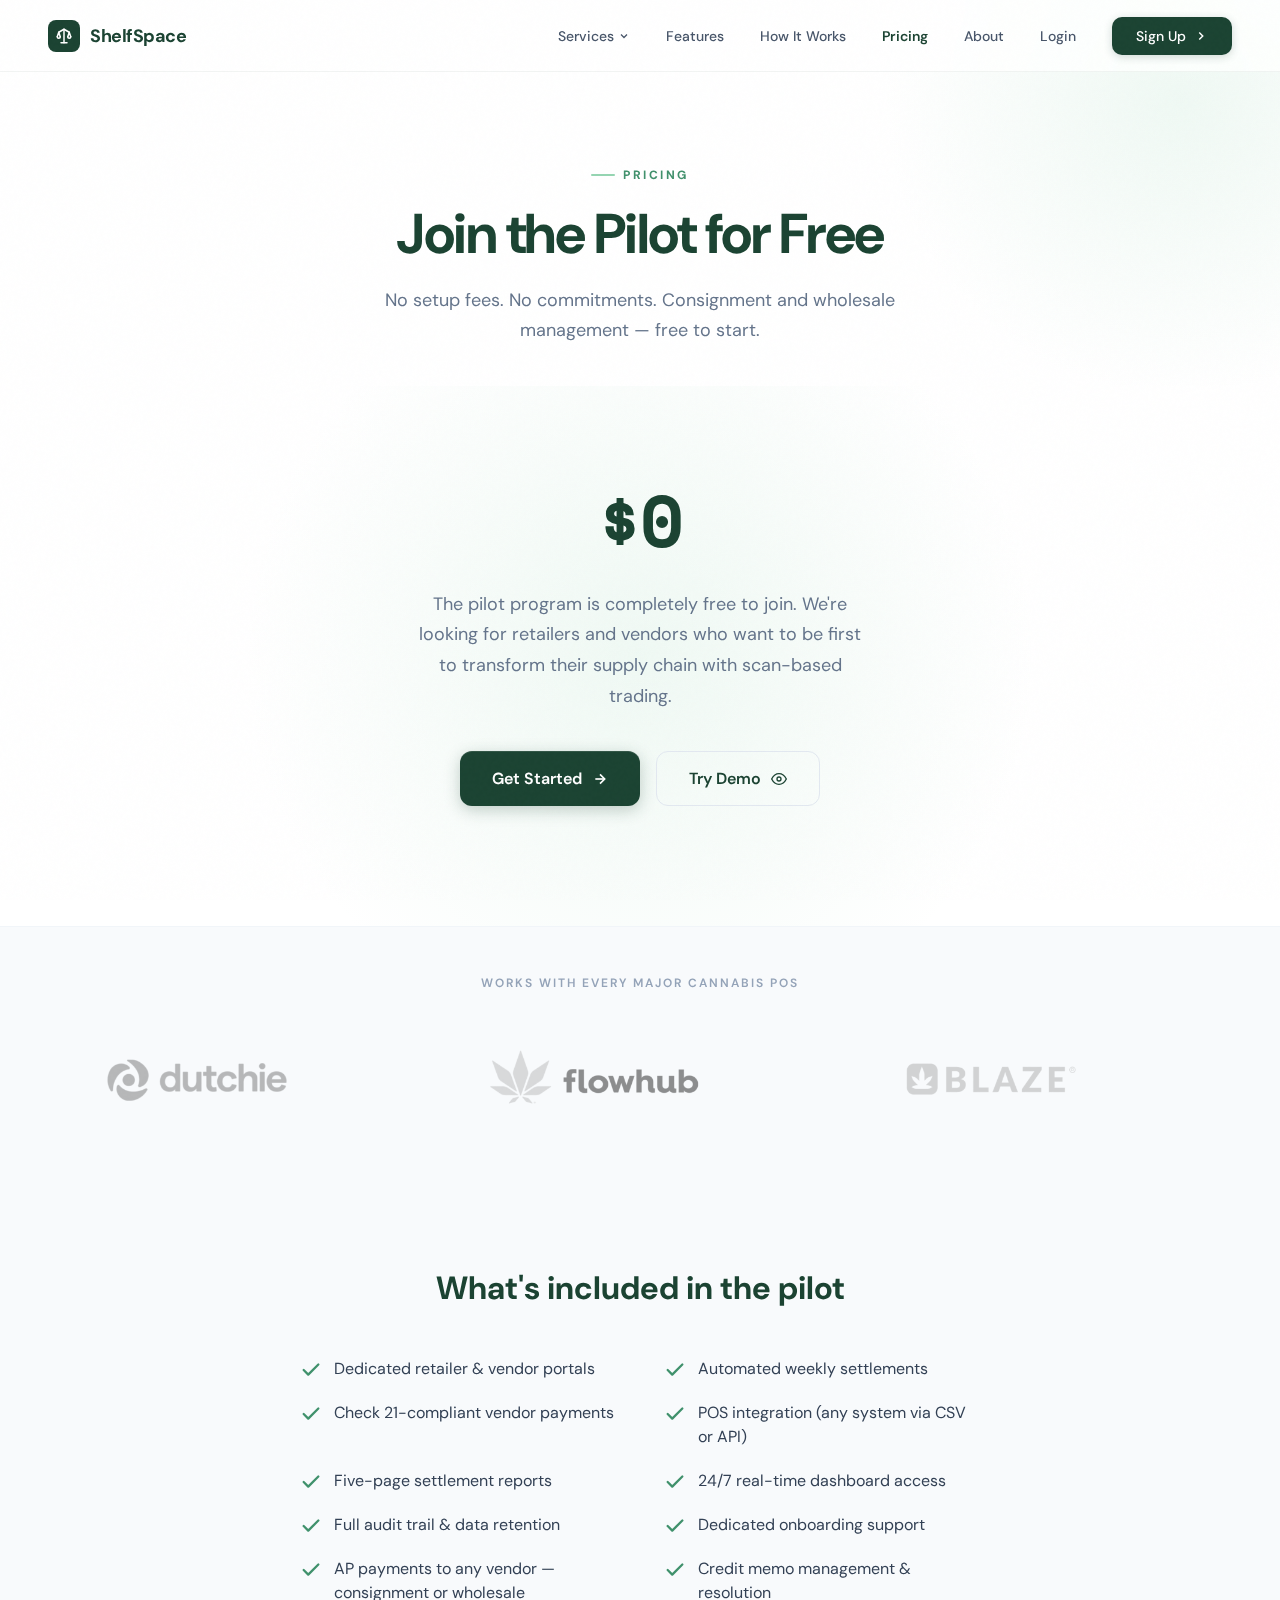
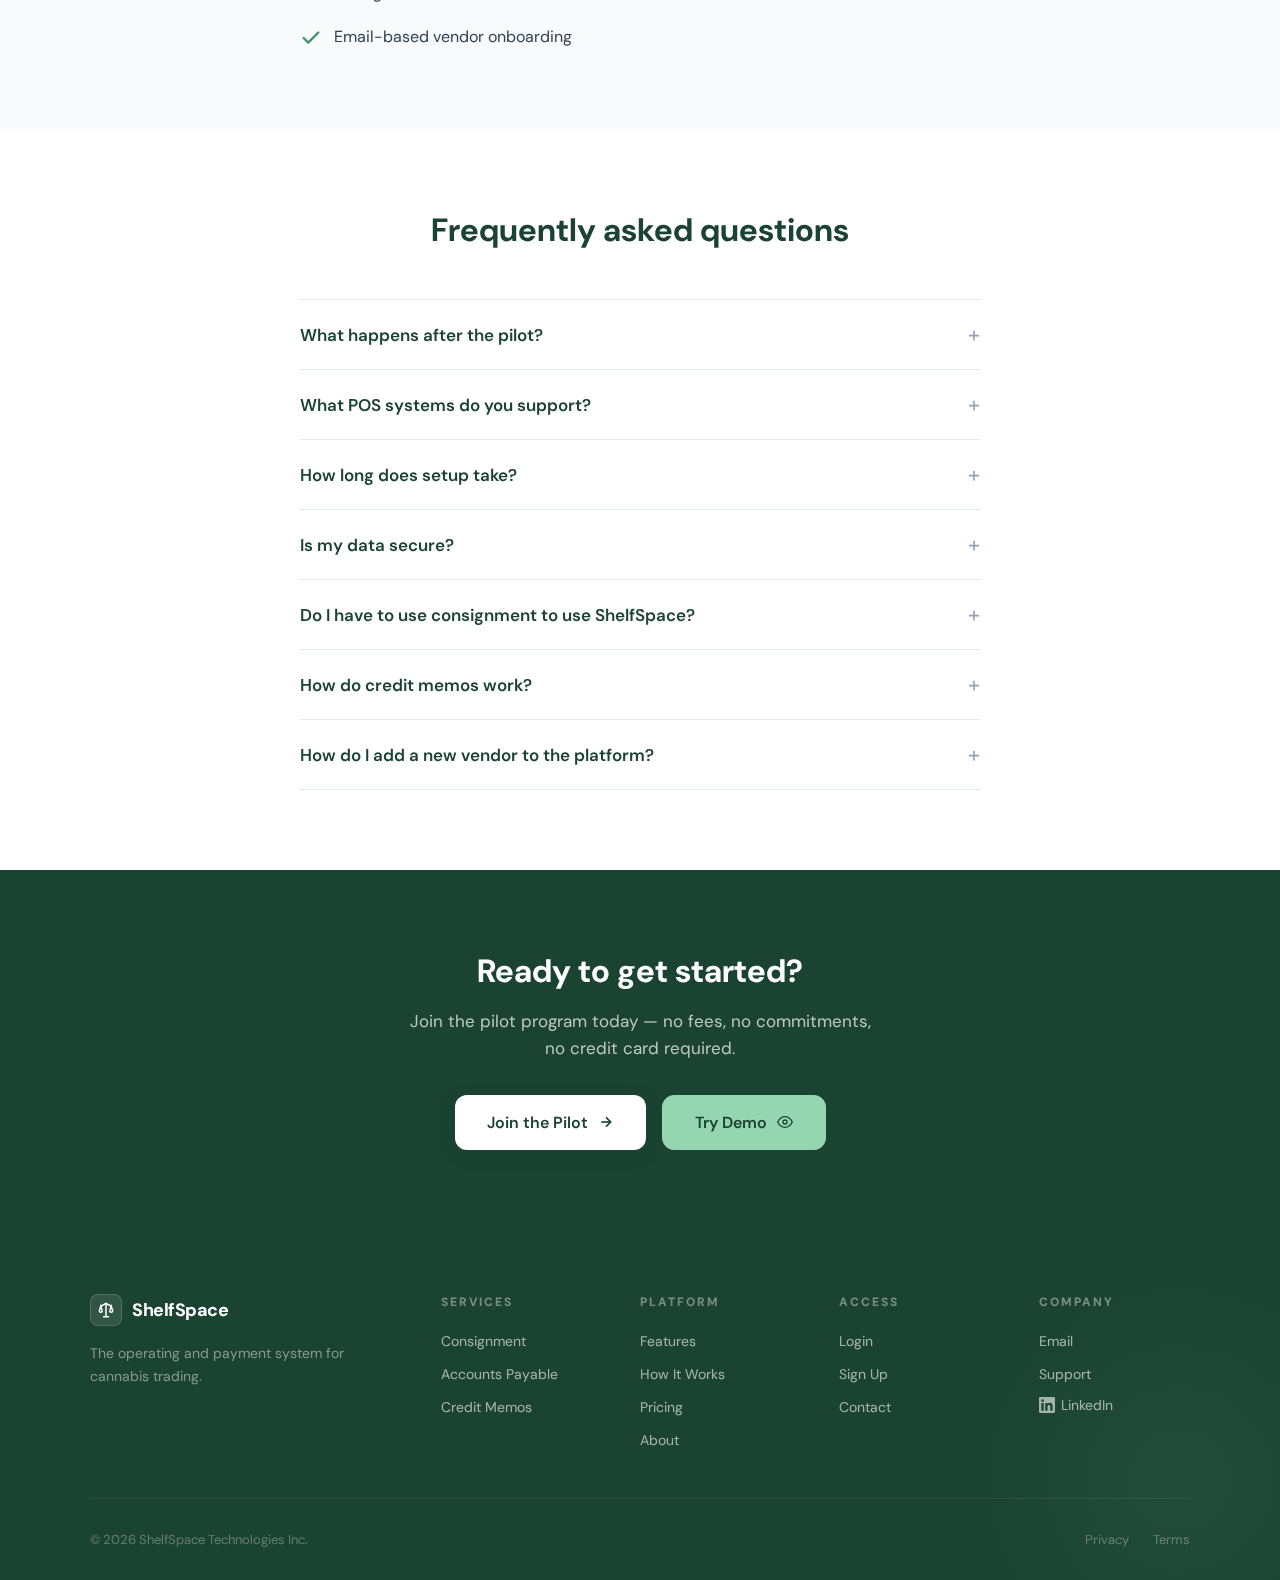
<file: pricing.html>
<!DOCTYPE html>
<html lang="en">
<head>
<meta charset="UTF-8">
<meta name="viewport" content="width=device-width, initial-scale=1.0">
<title>Pricing — ShelfSpace</title>
<meta name="description" content="Join the ShelfSpace pilot program for free. Get started with scan-based trading — automated settlements, weekly vendor payments, and real-time inventory data.">
<link rel="canonical" href="https://shelfspace.pro/pricing">
<meta property="og:type" content="website">
<meta property="og:url" content="https://shelfspace.pro/pricing">
<meta property="og:title" content="Pricing — ShelfSpace">
<meta property="og:description" content="Join the ShelfSpace pilot program for free. Get started with scan-based trading — automated settlements, weekly vendor payments, and real-time inventory data.">
<meta property="og:image" content="https://shelfspace.pro/og-image.png">
<meta name="twitter:card" content="summary_large_image">
<meta name="twitter:title" content="Pricing — ShelfSpace">
<meta name="twitter:description" content="Join the ShelfSpace pilot program for free. Get started with scan-based trading — automated settlements, weekly vendor payments, and real-time inventory data.">
<meta name="twitter:image" content="https://shelfspace.pro/og-image.png">
<link rel="icon" type="image/svg+xml" href="/favicon.svg">
<link rel="preconnect" href="https://fonts.googleapis.com">
<link rel="preconnect" href="https://fonts.gstatic.com" crossorigin>
<link href="https://fonts.googleapis.com/css2?family=DM+Sans:ital,opsz,wght@0,9..40,300;0,9..40,400;0,9..40,500;0,9..40,600;0,9..40,700&family=Space+Mono:wght@400;700&display=swap" rel="stylesheet">
<link rel="stylesheet" href="styles.css">
<style>
  @keyframes ticker-scroll { from { transform: translateX(0); } to { transform: translateX(-50%); } }
  .page-hero { padding-bottom: 40px; }
  .pos-ticker { padding: 48px 0; background: var(--slate-50); overflow: hidden; border-top: 1px solid var(--slate-100); }
  .pos-ticker-label { text-align: center; font-size: 12px; font-weight: 600; letter-spacing: 2px; text-transform: uppercase; color: var(--slate-400); margin-bottom: 28px; }
  .pos-ticker-track { display: flex; width: max-content; animation: ticker-scroll 30s linear infinite; }
  .pos-ticker-track:hover { animation-play-state: paused; }
  .pos-ticker-logo { height: 120px; padding: 0 48px; opacity: 0.45; filter: grayscale(100%); transition: opacity 0.3s, filter 0.3s; }
  .pos-ticker-logo:hover { opacity: 0.9; filter: grayscale(0%); }
  .pricing-section {
    background: var(--white); text-align: center;
    padding: 80px 48px 120px; position: relative; overflow: hidden;
  }
  .pricing-section::before {
    content: ''; position: absolute; top: 50%; left: 50%;
    transform: translate(-50%, -50%); width: 800px; height: 800px;
    background: radial-gradient(circle, rgba(149,213,178,0.15), transparent 70%);
  }
  .pricing-content { position: relative; z-index: 2; max-width: 560px; margin: 0 auto; }
  .pricing-price {
    font-family: var(--font-mono); font-size: clamp(48px, 6vw, 72px);
    font-weight: 700; color: var(--green-deep); letter-spacing: -2px;
    margin-bottom: 16px;
  }
  .pricing-content > p {
    font-size: 18px; line-height: 1.7; color: var(--slate-500);
    max-width: 460px; margin: 0 auto 40px;
  }

  /* What's Included */
  .included-section {
    background: var(--slate-50); padding: 80px 48px;
  }
  .included-section h2 {
    text-align: center; font-size: clamp(24px, 3vw, 32px);
    font-weight: 700; color: var(--green-deep); margin-bottom: 48px;
  }
  .included-grid {
    display: grid; grid-template-columns: 1fr 1fr;
    gap: 20px 48px; max-width: 680px; margin: 0 auto;
  }
  .included-item {
    display: flex; align-items: flex-start; gap: 12px;
    font-size: 16px; line-height: 1.5; color: var(--slate-700);
  }
  .included-item svg {
    flex-shrink: 0; width: 22px; height: 22px; color: var(--green-mid); margin-top: 2px;
  }

  /* FAQ */
  .faq-section {
    background: var(--white); padding: 80px 48px;
  }
  .faq-section h2 {
    text-align: center; font-size: clamp(24px, 3vw, 32px);
    font-weight: 700; color: var(--green-deep); margin-bottom: 48px;
  }
  .faq-list {
    max-width: 680px; margin: 0 auto;
  }
  .faq-list details {
    border-bottom: 1px solid var(--slate-200);
  }
  .faq-list details:first-child {
    border-top: 1px solid var(--slate-200);
  }
  .faq-list summary {
    padding: 20px 0; font-size: 17px; font-weight: 600;
    color: var(--green-deep); cursor: pointer; list-style: none;
    display: flex; align-items: center; justify-content: space-between; gap: 16px;
  }
  .faq-list summary::-webkit-details-marker { display: none; }
  .faq-list summary::after {
    content: '+'; font-size: 22px; font-weight: 400;
    color: var(--slate-400); transition: transform 0.2s;
    flex-shrink: 0;
  }
  .faq-list details[open] summary::after {
    content: '\2212';
  }
  .faq-list details p {
    padding: 0 0 20px; margin: 0; font-size: 15px;
    line-height: 1.7; color: var(--slate-500);
  }

  /* Pricing CTA */
  .pricing-cta {
    background: var(--green-deep); padding: 80px 48px; text-align: center;
  }
  .pricing-cta h2 {
    font-size: clamp(24px, 3vw, 32px); font-weight: 700;
    color: var(--white); margin-bottom: 16px;
  }
  .pricing-cta p {
    font-size: 17px; color: rgba(255,255,255,0.7);
    max-width: 480px; margin: 0 auto 32px; line-height: 1.6;
  }
  .pricing-cta .btn-primary {
    background: var(--white); color: var(--green-deep);
  }
  .pricing-cta .btn-primary:hover {
    background: var(--slate-50); box-shadow: 0 8px 32px rgba(0,0,0,0.2);
  }
  .pricing-cta .btn-secondary {
    color: var(--green-deep); background: var(--green-accent);
    border-color: var(--green-accent); font-weight: 600;
  }
  .pricing-cta .btn-secondary:hover {
    background: #b7e4c7; border-color: #b7e4c7;
    box-shadow: 0 8px 32px rgba(0,0,0,0.2);
  }

  @media (max-width: 768px) {
    .included-grid { grid-template-columns: 1fr; }
    .pricing-section { padding: 60px 24px 80px; }
    .included-section, .faq-section, .pricing-cta { padding: 60px 24px; }
    .pos-ticker-logo { height: 72px; padding: 0 32px; }
    .pos-ticker { padding: 36px 0; }
  }
  @media (max-width: 480px) {
    .pos-ticker-logo { height: 48px; padding: 0 24px; }
  }

  /* Footer 5-col */
  .footer-top { grid-template-columns: 2fr 1fr 1fr 1fr 1fr; }
  @media (max-width: 900px) { .footer-top { grid-template-columns: 1fr 1fr; } }
  @media (max-width: 600px) { .footer-top { grid-template-columns: 1fr; } }
</style>
</head>
<body>

<!-- NAV -->
<nav id="nav">
  <a href="/" class="nav-logo">
    <div class="nav-logo-icon"><svg viewBox="0 0 24 24" fill="none" stroke="white" stroke-width="2" stroke-linecap="round" stroke-linejoin="round"><line x1="12" y1="3" x2="12" y2="21"/><line x1="8" y1="21" x2="16" y2="21"/><polyline points="5,7 12,3 19,7"/><polyline points="3,13 5,7 7,13"/><polyline points="17,13 19,7 21,13"/><path d="M3 13a2 2 0 0 0 4 0"/><path d="M17 13a2 2 0 0 0 4 0"/></svg></div>
    <span class="nav-logo-text">ShelfSpace</span>
  </a>
  <ul class="nav-links">
    <li class="nav-dropdown">
      <button class="nav-dropdown-toggle" aria-expanded="false" aria-haspopup="true">Services <svg class="dropdown-chevron" viewBox="0 0 24 24" fill="none" stroke="currentColor" stroke-width="2.5"><polyline points="6 9 12 15 18 9"/></svg></button>
      <div class="nav-dropdown-menu">
        <span class="nav-dropdown-header">Vendor Relationships</span>
        <a href="/consignment">Consignment</a>
        <a href="/accounts-payable">Wholesale</a>
        <span class="nav-dropdown-header">Payment Engine</span>
        <a href="/accounts-payable">Accounts Payable</a>
        <a href="/credit-memos">Credit Memos</a>
      </div>
    </li>
    <li><a href="/features">Features</a></li>
    <li><a href="/how-it-works">How It Works</a></li>
    <li><a href="/pricing" class="active">Pricing</a></li>
    <li><a href="/about">About</a></li>
    <li><a href="https://ourshelf.space">Login</a></li>
    <li><a href="/signup" class="nav-cta">Sign Up <svg width="14" height="14" viewBox="0 0 24 24" fill="none" stroke="currentColor" stroke-width="2.5"><polyline points="9 18 15 12 9 6"/></svg></a></li>
  </ul>
  <div class="nav-hamburger" onclick="document.querySelector('.nav-links').classList.toggle('mobile-open')"><span></span><span></span><span></span></div>
</nav>

<!-- PAGE HERO -->
<div class="page-hero">
  <div class="section-label">Pricing</div>
  <h1 class="section-title">Join the Pilot for Free</h1>
  <p class="section-desc">No setup fees. No commitments. Consignment and wholesale management — free to start.</p>
</div>

<!-- PRICING -->
<section class="pricing-section">
  <div class="pricing-content reveal">
    <div class="pricing-price">$0</div>
    <p>The pilot program is completely free to join. We're looking for retailers and vendors who want to be first to transform their supply chain with scan-based trading.</p>
    <div style="display:flex;justify-content:center;gap:16px;flex-wrap:wrap;">
      <a href="/signup" class="btn-primary">
        Get Started
        <svg width="16" height="16" viewBox="0 0 24 24" fill="none" stroke="currentColor" stroke-width="2.5"><line x1="5" y1="12" x2="19" y2="12"/><polyline points="12 5 19 12 12 19"/></svg>
      </a>
      <button class="btn-secondary" onclick="openDemoModal()">
        Try Demo
        <svg width="16" height="16" viewBox="0 0 24 24" fill="none" stroke="currentColor" stroke-width="2"><path d="M1 12s4-8 11-8 11 8 11 8-4 8-11 8-11-8-11-8z"/><circle cx="12" cy="12" r="3"/></svg>
      </button>
    </div>
  </div>
</section>

<!-- POS INTEGRATIONS TICKER -->
<div class="pos-ticker">
  <div class="pos-ticker-label">Works with every major cannabis POS</div>
  <div style="overflow:hidden">
    <div class="pos-ticker-track">
      <img src="/logos/dutchie.png" alt="Dutchie" class="pos-ticker-logo">
      <img src="/logos/flowhub.png" alt="Flowhub" class="pos-ticker-logo">
      <img src="/logos/blaze.png" alt="BLAZE" class="pos-ticker-logo">
      <img src="/logos/cova.png" alt="Cova" class="pos-ticker-logo">
      <img src="/logos/treez.png" alt="Treez" class="pos-ticker-logo">
      <img src="/logos/alleaves.png" alt="Alleaves" class="pos-ticker-logo">
      <img src="/logos/mjfreeway.png" alt="MJ Freeway" class="pos-ticker-logo">
      <img src="/logos/meadow.png" alt="Meadow" class="pos-ticker-logo">
      <img src="/logos/indicaonline.png" alt="IndicaOnline" class="pos-ticker-logo">
      <img src="/logos/dutchie.png" alt="Dutchie" class="pos-ticker-logo">
      <img src="/logos/flowhub.png" alt="Flowhub" class="pos-ticker-logo">
      <img src="/logos/blaze.png" alt="BLAZE" class="pos-ticker-logo">
      <img src="/logos/cova.png" alt="Cova" class="pos-ticker-logo">
      <img src="/logos/treez.png" alt="Treez" class="pos-ticker-logo">
      <img src="/logos/alleaves.png" alt="Alleaves" class="pos-ticker-logo">
      <img src="/logos/mjfreeway.png" alt="MJ Freeway" class="pos-ticker-logo">
      <img src="/logos/meadow.png" alt="Meadow" class="pos-ticker-logo">
      <img src="/logos/indicaonline.png" alt="IndicaOnline" class="pos-ticker-logo">
    </div>
  </div>
</div>

<!-- WHAT'S INCLUDED -->
<section class="included-section">
  <h2>What's included in the pilot</h2>
  <div class="included-grid">
    <div class="included-item">
      <svg viewBox="0 0 24 24" fill="none" stroke="currentColor" stroke-width="2.5" stroke-linecap="round" stroke-linejoin="round"><polyline points="20 6 9 17 4 12"/></svg>
      <span>Dedicated retailer & vendor portals</span>
    </div>
    <div class="included-item">
      <svg viewBox="0 0 24 24" fill="none" stroke="currentColor" stroke-width="2.5" stroke-linecap="round" stroke-linejoin="round"><polyline points="20 6 9 17 4 12"/></svg>
      <span>Automated weekly settlements</span>
    </div>
    <div class="included-item">
      <svg viewBox="0 0 24 24" fill="none" stroke="currentColor" stroke-width="2.5" stroke-linecap="round" stroke-linejoin="round"><polyline points="20 6 9 17 4 12"/></svg>
      <span>Check 21-compliant vendor payments</span>
    </div>
    <div class="included-item">
      <svg viewBox="0 0 24 24" fill="none" stroke="currentColor" stroke-width="2.5" stroke-linecap="round" stroke-linejoin="round"><polyline points="20 6 9 17 4 12"/></svg>
      <span>POS integration (any system via CSV or API)</span>
    </div>
    <div class="included-item">
      <svg viewBox="0 0 24 24" fill="none" stroke="currentColor" stroke-width="2.5" stroke-linecap="round" stroke-linejoin="round"><polyline points="20 6 9 17 4 12"/></svg>
      <span>Five-page settlement reports</span>
    </div>
    <div class="included-item">
      <svg viewBox="0 0 24 24" fill="none" stroke="currentColor" stroke-width="2.5" stroke-linecap="round" stroke-linejoin="round"><polyline points="20 6 9 17 4 12"/></svg>
      <span>24/7 real-time dashboard access</span>
    </div>
    <div class="included-item">
      <svg viewBox="0 0 24 24" fill="none" stroke="currentColor" stroke-width="2.5" stroke-linecap="round" stroke-linejoin="round"><polyline points="20 6 9 17 4 12"/></svg>
      <span>Full audit trail & data retention</span>
    </div>
    <div class="included-item">
      <svg viewBox="0 0 24 24" fill="none" stroke="currentColor" stroke-width="2.5" stroke-linecap="round" stroke-linejoin="round"><polyline points="20 6 9 17 4 12"/></svg>
      <span>Dedicated onboarding support</span>
    </div>
    <div class="included-item">
      <svg viewBox="0 0 24 24" fill="none" stroke="currentColor" stroke-width="2.5" stroke-linecap="round" stroke-linejoin="round"><polyline points="20 6 9 17 4 12"/></svg>
      <span>AP payments to any vendor — consignment or wholesale</span>
    </div>
    <div class="included-item">
      <svg viewBox="0 0 24 24" fill="none" stroke="currentColor" stroke-width="2.5" stroke-linecap="round" stroke-linejoin="round"><polyline points="20 6 9 17 4 12"/></svg>
      <span>Credit memo management & resolution</span>
    </div>
    <div class="included-item">
      <svg viewBox="0 0 24 24" fill="none" stroke="currentColor" stroke-width="2.5" stroke-linecap="round" stroke-linejoin="round"><polyline points="20 6 9 17 4 12"/></svg>
      <span>Email-based vendor onboarding</span>
    </div>
  </div>
</section>

<!-- FAQ -->
<section class="faq-section">
  <h2>Frequently asked questions</h2>
  <div class="faq-list">
    <details>
      <summary>What happens after the pilot?</summary>
      <p>We'll introduce transparent, competitive pricing before the pilot ends. You'll have plenty of notice and zero obligation.</p>
    </details>
    <details>
      <summary>What POS systems do you support?</summary>
      <p>ShelfSpace works with any POS system. We integrate via CSV upload or direct API connection — no proprietary lock-in.</p>
    </details>
    <details>
      <summary>How long does setup take?</summary>
      <p>Most retailers and vendors are fully onboarded within a week. We handle the integration work so you can focus on your business.</p>
    </details>
    <details>
      <summary>Is my data secure?</summary>
      <p>Yes. ShelfSpace uses row-level security, multi-tenant data isolation, full audit trails, and zero hard deletes. Your data is encrypted at rest and in transit.</p>
    </details>
    <details>
      <summary>Do I have to use consignment to use ShelfSpace?</summary>
      <p>No. ShelfSpace handles payments to all your vendors — consignment or wholesale. You can start by simply managing your AP through the platform and add consignment when you're ready.</p>
    </details>
    <details>
      <summary>How do credit memos work?</summary>
      <p>Either party can issue a credit memo through the platform for returns, pricing corrections, promotional adjustments, or special circumstances. The other party reviews and approves it, and the credit can be applied to the next settlement or settled independently. Everything is tracked with a full audit trail.</p>
    </details>
    <details>
      <summary>How do I add a new vendor to the platform?</summary>
      <p>Just enter their email address. The vendor receives an invitation to create their own portal account — no paperwork, no bank details needed upfront. Once they sign up, they can start receiving payments immediately.</p>
    </details>
  </div>
</section>

<!-- CTA -->
<section class="pricing-cta">
  <h2>Ready to get started?</h2>
  <p>Join the pilot program today — no fees, no commitments, no credit card required.</p>
  <div style="display:flex;justify-content:center;gap:16px;flex-wrap:wrap;">
    <a href="/signup" class="btn-primary">
      Join the Pilot
      <svg width="16" height="16" viewBox="0 0 24 24" fill="none" stroke="currentColor" stroke-width="2.5"><line x1="5" y1="12" x2="19" y2="12"/><polyline points="12 5 19 12 12 19"/></svg>
    </a>
    <button class="btn-secondary" onclick="openDemoModal()">
      Try Demo
      <svg width="16" height="16" viewBox="0 0 24 24" fill="none" stroke="currentColor" stroke-width="2"><path d="M1 12s4-8 11-8 11 8 11 8-4 8-11 8-11-8-11-8z"/><circle cx="12" cy="12" r="3"/></svg>
    </button>
  </div>
</section>

<!-- FOOTER -->
<footer>
  <div class="footer-top">
    <div class="footer-brand">
      <a href="/" class="nav-logo"><div class="nav-logo-icon"><svg viewBox="0 0 24 24" fill="none" stroke="white" stroke-width="2"><line x1="12" y1="3" x2="12" y2="21"/><line x1="8" y1="21" x2="16" y2="21"/><polyline points="5,7 12,3 19,7"/><polyline points="3,13 5,7 7,13"/><polyline points="17,13 19,7 21,13"/><path d="M3 13a2 2 0 0 0 4 0"/><path d="M17 13a2 2 0 0 0 4 0"/></svg></div><span class="nav-logo-text">ShelfSpace</span></a>
      <p>The operating and payment system for cannabis trading.</p>
    </div>
    <div class="footer-col"><h4>Services</h4><ul><li><a href="/consignment">Consignment</a></li><li><a href="/accounts-payable">Accounts Payable</a></li><li class="footer-sub-item"><a href="/credit-memos">Credit Memos</a></li></ul></div>
    <div class="footer-col"><h4>Platform</h4><ul><li><a href="/features">Features</a></li><li><a href="/how-it-works">How It Works</a></li><li><a href="/pricing">Pricing</a></li><li><a href="/about">About</a></li></ul></div>
    <div class="footer-col"><h4>Access</h4><ul><li><a href="https://ourshelf.space">Login</a></li><li><a href="/signup">Sign Up</a></li><li><a href="/contact">Contact</a></li></ul></div>
    <div class="footer-col"><h4>Company</h4><ul><li><a href="mailto:chris@shelfspace.pro">Email</a></li><li><a href="mailto:support@shelfspace.pro">Support</a></li><li><a href="https://linkedin.com/company/shelfspace-pro" target="_blank" rel="noopener" class="footer-social-link"><svg width="16" height="16" viewBox="0 0 24 24" fill="currentColor"><path d="M20.447 20.452h-3.554v-5.569c0-1.328-.027-3.037-1.852-3.037-1.853 0-2.136 1.445-2.136 2.939v5.667H9.351V9h3.414v1.561h.046c.477-.9 1.637-1.85 3.37-1.85 3.601 0 4.267 2.37 4.267 5.455v6.286zM5.337 7.433a2.062 2.062 0 01-2.063-2.065 2.064 2.064 0 112.063 2.065zm1.782 13.019H3.555V9h3.564v11.452zM22.225 0H1.771C.792 0 0 .774 0 1.729v20.542C0 23.227.792 24 1.771 24h20.451C23.2 24 24 23.227 24 22.271V1.729C24 .774 23.2 0 22.222 0h.003z"/></svg> LinkedIn</a></li></ul></div>
  </div>
  <div class="footer-bottom"><p>&copy; 2026 ShelfSpace Technologies Inc.</p><div class="footer-bottom-links"><a href="/privacy">Privacy</a><a href="/terms">Terms</a></div></div>
</footer>

<script src="demo-modal.js"></script>
<script>
  document.getElementById('nav').classList.toggle('scrolled', window.scrollY > 20);
  window.addEventListener('scroll', () => document.getElementById('nav').classList.toggle('scrolled', window.scrollY > 20));

  // Mobile dropdown toggle
  document.querySelectorAll('.nav-dropdown-toggle').forEach(function(btn) {
    btn.addEventListener('click', function(e) {
      e.preventDefault();
      var parent = btn.closest('.nav-dropdown');
      parent.classList.toggle('open');
      btn.setAttribute('aria-expanded', parent.classList.contains('open'));
    });
  });
</script>
</body>
</html>
</file>
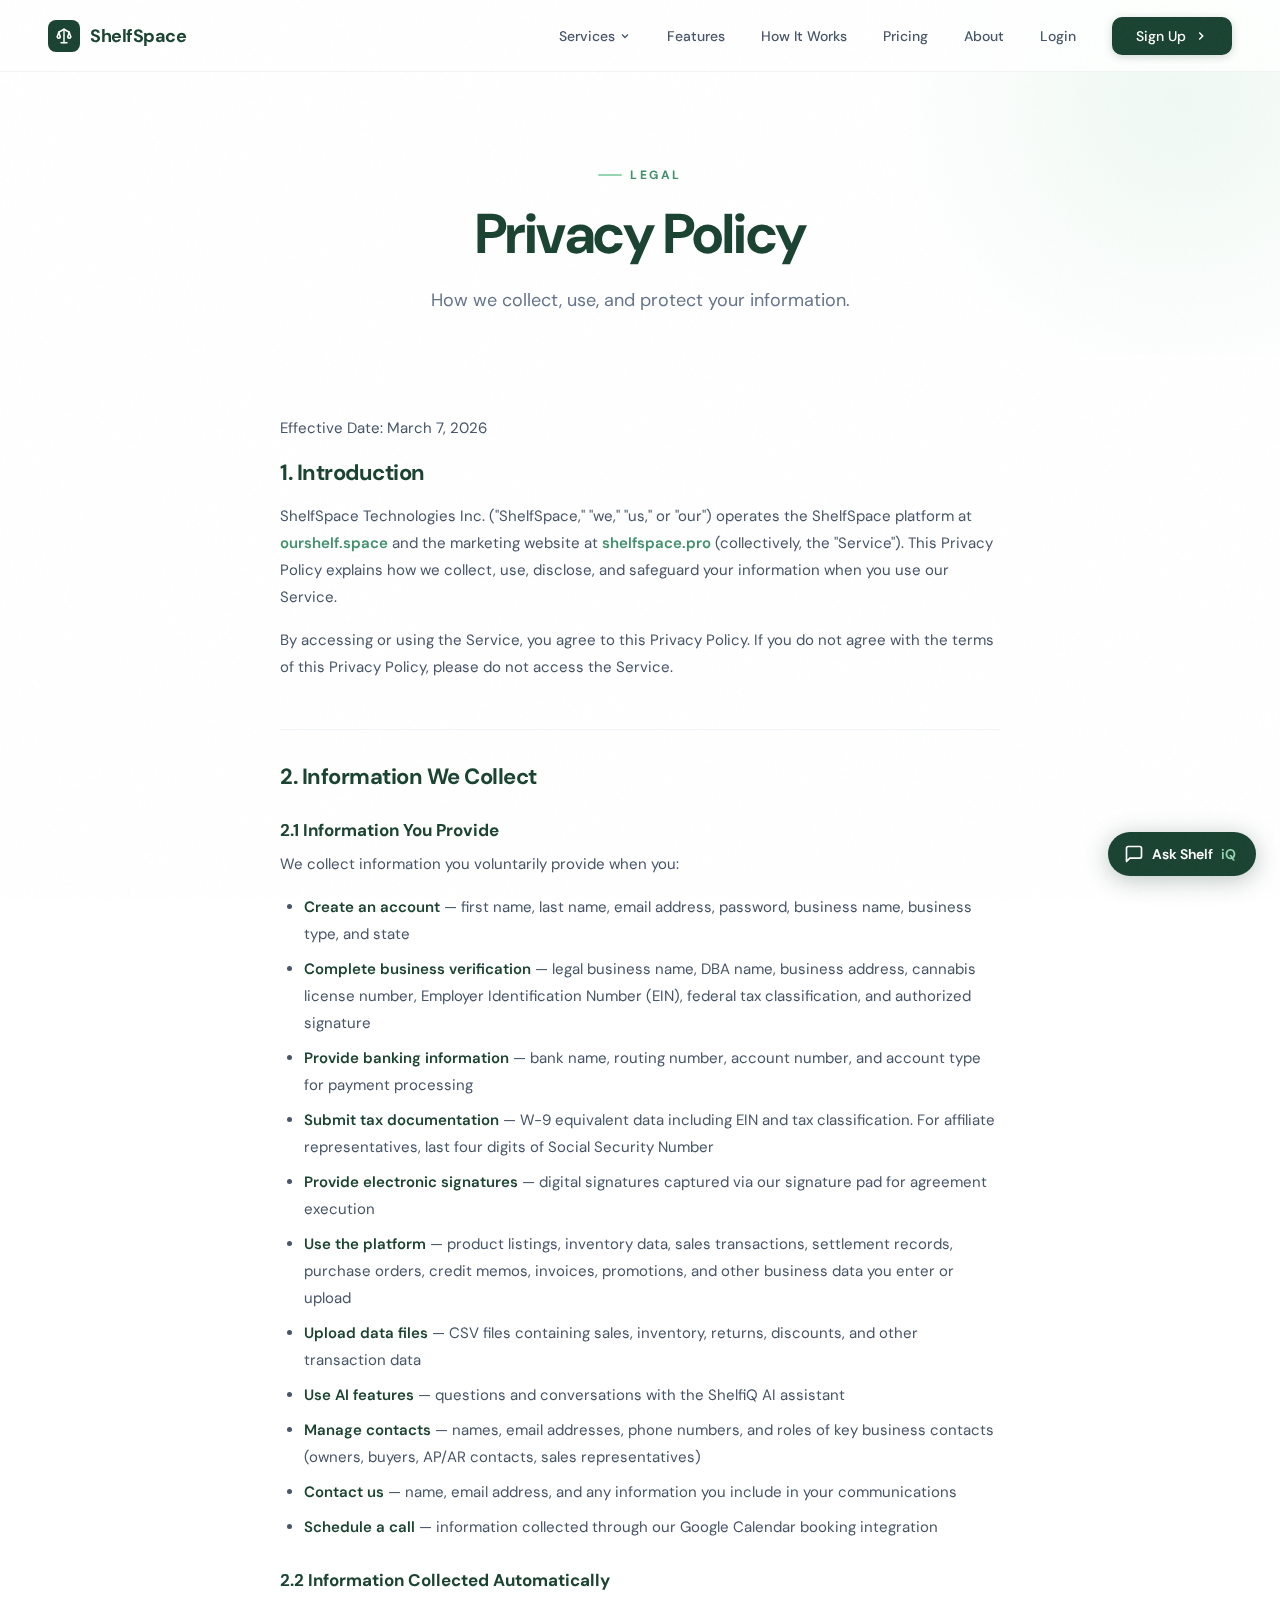
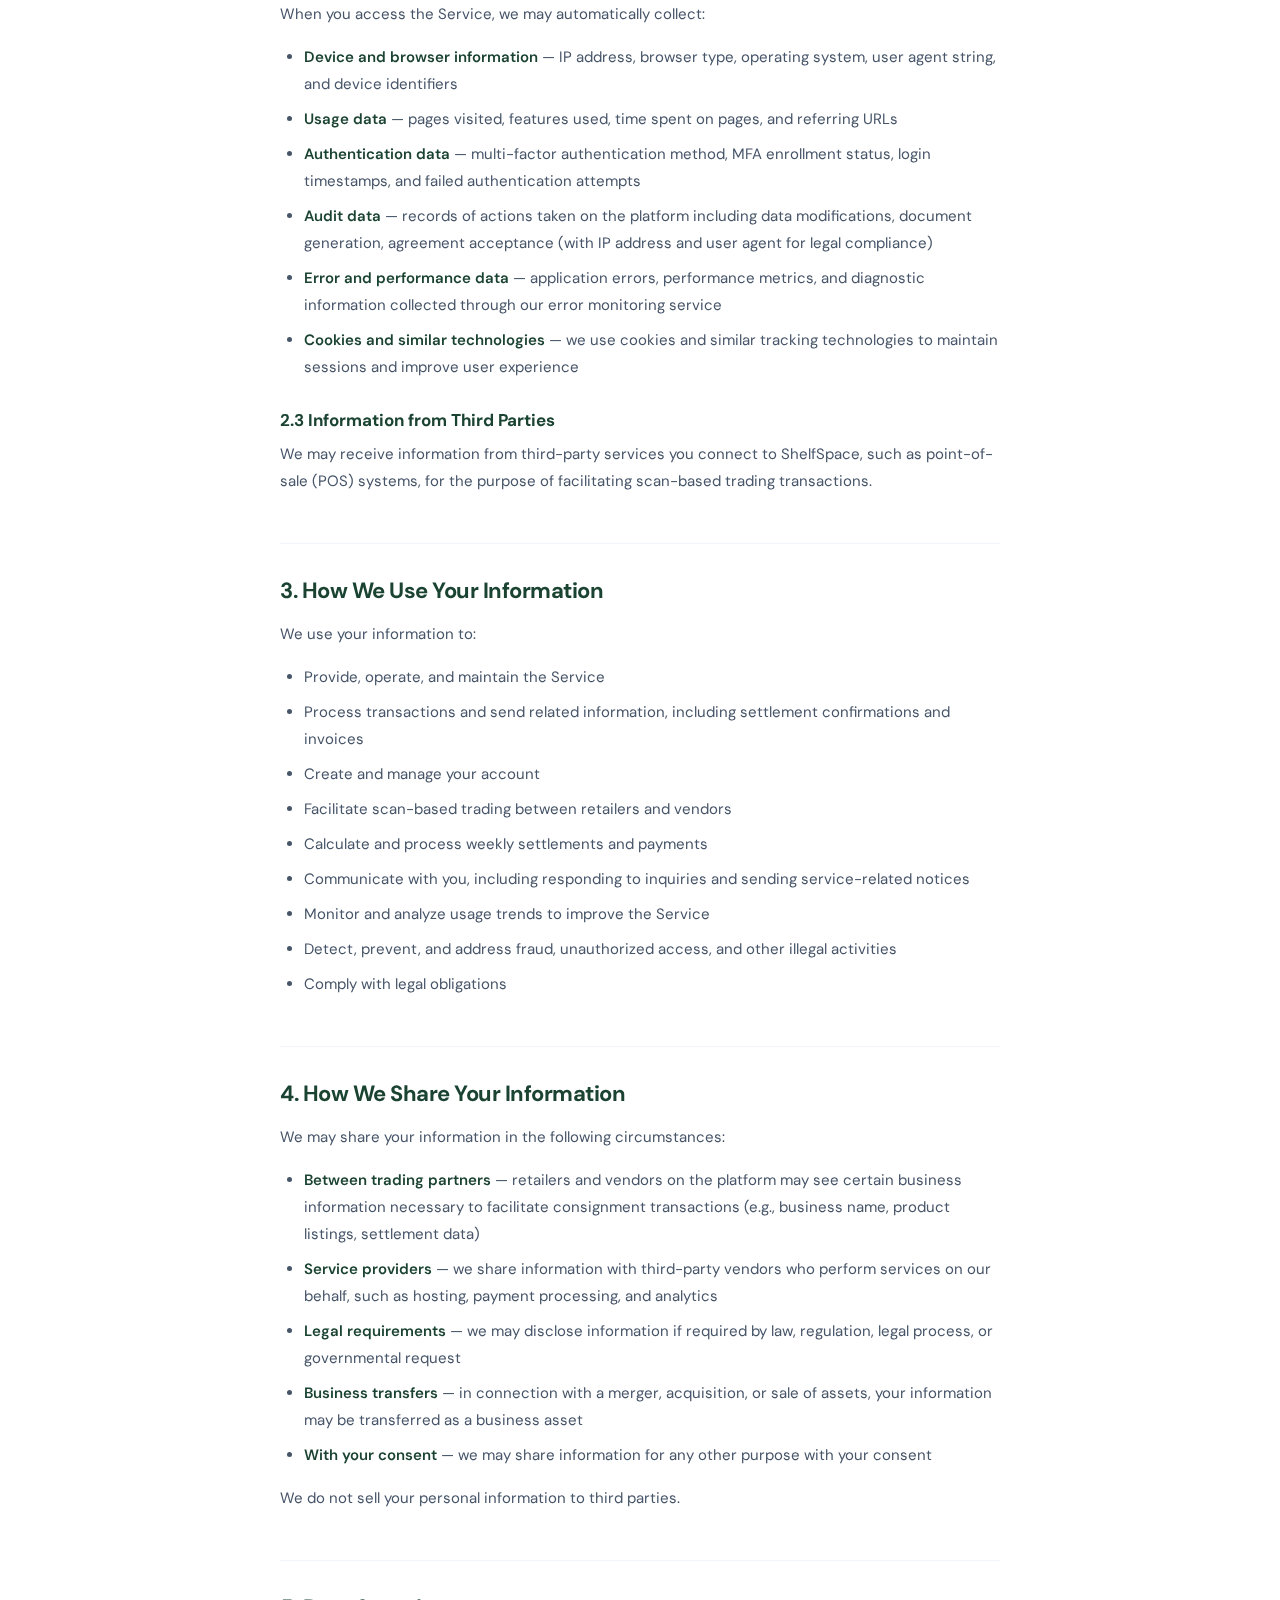
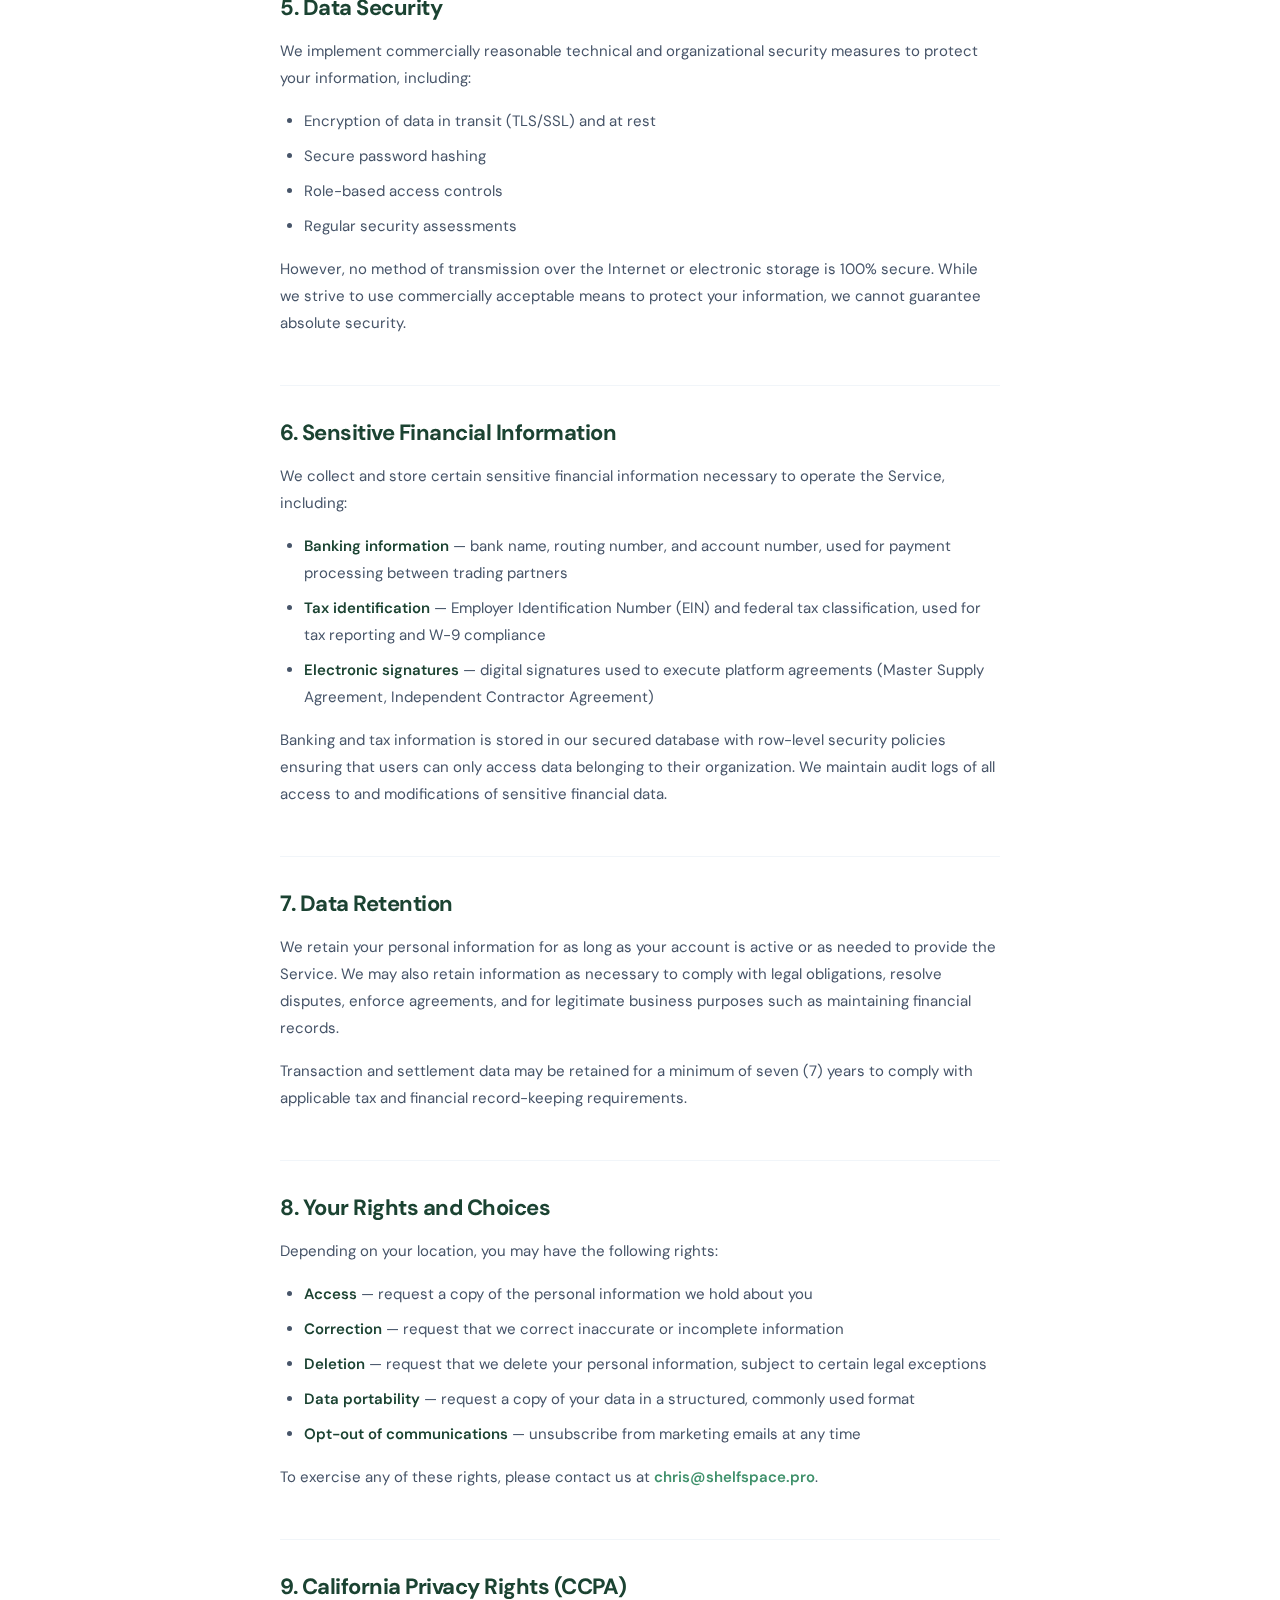
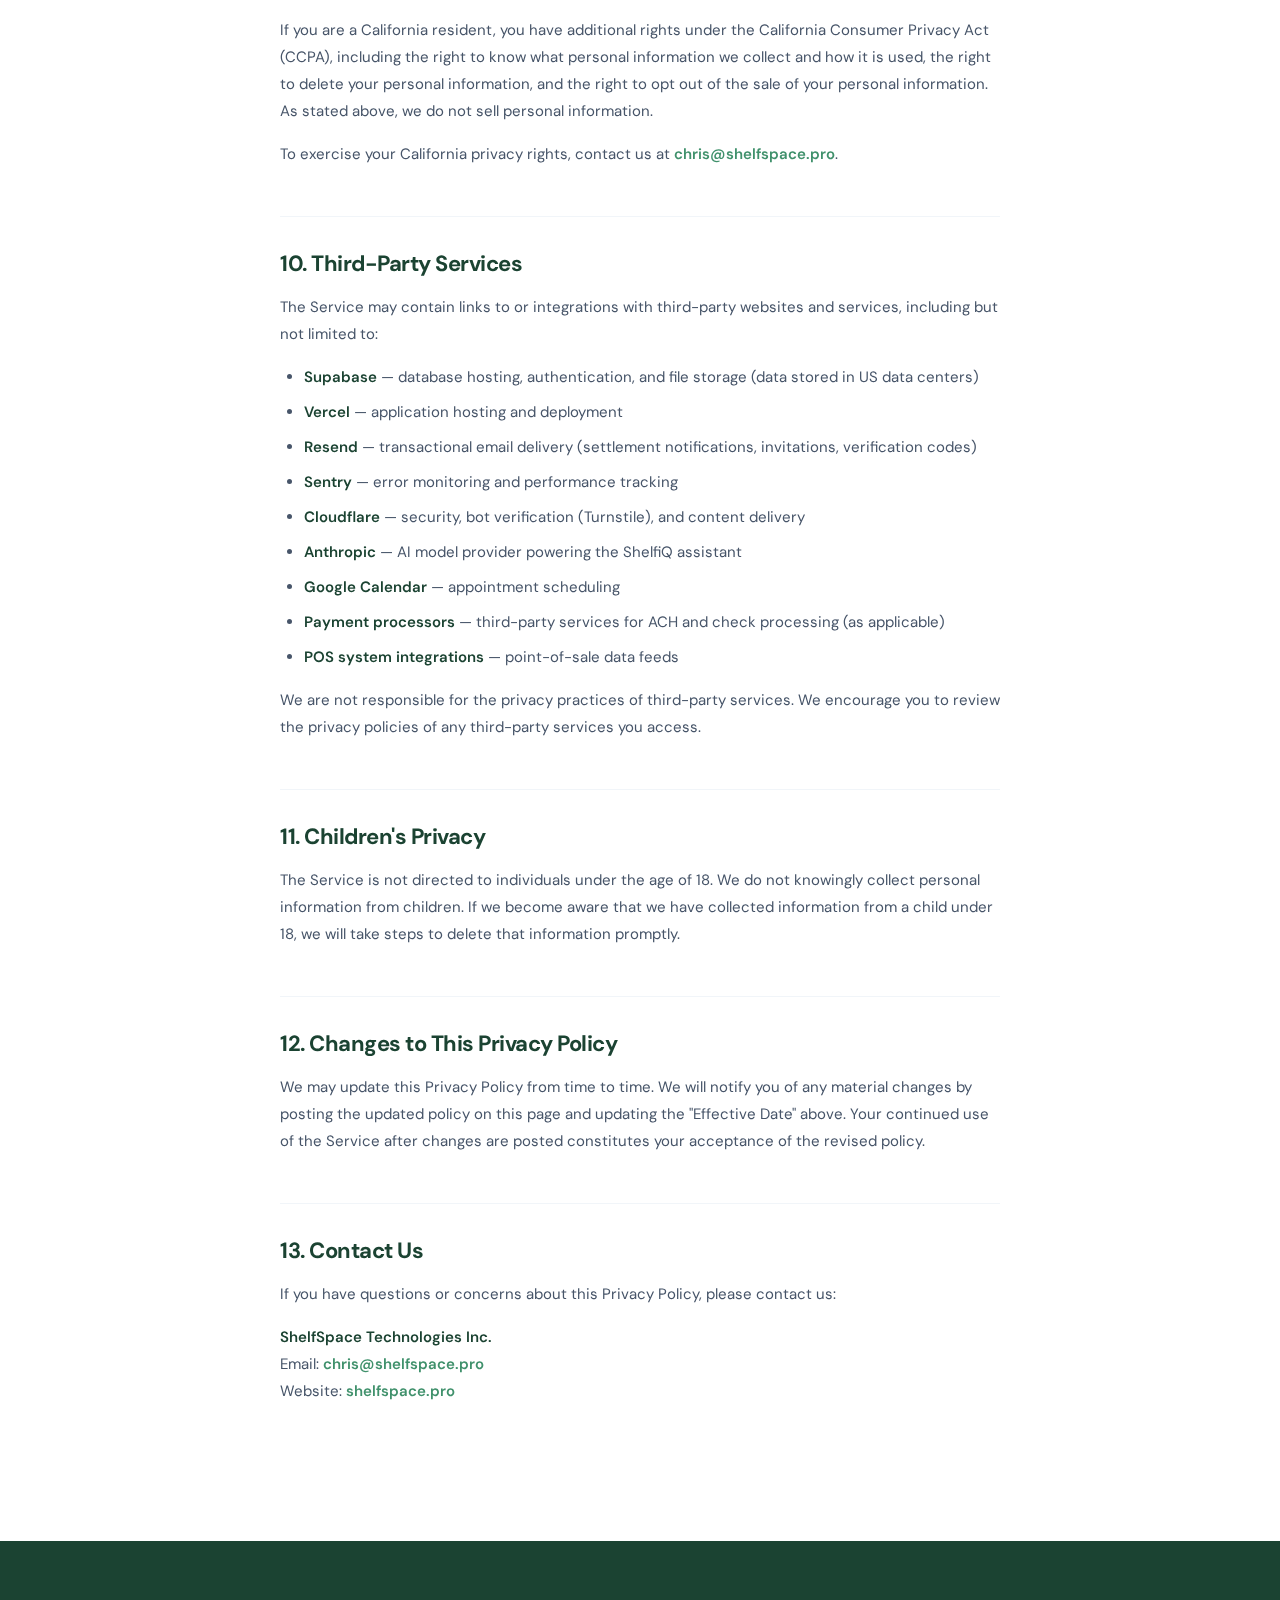
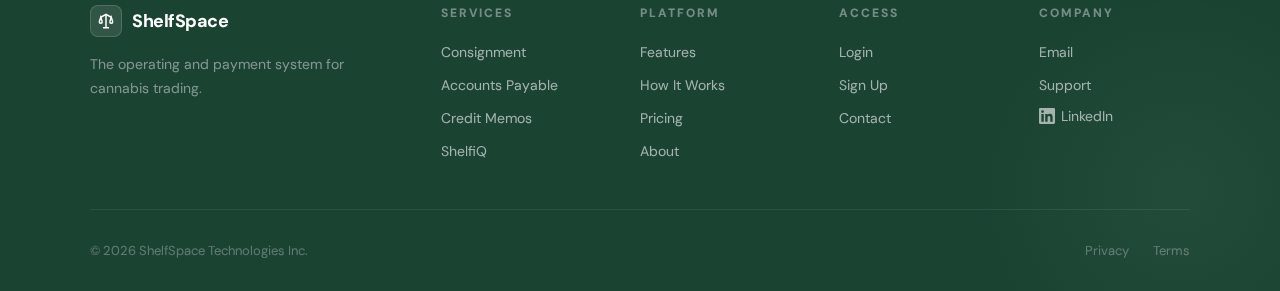
<file: privacy.html>
<!DOCTYPE html>
<html lang="en">
<head>
<meta charset="UTF-8">
<meta name="viewport" content="width=device-width, initial-scale=1.0">
<title>Privacy Policy — ShelfSpace</title>
<meta name="description" content="ShelfSpace Privacy Policy. Learn how we collect, use, and protect your personal information.">
<link rel="canonical" href="https://shelfspace.pro/privacy">
<meta property="og:type" content="website">
<meta property="og:url" content="https://shelfspace.pro/privacy">
<meta property="og:title" content="Privacy Policy — ShelfSpace">
<meta property="og:description" content="ShelfSpace Privacy Policy. Learn how we collect, use, and protect your personal information.">
<meta property="og:image" content="https://shelfspace.pro/og-image.png">
<meta name="twitter:card" content="summary_large_image">
<meta name="twitter:title" content="Privacy Policy — ShelfSpace">
<meta name="twitter:description" content="ShelfSpace Privacy Policy. Learn how we collect, use, and protect your personal information.">
<meta name="twitter:image" content="https://shelfspace.pro/og-image.png">
<link rel="icon" type="image/svg+xml" href="/favicon.svg">
<link rel="preconnect" href="https://fonts.googleapis.com">
<link rel="preconnect" href="https://fonts.gstatic.com" crossorigin>
<link href="https://fonts.googleapis.com/css2?family=DM+Sans:ital,opsz,wght@0,9..40,300;0,9..40,400;0,9..40,500;0,9..40,600;0,9..40,700&family=Space+Mono:wght@400;700&display=swap" rel="stylesheet">
<link rel="stylesheet" href="styles.css">
<style>
  .page-hero { padding-bottom: 40px; }
  .legal-section { background: var(--white); padding-top: 60px; }
  .legal-container { max-width: 720px; margin: 0 auto; }
  .legal-container h2 {
    font-size: 22px; font-weight: 700; color: var(--green-deep);
    letter-spacing: -0.5px; margin: 48px 0 16px; padding-top: 32px;
    border-top: 1px solid var(--slate-100);
  }
  .legal-container h2:first-of-type { margin-top: 0; padding-top: 0; border-top: none; }
  .legal-container h3 {
    font-size: 17px; font-weight: 700; color: var(--green-deep);
    margin: 28px 0 10px;
  }
  .legal-container p, .legal-container li {
    font-size: 15px; line-height: 1.8; color: var(--slate-600); margin-bottom: 16px;
  }
  .legal-container ul { padding-left: 24px; margin-bottom: 16px; }
  .legal-container li { margin-bottom: 8px; }
  .legal-container a { color: var(--green-mid); text-decoration: none; font-weight: 600; }
  .legal-container a:hover { color: var(--green-deep); }
  .legal-container strong { color: var(--green-deep); font-weight: 600; }
  .legal-effective { font-size: 14px; color: var(--slate-400); margin-bottom: 32px; }
  /* Footer 5-col */
  .footer-top { grid-template-columns: 2fr 1fr 1fr 1fr 1fr; }
  @media (max-width: 900px) { .footer-top { grid-template-columns: 1fr 1fr; } }
  @media (max-width: 600px) { .footer-top { grid-template-columns: 1fr; } }
</style>
</head>
<body>

<!-- NAV -->
<nav id="nav">
  <a href="/" class="nav-logo">
    <div class="nav-logo-icon"><svg viewBox="0 0 24 24" fill="none" stroke="white" stroke-width="2" stroke-linecap="round" stroke-linejoin="round"><line x1="12" y1="3" x2="12" y2="21"/><line x1="8" y1="21" x2="16" y2="21"/><polyline points="5,7 12,3 19,7"/><polyline points="3,13 5,7 7,13"/><polyline points="17,13 19,7 21,13"/><path d="M3 13a2 2 0 0 0 4 0"/><path d="M17 13a2 2 0 0 0 4 0"/></svg></div>
    <span class="nav-logo-text">ShelfSpace</span>
  </a>
  <ul class="nav-links">
    <li class="nav-dropdown">
      <button class="nav-dropdown-toggle" aria-expanded="false" aria-haspopup="true">Services <svg class="dropdown-chevron" viewBox="0 0 24 24" fill="none" stroke="currentColor" stroke-width="2.5"><polyline points="6 9 12 15 18 9"/></svg></button>
      <div class="nav-dropdown-menu">
        <span class="nav-dropdown-header">Vendor Relationships</span>
        <a href="/consignment">Consignment</a>
        <a href="/accounts-payable">Wholesale</a>
        <span class="nav-dropdown-header">Payment Engine</span>
        <a href="/accounts-payable">Accounts Payable</a>
        <a href="/credit-memos">Credit Memos</a>
        <span class="nav-dropdown-header">Intelligence</span>
        <a href="/shelfiq">ShelfiQ</a>
      </div>
    </li>
    <li><a href="/features">Features</a></li>
    <li><a href="/how-it-works">How It Works</a></li>
    <li><a href="/pricing">Pricing</a></li>
    <li><a href="/about">About</a></li>
    <li><a href="https://ourshelf.space">Login</a></li>
    <li><a href="/signup" class="nav-cta">Sign Up <svg width="14" height="14" viewBox="0 0 24 24" fill="none" stroke="currentColor" stroke-width="2.5"><polyline points="9 18 15 12 9 6"/></svg></a></li>
  </ul>
  <div class="nav-hamburger" onclick="document.querySelector('.nav-links').classList.toggle('mobile-open'); event.stopPropagation();"><span></span><span></span><span></span></div>
</nav>

<!-- PAGE HERO -->
<div class="page-hero">
  <div class="section-label">Legal</div>
  <h1 class="section-title">Privacy Policy</h1>
  <p class="section-desc">How we collect, use, and protect your information.</p>
</div>

<!-- PRIVACY POLICY -->
<section class="legal-section">
  <div class="legal-container">
    <p class="legal-effective">Effective Date: March 7, 2026</p>

    <h2>1. Introduction</h2>
    <p>ShelfSpace Technologies Inc. ("ShelfSpace," "we," "us," or "our") operates the ShelfSpace platform at <a href="https://ourshelf.space">ourshelf.space</a> and the marketing website at <a href="https://shelfspace.pro">shelfspace.pro</a> (collectively, the "Service"). This Privacy Policy explains how we collect, use, disclose, and safeguard your information when you use our Service.</p>
    <p>By accessing or using the Service, you agree to this Privacy Policy. If you do not agree with the terms of this Privacy Policy, please do not access the Service.</p>

    <h2>2. Information We Collect</h2>

    <h3>2.1 Information You Provide</h3>
    <p>We collect information you voluntarily provide when you:</p>
    <ul>
      <li><strong>Create an account</strong> — first name, last name, email address, password, business name, business type, and state</li>
      <li><strong>Complete business verification</strong> — legal business name, DBA name, business address, cannabis license number, Employer Identification Number (EIN), federal tax classification, and authorized signature</li>
      <li><strong>Provide banking information</strong> — bank name, routing number, account number, and account type for payment processing</li>
      <li><strong>Submit tax documentation</strong> — W-9 equivalent data including EIN and tax classification. For affiliate representatives, last four digits of Social Security Number</li>
      <li><strong>Provide electronic signatures</strong> — digital signatures captured via our signature pad for agreement execution</li>
      <li><strong>Use the platform</strong> — product listings, inventory data, sales transactions, settlement records, purchase orders, credit memos, invoices, promotions, and other business data you enter or upload</li>
      <li><strong>Upload data files</strong> — CSV files containing sales, inventory, returns, discounts, and other transaction data</li>
      <li><strong>Use AI features</strong> — questions and conversations with the ShelfiQ AI assistant</li>
      <li><strong>Manage contacts</strong> — names, email addresses, phone numbers, and roles of key business contacts (owners, buyers, AP/AR contacts, sales representatives)</li>
      <li><strong>Contact us</strong> — name, email address, and any information you include in your communications</li>
      <li><strong>Schedule a call</strong> — information collected through our Google Calendar booking integration</li>
    </ul>

    <h3>2.2 Information Collected Automatically</h3>
    <p>When you access the Service, we may automatically collect:</p>
    <ul>
      <li><strong>Device and browser information</strong> — IP address, browser type, operating system, user agent string, and device identifiers</li>
      <li><strong>Usage data</strong> — pages visited, features used, time spent on pages, and referring URLs</li>
      <li><strong>Authentication data</strong> — multi-factor authentication method, MFA enrollment status, login timestamps, and failed authentication attempts</li>
      <li><strong>Audit data</strong> — records of actions taken on the platform including data modifications, document generation, agreement acceptance (with IP address and user agent for legal compliance)</li>
      <li><strong>Error and performance data</strong> — application errors, performance metrics, and diagnostic information collected through our error monitoring service</li>
      <li><strong>Cookies and similar technologies</strong> — we use cookies and similar tracking technologies to maintain sessions and improve user experience</li>
    </ul>

    <h3>2.3 Information from Third Parties</h3>
    <p>We may receive information from third-party services you connect to ShelfSpace, such as point-of-sale (POS) systems, for the purpose of facilitating scan-based trading transactions.</p>

    <h2>3. How We Use Your Information</h2>
    <p>We use your information to:</p>
    <ul>
      <li>Provide, operate, and maintain the Service</li>
      <li>Process transactions and send related information, including settlement confirmations and invoices</li>
      <li>Create and manage your account</li>
      <li>Facilitate scan-based trading between retailers and vendors</li>
      <li>Calculate and process weekly settlements and payments</li>
      <li>Communicate with you, including responding to inquiries and sending service-related notices</li>
      <li>Monitor and analyze usage trends to improve the Service</li>
      <li>Detect, prevent, and address fraud, unauthorized access, and other illegal activities</li>
      <li>Comply with legal obligations</li>
    </ul>

    <h2>4. How We Share Your Information</h2>
    <p>We may share your information in the following circumstances:</p>
    <ul>
      <li><strong>Between trading partners</strong> — retailers and vendors on the platform may see certain business information necessary to facilitate consignment transactions (e.g., business name, product listings, settlement data)</li>
      <li><strong>Service providers</strong> — we share information with third-party vendors who perform services on our behalf, such as hosting, payment processing, and analytics</li>
      <li><strong>Legal requirements</strong> — we may disclose information if required by law, regulation, legal process, or governmental request</li>
      <li><strong>Business transfers</strong> — in connection with a merger, acquisition, or sale of assets, your information may be transferred as a business asset</li>
      <li><strong>With your consent</strong> — we may share information for any other purpose with your consent</li>
    </ul>
    <p>We do not sell your personal information to third parties.</p>

    <h2>5. Data Security</h2>
    <p>We implement commercially reasonable technical and organizational security measures to protect your information, including:</p>
    <ul>
      <li>Encryption of data in transit (TLS/SSL) and at rest</li>
      <li>Secure password hashing</li>
      <li>Role-based access controls</li>
      <li>Regular security assessments</li>
    </ul>
    <p>However, no method of transmission over the Internet or electronic storage is 100% secure. While we strive to use commercially acceptable means to protect your information, we cannot guarantee absolute security.</p>

    <h2>6. Sensitive Financial Information</h2>
    <p>We collect and store certain sensitive financial information necessary to operate the Service, including:</p>
    <ul>
      <li><strong>Banking information</strong> — bank name, routing number, and account number, used for payment processing between trading partners</li>
      <li><strong>Tax identification</strong> — Employer Identification Number (EIN) and federal tax classification, used for tax reporting and W-9 compliance</li>
      <li><strong>Electronic signatures</strong> — digital signatures used to execute platform agreements (Master Supply Agreement, Independent Contractor Agreement)</li>
    </ul>
    <p>Banking and tax information is stored in our secured database with row-level security policies ensuring that users can only access data belonging to their organization. We maintain audit logs of all access to and modifications of sensitive financial data.</p>

    <h2>7. Data Retention</h2>
    <p>We retain your personal information for as long as your account is active or as needed to provide the Service. We may also retain information as necessary to comply with legal obligations, resolve disputes, enforce agreements, and for legitimate business purposes such as maintaining financial records.</p>
    <p>Transaction and settlement data may be retained for a minimum of seven (7) years to comply with applicable tax and financial record-keeping requirements.</p>

    <h2>8. Your Rights and Choices</h2>
    <p>Depending on your location, you may have the following rights:</p>
    <ul>
      <li><strong>Access</strong> — request a copy of the personal information we hold about you</li>
      <li><strong>Correction</strong> — request that we correct inaccurate or incomplete information</li>
      <li><strong>Deletion</strong> — request that we delete your personal information, subject to certain legal exceptions</li>
      <li><strong>Data portability</strong> — request a copy of your data in a structured, commonly used format</li>
      <li><strong>Opt-out of communications</strong> — unsubscribe from marketing emails at any time</li>
    </ul>
    <p>To exercise any of these rights, please contact us at <a href="mailto:chris@shelfspace.pro">chris@shelfspace.pro</a>.</p>

    <h2>9. California Privacy Rights (CCPA)</h2>
    <p>If you are a California resident, you have additional rights under the California Consumer Privacy Act (CCPA), including the right to know what personal information we collect and how it is used, the right to delete your personal information, and the right to opt out of the sale of your personal information. As stated above, we do not sell personal information.</p>
    <p>To exercise your California privacy rights, contact us at <a href="mailto:chris@shelfspace.pro">chris@shelfspace.pro</a>.</p>

    <h2>10. Third-Party Services</h2>
    <p>The Service may contain links to or integrations with third-party websites and services, including but not limited to:</p>
    <ul>
      <li><strong>Supabase</strong> — database hosting, authentication, and file storage (data stored in US data centers)</li>
      <li><strong>Vercel</strong> — application hosting and deployment</li>
      <li><strong>Resend</strong> — transactional email delivery (settlement notifications, invitations, verification codes)</li>
      <li><strong>Sentry</strong> — error monitoring and performance tracking</li>
      <li><strong>Cloudflare</strong> — security, bot verification (Turnstile), and content delivery</li>
      <li><strong>Anthropic</strong> — AI model provider powering the ShelfiQ assistant</li>
      <li><strong>Google Calendar</strong> — appointment scheduling</li>
      <li><strong>Payment processors</strong> — third-party services for ACH and check processing (as applicable)</li>
      <li><strong>POS system integrations</strong> — point-of-sale data feeds</li>
    </ul>
    <p>We are not responsible for the privacy practices of third-party services. We encourage you to review the privacy policies of any third-party services you access.</p>

    <h2>11. Children's Privacy</h2>
    <p>The Service is not directed to individuals under the age of 18. We do not knowingly collect personal information from children. If we become aware that we have collected information from a child under 18, we will take steps to delete that information promptly.</p>

    <h2>12. Changes to This Privacy Policy</h2>
    <p>We may update this Privacy Policy from time to time. We will notify you of any material changes by posting the updated policy on this page and updating the "Effective Date" above. Your continued use of the Service after changes are posted constitutes your acceptance of the revised policy.</p>

    <h2>13. Contact Us</h2>
    <p>If you have questions or concerns about this Privacy Policy, please contact us:</p>
    <p>
      <strong>ShelfSpace Technologies Inc.</strong><br>
      Email: <a href="mailto:chris@shelfspace.pro">chris@shelfspace.pro</a><br>
      Website: <a href="https://shelfspace.pro">shelfspace.pro</a>
    </p>
  </div>
</section>

<!-- FOOTER -->
<footer>
  <div class="footer-top">
    <div class="footer-brand">
      <a href="/" class="nav-logo"><div class="nav-logo-icon"><svg viewBox="0 0 24 24" fill="none" stroke="white" stroke-width="2"><line x1="12" y1="3" x2="12" y2="21"/><line x1="8" y1="21" x2="16" y2="21"/><polyline points="5,7 12,3 19,7"/><polyline points="3,13 5,7 7,13"/><polyline points="17,13 19,7 21,13"/><path d="M3 13a2 2 0 0 0 4 0"/><path d="M17 13a2 2 0 0 0 4 0"/></svg></div><span class="nav-logo-text">ShelfSpace</span></a>
      <p>The operating and payment system for cannabis trading.</p>
    </div>
    <div class="footer-col"><h4>Services</h4><ul><li><a href="/consignment">Consignment</a></li><li><a href="/accounts-payable">Accounts Payable</a></li><li><a href="/credit-memos">Credit Memos</a></li><li><a href="/shelfiq">ShelfiQ</a></li></ul></div>
    <div class="footer-col"><h4>Platform</h4><ul><li><a href="/features">Features</a></li><li><a href="/how-it-works">How It Works</a></li><li><a href="/pricing">Pricing</a></li><li><a href="/about">About</a></li></ul></div>
    <div class="footer-col"><h4>Access</h4><ul><li><a href="https://ourshelf.space">Login</a></li><li><a href="/signup">Sign Up</a></li><li><a href="/contact">Contact</a></li></ul></div>
    <div class="footer-col"><h4>Company</h4><ul><li><a href="mailto:chris@shelfspace.pro">Email</a></li><li><a href="mailto:support@shelfspace.pro">Support</a></li><li><a href="https://linkedin.com/company/shelfspace-pro" target="_blank" rel="noopener" class="footer-social-link"><svg width="16" height="16" viewBox="0 0 24 24" fill="currentColor"><path d="M20.447 20.452h-3.554v-5.569c0-1.328-.027-3.037-1.852-3.037-1.853 0-2.136 1.445-2.136 2.939v5.667H9.351V9h3.414v1.561h.046c.477-.9 1.637-1.85 3.37-1.85 3.601 0 4.267 2.37 4.267 5.455v6.286zM5.337 7.433a2.062 2.062 0 01-2.063-2.065 2.064 2.064 0 112.063 2.065zm1.782 13.019H3.555V9h3.564v11.452zM22.225 0H1.771C.792 0 0 .774 0 1.729v20.542C0 23.227.792 24 1.771 24h20.451C23.2 24 24 23.227 24 22.271V1.729C24 .774 23.2 0 22.222 0h.003z"/></svg> LinkedIn</a></li></ul></div>
  </div>
  <div class="footer-bottom"><p>&copy; 2026 ShelfSpace Technologies Inc.</p><div class="footer-bottom-links"><a href="/privacy">Privacy</a><a href="/terms">Terms</a></div></div>
</footer>

<script>
  document.getElementById('nav').classList.toggle('scrolled', window.scrollY > 20);
  window.addEventListener('scroll', () => document.getElementById('nav').classList.toggle('scrolled', window.scrollY > 20));
  document.querySelectorAll('.nav-dropdown-toggle').forEach(function(btn) {
    btn.addEventListener('click', function(e) {
      e.preventDefault();
      var parent = btn.closest('.nav-dropdown');
      parent.classList.toggle('open');
      btn.setAttribute('aria-expanded', parent.classList.contains('open'));
    });
  });
</script>
<script src="/shelfiq-widget.js"></script>
</body>
</html>
</file>
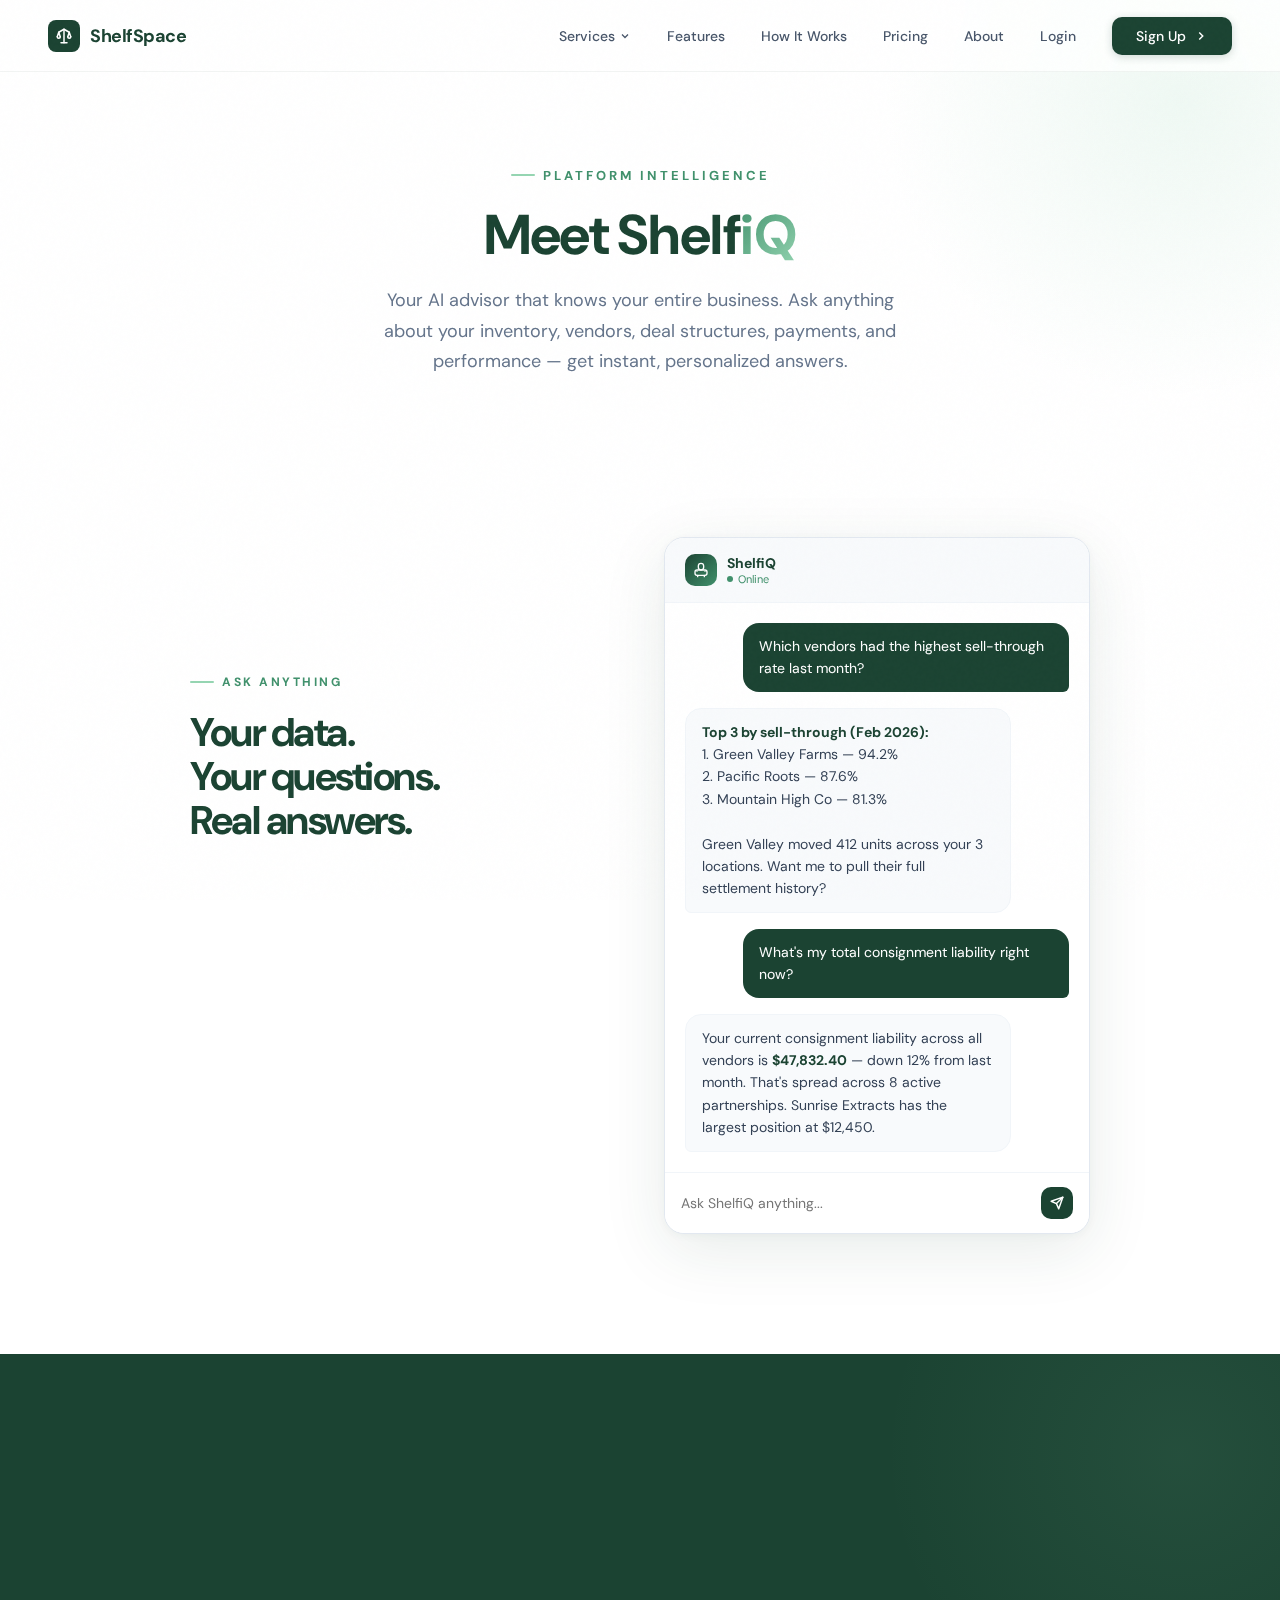
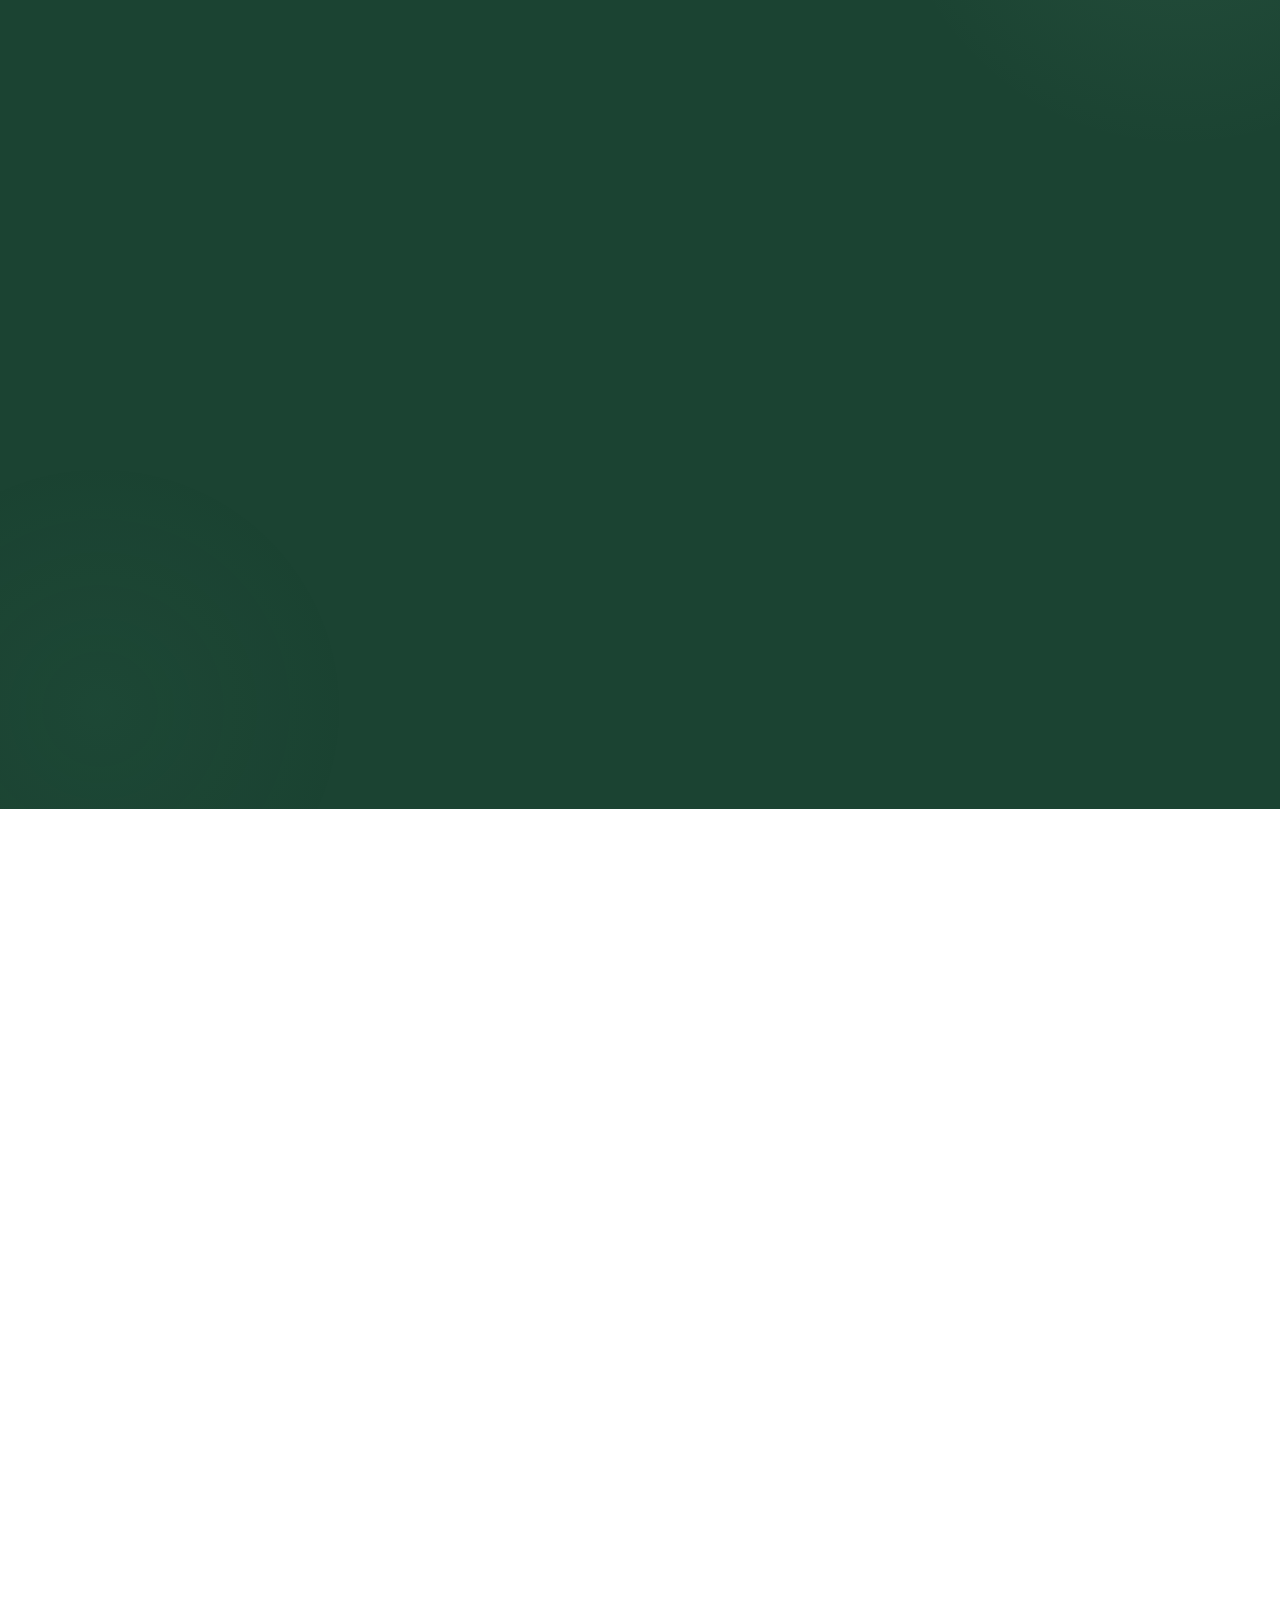
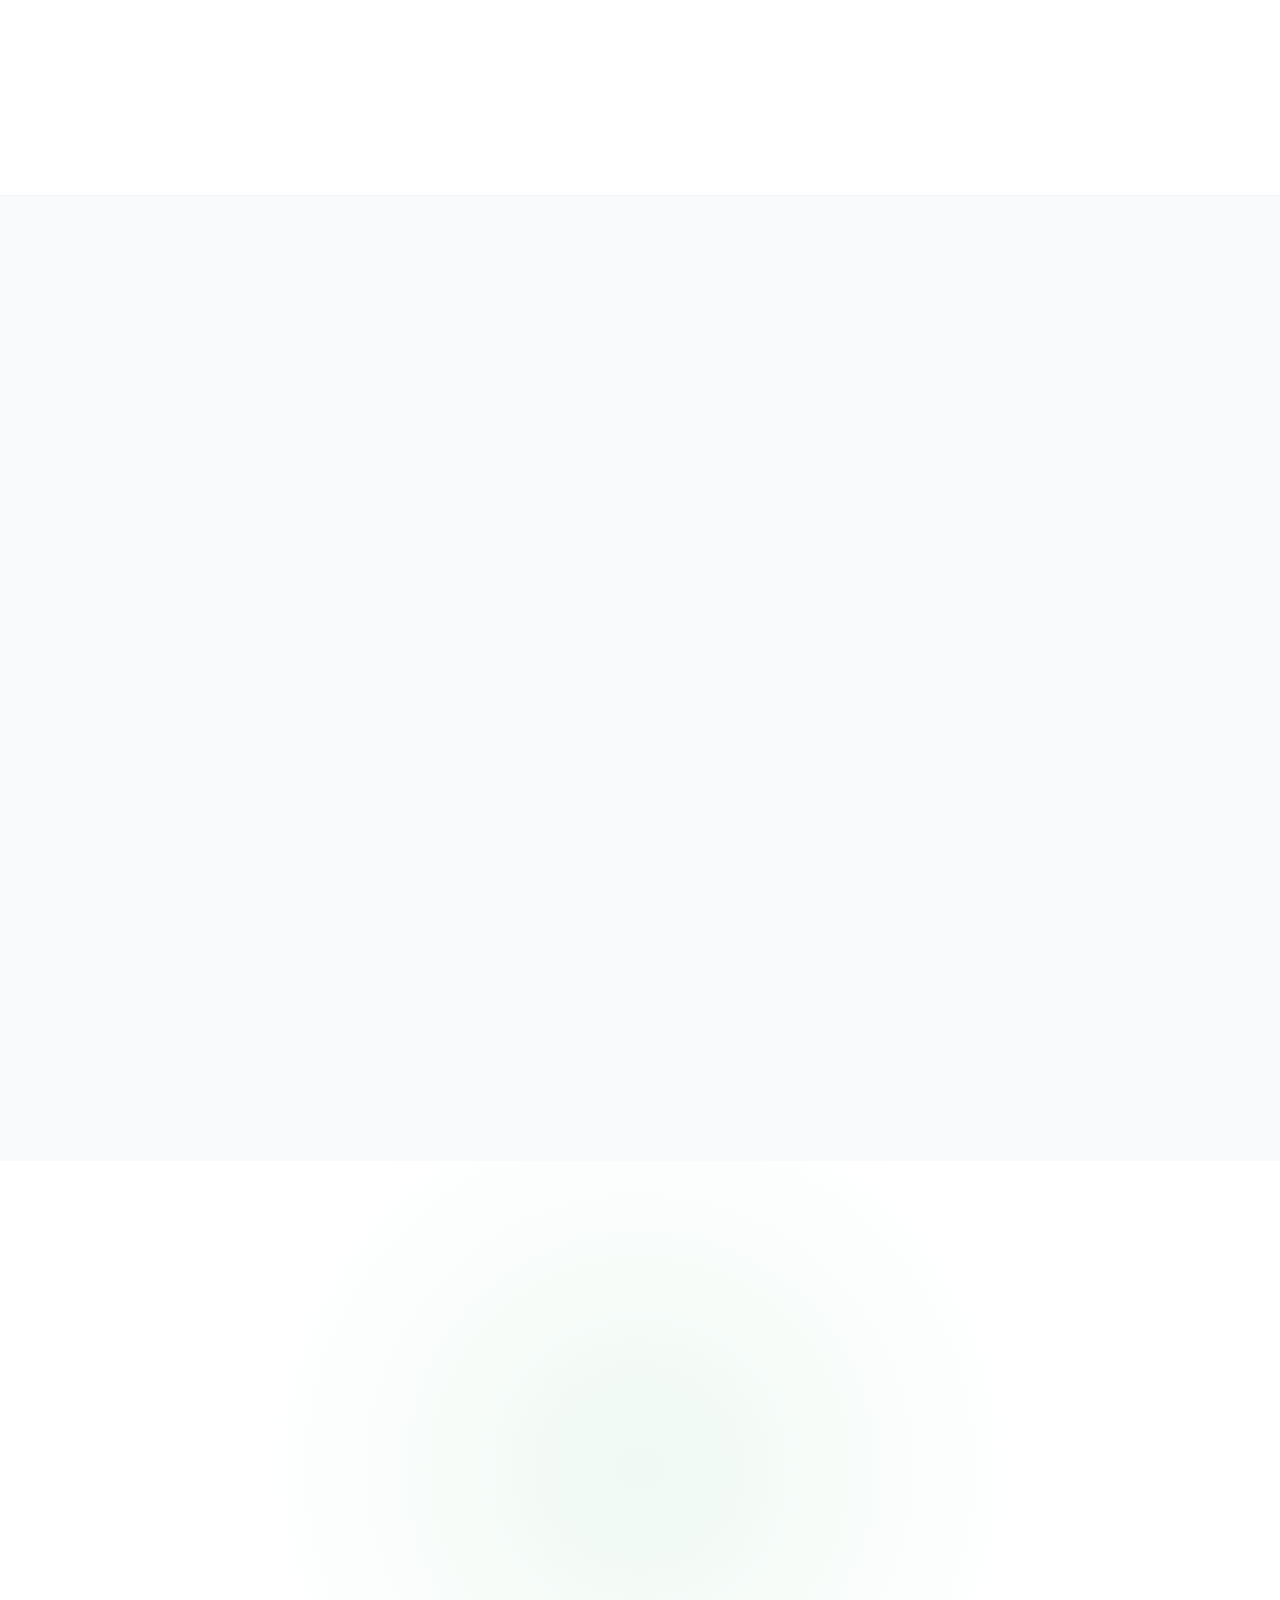
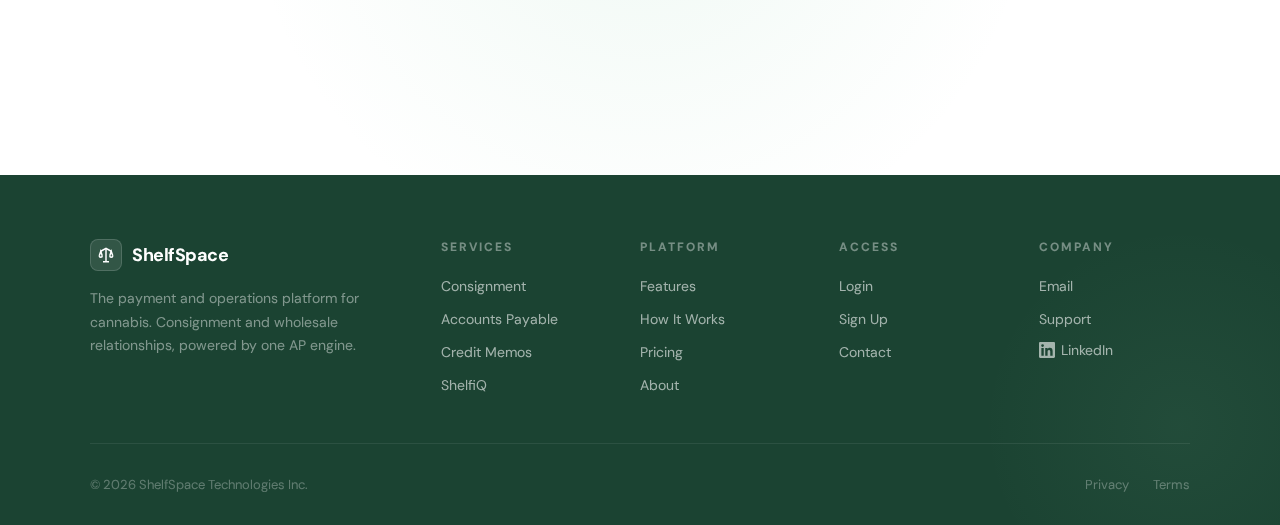
<file: shelfiq.html>
<!DOCTYPE html>
<html lang="en">
<head>
<meta charset="UTF-8">
<meta name="viewport" content="width=device-width, initial-scale=1.0">
<title>ShelfiQ — AI-Powered Platform Intelligence | ShelfSpace</title>
<meta name="description" content="ShelfiQ is your AI advisor built into ShelfSpace. Ask anything about your inventory, vendors, deal structures, payments, and performance — get instant, personalized answers.">
<link rel="canonical" href="https://shelfspace.pro/shelfiq">
<meta property="og:type" content="website">
<meta property="og:url" content="https://shelfspace.pro/shelfiq">
<meta property="og:title" content="ShelfiQ — AI-Powered Platform Intelligence | ShelfSpace">
<meta property="og:description" content="Your AI advisor that knows your entire business. Ask ShelfiQ anything about inventory, vendors, deal structures, and performance.">
<meta property="og:image" content="https://shelfspace.pro/og-image.png">
<meta name="twitter:card" content="summary_large_image">
<meta name="twitter:title" content="ShelfiQ — AI-Powered Platform Intelligence | ShelfSpace">
<meta name="twitter:description" content="Your AI advisor that knows your entire business. Ask ShelfiQ anything about inventory, vendors, deal structures, and performance.">
<meta name="twitter:image" content="https://shelfspace.pro/og-image.png">
<link rel="icon" type="image/svg+xml" href="/favicon.svg">
<link rel="preconnect" href="https://fonts.googleapis.com">
<link rel="preconnect" href="https://fonts.gstatic.com" crossorigin>
<link href="https://fonts.googleapis.com/css2?family=DM+Sans:ital,opsz,wght@0,9..40,300;0,9..40,400;0,9..40,500;0,9..40,600;0,9..40,700&family=Space+Mono:wght@400;700&display=swap" rel="stylesheet">
<link rel="stylesheet" href="styles.css">
<style>
  /* Scroll-triggered reveals */
  .reveal {
    opacity: 0; transform: translateY(40px);
    transition: opacity 0.8s cubic-bezier(0.22, 1, 0.36, 1),
                transform 0.8s cubic-bezier(0.22, 1, 0.36, 1);
  }
  .reveal.is-visible { opacity: 1; transform: translateY(0); }
  .reveal-delay-1 { transition-delay: 0.15s; }
  .reveal-delay-2 { transition-delay: 0.3s; }
  .reveal-delay-3 { transition-delay: 0.45s; }

  .page-hero { padding-bottom: 40px; }
  .page-hero .section-label { font-size: 13px; letter-spacing: 3px; }

  /* ShelfiQ branding accent */
  .shelfiq-name { font-weight: 700; letter-spacing: -0.5px; }
  .shelfiq-name .iq { background: linear-gradient(135deg, var(--green-mid), var(--green-accent)); -webkit-background-clip: text; -webkit-text-fill-color: transparent; background-clip: text; }

  /* Chat demo */
  .chat-section { background: var(--white); }
  .chat-container { max-width: 900px; margin: 0 auto; display: grid; grid-template-columns: 1fr 1fr; gap: 48px; align-items: center; }
  .chat-text .section-desc { margin-bottom: 28px; }

  .chat-window {
    background: var(--white); border: 1px solid var(--slate-200);
    border-radius: 20px; padding: 0; overflow: hidden;
    box-shadow: 0 16px 64px rgba(27,67,50,0.10), 0 2px 8px rgba(27,67,50,0.04);
  }
  .chat-titlebar {
    display: flex; align-items: center; gap: 10px;
    padding: 16px 20px; border-bottom: 1px solid var(--slate-100);
    background: var(--slate-50);
  }
  .chat-titlebar-icon {
    width: 32px; height: 32px; border-radius: 10px;
    background: linear-gradient(135deg, var(--green-deep), var(--green-mid));
    display: flex; align-items: center; justify-content: center;
  }
  .chat-titlebar-icon svg { width: 16px; height: 16px; color: white; }
  .chat-titlebar-name { font-size: 14px; font-weight: 700; color: var(--green-deep); }
  .chat-titlebar-status { font-size: 11px; color: var(--green-mid); display: flex; align-items: center; gap: 5px; }
  .chat-titlebar-status::before { content: ''; width: 6px; height: 6px; background: var(--green-mid); border-radius: 50%; }

  .chat-body { padding: 20px; display: flex; flex-direction: column; gap: 16px; }

  .chat-msg {
    max-width: 85%; padding: 12px 16px;
    border-radius: 16px; font-size: 14px; line-height: 1.6;
    animation: chatFade 0.5s cubic-bezier(0.22,1,0.36,1) both;
  }
  .chat-msg.user {
    align-self: flex-end; background: var(--green-deep); color: white;
    border-bottom-right-radius: 6px;
  }
  .chat-msg.ai {
    align-self: flex-start; background: var(--slate-50); color: var(--slate-700);
    border: 1px solid var(--slate-100); border-bottom-left-radius: 6px;
  }
  .chat-msg.ai strong { color: var(--green-deep); }
  .chat-msg:nth-child(2) { animation-delay: 0.3s; }
  .chat-msg:nth-child(3) { animation-delay: 0.8s; }
  .chat-msg:nth-child(4) { animation-delay: 1.3s; }

  .chat-input-bar {
    display: flex; align-items: center; gap: 8px;
    padding: 14px 16px; border-top: 1px solid var(--slate-100);
    background: var(--white);
  }
  .chat-input-bar input {
    flex: 1; border: none; outline: none; font-size: 14px;
    font-family: var(--font-display); color: var(--slate-400);
    background: transparent;
  }
  .chat-input-bar button {
    width: 32px; height: 32px; border-radius: 10px; border: none;
    background: var(--green-deep); color: white; cursor: pointer;
    display: flex; align-items: center; justify-content: center;
    transition: background 0.2s;
  }
  .chat-input-bar button:hover { background: var(--green-dark); }

  @keyframes chatFade {
    from { opacity: 0; transform: translateY(12px); }
    to { opacity: 1; transform: translateY(0); }
  }

  /* Knowledge section */
  .knowledge-section { background: var(--green-deep); position: relative; overflow: hidden; }
  .knowledge-section::before { content: ''; position: absolute; top: -200px; right: -200px; width: 600px; height: 600px; background: radial-gradient(circle, rgba(149,213,178,0.08), transparent 70%); }
  .knowledge-section::after { content: ''; position: absolute; bottom: -150px; left: -150px; width: 500px; height: 500px; background: radial-gradient(circle, rgba(64,145,108,0.06), transparent 70%); }
  .knowledge-header { text-align: center; max-width: 600px; margin: 0 auto 64px; position: relative; }
  .knowledge-header .section-label { color: var(--green-accent); }
  .knowledge-header .section-title { color: var(--white); }
  .knowledge-header .section-desc { color: rgba(255,255,255,0.6); margin: 0 auto; }
  .knowledge-grid { max-width: 1000px; margin: 0 auto; display: grid; grid-template-columns: repeat(3, 1fr); gap: 24px; position: relative; }
  .knowledge-card {
    background: rgba(255,255,255,0.05); border: 1px solid rgba(255,255,255,0.1);
    border-radius: 16px; padding: 32px 24px;
    backdrop-filter: blur(8px);
    transition: all 0.4s cubic-bezier(0.22,1,0.36,1);
  }
  .knowledge-card.reveal { transform: translateY(40px) scale(0.97); }
  .knowledge-card.reveal.is-visible { transform: translateY(0) scale(1); }
  .knowledge-card:hover { background: rgba(255,255,255,0.08); border-color: rgba(149,213,178,0.3); transform: translateY(-4px); }
  .knowledge-card-icon {
    width: 44px; height: 44px; background: rgba(149,213,178,0.12);
    border: 1px solid rgba(149,213,178,0.2); border-radius: 12px;
    display: flex; align-items: center; justify-content: center; margin-bottom: 16px;
  }
  .knowledge-card-icon svg { width: 20px; height: 20px; color: var(--green-accent); }
  .knowledge-card h3 { font-size: 16px; font-weight: 700; color: var(--white); margin-bottom: 8px; }
  .knowledge-card p { font-size: 14px; line-height: 1.6; color: rgba(255,255,255,0.55); }

  /* Persona examples */
  .examples-section { background: var(--white); }
  .examples-header { text-align: center; max-width: 600px; margin: 0 auto 64px; }
  .examples-header .section-desc { margin: 0 auto; }
  .examples-grid { max-width: 1100px; margin: 0 auto; display: grid; grid-template-columns: 1fr 1fr; gap: 32px; }
  .examples-card {
    border: 1px solid var(--slate-200); border-radius: 20px; padding: 40px 36px;
    transition: all 0.4s cubic-bezier(0.22,1,0.36,1); position: relative; overflow: hidden;
  }
  .examples-card.reveal { transform: translateY(40px) scale(0.97); }
  .examples-card.reveal.is-visible { transform: translateY(0) scale(1); }
  .examples-card:hover { transform: translateY(-4px); box-shadow: 0 16px 48px rgba(27,67,50,0.08); }
  .examples-card::before { content: ''; position: absolute; top: 0; left: 0; right: 0; height: 3px; }
  .examples-card.retailer::before { background: linear-gradient(90deg, var(--green-accent), var(--green-mid)); }
  .examples-card.vendor::before { background: linear-gradient(90deg, var(--green-deep), var(--green-dark)); }
  .examples-tag {
    display: inline-flex; padding: 4px 14px; border-radius: 100px;
    font-size: 12px; font-weight: 700; letter-spacing: 1px; text-transform: uppercase; margin-bottom: 20px;
  }
  .examples-tag.retailer { background: var(--green-ghost); color: var(--green-dark); }
  .examples-tag.vendor { background: rgba(27,67,50,0.06); color: var(--green-deep); }
  .examples-card h3 { font-size: 20px; font-weight: 700; color: var(--green-deep); margin-bottom: 16px; letter-spacing: -0.5px; }
  .example-prompt {
    display: flex; align-items: flex-start; gap: 12px;
    padding: 12px 0; border-bottom: 1px solid var(--slate-100);
  }
  .example-prompt:last-child { border-bottom: none; }
  .example-prompt-icon {
    width: 28px; height: 28px; border-radius: 8px; flex-shrink: 0;
    display: flex; align-items: center; justify-content: center;
    margin-top: 1px;
  }
  .example-prompt-icon.q { background: var(--green-ghost); }
  .example-prompt-icon.q svg { color: var(--green-mid); }
  .example-prompt-text { font-size: 14px; line-height: 1.6; color: var(--slate-600); }
  .example-prompt-text strong { color: var(--green-deep); font-weight: 600; }

  /* How it works */
  .how-section { background: var(--slate-50); border-top: 1px solid var(--slate-100); }
  .how-header { text-align: center; max-width: 560px; margin: 0 auto 64px; }
  .how-header .section-desc { margin: 0 auto; }
  .how-steps { max-width: 700px; margin: 0 auto; display: flex; flex-direction: column; gap: 0; }
  .how-step {
    display: grid; grid-template-columns: 56px 1fr; gap: 20px;
    padding: 32px 0; position: relative;
  }
  .how-step + .how-step { border-top: 1px solid var(--slate-200); }
  .how-step-num {
    width: 48px; height: 48px; border-radius: 14px;
    background: var(--white); border: 1px solid var(--slate-200);
    display: flex; align-items: center; justify-content: center;
    font-family: var(--font-mono); font-size: 16px; font-weight: 700;
    color: var(--green-mid);
    box-shadow: 0 2px 8px rgba(0,0,0,0.04);
  }
  .how-step h3 { font-size: 17px; font-weight: 700; color: var(--green-deep); margin-bottom: 6px; }
  .how-step p { font-size: 15px; line-height: 1.7; color: var(--slate-500); }

  /* CTA */
  .cta-section { background: var(--white); text-align: center; position: relative; overflow: hidden; }
  .cta-section::before { content: ''; position: absolute; top: 50%; left: 50%; transform: translate(-50%,-50%); width: 800px; height: 800px; background: radial-gradient(circle, rgba(149,213,178,0.15), transparent 70%); }
  .cta-content { position: relative; z-index: 2; max-width: 640px; margin: 0 auto; }
  .cta-content .section-desc { margin: 0 auto 40px; max-width: 480px; }
  .cta-actions { display: flex; justify-content: center; gap: 16px; margin-bottom: 32px; }
  .cta-note { font-size: 13px; color: var(--slate-400); }

  /* Footer 5-col */
  .footer-top { grid-template-columns: 2fr 1fr 1fr 1fr 1fr; }

  @media (max-width: 900px) {
    .chat-container { grid-template-columns: 1fr; max-width: 520px; }
    .knowledge-grid { grid-template-columns: 1fr; max-width: 400px; margin: 0 auto; }
    .examples-grid { grid-template-columns: 1fr; max-width: 520px; margin: 0 auto; }
    .cta-actions { flex-direction: column; align-items: center; }
    .footer-top { grid-template-columns: 1fr 1fr; }
  }
  @media (max-width: 600px) {
    .footer-top { grid-template-columns: 1fr; }
    .how-step { grid-template-columns: 44px 1fr; gap: 14px; }
  }

  @media (prefers-reduced-motion: reduce) {
    .reveal { opacity: 1; transform: none; transition: none; }
    .chat-msg { animation: none; }
  }
</style>
<noscript><style>.reveal{opacity:1;transform:none;transition:none;}</style></noscript>
</head>
<body>

<!-- NAV -->
<nav id="nav">
  <a href="/" class="nav-logo">
    <div class="nav-logo-icon"><svg viewBox="0 0 24 24" fill="none" stroke="white" stroke-width="2" stroke-linecap="round" stroke-linejoin="round"><line x1="12" y1="3" x2="12" y2="21"/><line x1="8" y1="21" x2="16" y2="21"/><polyline points="5,7 12,3 19,7"/><polyline points="3,13 5,7 7,13"/><polyline points="17,13 19,7 21,13"/><path d="M3 13a2 2 0 0 0 4 0"/><path d="M17 13a2 2 0 0 0 4 0"/></svg></div>
    <span class="nav-logo-text">ShelfSpace</span>
  </a>
  <ul class="nav-links">
    <li class="nav-dropdown">
      <button class="nav-dropdown-toggle" aria-expanded="false" aria-haspopup="true">Services <svg class="dropdown-chevron" viewBox="0 0 24 24" fill="none" stroke="currentColor" stroke-width="2.5"><polyline points="6 9 12 15 18 9"/></svg></button>
      <div class="nav-dropdown-menu">
        <span class="nav-dropdown-header">Vendor Relationships</span>
        <a href="/consignment">Consignment</a>
        <a href="/accounts-payable">Wholesale</a>
        <span class="nav-dropdown-header">Payment Engine</span>
        <a href="/accounts-payable">Accounts Payable</a>
        <a href="/credit-memos">Credit Memos</a>
        <span class="nav-dropdown-header">Intelligence</span>
        <a href="/shelfiq" class="active">ShelfiQ</a>
      </div>
    </li>
    <li><a href="/features">Features</a></li>
    <li><a href="/how-it-works">How It Works</a></li>
    <li><a href="/pricing">Pricing</a></li>
    <li><a href="/about">About</a></li>
    <li><a href="https://ourshelf.space">Login</a></li>
    <li><a href="/signup" class="nav-cta">Sign Up <svg width="14" height="14" viewBox="0 0 24 24" fill="none" stroke="currentColor" stroke-width="2.5"><polyline points="9 18 15 12 9 6"/></svg></a></li>
  </ul>
  <div class="nav-hamburger" onclick="document.querySelector('.nav-links').classList.toggle('mobile-open'); event.stopPropagation();"><span></span><span></span><span></span></div>
</nav>

<!-- PAGE HERO -->
<div class="page-hero">
  <div class="section-label">Platform Intelligence</div>
  <h1 class="section-title">Meet <span class="shelfiq-name">Shelf<span class="iq">iQ</span></span></h1>
  <p class="section-desc">Your AI advisor that knows your entire business. Ask anything about your inventory, vendors, deal structures, payments, and performance — get instant, personalized answers.</p>
</div>

<!-- CHAT DEMO -->
<section class="chat-section">
  <div class="chat-container">
    <div class="chat-text">
      <div class="section-label reveal">Ask Anything</div>
      <h2 class="section-title reveal" style="font-size:clamp(28px,3.5vw,40px);">Your data.<br>Your questions.<br>Real answers.</h2>
      <p class="section-desc reveal">ShelfiQ has full context on your account — every settlement, payment, vendor relationship, inventory position, and deal structure. Ask a question in plain English and get a real, data-backed answer in seconds.</p>
      <a href="/signup" class="btn-primary reveal" style="margin-top:8px;">
        Try ShelfiQ
        <svg width="16" height="16" viewBox="0 0 24 24" fill="none" stroke="currentColor" stroke-width="2.5"><line x1="5" y1="12" x2="19" y2="12"/><polyline points="12 5 19 12 12 19"/></svg>
      </a>
    </div>

    <div class="chat-window reveal reveal-delay-1">
      <div class="chat-titlebar">
        <div class="chat-titlebar-icon">
          <svg viewBox="0 0 24 24" fill="none" stroke="currentColor" stroke-width="2" stroke-linecap="round" stroke-linejoin="round"><path d="M12 2a4 4 0 0 1 4 4v2a4 4 0 0 1-8 0V6a4 4 0 0 1 4-4z"/><path d="M18 14h.01"/><path d="M6 14h.01"/><rect x="3" y="12" width="18" height="8" rx="3"/><path d="M7 20v2"/><path d="M17 20v2"/></svg>
        </div>
        <div>
          <div class="chat-titlebar-name">ShelfiQ</div>
          <div class="chat-titlebar-status">Online</div>
        </div>
      </div>
      <div class="chat-body">
        <div class="chat-msg user">Which vendors had the highest sell-through rate last month?</div>
        <div class="chat-msg ai"><strong>Top 3 by sell-through (Feb 2026):</strong><br>1. Green Valley Farms — 94.2%<br>2. Pacific Roots — 87.6%<br>3. Mountain High Co — 81.3%<br><br>Green Valley moved 412 units across your 3 locations. Want me to pull their full settlement history?</div>
        <div class="chat-msg user">What's my total consignment liability right now?</div>
        <div class="chat-msg ai">Your current consignment liability across all vendors is <strong>$47,832.40</strong> — down 12% from last month. That's spread across 8 active partnerships. Sunrise Extracts has the largest position at $12,450.</div>
      </div>
      <div class="chat-input-bar">
        <input type="text" placeholder="Ask ShelfiQ anything..." disabled>
        <button aria-label="Send">
          <svg width="14" height="14" viewBox="0 0 24 24" fill="none" stroke="currentColor" stroke-width="2.5" stroke-linecap="round" stroke-linejoin="round"><line x1="22" y1="2" x2="11" y2="13"/><polygon points="22 2 15 22 11 13 2 9 22 2"/></svg>
        </button>
      </div>
    </div>
  </div>
</section>

<!-- KNOWLEDGE -->
<section class="knowledge-section">
  <div class="knowledge-header">
    <div class="section-label reveal">What ShelfiQ Knows</div>
    <h2 class="section-title reveal">Full context on<br>your entire operation</h2>
    <p class="section-desc reveal">ShelfiQ isn't a generic chatbot. It has deep access to your specific account data — every transaction, relationship, and metric on the platform.</p>
  </div>
  <div class="knowledge-grid">
    <div class="knowledge-card reveal">
      <div class="knowledge-card-icon">
        <svg viewBox="0 0 24 24" fill="none" stroke="currentColor" stroke-width="2" stroke-linecap="round" stroke-linejoin="round"><line x1="18" y1="20" x2="18" y2="10"/><line x1="12" y1="20" x2="12" y2="4"/><line x1="6" y1="20" x2="6" y2="14"/></svg>
      </div>
      <h3>Sales & Inventory</h3>
      <p>Sell-through rates, velocity by SKU, on-hand positions, restock timing, and inventory valuations across every location.</p>
    </div>
    <div class="knowledge-card reveal reveal-delay-1">
      <div class="knowledge-card-icon">
        <svg viewBox="0 0 24 24" fill="none" stroke="currentColor" stroke-width="2" stroke-linecap="round" stroke-linejoin="round"><path d="M17 21v-2a4 4 0 00-4-4H5a4 4 0 00-4 4v2"/><circle cx="9" cy="7" r="4"/><path d="M23 21v-2a4 4 0 00-3-3.87"/><path d="M16 3.13a4 4 0 010 7.75"/></svg>
      </div>
      <h3>Vendor Relationships</h3>
      <p>Partnership terms, profit splits, shrinkage policies, discount budgets, performance rankings, and payment history for every vendor.</p>
    </div>
    <div class="knowledge-card reveal reveal-delay-2">
      <div class="knowledge-card-icon">
        <svg viewBox="0 0 24 24" fill="none" stroke="currentColor" stroke-width="2" stroke-linecap="round" stroke-linejoin="round"><rect x="1" y="4" width="22" height="16" rx="2"/><line x1="1" y1="10" x2="23" y2="10"/></svg>
      </div>
      <h3>Payments & Settlements</h3>
      <p>Settlement reports, check status, AP payment history, credit memo balances, and weekly payout breakdowns.</p>
    </div>
    <div class="knowledge-card reveal">
      <div class="knowledge-card-icon">
        <svg viewBox="0 0 24 24" fill="none" stroke="currentColor" stroke-width="2" stroke-linecap="round" stroke-linejoin="round"><path d="M14 2H6a2 2 0 00-2 2v16a2 2 0 002 2h12a2 2 0 002-2V8z"/><polyline points="14 2 14 8 20 8"/></svg>
      </div>
      <h3>Deal Structures</h3>
      <p>Consignment vs. wholesale terms, MSA details, pricing structures, and how each deal compares to your portfolio average.</p>
    </div>
    <div class="knowledge-card reveal reveal-delay-1">
      <div class="knowledge-card-icon">
        <svg viewBox="0 0 24 24" fill="none" stroke="currentColor" stroke-width="2" stroke-linecap="round" stroke-linejoin="round"><circle cx="12" cy="12" r="10"/><polyline points="12 6 12 12 16 14"/></svg>
      </div>
      <h3>Historical Trends</h3>
      <p>Week-over-week comparisons, seasonal patterns, vendor growth trajectories, and long-term performance metrics.</p>
    </div>
    <div class="knowledge-card reveal reveal-delay-2">
      <div class="knowledge-card-icon">
        <svg viewBox="0 0 24 24" fill="none" stroke="currentColor" stroke-width="2" stroke-linecap="round" stroke-linejoin="round"><path d="M12 22s8-4 8-10V5l-8-3-8 3v7c0 6 8 10 8 10z"/></svg>
      </div>
      <h3>Compliance & Audit</h3>
      <p>Verification status, W-9 records, MSA acceptance history, dispute resolutions, and complete transaction audit trails.</p>
    </div>
  </div>
</section>

<!-- PERSONA EXAMPLES -->
<section class="examples-section">
  <div class="examples-header">
    <div class="section-label reveal">What You Can Ask</div>
    <h2 class="section-title reveal">Real questions.<br>Real answers.</h2>
    <p class="section-desc reveal">Whether you're a retailer managing vendors or a vendor tracking sales, ShelfiQ speaks your language and knows your numbers.</p>
  </div>
  <div class="examples-grid">
    <div class="examples-card retailer reveal">
      <div class="examples-tag retailer">Retailers</div>
      <h3>Run your operation smarter</h3>
      <div class="example-prompt">
        <div class="example-prompt-icon q"><svg width="14" height="14" viewBox="0 0 24 24" fill="none" stroke="currentColor" stroke-width="2.5"><circle cx="11" cy="11" r="8"/><line x1="21" y1="21" x2="16.65" y2="16.65"/></svg></div>
        <p class="example-prompt-text"><strong>"Which products should I restock this week?"</strong></p>
      </div>
      <div class="example-prompt">
        <div class="example-prompt-icon q"><svg width="14" height="14" viewBox="0 0 24 24" fill="none" stroke="currentColor" stroke-width="2.5"><circle cx="11" cy="11" r="8"/><line x1="21" y1="21" x2="16.65" y2="16.65"/></svg></div>
        <p class="example-prompt-text"><strong>"Compare my top 5 vendors by margin"</strong></p>
      </div>
      <div class="example-prompt">
        <div class="example-prompt-icon q"><svg width="14" height="14" viewBox="0 0 24 24" fill="none" stroke="currentColor" stroke-width="2.5"><circle cx="11" cy="11" r="8"/><line x1="21" y1="21" x2="16.65" y2="16.65"/></svg></div>
        <p class="example-prompt-text"><strong>"What's my total AP outstanding right now?"</strong></p>
      </div>
      <div class="example-prompt">
        <div class="example-prompt-icon q"><svg width="14" height="14" viewBox="0 0 24 24" fill="none" stroke="currentColor" stroke-width="2.5"><circle cx="11" cy="11" r="8"/><line x1="21" y1="21" x2="16.65" y2="16.65"/></svg></div>
        <p class="example-prompt-text"><strong>"Show me slow-moving consignment inventory across all stores"</strong></p>
      </div>
      <div class="example-prompt">
        <div class="example-prompt-icon q"><svg width="14" height="14" viewBox="0 0 24 24" fill="none" stroke="currentColor" stroke-width="2.5"><circle cx="11" cy="11" r="8"/><line x1="21" y1="21" x2="16.65" y2="16.65"/></svg></div>
        <p class="example-prompt-text"><strong>"How do my discount budgets compare to actual spend?"</strong></p>
      </div>
    </div>
    <div class="examples-card vendor reveal reveal-delay-1">
      <div class="examples-tag vendor">Vendors</div>
      <h3>Know your numbers everywhere</h3>
      <div class="example-prompt">
        <div class="example-prompt-icon q"><svg width="14" height="14" viewBox="0 0 24 24" fill="none" stroke="currentColor" stroke-width="2.5"><circle cx="11" cy="11" r="8"/><line x1="21" y1="21" x2="16.65" y2="16.65"/></svg></div>
        <p class="example-prompt-text"><strong>"Which retailer sells the most of my flower?"</strong></p>
      </div>
      <div class="example-prompt">
        <div class="example-prompt-icon q"><svg width="14" height="14" viewBox="0 0 24 24" fill="none" stroke="currentColor" stroke-width="2.5"><circle cx="11" cy="11" r="8"/><line x1="21" y1="21" x2="16.65" y2="16.65"/></svg></div>
        <p class="example-prompt-text"><strong>"What's my total outstanding across all retailers?"</strong></p>
      </div>
      <div class="example-prompt">
        <div class="example-prompt-icon q"><svg width="14" height="14" viewBox="0 0 24 24" fill="none" stroke="currentColor" stroke-width="2.5"><circle cx="11" cy="11" r="8"/><line x1="21" y1="21" x2="16.65" y2="16.65"/></svg></div>
        <p class="example-prompt-text"><strong>"Show me my payment history with Green Leaf Dispensary"</strong></p>
      </div>
      <div class="example-prompt">
        <div class="example-prompt-icon q"><svg width="14" height="14" viewBox="0 0 24 24" fill="none" stroke="currentColor" stroke-width="2.5"><circle cx="11" cy="11" r="8"/><line x1="21" y1="21" x2="16.65" y2="16.65"/></svg></div>
        <p class="example-prompt-text"><strong>"Where should I pitch my products next?"</strong></p>
      </div>
      <div class="example-prompt">
        <div class="example-prompt-icon q"><svg width="14" height="14" viewBox="0 0 24 24" fill="none" stroke="currentColor" stroke-width="2.5"><circle cx="11" cy="11" r="8"/><line x1="21" y1="21" x2="16.65" y2="16.65"/></svg></div>
        <p class="example-prompt-text"><strong>"Am I running any active promotions that are underperforming?"</strong></p>
      </div>
    </div>
  </div>
</section>

<!-- HOW IT WORKS -->
<section class="how-section">
  <div class="how-header">
    <div class="section-label reveal">How It Works</div>
    <h2 class="section-title reveal">Intelligence built into<br>the platform</h2>
    <p class="section-desc reveal">ShelfiQ isn't an add-on. It's woven directly into the ShelfSpace experience.</p>
  </div>
  <div class="how-steps">
    <div class="how-step reveal">
      <div class="how-step-num">01</div>
      <div>
        <h3>You ask a question</h3>
        <p>Type anything in plain English — about your inventory, vendors, payments, deal terms, or performance. No special syntax, no query language.</p>
      </div>
    </div>
    <div class="how-step reveal reveal-delay-1">
      <div class="how-step-num">02</div>
      <div>
        <h3>ShelfiQ pulls your data</h3>
        <p>It queries your specific account data in real time — settlements, POS data, vendor records, partnership terms, payment history, and more.</p>
      </div>
    </div>
    <div class="how-step reveal reveal-delay-2">
      <div class="how-step-num">03</div>
      <div>
        <h3>You get a tailored answer</h3>
        <p>Not a generic response. A specific, data-backed answer about your business with real numbers, comparisons, and actionable recommendations.</p>
      </div>
    </div>
  </div>
</section>

<!-- CTA -->
<section class="cta-section">
  <div class="cta-content">
    <div class="section-label reveal">Get Started</div>
    <h2 class="section-title reveal">Your AI advisor is<br>ready when you are</h2>
    <p class="section-desc reveal">ShelfiQ is included with every ShelfSpace account. Sign up for the pilot and start asking questions on day one.</p>
    <div class="cta-actions reveal">
      <a href="/signup" class="btn-primary">
        Join the Pilot
        <svg width="16" height="16" viewBox="0 0 24 24" fill="none" stroke="currentColor" stroke-width="2.5"><line x1="5" y1="12" x2="19" y2="12"/><polyline points="12 5 19 12 12 19"/></svg>
      </a>
      <a href="/contact" class="btn-secondary">Schedule a Call</a>
    </div>
    <p class="cta-note reveal">Included free with every ShelfSpace account. No extra cost.</p>
  </div>
</section>

<!-- FOOTER -->
<footer>
  <div class="footer-top">
    <div class="footer-brand">
      <a href="/" class="nav-logo"><div class="nav-logo-icon"><svg viewBox="0 0 24 24" fill="none" stroke="white" stroke-width="2"><line x1="12" y1="3" x2="12" y2="21"/><line x1="8" y1="21" x2="16" y2="21"/><polyline points="5,7 12,3 19,7"/><polyline points="3,13 5,7 7,13"/><polyline points="17,13 19,7 21,13"/><path d="M3 13a2 2 0 0 0 4 0"/><path d="M17 13a2 2 0 0 0 4 0"/></svg></div><span class="nav-logo-text">ShelfSpace</span></a>
      <p>The payment and operations platform for cannabis. Consignment and wholesale relationships, powered by one AP engine.</p>
    </div>
    <div class="footer-col"><h4>Services</h4><ul><li><a href="/consignment">Consignment</a></li><li><a href="/accounts-payable">Accounts Payable</a></li><li class="footer-sub-item"><a href="/credit-memos">Credit Memos</a></li><li><a href="/shelfiq">ShelfiQ</a></li></ul></div>
    <div class="footer-col"><h4>Platform</h4><ul><li><a href="/features">Features</a></li><li><a href="/how-it-works">How It Works</a></li><li><a href="/pricing">Pricing</a></li><li><a href="/about">About</a></li></ul></div>
    <div class="footer-col"><h4>Access</h4><ul><li><a href="https://ourshelf.space">Login</a></li><li><a href="/signup">Sign Up</a></li><li><a href="/contact">Contact</a></li></ul></div>
    <div class="footer-col"><h4>Company</h4><ul><li><a href="mailto:chris@shelfspace.pro">Email</a></li><li><a href="mailto:support@shelfspace.pro">Support</a></li><li><a href="https://linkedin.com/company/shelfspace-pro" target="_blank" rel="noopener" class="footer-social-link"><svg width="16" height="16" viewBox="0 0 24 24" fill="currentColor"><path d="M20.447 20.452h-3.554v-5.569c0-1.328-.027-3.037-1.852-3.037-1.853 0-2.136 1.445-2.136 2.939v5.667H9.351V9h3.414v1.561h.046c.477-.9 1.637-1.85 3.37-1.85 3.601 0 4.267 2.37 4.267 5.455v6.286zM5.337 7.433a2.062 2.062 0 01-2.063-2.065 2.064 2.064 0 112.063 2.065zm1.782 13.019H3.555V9h3.564v11.452zM22.225 0H1.771C.792 0 0 .774 0 1.729v20.542C0 23.227.792 24 1.771 24h20.451C23.2 24 24 23.227 24 22.271V1.729C24 .774 23.2 0 22.222 0h.003z"/></svg> LinkedIn</a></li></ul></div>
  </div>
  <div class="footer-bottom"><p>&copy; 2026 ShelfSpace Technologies Inc.</p><div class="footer-bottom-links"><a href="/privacy">Privacy</a><a href="/terms">Terms</a></div></div>
</footer>

<script src="demo-modal.js"></script>
<script>
(function() {
  'use strict';
  document.getElementById('nav').classList.toggle('scrolled', window.scrollY > 20);
  window.addEventListener('scroll', function() {
    document.getElementById('nav').classList.toggle('scrolled', window.scrollY > 20);
  });
  document.querySelectorAll('.nav-dropdown-toggle').forEach(function(btn) {
    btn.addEventListener('click', function(e) {
      e.preventDefault();
      var parent = btn.closest('.nav-dropdown');
      parent.classList.toggle('open');
      btn.setAttribute('aria-expanded', parent.classList.contains('open'));
    });
  });
  var revealObserver = new IntersectionObserver(function(entries) {
    entries.forEach(function(entry) {
      if (entry.isIntersecting) {
        entry.target.classList.add('is-visible');
        revealObserver.unobserve(entry.target);
      }
    });
  }, { threshold: 0.15 });
  document.querySelectorAll('.reveal').forEach(function(el) { revealObserver.observe(el); });
})();
</script>
</body>
</html>
</file>
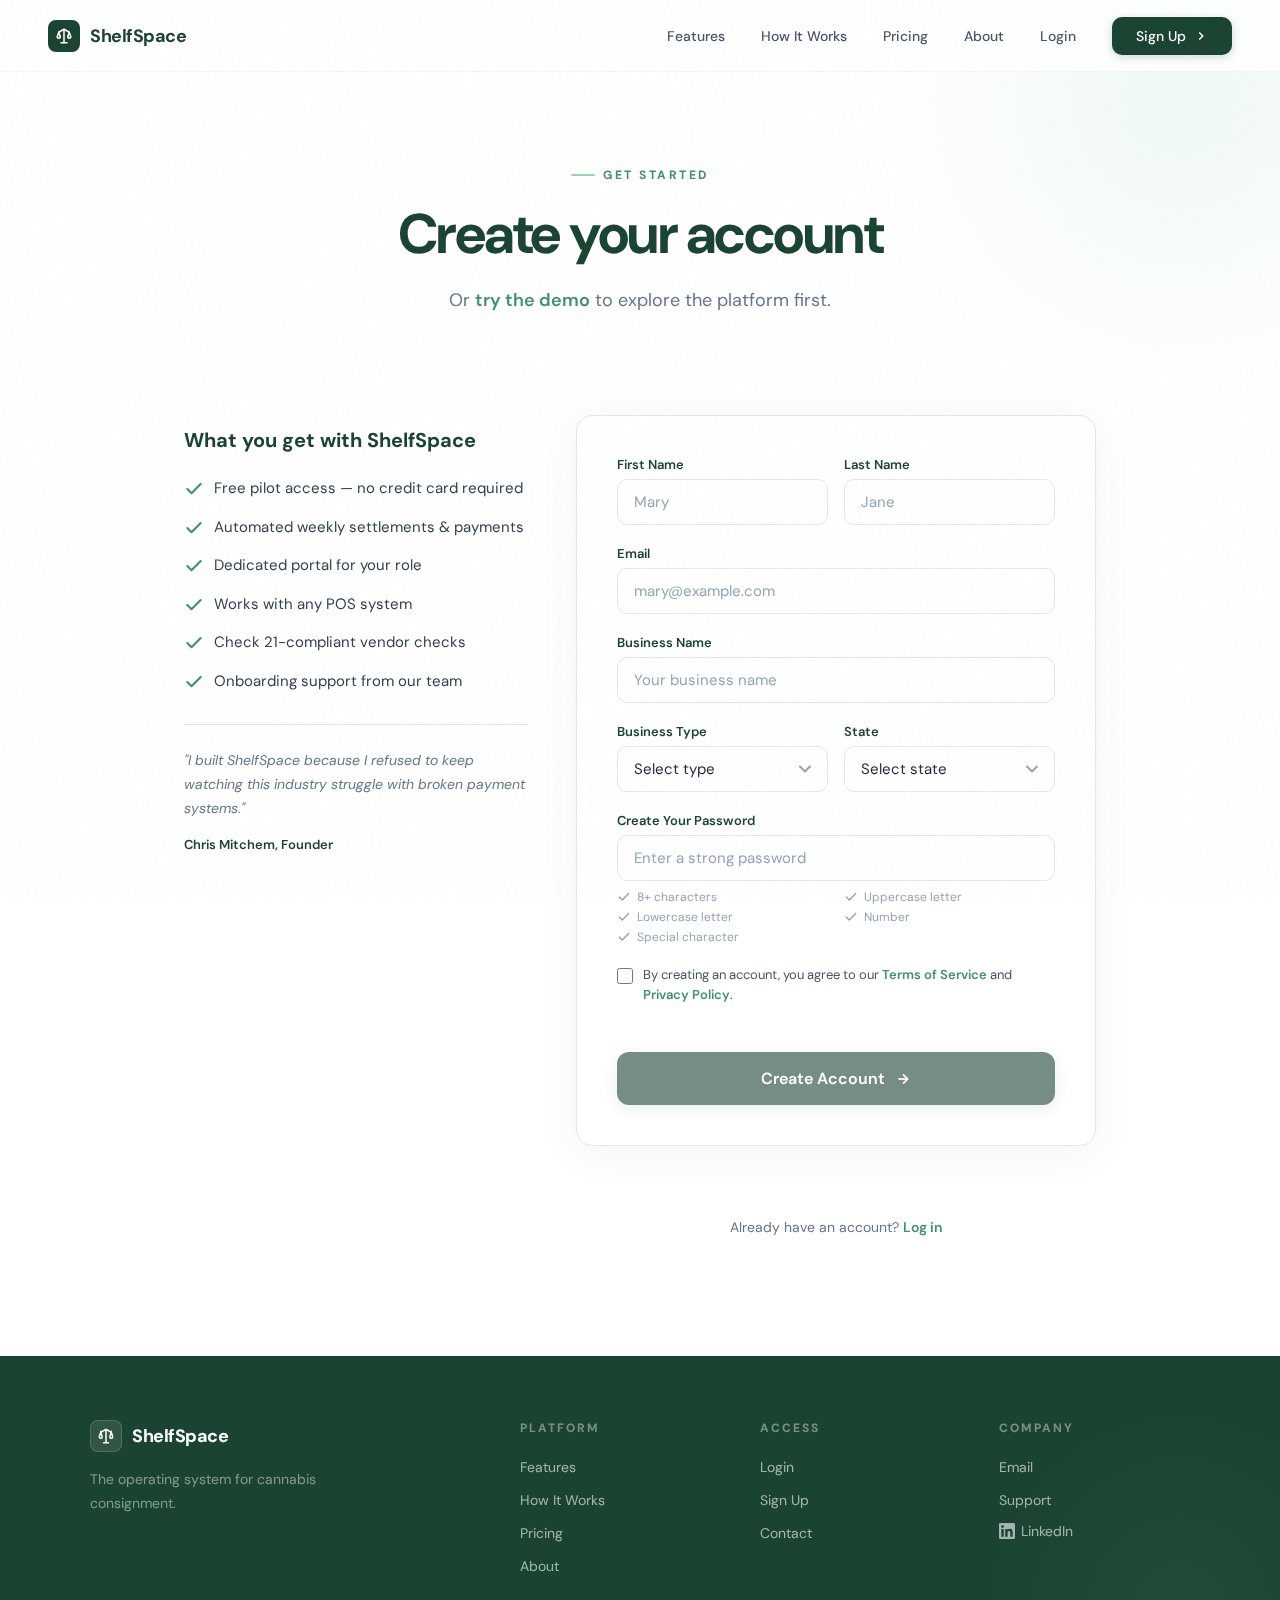
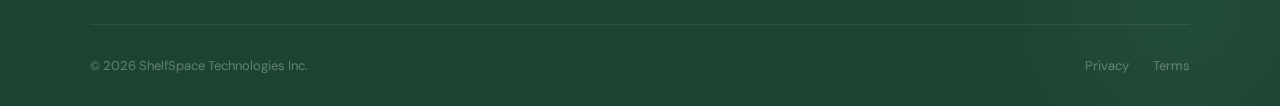
<file: signup.html>
<!DOCTYPE html>
<html lang="en">
<head>
<meta charset="UTF-8">
<meta name="viewport" content="width=device-width, initial-scale=1.0">
<title>Sign Up — ShelfSpace</title>
<meta name="description" content="Create your ShelfSpace account. Get started with scan-based trading for your cannabis business.">
<link rel="canonical" href="https://shelfspace.pro/signup">
<meta property="og:type" content="website">
<meta property="og:url" content="https://shelfspace.pro/signup">
<meta property="og:title" content="Sign Up — ShelfSpace">
<meta property="og:description" content="Create your ShelfSpace account. Get started with scan-based trading for your cannabis business.">
<meta property="og:image" content="https://shelfspace.pro/og-image.png">
<meta name="twitter:card" content="summary_large_image">
<meta name="twitter:title" content="Sign Up — ShelfSpace">
<meta name="twitter:description" content="Create your ShelfSpace account. Get started with scan-based trading for your cannabis business.">
<meta name="twitter:image" content="https://shelfspace.pro/og-image.png">
<link rel="icon" type="image/svg+xml" href="/favicon.svg">
<link rel="preconnect" href="https://fonts.googleapis.com">
<link rel="preconnect" href="https://fonts.gstatic.com" crossorigin>
<link href="https://fonts.googleapis.com/css2?family=DM+Sans:ital,opsz,wght@0,9..40,300;0,9..40,400;0,9..40,500;0,9..40,600;0,9..40,700&family=Space+Mono:wght@400;700&display=swap" rel="stylesheet">
<link rel="stylesheet" href="styles.css">
<script src="https://challenges.cloudflare.com/turnstile/v0/api.js" async defer></script>
<style>
  .page-hero { padding-bottom: 40px; }
  .signup-section { background: var(--white); padding-top: 60px; }
  .signup-container {
    max-width: 960px; margin: 0 auto; padding: 0 24px;
    display: grid; grid-template-columns: 1fr 520px; gap: 48px; align-items: start;
  }

  /* Value-prop sidebar */
  .signup-sidebar {
    padding-top: 12px;
  }
  .signup-sidebar h3 {
    font-size: 20px; font-weight: 700; color: var(--green-deep); margin-bottom: 24px;
  }
  .signup-sidebar-list {
    list-style: none; padding: 0; margin: 0 0 32px;
  }
  .signup-sidebar-list li {
    display: flex; align-items: flex-start; gap: 10px;
    font-size: 15px; color: var(--slate-700); line-height: 1.5;
    margin-bottom: 16px;
  }
  .signup-sidebar-list li svg {
    flex-shrink: 0; width: 20px; height: 20px; color: var(--green-mid); margin-top: 2px;
  }
  .signup-sidebar-quote {
    border-top: 1px solid var(--slate-200); padding-top: 24px;
  }
  .signup-sidebar-quote blockquote {
    font-size: 14px; font-style: italic; color: var(--slate-500);
    line-height: 1.7; margin: 0 0 12px; padding: 0;
  }
  .signup-sidebar-quote cite {
    font-size: 13px; font-style: normal; font-weight: 600; color: var(--green-deep);
  }

  .signup-card {
    background: var(--white); border: 1px solid var(--slate-200);
    border-radius: 16px; padding: 40px;
    box-shadow: 0 8px 40px rgba(27,67,50,0.06);
  }
  .signup-card h3 { font-size: 20px; font-weight: 700; color: var(--green-deep); margin-bottom: 8px; }
  .signup-card > p { font-size: 15px; color: var(--slate-500); line-height: 1.6; margin-bottom: 28px; }

  .form-row { display: grid; grid-template-columns: 1fr 1fr; gap: 16px; }
  .form-group { margin-bottom: 20px; }
  .form-group label {
    display: block; font-size: 13px; font-weight: 600;
    color: var(--green-deep); margin-bottom: 6px;
  }
  .form-group input:not([type="checkbox"]),
  .form-group select {
    width: 100%; padding: 12px 16px; border: 1px solid var(--slate-200);
    border-radius: 10px; font-size: 15px; font-family: var(--font-display);
    color: var(--slate-800); background: var(--white);
    transition: border-color 0.2s, box-shadow 0.2s;
    -webkit-appearance: none; appearance: none;
  }
  .form-group input::placeholder { color: var(--slate-400); }
  .form-group input:not([type="checkbox"]):focus,
  .form-group select:focus {
    outline: none; border-color: var(--green-mid);
    box-shadow: 0 0 0 3px rgba(64,145,108,0.1);
  }
  .form-group select {
    background-image: url("data:image/svg+xml,%3Csvg width='12' height='8' viewBox='0 0 12 8' fill='none' xmlns='http://www.w3.org/2000/svg'%3E%3Cpath d='M1 1.5L6 6.5L11 1.5' stroke='%2394a3b8' stroke-width='2' stroke-linecap='round' stroke-linejoin='round'/%3E%3C/svg%3E");
    background-repeat: no-repeat;
    background-position: right 16px center;
    padding-right: 40px;
    cursor: pointer;
  }
  .form-group select option[value=""] { color: var(--slate-400); }

  .signup-card .btn-primary {
    width: 100%; justify-content: center; margin-top: 4px;
  }
  .signup-card .btn-primary:disabled {
    opacity: 0.6; cursor: not-allowed; transform: none;
    box-shadow: 0 4px 16px rgba(27,67,50,0.15);
  }

  .form-error {
    display: none; margin-top: 16px; padding: 12px 16px;
    background: #fef2f2; border: 1px solid #fecaca; border-radius: 10px;
    font-size: 14px; color: #991b1b; line-height: 1.5;
  }
  .form-success {
    display: none; text-align: center; padding: 24px 0;
  }
  .form-success svg { color: var(--green-mid); margin-bottom: 12px; }
  .form-success h3 { font-size: 20px; font-weight: 700; color: var(--green-deep); margin-bottom: 8px; }
  .form-success p { font-size: 15px; color: var(--slate-500); line-height: 1.6; }

  .login-link {
    text-align: center; margin-top: 24px; font-size: 14px; color: var(--slate-500);
  }
  .login-link a {
    color: var(--green-mid); text-decoration: none; font-weight: 600; transition: color 0.2s;
  }
  .login-link a:hover { color: var(--green-deep); }

  .turnstile-wrapper { display: flex; justify-content: center; }

  .pw-requirements {
    margin-top: 8px; padding: 0; list-style: none;
    display: grid; grid-template-columns: 1fr 1fr; gap: 4px 16px;
  }
  .pw-requirements li {
    font-size: 12px; color: var(--slate-400); display: flex; align-items: center; gap: 6px;
    transition: color 0.2s;
  }
  .pw-requirements li.met { color: var(--green-mid); }
  .pw-requirements li .check-icon { flex-shrink: 0; width: 14px; height: 14px; }

  @keyframes spin { to { transform: rotate(360deg); } }

  .login-link { grid-column: -2 / -1; }
  @media (max-width: 900px) {
    .signup-container { grid-template-columns: 1fr; max-width: 520px; }
    .signup-sidebar { order: 2; }
    .signup-card { order: 1; }
    .login-link { order: 3; grid-column: auto; }
  }
  @media (max-width: 600px) {
    .form-row { grid-template-columns: 1fr; }
    .signup-card { padding: 28px 20px; }
  }
  @media (max-width: 400px) {
    .pw-requirements { grid-template-columns: 1fr; }
  }
</style>
</head>
<body>

<!-- NAV -->
<nav id="nav">
  <a href="/" class="nav-logo">
    <div class="nav-logo-icon"><svg viewBox="0 0 24 24" fill="none" stroke="white" stroke-width="2" stroke-linecap="round" stroke-linejoin="round"><line x1="12" y1="3" x2="12" y2="21"/><line x1="8" y1="21" x2="16" y2="21"/><polyline points="5,7 12,3 19,7"/><polyline points="3,13 5,7 7,13"/><polyline points="17,13 19,7 21,13"/><path d="M3 13a2 2 0 0 0 4 0"/><path d="M17 13a2 2 0 0 0 4 0"/></svg></div>
    <span class="nav-logo-text">ShelfSpace</span>
  </a>
  <ul class="nav-links">
    <li><a href="/features">Features</a></li>
    <li><a href="/how-it-works">How It Works</a></li>
    <li><a href="/pricing">Pricing</a></li>
    <li><a href="/about">About</a></li>
    <li><a href="https://ourshelf.space">Login</a></li>
    <li><a href="/signup" class="nav-cta">Sign Up <svg width="14" height="14" viewBox="0 0 24 24" fill="none" stroke="currentColor" stroke-width="2.5"><polyline points="9 18 15 12 9 6"/></svg></a></li>
  </ul>
  <div class="nav-hamburger" onclick="document.querySelector('.nav-links').classList.toggle('mobile-open')"><span></span><span></span><span></span></div>
</nav>

<!-- PAGE HERO -->
<div class="page-hero">
  <div class="section-label">Get Started</div>
  <h1 class="section-title">Create your account</h1>
  <p class="section-desc">Or <a href="#" onclick="openDemoModal();return false;" style="color:var(--green-mid);font-weight:600;text-decoration:none;">try the demo</a> to explore the platform first.</p>
</div>

<!-- SIGNUP FORM -->
<section class="signup-section">
  <div class="signup-container">
    <div class="signup-sidebar">
      <h3>What you get with ShelfSpace</h3>
      <ul class="signup-sidebar-list">
        <li>
          <svg viewBox="0 0 24 24" fill="none" stroke="currentColor" stroke-width="2.5" stroke-linecap="round" stroke-linejoin="round"><polyline points="20 6 9 17 4 12"/></svg>
          <span>Free pilot access — no credit card required</span>
        </li>
        <li>
          <svg viewBox="0 0 24 24" fill="none" stroke="currentColor" stroke-width="2.5" stroke-linecap="round" stroke-linejoin="round"><polyline points="20 6 9 17 4 12"/></svg>
          <span>Automated weekly settlements & payments</span>
        </li>
        <li>
          <svg viewBox="0 0 24 24" fill="none" stroke="currentColor" stroke-width="2.5" stroke-linecap="round" stroke-linejoin="round"><polyline points="20 6 9 17 4 12"/></svg>
          <span>Dedicated portal for your role</span>
        </li>
        <li>
          <svg viewBox="0 0 24 24" fill="none" stroke="currentColor" stroke-width="2.5" stroke-linecap="round" stroke-linejoin="round"><polyline points="20 6 9 17 4 12"/></svg>
          <span>Works with any POS system</span>
        </li>
        <li>
          <svg viewBox="0 0 24 24" fill="none" stroke="currentColor" stroke-width="2.5" stroke-linecap="round" stroke-linejoin="round"><polyline points="20 6 9 17 4 12"/></svg>
          <span>Check 21-compliant vendor checks</span>
        </li>
        <li>
          <svg viewBox="0 0 24 24" fill="none" stroke="currentColor" stroke-width="2.5" stroke-linecap="round" stroke-linejoin="round"><polyline points="20 6 9 17 4 12"/></svg>
          <span>Onboarding support from our team</span>
        </li>
      </ul>
      <div class="signup-sidebar-quote">
        <blockquote>"I built ShelfSpace because I refused to keep watching this industry struggle with broken payment systems."</blockquote>
        <cite>Chris Mitchem, Founder</cite>
      </div>
    </div>

    <div class="signup-card reveal">
      <form id="signupForm">
        <div class="form-row">
          <div class="form-group">
            <label for="firstName">First Name</label>
            <input type="text" id="firstName" name="firstName" placeholder="Mary" required>
          </div>
          <div class="form-group">
            <label for="lastName">Last Name</label>
            <input type="text" id="lastName" name="lastName" placeholder="Jane" required>
          </div>
        </div>

        <div class="form-group">
          <label for="email">Email</label>
          <input type="email" id="email" name="email" placeholder="mary@example.com" required>
        </div>

        <div class="form-group">
          <label for="businessName">Business Name</label>
          <input type="text" id="businessName" name="businessName" placeholder="Your business name" required>
        </div>

        <div class="form-row">
          <div class="form-group">
            <label for="businessType">Business Type</label>
            <select id="businessType" name="businessType" required>
              <option value="" disabled selected>Select type</option>
              <option value="Retailer">Retailer</option>
              <option value="Vendor">Vendor</option>
            </select>
          </div>
          <div class="form-group">
            <label for="state">State</label>
            <select id="state" name="state" required>
              <option value="" disabled selected>Select state</option>
              <option value="AL">Alabama</option>
              <option value="AK">Alaska</option>
              <option value="AZ">Arizona</option>
              <option value="AR">Arkansas</option>
              <option value="CA">California</option>
              <option value="CO">Colorado</option>
              <option value="CT">Connecticut</option>
              <option value="DE">Delaware</option>
              <option value="FL">Florida</option>
              <option value="GA">Georgia</option>
              <option value="HI">Hawaii</option>
              <option value="ID">Idaho</option>
              <option value="IL">Illinois</option>
              <option value="IN">Indiana</option>
              <option value="IA">Iowa</option>
              <option value="KS">Kansas</option>
              <option value="KY">Kentucky</option>
              <option value="LA">Louisiana</option>
              <option value="ME">Maine</option>
              <option value="MD">Maryland</option>
              <option value="MA">Massachusetts</option>
              <option value="MI">Michigan</option>
              <option value="MN">Minnesota</option>
              <option value="MS">Mississippi</option>
              <option value="MO">Missouri</option>
              <option value="MT">Montana</option>
              <option value="NE">Nebraska</option>
              <option value="NV">Nevada</option>
              <option value="NH">New Hampshire</option>
              <option value="NJ">New Jersey</option>
              <option value="NM">New Mexico</option>
              <option value="NY">New York</option>
              <option value="NC">North Carolina</option>
              <option value="ND">North Dakota</option>
              <option value="OH">Ohio</option>
              <option value="OK">Oklahoma</option>
              <option value="OR">Oregon</option>
              <option value="PA">Pennsylvania</option>
              <option value="RI">Rhode Island</option>
              <option value="SC">South Carolina</option>
              <option value="SD">South Dakota</option>
              <option value="TN">Tennessee</option>
              <option value="TX">Texas</option>
              <option value="UT">Utah</option>
              <option value="VT">Vermont</option>
              <option value="VA">Virginia</option>
              <option value="WA">Washington</option>
              <option value="WV">West Virginia</option>
              <option value="WI">Wisconsin</option>
              <option value="WY">Wyoming</option>
              <option value="DC">District of Columbia</option>
            </select>
          </div>
        </div>

        <div class="form-group">
          <label for="password">Create Your Password</label>
          <input type="password" id="password" name="password" placeholder="Enter a strong password" minlength="8" required>
          <ul class="pw-requirements" id="pwRequirements">
            <li id="pwLen"><svg class="check-icon" viewBox="0 0 24 24" fill="none" stroke="currentColor" stroke-width="2.5" stroke-linecap="round" stroke-linejoin="round"><polyline points="20 6 9 17 4 12"/></svg> 8+ characters</li>
            <li id="pwUpper"><svg class="check-icon" viewBox="0 0 24 24" fill="none" stroke="currentColor" stroke-width="2.5" stroke-linecap="round" stroke-linejoin="round"><polyline points="20 6 9 17 4 12"/></svg> Uppercase letter</li>
            <li id="pwLower"><svg class="check-icon" viewBox="0 0 24 24" fill="none" stroke="currentColor" stroke-width="2.5" stroke-linecap="round" stroke-linejoin="round"><polyline points="20 6 9 17 4 12"/></svg> Lowercase letter</li>
            <li id="pwNum"><svg class="check-icon" viewBox="0 0 24 24" fill="none" stroke="currentColor" stroke-width="2.5" stroke-linecap="round" stroke-linejoin="round"><polyline points="20 6 9 17 4 12"/></svg> Number</li>
            <li id="pwSpecial"><svg class="check-icon" viewBox="0 0 24 24" fill="none" stroke="currentColor" stroke-width="2.5" stroke-linecap="round" stroke-linejoin="round"><polyline points="20 6 9 17 4 12"/></svg> Special character</li>
          </ul>
        </div>

        <div class="form-group" style="margin-bottom:24px;">
          <label style="display:flex;align-items:flex-start;gap:10px;cursor:pointer;font-weight:400;color:var(--slate-600);font-size:13px;line-height:1.5;">
            <input type="checkbox" id="agreeTerms" required style="margin-top:3px;width:16px;height:16px;accent-color:var(--green-mid);flex-shrink:0;cursor:pointer;">
            <span>By creating an account, you agree to our <a href="/terms" target="_blank" style="color:var(--green-mid);text-decoration:none;font-weight:600;">Terms&nbsp;of&nbsp;Service</a> and <a href="/privacy" target="_blank" style="color:var(--green-mid);text-decoration:none;font-weight:600;">Privacy&nbsp;Policy</a>.</span>
          </label>
        </div>

        <div class="form-group turnstile-wrapper">
          <div class="cf-turnstile" data-sitekey="0x4AAAAAACiEpqqSU9lohNi-" data-callback="onTurnstileSuccess" data-expired-callback="onTurnstileExpired"></div>
        </div>

        <button type="submit" class="btn-primary" id="submitBtn" disabled>
          Create Account
          <svg width="16" height="16" viewBox="0 0 24 24" fill="none" stroke="currentColor" stroke-width="2.5"><line x1="5" y1="12" x2="19" y2="12"/><polyline points="12 5 19 12 12 19"/></svg>
        </button>

        <div class="form-error" id="formError"></div>
      </form>

      <div class="form-success" id="formSuccess">
        <svg width="48" height="48" viewBox="0 0 24 24" fill="none" stroke="currentColor" stroke-width="2"><path d="M22 11.08V12a10 10 0 11-5.93-9.14"/><polyline points="22 4 12 14.01 9 11.01"/></svg>
        <h3>Account created</h3>
        <p>You're all set. <a href="https://ourshelf.space" style="color: var(--green-mid); font-weight: 600; text-decoration: none;">Log in to get started.</a></p>
      </div>
    </div>

    <p class="login-link">Already have an account? <a href="https://ourshelf.space">Log in</a></p>
  </div>
</section>

<!-- FOOTER -->
<footer>
  <div class="footer-top">
    <div class="footer-brand">
      <a href="/" class="nav-logo"><div class="nav-logo-icon"><svg viewBox="0 0 24 24" fill="none" stroke="white" stroke-width="2"><line x1="12" y1="3" x2="12" y2="21"/><line x1="8" y1="21" x2="16" y2="21"/><polyline points="5,7 12,3 19,7"/><polyline points="3,13 5,7 7,13"/><polyline points="17,13 19,7 21,13"/><path d="M3 13a2 2 0 0 0 4 0"/><path d="M17 13a2 2 0 0 0 4 0"/></svg></div><span class="nav-logo-text">ShelfSpace</span></a>
      <p>The operating system for cannabis consignment.</p>
    </div>
    <div class="footer-col"><h4>Platform</h4><ul><li><a href="/features">Features</a></li><li><a href="/how-it-works">How It Works</a></li><li><a href="/pricing">Pricing</a></li><li><a href="/about">About</a></li></ul></div>
    <div class="footer-col"><h4>Access</h4><ul><li><a href="https://ourshelf.space">Login</a></li><li><a href="/signup">Sign Up</a></li><li><a href="/contact">Contact</a></li></ul></div>
    <div class="footer-col"><h4>Company</h4><ul><li><a href="mailto:chris@shelfspace.pro">Email</a></li><li><a href="mailto:support@shelfspace.pro">Support</a></li><li><a href="https://linkedin.com/company/shelfspace-pro" target="_blank" rel="noopener" class="footer-social-link"><svg width="16" height="16" viewBox="0 0 24 24" fill="currentColor"><path d="M20.447 20.452h-3.554v-5.569c0-1.328-.027-3.037-1.852-3.037-1.853 0-2.136 1.445-2.136 2.939v5.667H9.351V9h3.414v1.561h.046c.477-.9 1.637-1.85 3.37-1.85 3.601 0 4.267 2.37 4.267 5.455v6.286zM5.337 7.433a2.062 2.062 0 01-2.063-2.065 2.064 2.064 0 112.063 2.065zm1.782 13.019H3.555V9h3.564v11.452zM22.225 0H1.771C.792 0 0 .774 0 1.729v20.542C0 23.227.792 24 1.771 24h20.451C23.2 24 24 23.227 24 22.271V1.729C24 .774 23.2 0 22.222 0h.003z"/></svg> LinkedIn</a></li></ul></div>
  </div>
  <div class="footer-bottom"><p>&copy; 2026 ShelfSpace Technologies Inc.</p><div class="footer-bottom-links"><a href="/privacy">Privacy</a><a href="/terms">Terms</a></div></div>
</footer>

<script src="demo-modal.js"></script>
<script>
  document.getElementById('nav').classList.toggle('scrolled', window.scrollY > 20);
  window.addEventListener('scroll', () => document.getElementById('nav').classList.toggle('scrolled', window.scrollY > 20));

  var turnstileToken = null;
  var passwordValid = false;

  // Password strength validation
  var pwRules = [
    { id: 'pwLen',     test: function(p) { return p.length >= 8; } },
    { id: 'pwUpper',   test: function(p) { return /[A-Z]/.test(p); } },
    { id: 'pwLower',   test: function(p) { return /[a-z]/.test(p); } },
    { id: 'pwNum',     test: function(p) { return /[0-9]/.test(p); } },
    { id: 'pwSpecial', test: function(p) { return /[^A-Za-z0-9]/.test(p); } },
  ];

  function checkPassword() {
    var pw = document.getElementById('password').value;
    var allMet = true;
    pwRules.forEach(function(rule) {
      var el = document.getElementById(rule.id);
      var met = rule.test(pw);
      el.classList.toggle('met', met);
      if (!met) allMet = false;
    });
    passwordValid = allMet;
    updateSubmitBtn();
  }

  function updateSubmitBtn() {
    document.getElementById('submitBtn').disabled = !(turnstileToken && passwordValid);
  }

  document.getElementById('password').addEventListener('input', checkPassword);

  function onTurnstileSuccess(token) {
    turnstileToken = token;
    updateSubmitBtn();
  }

  function onTurnstileExpired() {
    turnstileToken = null;
    updateSubmitBtn();
  }

  document.getElementById('signupForm').addEventListener('submit', async (e) => {
    e.preventDefault();
    if (!turnstileToken || !passwordValid) return;
    const btn = document.getElementById('submitBtn');
    const errorEl = document.getElementById('formError');
    errorEl.style.display = 'none';
    btn.disabled = true;
    btn.innerHTML = '<svg width="16" height="16" viewBox="0 0 24 24" fill="none" stroke="currentColor" stroke-width="2.5" stroke-linecap="round" stroke-linejoin="round" style="animation:spin 1s linear infinite"><path d="M21 12a9 9 0 11-6.219-8.56"/></svg> Creating account\u2026';

    const body = {
      firstName: document.getElementById('firstName').value.trim(),
      lastName: document.getElementById('lastName').value.trim(),
      email: document.getElementById('email').value.trim(),
      businessName: document.getElementById('businessName').value.trim(),
      businessType: document.getElementById('businessType').value,
      state: document.getElementById('state').value.trim(),
      password: document.getElementById('password').value,
      'cf-turnstile-response': turnstileToken,
    };

    try {
      const res = await fetch('/api/public/signup', {
        method: 'POST',
        headers: { 'Content-Type': 'application/json' },
        body: JSON.stringify(body),
      });

      if (!res.ok) {
        const data = await res.json().catch(() => null);
        if (data?.code === 'EMAIL_EXISTS') {
          errorEl.innerHTML = 'A user with that email already exists. <a href="https://ourshelf.space" style="color:var(--green-mid);font-weight:600;text-decoration:none;">Log in instead &rarr;</a>';
          errorEl.style.display = 'block';
          btn.disabled = false;
          btn.innerHTML = 'Create Account <svg width="16" height="16" viewBox="0 0 24 24" fill="none" stroke="currentColor" stroke-width="2.5"><line x1="5" y1="12" x2="19" y2="12"/><polyline points="12 5 19 12 12 19"/></svg>';
          return;
        }
        if (data?.code === 'BUSINESS_EXISTS') {
          errorEl.innerHTML = 'This business already exists on ShelfSpace. Ask your account admin to add you as a user, or <a href="https://ourshelf.space" style="color:var(--green-mid);font-weight:600;text-decoration:none;">log in here &rarr;</a><br><br>If this seems like an error, email us at <a href="mailto:support@shelfspace.pro" style="color:var(--green-mid);font-weight:600;text-decoration:none;">support@shelfspace.pro</a>.';
          errorEl.style.display = 'block';
          btn.disabled = false;
          btn.innerHTML = 'Create Account <svg width="16" height="16" viewBox="0 0 24 24" fill="none" stroke="currentColor" stroke-width="2.5"><line x1="5" y1="12" x2="19" y2="12"/><polyline points="12 5 19 12 12 19"/></svg>';
          return;
        }
        throw new Error(data?.message || 'Something went wrong. Please try again.');
      }

      const data = await res.json();

      // Auto-login: redirect to magic link if available
      if (data.login_url) {
        btn.innerHTML = '<svg width="16" height="16" viewBox="0 0 24 24" fill="none" stroke="currentColor" stroke-width="2.5" stroke-linecap="round" stroke-linejoin="round" style="animation:spin 1s linear infinite"><path d="M21 12a9 9 0 11-6.219-8.56"/></svg> Logging you in\u2026';
        window.location.href = data.login_url;
        return;
      }

      // Fallback: show success screen if no login URL
      document.getElementById('signupForm').style.display = 'none';
      document.getElementById('formSuccess').style.display = 'block';
    } catch (err) {
      errorEl.textContent = err.message;
      errorEl.style.display = 'block';
      turnstile.reset();
      turnstileToken = null;
      updateSubmitBtn();
      btn.innerHTML = 'Create Account <svg width="16" height="16" viewBox="0 0 24 24" fill="none" stroke="currentColor" stroke-width="2.5"><line x1="5" y1="12" x2="19" y2="12"/><polyline points="12 5 19 12 12 19"/></svg>';
    }
  });
</script>
</body>
</html>
</file>
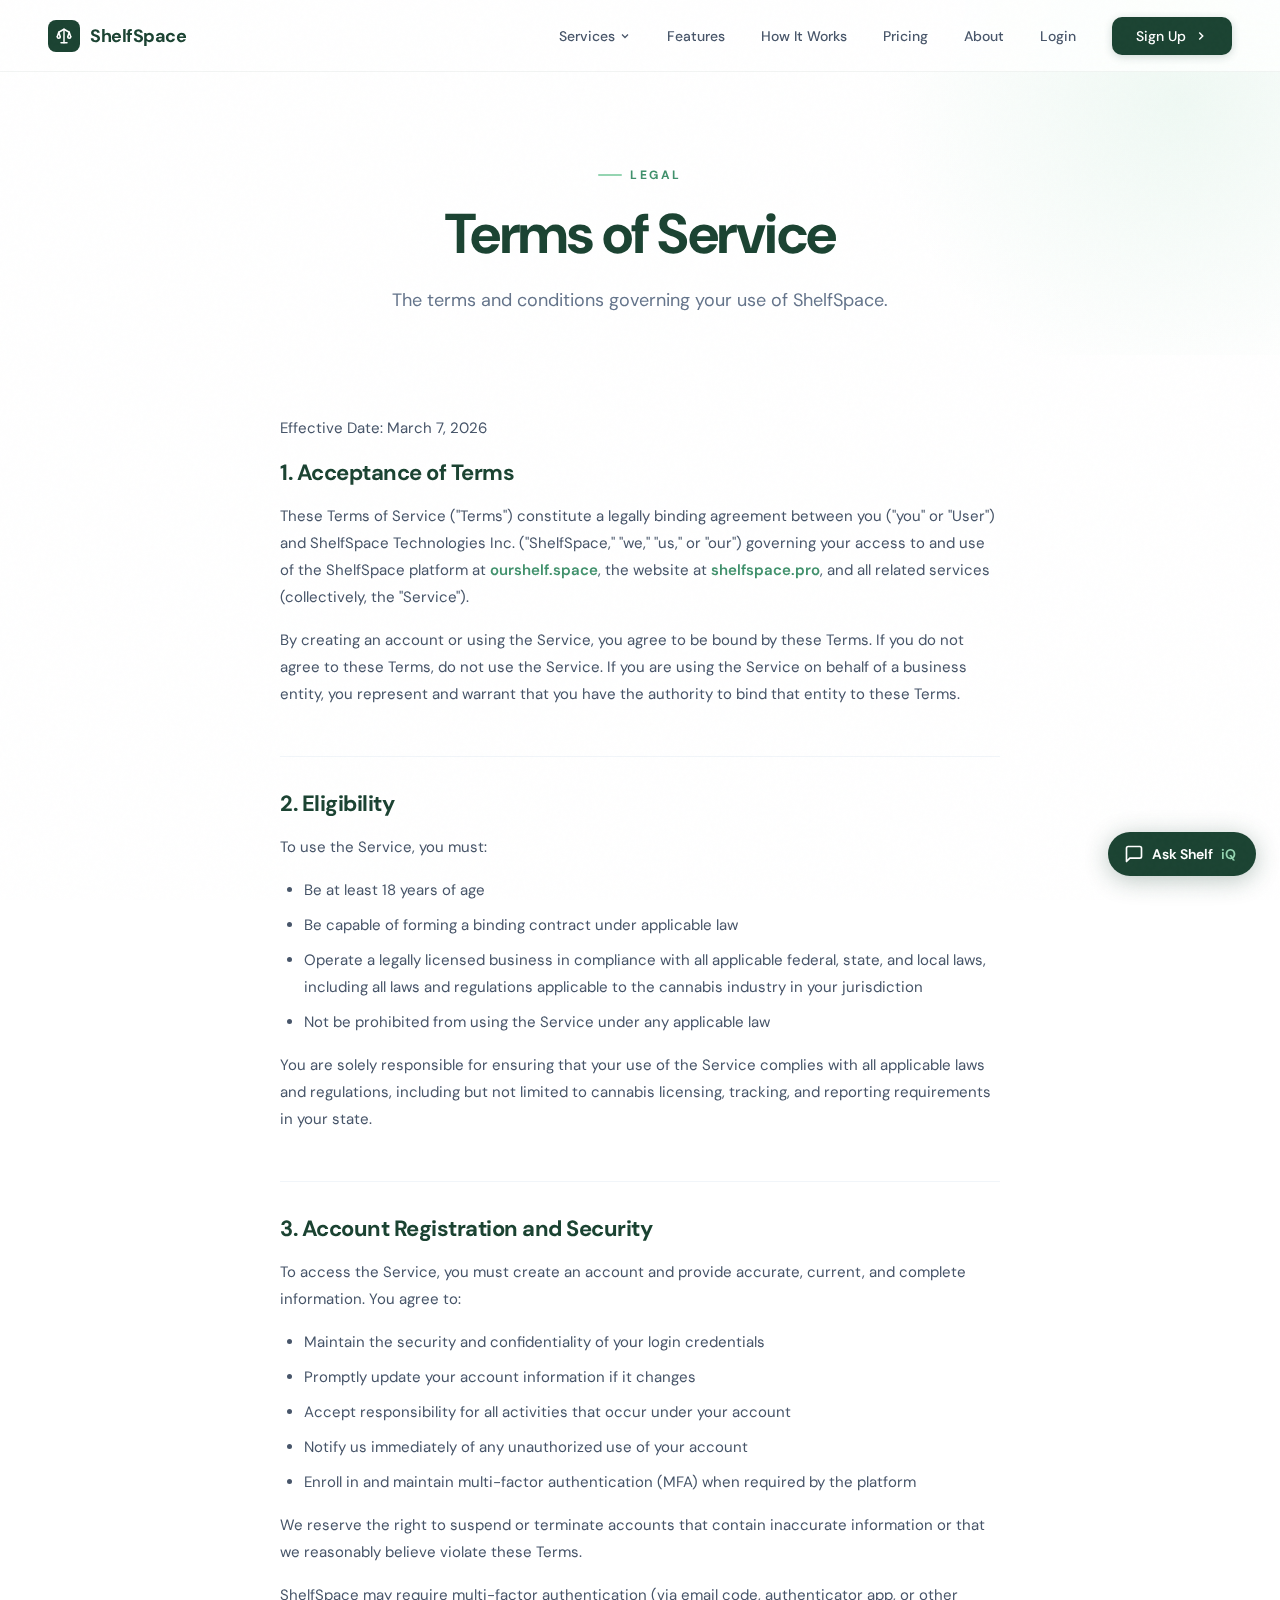
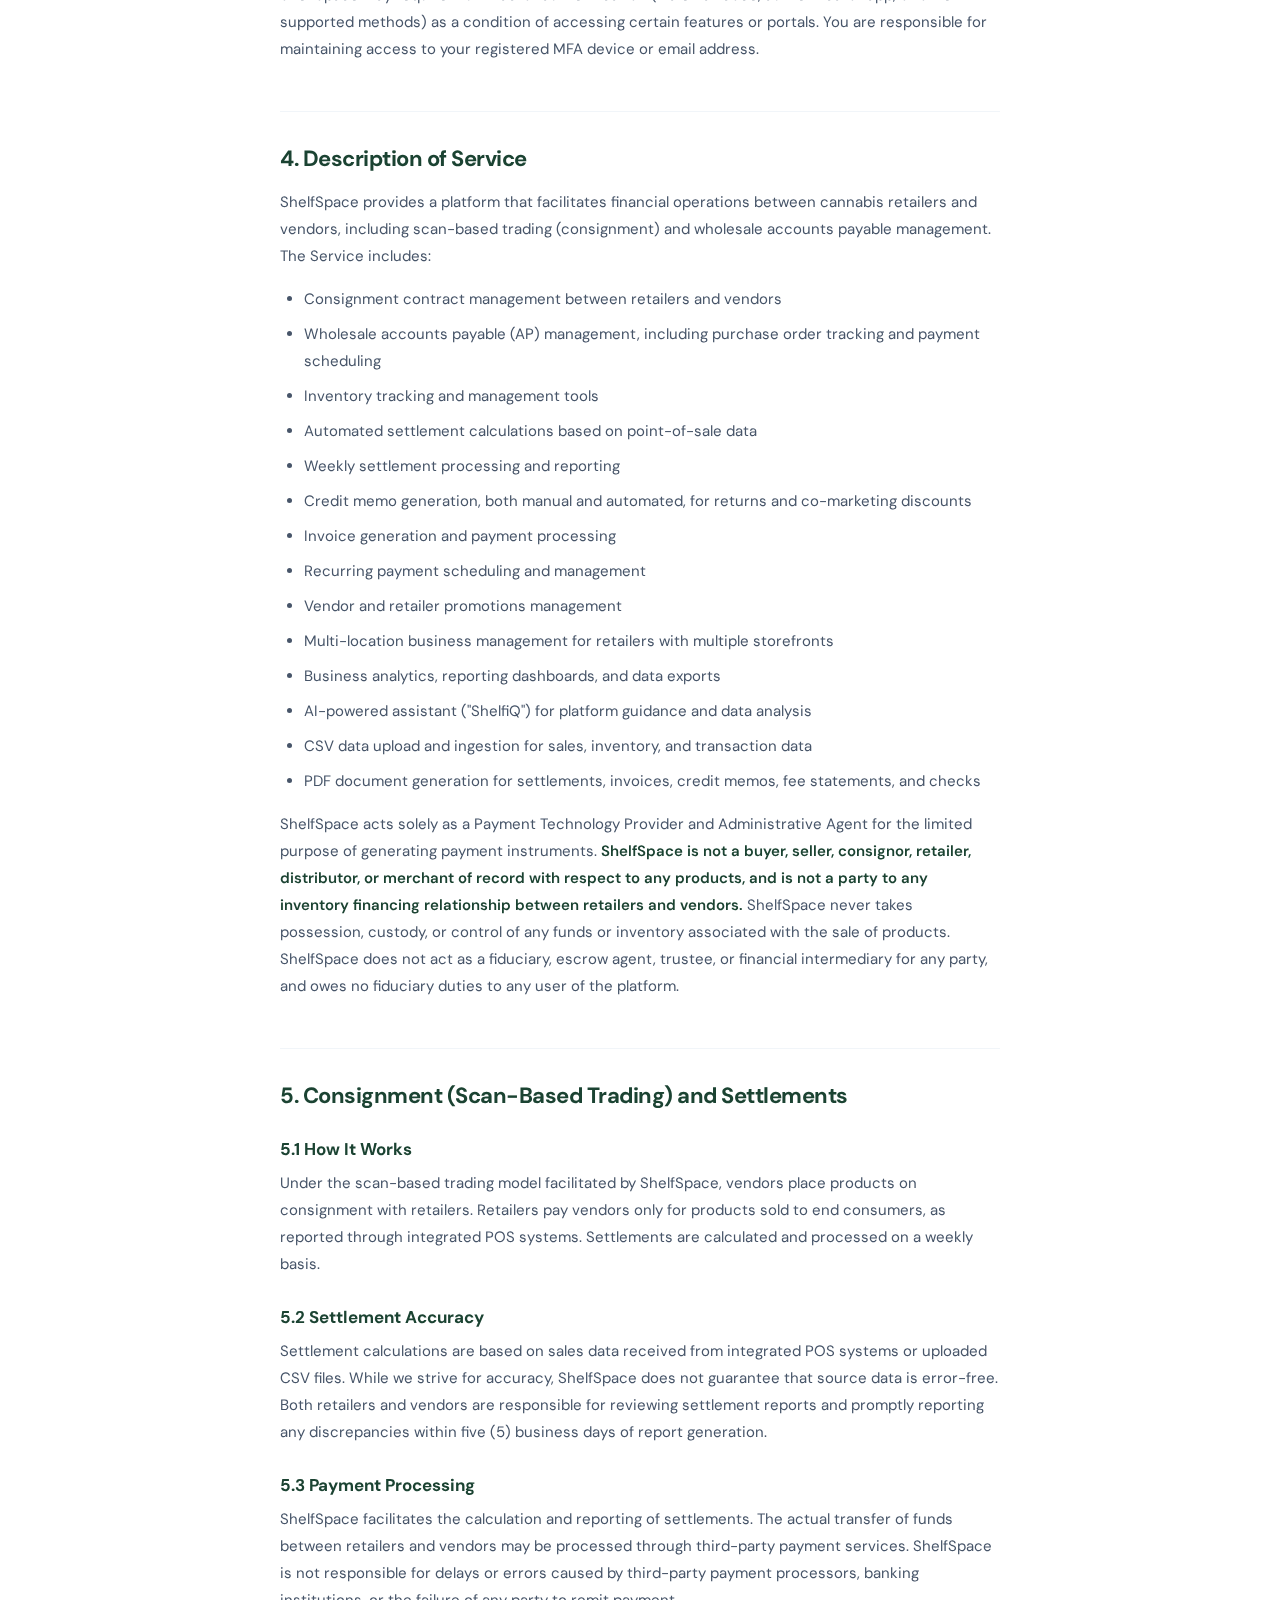
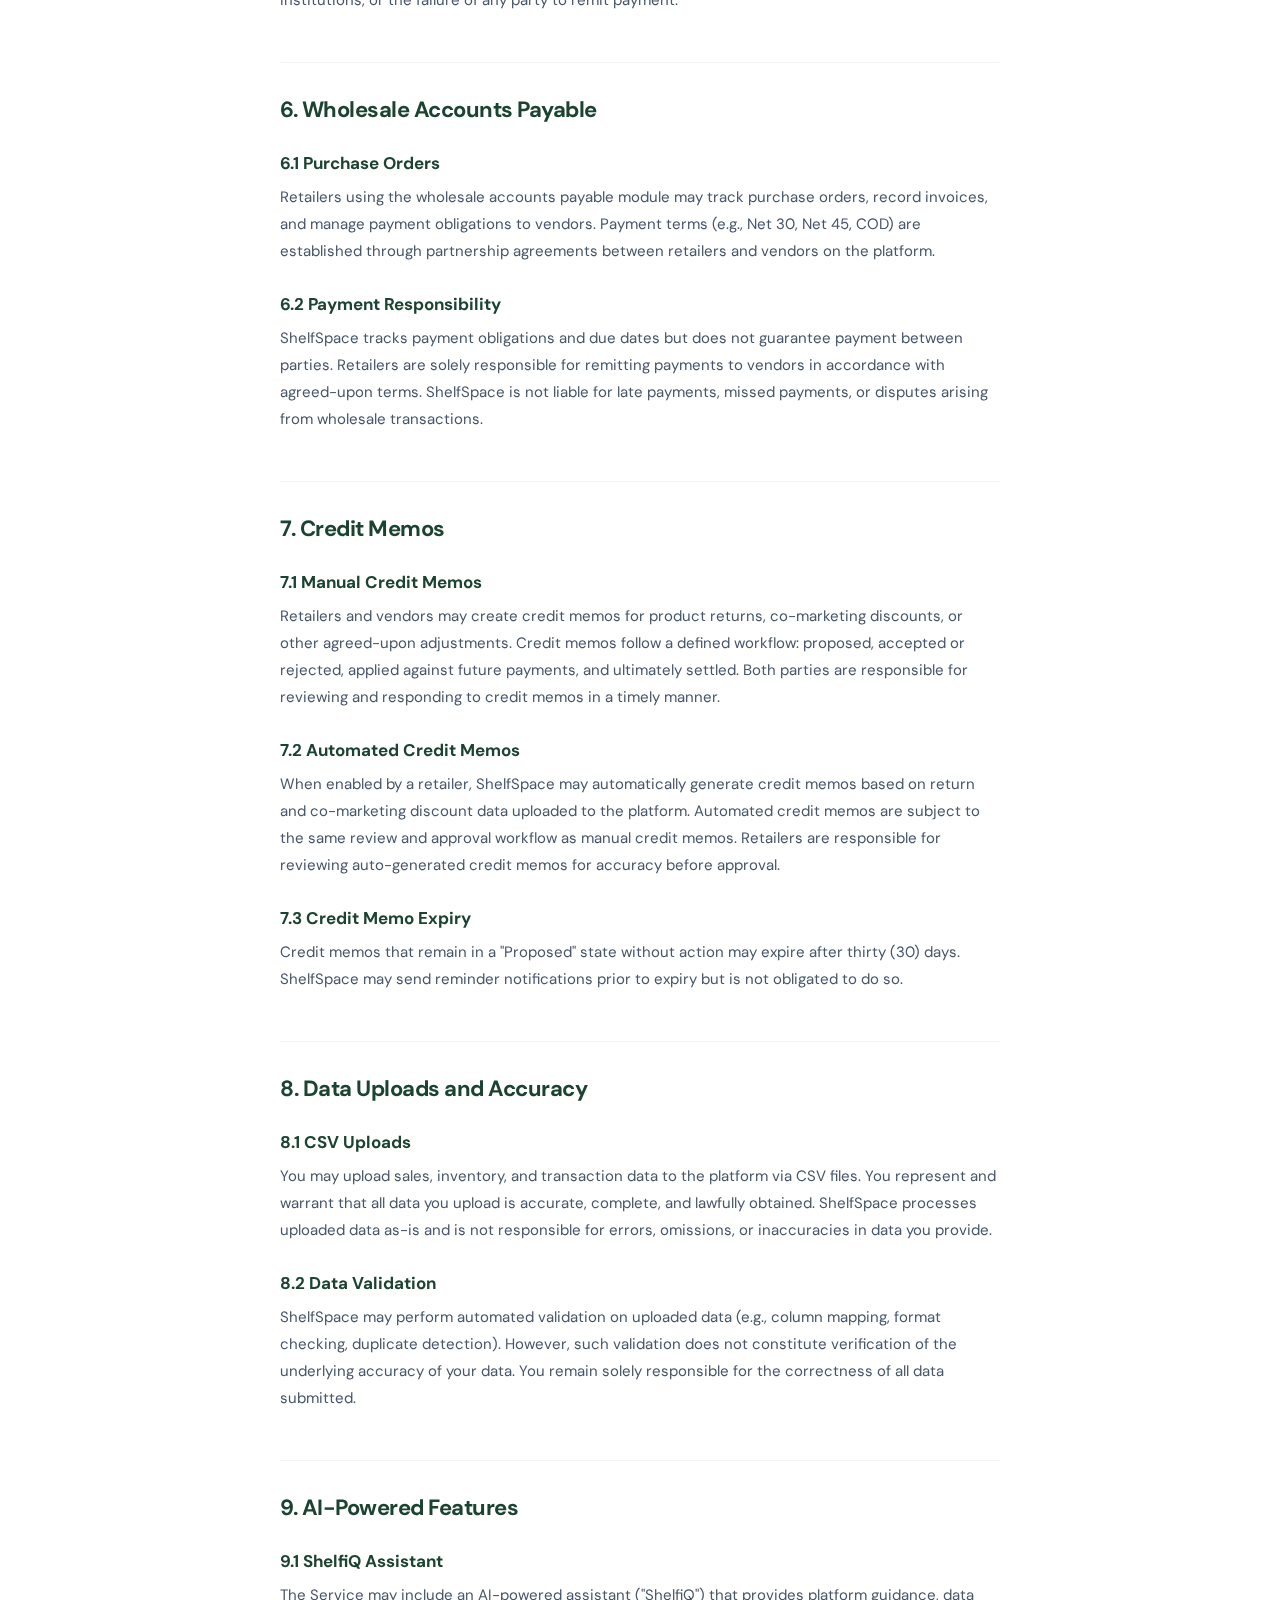
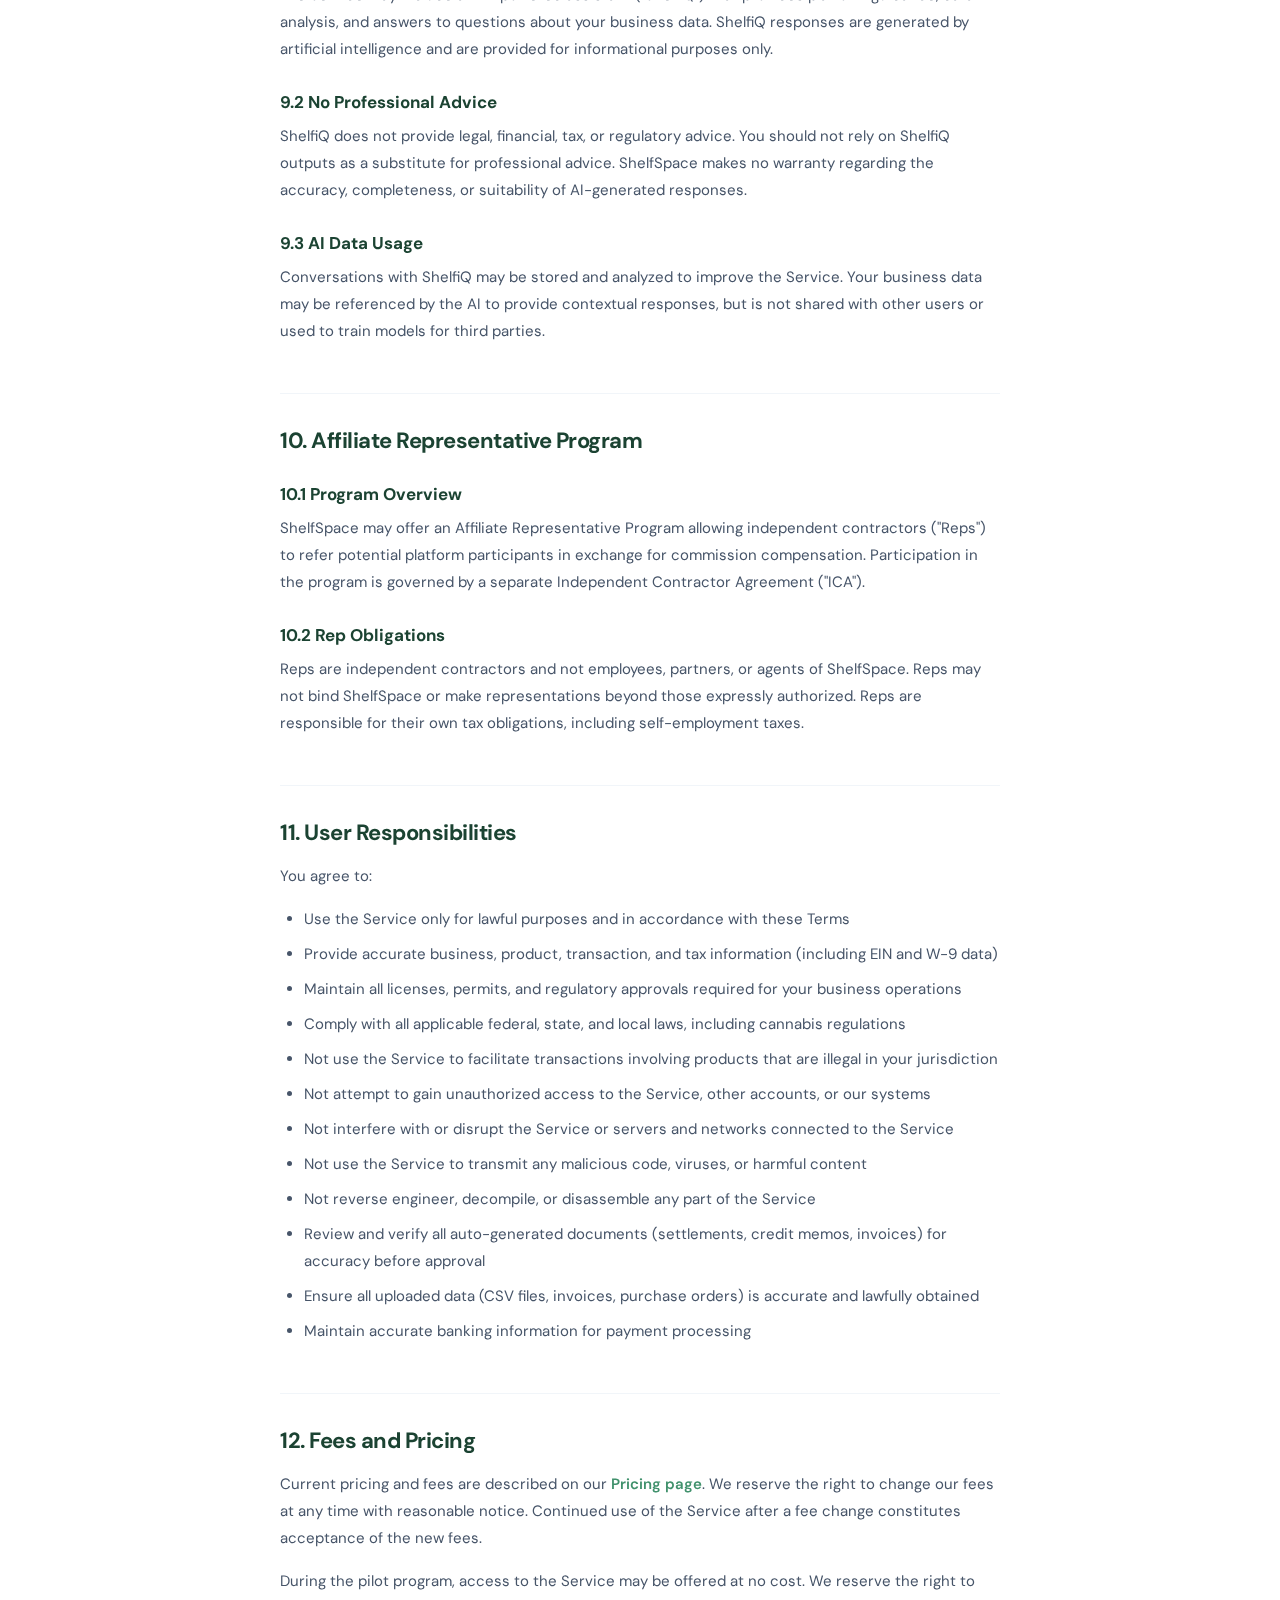
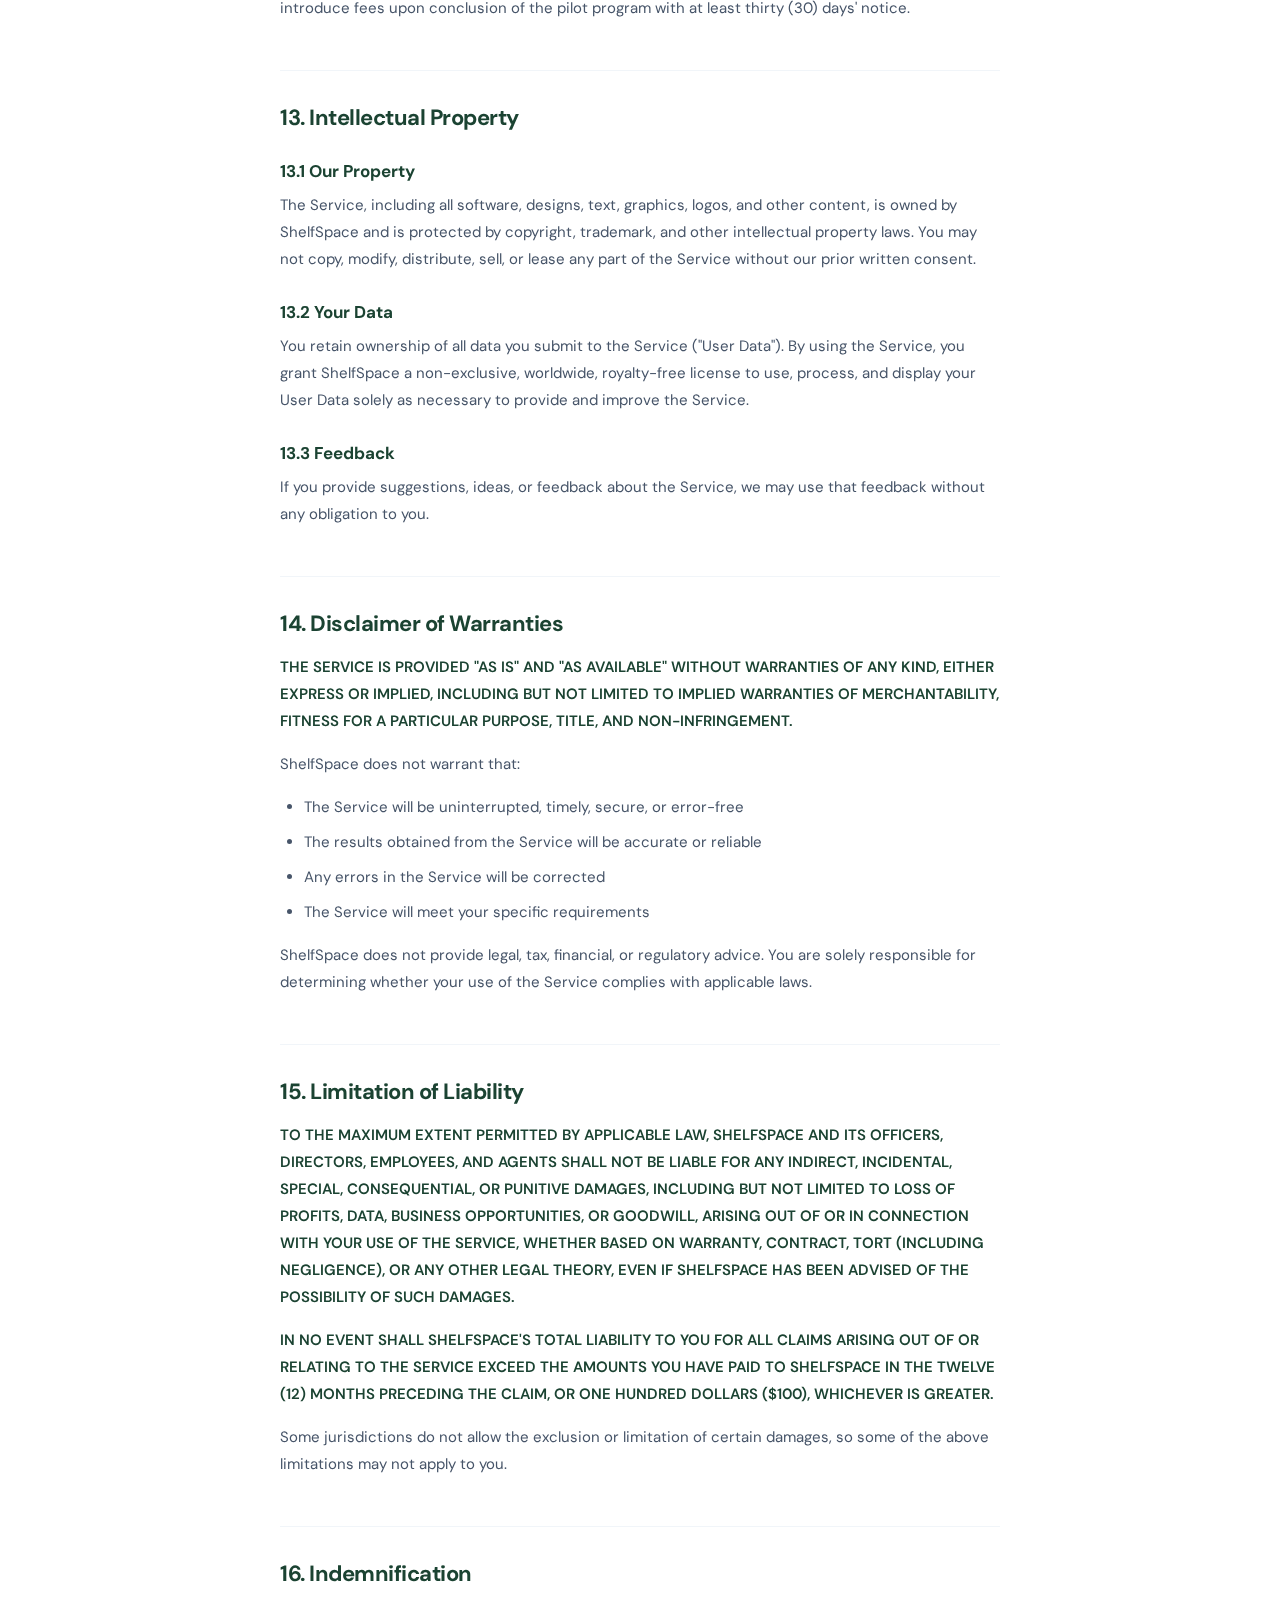
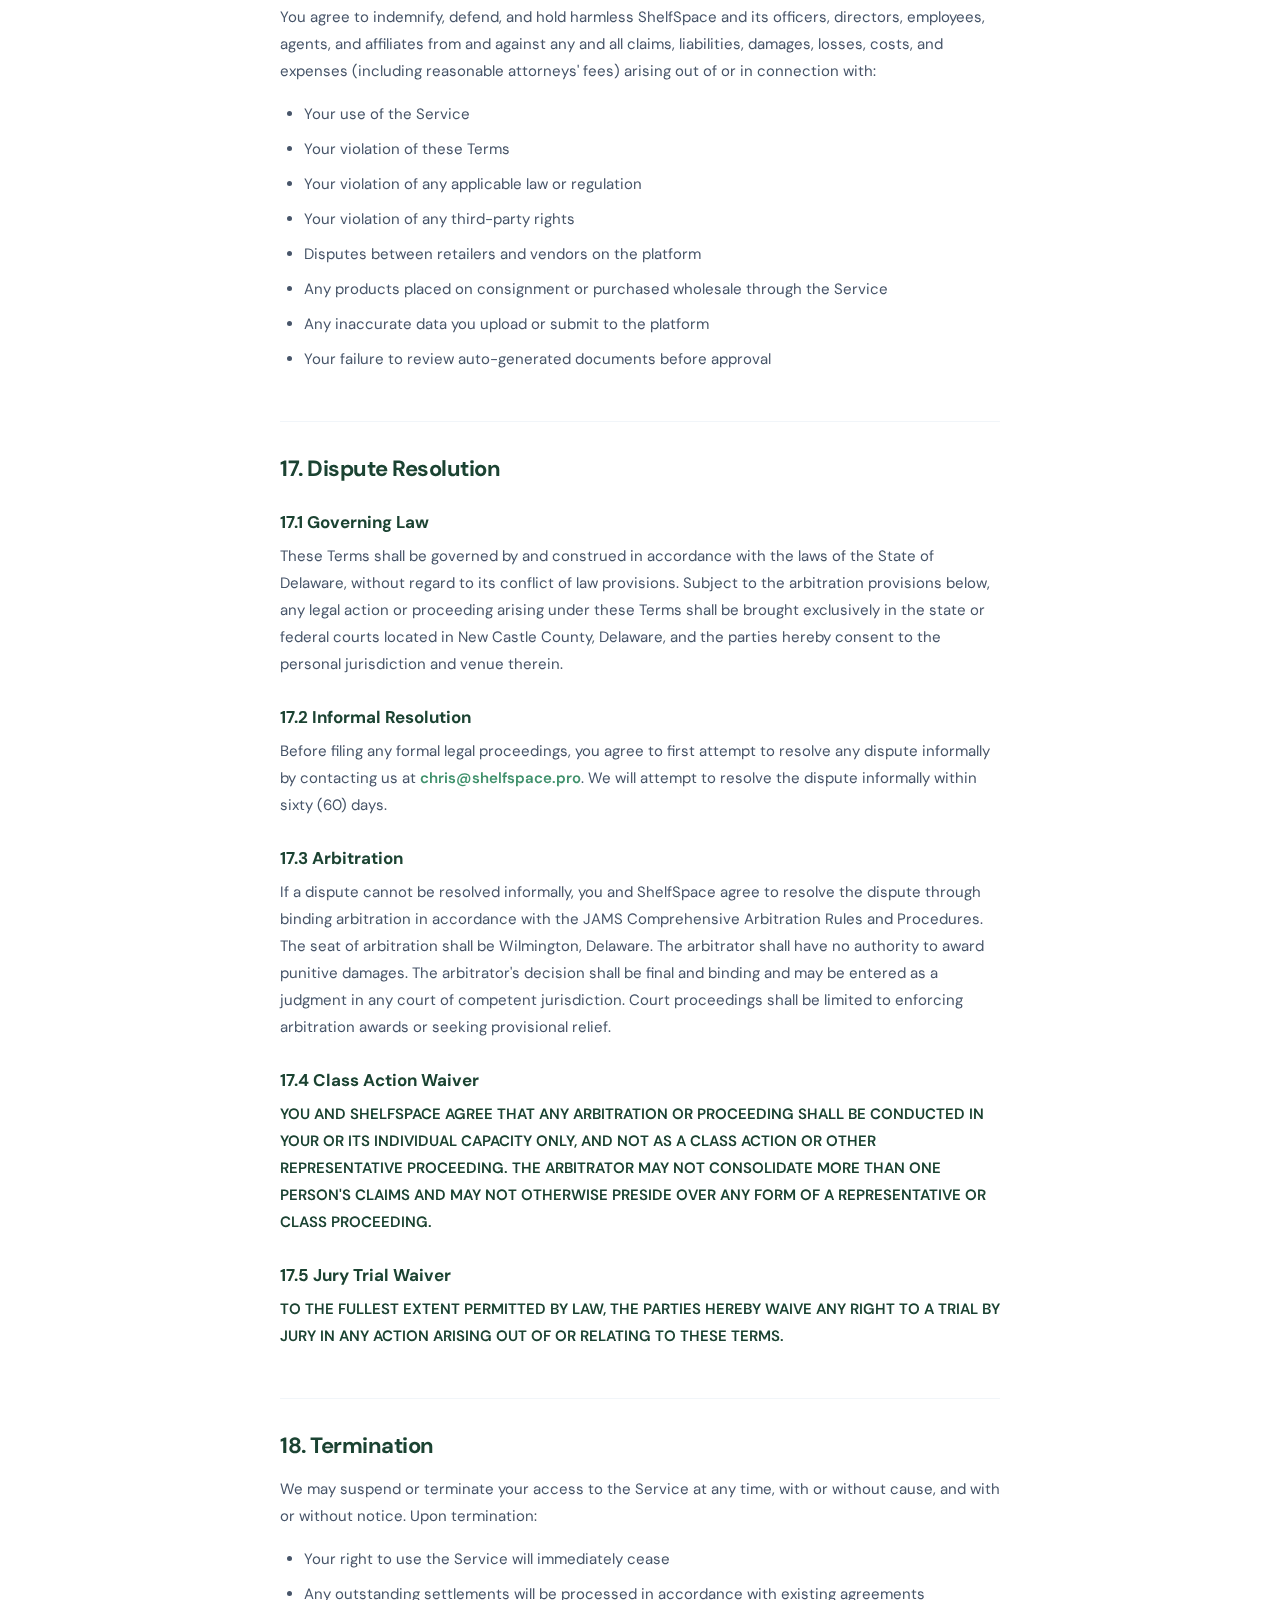
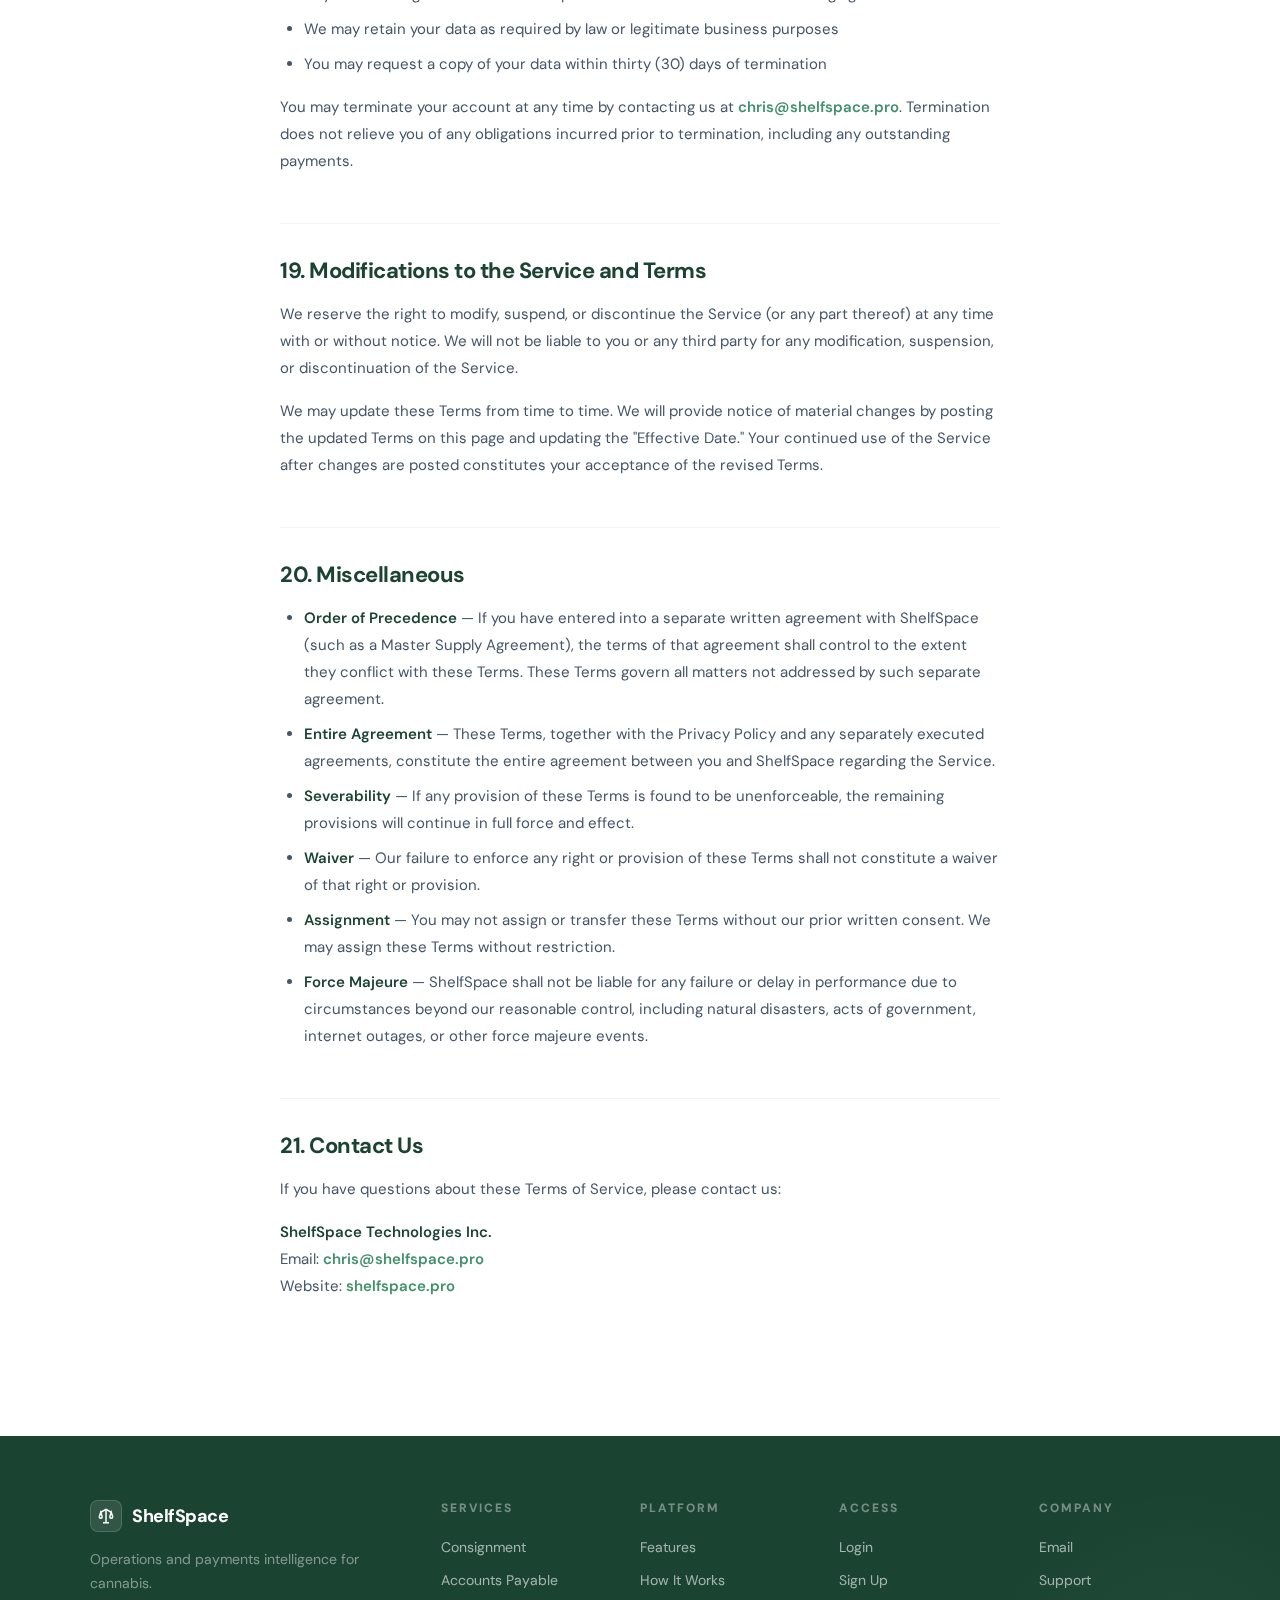
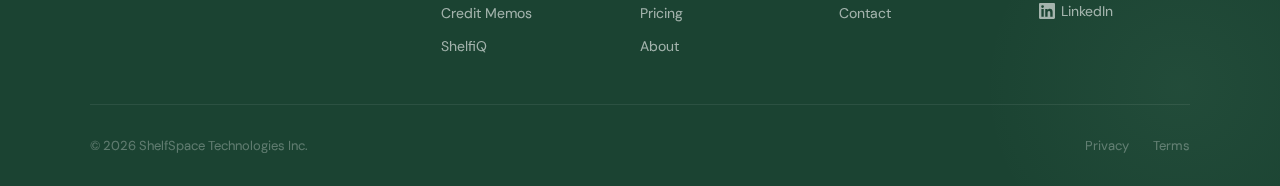
<file: terms.html>
<!DOCTYPE html>
<html lang="en">
<head>
<meta charset="UTF-8">
<meta name="viewport" content="width=device-width, initial-scale=1.0">
<title>Terms of Service — ShelfSpace</title>
<meta name="description" content="ShelfSpace Terms of Service. Read the terms and conditions governing your use of the ShelfSpace platform.">
<link rel="canonical" href="https://shelfspace.pro/terms">
<meta property="og:type" content="website">
<meta property="og:url" content="https://shelfspace.pro/terms">
<meta property="og:title" content="Terms of Service — ShelfSpace">
<meta property="og:description" content="ShelfSpace Terms of Service. Read the terms and conditions governing your use of the ShelfSpace platform.">
<meta property="og:image" content="https://shelfspace.pro/og-image.png">
<meta name="twitter:card" content="summary_large_image">
<meta name="twitter:title" content="Terms of Service — ShelfSpace">
<meta name="twitter:description" content="ShelfSpace Terms of Service. Read the terms and conditions governing your use of the ShelfSpace platform.">
<meta name="twitter:image" content="https://shelfspace.pro/og-image.png">
<link rel="icon" type="image/svg+xml" href="/favicon.svg">
<link rel="preconnect" href="https://fonts.googleapis.com">
<link rel="preconnect" href="https://fonts.gstatic.com" crossorigin>
<link href="https://fonts.googleapis.com/css2?family=DM+Sans:ital,opsz,wght@0,9..40,300;0,9..40,400;0,9..40,500;0,9..40,600;0,9..40,700&family=Space+Mono:wght@400;700&display=swap" rel="stylesheet">
<link rel="stylesheet" href="styles.css">
<style>
  .page-hero { padding-bottom: 40px; }
  .legal-section { background: var(--white); padding-top: 60px; }
  .legal-container { max-width: 720px; margin: 0 auto; }
  .legal-container h2 {
    font-size: 22px; font-weight: 700; color: var(--green-deep);
    letter-spacing: -0.5px; margin: 48px 0 16px; padding-top: 32px;
    border-top: 1px solid var(--slate-100);
  }
  .legal-container h2:first-of-type { margin-top: 0; padding-top: 0; border-top: none; }
  .legal-container h3 {
    font-size: 17px; font-weight: 700; color: var(--green-deep);
    margin: 28px 0 10px;
  }
  .legal-container p, .legal-container li {
    font-size: 15px; line-height: 1.8; color: var(--slate-600); margin-bottom: 16px;
  }
  .legal-container ul { padding-left: 24px; margin-bottom: 16px; }
  .legal-container li { margin-bottom: 8px; }
  .legal-container a { color: var(--green-mid); text-decoration: none; font-weight: 600; }
  .legal-container a:hover { color: var(--green-deep); }
  .legal-container strong { color: var(--green-deep); font-weight: 600; }
  .legal-effective { font-size: 14px; color: var(--slate-400); margin-bottom: 32px; }
  /* Footer 5-col */
  .footer-top { grid-template-columns: 2fr 1fr 1fr 1fr 1fr; }
  @media (max-width: 900px) { .footer-top { grid-template-columns: 1fr 1fr; } }
  @media (max-width: 600px) { .footer-top { grid-template-columns: 1fr; } }
</style>
</head>
<body>

<!-- NAV -->
<nav id="nav">
  <a href="/" class="nav-logo">
    <div class="nav-logo-icon"><svg viewBox="0 0 24 24" fill="none" stroke="white" stroke-width="2" stroke-linecap="round" stroke-linejoin="round"><line x1="12" y1="3" x2="12" y2="21"/><line x1="8" y1="21" x2="16" y2="21"/><polyline points="5,7 12,3 19,7"/><polyline points="3,13 5,7 7,13"/><polyline points="17,13 19,7 21,13"/><path d="M3 13a2 2 0 0 0 4 0"/><path d="M17 13a2 2 0 0 0 4 0"/></svg></div>
    <span class="nav-logo-text">ShelfSpace</span>
  </a>
  <ul class="nav-links">
    <li class="nav-dropdown">
      <button class="nav-dropdown-toggle" aria-expanded="false" aria-haspopup="true">Services <svg class="dropdown-chevron" viewBox="0 0 24 24" fill="none" stroke="currentColor" stroke-width="2.5"><polyline points="6 9 12 15 18 9"/></svg></button>
      <div class="nav-dropdown-menu">
        <span class="nav-dropdown-header">Vendor Relationships</span>
        <a href="/consignment">Consignment</a>
        <a href="/accounts-payable">Wholesale</a>
        <span class="nav-dropdown-header">Payment Engine</span>
        <a href="/accounts-payable">Accounts Payable</a>
        <a href="/credit-memos">Credit Memos</a>
        <span class="nav-dropdown-header">Intelligence</span>
        <a href="/shelfiq">ShelfiQ</a>
      </div>
    </li>
    <li><a href="/features">Features</a></li>
    <li><a href="/how-it-works">How It Works</a></li>
    <li><a href="/pricing">Pricing</a></li>
    <li><a href="/about">About</a></li>
    <li><a href="https://ourshelf.space">Login</a></li>
    <li><a href="/signup" class="nav-cta">Sign Up <svg width="14" height="14" viewBox="0 0 24 24" fill="none" stroke="currentColor" stroke-width="2.5"><polyline points="9 18 15 12 9 6"/></svg></a></li>
  </ul>
  <div class="nav-hamburger" onclick="document.querySelector('.nav-links').classList.toggle('mobile-open'); event.stopPropagation();"><span></span><span></span><span></span></div>
</nav>

<!-- PAGE HERO -->
<div class="page-hero">
  <div class="section-label">Legal</div>
  <h1 class="section-title">Terms of Service</h1>
  <p class="section-desc">The terms and conditions governing your use of ShelfSpace.</p>
</div>

<!-- TERMS OF SERVICE -->
<section class="legal-section">
  <div class="legal-container">
    <p class="legal-effective">Effective Date: March 7, 2026</p>

    <h2>1. Acceptance of Terms</h2>
    <p>These Terms of Service ("Terms") constitute a legally binding agreement between you ("you" or "User") and ShelfSpace Technologies Inc. ("ShelfSpace," "we," "us," or "our") governing your access to and use of the ShelfSpace platform at <a href="https://ourshelf.space">ourshelf.space</a>, the website at <a href="https://shelfspace.pro">shelfspace.pro</a>, and all related services (collectively, the "Service").</p>
    <p>By creating an account or using the Service, you agree to be bound by these Terms. If you do not agree to these Terms, do not use the Service. If you are using the Service on behalf of a business entity, you represent and warrant that you have the authority to bind that entity to these Terms.</p>

    <h2>2. Eligibility</h2>
    <p>To use the Service, you must:</p>
    <ul>
      <li>Be at least 18 years of age</li>
      <li>Be capable of forming a binding contract under applicable law</li>
      <li>Operate a legally licensed business in compliance with all applicable federal, state, and local laws, including all laws and regulations applicable to the cannabis industry in your jurisdiction</li>
      <li>Not be prohibited from using the Service under any applicable law</li>
    </ul>
    <p>You are solely responsible for ensuring that your use of the Service complies with all applicable laws and regulations, including but not limited to cannabis licensing, tracking, and reporting requirements in your state.</p>

    <h2>3. Account Registration and Security</h2>
    <p>To access the Service, you must create an account and provide accurate, current, and complete information. You agree to:</p>
    <ul>
      <li>Maintain the security and confidentiality of your login credentials</li>
      <li>Promptly update your account information if it changes</li>
      <li>Accept responsibility for all activities that occur under your account</li>
      <li>Notify us immediately of any unauthorized use of your account</li>
      <li>Enroll in and maintain multi-factor authentication (MFA) when required by the platform</li>
    </ul>
    <p>We reserve the right to suspend or terminate accounts that contain inaccurate information or that we reasonably believe violate these Terms.</p>
    <p>ShelfSpace may require multi-factor authentication (via email code, authenticator app, or other supported methods) as a condition of accessing certain features or portals. You are responsible for maintaining access to your registered MFA device or email address.</p>

    <h2>4. Description of Service</h2>
    <p>ShelfSpace provides a platform that facilitates financial operations between cannabis retailers and vendors, including scan-based trading (consignment) and wholesale accounts payable management. The Service includes:</p>
    <ul>
      <li>Consignment contract management between retailers and vendors</li>
      <li>Wholesale accounts payable (AP) management, including purchase order tracking and payment scheduling</li>
      <li>Inventory tracking and management tools</li>
      <li>Automated settlement calculations based on point-of-sale data</li>
      <li>Weekly settlement processing and reporting</li>
      <li>Credit memo generation, both manual and automated, for returns and co-marketing discounts</li>
      <li>Invoice generation and payment processing</li>
      <li>Recurring payment scheduling and management</li>
      <li>Vendor and retailer promotions management</li>
      <li>Multi-location business management for retailers with multiple storefronts</li>
      <li>Business analytics, reporting dashboards, and data exports</li>
      <li>AI-powered assistant ("ShelfiQ") for platform guidance and data analysis</li>
      <li>CSV data upload and ingestion for sales, inventory, and transaction data</li>
      <li>PDF document generation for settlements, invoices, credit memos, fee statements, and checks</li>
    </ul>
    <p>ShelfSpace acts solely as a Payment Technology Provider and Administrative Agent for the limited purpose of generating payment instruments. <strong>ShelfSpace is not a buyer, seller, consignor, retailer, distributor, or merchant of record with respect to any products, and is not a party to any inventory financing relationship between retailers and vendors.</strong> ShelfSpace never takes possession, custody, or control of any funds or inventory associated with the sale of products. ShelfSpace does not act as a fiduciary, escrow agent, trustee, or financial intermediary for any party, and owes no fiduciary duties to any user of the platform.</p>

    <h2>5. Consignment (Scan-Based Trading) and Settlements</h2>

    <h3>5.1 How It Works</h3>
    <p>Under the scan-based trading model facilitated by ShelfSpace, vendors place products on consignment with retailers. Retailers pay vendors only for products sold to end consumers, as reported through integrated POS systems. Settlements are calculated and processed on a weekly basis.</p>

    <h3>5.2 Settlement Accuracy</h3>
    <p>Settlement calculations are based on sales data received from integrated POS systems or uploaded CSV files. While we strive for accuracy, ShelfSpace does not guarantee that source data is error-free. Both retailers and vendors are responsible for reviewing settlement reports and promptly reporting any discrepancies within five (5) business days of report generation.</p>

    <h3>5.3 Payment Processing</h3>
    <p>ShelfSpace facilitates the calculation and reporting of settlements. The actual transfer of funds between retailers and vendors may be processed through third-party payment services. ShelfSpace is not responsible for delays or errors caused by third-party payment processors, banking institutions, or the failure of any party to remit payment.</p>

    <h2>6. Wholesale Accounts Payable</h2>

    <h3>6.1 Purchase Orders</h3>
    <p>Retailers using the wholesale accounts payable module may track purchase orders, record invoices, and manage payment obligations to vendors. Payment terms (e.g., Net 30, Net 45, COD) are established through partnership agreements between retailers and vendors on the platform.</p>

    <h3>6.2 Payment Responsibility</h3>
    <p>ShelfSpace tracks payment obligations and due dates but does not guarantee payment between parties. Retailers are solely responsible for remitting payments to vendors in accordance with agreed-upon terms. ShelfSpace is not liable for late payments, missed payments, or disputes arising from wholesale transactions.</p>

    <h2>7. Credit Memos</h2>

    <h3>7.1 Manual Credit Memos</h3>
    <p>Retailers and vendors may create credit memos for product returns, co-marketing discounts, or other agreed-upon adjustments. Credit memos follow a defined workflow: proposed, accepted or rejected, applied against future payments, and ultimately settled. Both parties are responsible for reviewing and responding to credit memos in a timely manner.</p>

    <h3>7.2 Automated Credit Memos</h3>
    <p>When enabled by a retailer, ShelfSpace may automatically generate credit memos based on return and co-marketing discount data uploaded to the platform. Automated credit memos are subject to the same review and approval workflow as manual credit memos. Retailers are responsible for reviewing auto-generated credit memos for accuracy before approval.</p>

    <h3>7.3 Credit Memo Expiry</h3>
    <p>Credit memos that remain in a "Proposed" state without action may expire after thirty (30) days. ShelfSpace may send reminder notifications prior to expiry but is not obligated to do so.</p>

    <h2>8. Data Uploads and Accuracy</h2>

    <h3>8.1 CSV Uploads</h3>
    <p>You may upload sales, inventory, and transaction data to the platform via CSV files. You represent and warrant that all data you upload is accurate, complete, and lawfully obtained. ShelfSpace processes uploaded data as-is and is not responsible for errors, omissions, or inaccuracies in data you provide.</p>

    <h3>8.2 Data Validation</h3>
    <p>ShelfSpace may perform automated validation on uploaded data (e.g., column mapping, format checking, duplicate detection). However, such validation does not constitute verification of the underlying accuracy of your data. You remain solely responsible for the correctness of all data submitted.</p>

    <h2>9. AI-Powered Features</h2>

    <h3>9.1 ShelfiQ Assistant</h3>
    <p>The Service may include an AI-powered assistant ("ShelfiQ") that provides platform guidance, data analysis, and answers to questions about your business data. ShelfiQ responses are generated by artificial intelligence and are provided for informational purposes only.</p>

    <h3>9.2 No Professional Advice</h3>
    <p>ShelfiQ does not provide legal, financial, tax, or regulatory advice. You should not rely on ShelfiQ outputs as a substitute for professional advice. ShelfSpace makes no warranty regarding the accuracy, completeness, or suitability of AI-generated responses.</p>

    <h3>9.3 AI Data Usage</h3>
    <p>Conversations with ShelfiQ may be stored and analyzed to improve the Service. Your business data may be referenced by the AI to provide contextual responses, but is not shared with other users or used to train models for third parties.</p>

    <h2>10. Affiliate Representative Program</h2>

    <h3>10.1 Program Overview</h3>
    <p>ShelfSpace may offer an Affiliate Representative Program allowing independent contractors ("Reps") to refer potential platform participants in exchange for commission compensation. Participation in the program is governed by a separate Independent Contractor Agreement ("ICA").</p>

    <h3>10.2 Rep Obligations</h3>
    <p>Reps are independent contractors and not employees, partners, or agents of ShelfSpace. Reps may not bind ShelfSpace or make representations beyond those expressly authorized. Reps are responsible for their own tax obligations, including self-employment taxes.</p>

    <h2>11. User Responsibilities</h2>
    <p>You agree to:</p>
    <ul>
      <li>Use the Service only for lawful purposes and in accordance with these Terms</li>
      <li>Provide accurate business, product, transaction, and tax information (including EIN and W-9 data)</li>
      <li>Maintain all licenses, permits, and regulatory approvals required for your business operations</li>
      <li>Comply with all applicable federal, state, and local laws, including cannabis regulations</li>
      <li>Not use the Service to facilitate transactions involving products that are illegal in your jurisdiction</li>
      <li>Not attempt to gain unauthorized access to the Service, other accounts, or our systems</li>
      <li>Not interfere with or disrupt the Service or servers and networks connected to the Service</li>
      <li>Not use the Service to transmit any malicious code, viruses, or harmful content</li>
      <li>Not reverse engineer, decompile, or disassemble any part of the Service</li>
      <li>Review and verify all auto-generated documents (settlements, credit memos, invoices) for accuracy before approval</li>
      <li>Ensure all uploaded data (CSV files, invoices, purchase orders) is accurate and lawfully obtained</li>
      <li>Maintain accurate banking information for payment processing</li>
    </ul>

    <h2>12. Fees and Pricing</h2>
    <p>Current pricing and fees are described on our <a href="/pricing">Pricing page</a>. We reserve the right to change our fees at any time with reasonable notice. Continued use of the Service after a fee change constitutes acceptance of the new fees.</p>
    <p>During the pilot program, access to the Service may be offered at no cost. We reserve the right to introduce fees upon conclusion of the pilot program with at least thirty (30) days' notice.</p>

    <h2>13. Intellectual Property</h2>

    <h3>13.1 Our Property</h3>
    <p>The Service, including all software, designs, text, graphics, logos, and other content, is owned by ShelfSpace and is protected by copyright, trademark, and other intellectual property laws. You may not copy, modify, distribute, sell, or lease any part of the Service without our prior written consent.</p>

    <h3>13.2 Your Data</h3>
    <p>You retain ownership of all data you submit to the Service ("User Data"). By using the Service, you grant ShelfSpace a non-exclusive, worldwide, royalty-free license to use, process, and display your User Data solely as necessary to provide and improve the Service.</p>

    <h3>13.3 Feedback</h3>
    <p>If you provide suggestions, ideas, or feedback about the Service, we may use that feedback without any obligation to you.</p>

    <h2>14. Disclaimer of Warranties</h2>
    <p><strong>THE SERVICE IS PROVIDED "AS IS" AND "AS AVAILABLE" WITHOUT WARRANTIES OF ANY KIND, EITHER EXPRESS OR IMPLIED, INCLUDING BUT NOT LIMITED TO IMPLIED WARRANTIES OF MERCHANTABILITY, FITNESS FOR A PARTICULAR PURPOSE, TITLE, AND NON-INFRINGEMENT.</strong></p>
    <p>ShelfSpace does not warrant that:</p>
    <ul>
      <li>The Service will be uninterrupted, timely, secure, or error-free</li>
      <li>The results obtained from the Service will be accurate or reliable</li>
      <li>Any errors in the Service will be corrected</li>
      <li>The Service will meet your specific requirements</li>
    </ul>
    <p>ShelfSpace does not provide legal, tax, financial, or regulatory advice. You are solely responsible for determining whether your use of the Service complies with applicable laws.</p>

    <h2>15. Limitation of Liability</h2>
    <p><strong>TO THE MAXIMUM EXTENT PERMITTED BY APPLICABLE LAW, SHELFSPACE AND ITS OFFICERS, DIRECTORS, EMPLOYEES, AND AGENTS SHALL NOT BE LIABLE FOR ANY INDIRECT, INCIDENTAL, SPECIAL, CONSEQUENTIAL, OR PUNITIVE DAMAGES, INCLUDING BUT NOT LIMITED TO LOSS OF PROFITS, DATA, BUSINESS OPPORTUNITIES, OR GOODWILL, ARISING OUT OF OR IN CONNECTION WITH YOUR USE OF THE SERVICE, WHETHER BASED ON WARRANTY, CONTRACT, TORT (INCLUDING NEGLIGENCE), OR ANY OTHER LEGAL THEORY, EVEN IF SHELFSPACE HAS BEEN ADVISED OF THE POSSIBILITY OF SUCH DAMAGES.</strong></p>
    <p><strong>IN NO EVENT SHALL SHELFSPACE'S TOTAL LIABILITY TO YOU FOR ALL CLAIMS ARISING OUT OF OR RELATING TO THE SERVICE EXCEED THE AMOUNTS YOU HAVE PAID TO SHELFSPACE IN THE TWELVE (12) MONTHS PRECEDING THE CLAIM, OR ONE HUNDRED DOLLARS ($100), WHICHEVER IS GREATER.</strong></p>
    <p>Some jurisdictions do not allow the exclusion or limitation of certain damages, so some of the above limitations may not apply to you.</p>

    <h2>16. Indemnification</h2>
    <p>You agree to indemnify, defend, and hold harmless ShelfSpace and its officers, directors, employees, agents, and affiliates from and against any and all claims, liabilities, damages, losses, costs, and expenses (including reasonable attorneys' fees) arising out of or in connection with:</p>
    <ul>
      <li>Your use of the Service</li>
      <li>Your violation of these Terms</li>
      <li>Your violation of any applicable law or regulation</li>
      <li>Your violation of any third-party rights</li>
      <li>Disputes between retailers and vendors on the platform</li>
      <li>Any products placed on consignment or purchased wholesale through the Service</li>
      <li>Any inaccurate data you upload or submit to the platform</li>
      <li>Your failure to review auto-generated documents before approval</li>
    </ul>

    <h2>17. Dispute Resolution</h2>

    <h3>17.1 Governing Law</h3>
    <p>These Terms shall be governed by and construed in accordance with the laws of the State of Delaware, without regard to its conflict of law provisions. Subject to the arbitration provisions below, any legal action or proceeding arising under these Terms shall be brought exclusively in the state or federal courts located in New Castle County, Delaware, and the parties hereby consent to the personal jurisdiction and venue therein.</p>

    <h3>17.2 Informal Resolution</h3>
    <p>Before filing any formal legal proceedings, you agree to first attempt to resolve any dispute informally by contacting us at <a href="mailto:chris@shelfspace.pro">chris@shelfspace.pro</a>. We will attempt to resolve the dispute informally within sixty (60) days.</p>

    <h3>17.3 Arbitration</h3>
    <p>If a dispute cannot be resolved informally, you and ShelfSpace agree to resolve the dispute through binding arbitration in accordance with the JAMS Comprehensive Arbitration Rules and Procedures. The seat of arbitration shall be Wilmington, Delaware. The arbitrator shall have no authority to award punitive damages. The arbitrator's decision shall be final and binding and may be entered as a judgment in any court of competent jurisdiction. Court proceedings shall be limited to enforcing arbitration awards or seeking provisional relief.</p>

    <h3>17.4 Class Action Waiver</h3>
    <p><strong>YOU AND SHELFSPACE AGREE THAT ANY ARBITRATION OR PROCEEDING SHALL BE CONDUCTED IN YOUR OR ITS INDIVIDUAL CAPACITY ONLY, AND NOT AS A CLASS ACTION OR OTHER REPRESENTATIVE PROCEEDING. THE ARBITRATOR MAY NOT CONSOLIDATE MORE THAN ONE PERSON'S CLAIMS AND MAY NOT OTHERWISE PRESIDE OVER ANY FORM OF A REPRESENTATIVE OR CLASS PROCEEDING.</strong></p>

    <h3>17.5 Jury Trial Waiver</h3>
    <p><strong>TO THE FULLEST EXTENT PERMITTED BY LAW, THE PARTIES HEREBY WAIVE ANY RIGHT TO A TRIAL BY JURY IN ANY ACTION ARISING OUT OF OR RELATING TO THESE TERMS.</strong></p>

    <h2>18. Termination</h2>
    <p>We may suspend or terminate your access to the Service at any time, with or without cause, and with or without notice. Upon termination:</p>
    <ul>
      <li>Your right to use the Service will immediately cease</li>
      <li>Any outstanding settlements will be processed in accordance with existing agreements</li>
      <li>We may retain your data as required by law or legitimate business purposes</li>
      <li>You may request a copy of your data within thirty (30) days of termination</li>
    </ul>
    <p>You may terminate your account at any time by contacting us at <a href="mailto:chris@shelfspace.pro">chris@shelfspace.pro</a>. Termination does not relieve you of any obligations incurred prior to termination, including any outstanding payments.</p>

    <h2>19. Modifications to the Service and Terms</h2>
    <p>We reserve the right to modify, suspend, or discontinue the Service (or any part thereof) at any time with or without notice. We will not be liable to you or any third party for any modification, suspension, or discontinuation of the Service.</p>
    <p>We may update these Terms from time to time. We will provide notice of material changes by posting the updated Terms on this page and updating the "Effective Date." Your continued use of the Service after changes are posted constitutes your acceptance of the revised Terms.</p>

    <h2>20. Miscellaneous</h2>
    <ul>
      <li><strong>Order of Precedence</strong> — If you have entered into a separate written agreement with ShelfSpace (such as a Master Supply Agreement), the terms of that agreement shall control to the extent they conflict with these Terms. These Terms govern all matters not addressed by such separate agreement.</li>
      <li><strong>Entire Agreement</strong> — These Terms, together with the Privacy Policy and any separately executed agreements, constitute the entire agreement between you and ShelfSpace regarding the Service.</li>
      <li><strong>Severability</strong> — If any provision of these Terms is found to be unenforceable, the remaining provisions will continue in full force and effect.</li>
      <li><strong>Waiver</strong> — Our failure to enforce any right or provision of these Terms shall not constitute a waiver of that right or provision.</li>
      <li><strong>Assignment</strong> — You may not assign or transfer these Terms without our prior written consent. We may assign these Terms without restriction.</li>
      <li><strong>Force Majeure</strong> — ShelfSpace shall not be liable for any failure or delay in performance due to circumstances beyond our reasonable control, including natural disasters, acts of government, internet outages, or other force majeure events.</li>
    </ul>

    <h2>21. Contact Us</h2>
    <p>If you have questions about these Terms of Service, please contact us:</p>
    <p>
      <strong>ShelfSpace Technologies Inc.</strong><br>
      Email: <a href="mailto:chris@shelfspace.pro">chris@shelfspace.pro</a><br>
      Website: <a href="https://shelfspace.pro">shelfspace.pro</a>
    </p>
  </div>
</section>

<!-- FOOTER -->
<footer>
  <div class="footer-top">
    <div class="footer-brand">
      <a href="/" class="nav-logo"><div class="nav-logo-icon"><svg viewBox="0 0 24 24" fill="none" stroke="white" stroke-width="2"><line x1="12" y1="3" x2="12" y2="21"/><line x1="8" y1="21" x2="16" y2="21"/><polyline points="5,7 12,3 19,7"/><polyline points="3,13 5,7 7,13"/><polyline points="17,13 19,7 21,13"/><path d="M3 13a2 2 0 0 0 4 0"/><path d="M17 13a2 2 0 0 0 4 0"/></svg></div><span class="nav-logo-text">ShelfSpace</span></a>
      <p>Operations and payments intelligence for cannabis.</p>
    </div>
    <div class="footer-col"><h4>Services</h4><ul><li><a href="/consignment">Consignment</a></li><li><a href="/accounts-payable">Accounts Payable</a></li><li><a href="/credit-memos">Credit Memos</a></li><li><a href="/shelfiq">ShelfiQ</a></li></ul></div>
    <div class="footer-col"><h4>Platform</h4><ul><li><a href="/features">Features</a></li><li><a href="/how-it-works">How It Works</a></li><li><a href="/pricing">Pricing</a></li><li><a href="/about">About</a></li></ul></div>
    <div class="footer-col"><h4>Access</h4><ul><li><a href="https://ourshelf.space">Login</a></li><li><a href="/signup">Sign Up</a></li><li><a href="/contact">Contact</a></li></ul></div>
    <div class="footer-col"><h4>Company</h4><ul><li><a href="mailto:chris@shelfspace.pro">Email</a></li><li><a href="mailto:support@shelfspace.pro">Support</a></li><li><a href="https://linkedin.com/company/shelfspace-pro" target="_blank" rel="noopener" class="footer-social-link"><svg width="16" height="16" viewBox="0 0 24 24" fill="currentColor"><path d="M20.447 20.452h-3.554v-5.569c0-1.328-.027-3.037-1.852-3.037-1.853 0-2.136 1.445-2.136 2.939v5.667H9.351V9h3.414v1.561h.046c.477-.9 1.637-1.85 3.37-1.85 3.601 0 4.267 2.37 4.267 5.455v6.286zM5.337 7.433a2.062 2.062 0 01-2.063-2.065 2.064 2.064 0 112.063 2.065zm1.782 13.019H3.555V9h3.564v11.452zM22.225 0H1.771C.792 0 0 .774 0 1.729v20.542C0 23.227.792 24 1.771 24h20.451C23.2 24 24 23.227 24 22.271V1.729C24 .774 23.2 0 22.222 0h.003z"/></svg> LinkedIn</a></li></ul></div>
  </div>
  <div class="footer-bottom"><p>&copy; 2026 ShelfSpace Technologies Inc.</p><div class="footer-bottom-links"><a href="/privacy">Privacy</a><a href="/terms">Terms</a></div></div>
</footer>

<script>
  document.getElementById('nav').classList.toggle('scrolled', window.scrollY > 20);
  window.addEventListener('scroll', () => document.getElementById('nav').classList.toggle('scrolled', window.scrollY > 20));
  document.querySelectorAll('.nav-dropdown-toggle').forEach(function(btn) {
    btn.addEventListener('click', function(e) {
      e.preventDefault();
      var parent = btn.closest('.nav-dropdown');
      parent.classList.toggle('open');
      btn.setAttribute('aria-expanded', parent.classList.contains('open'));
    });
  });
</script>
<script src="/shelfiq-widget.js"></script>
</body>
</html>
</file>
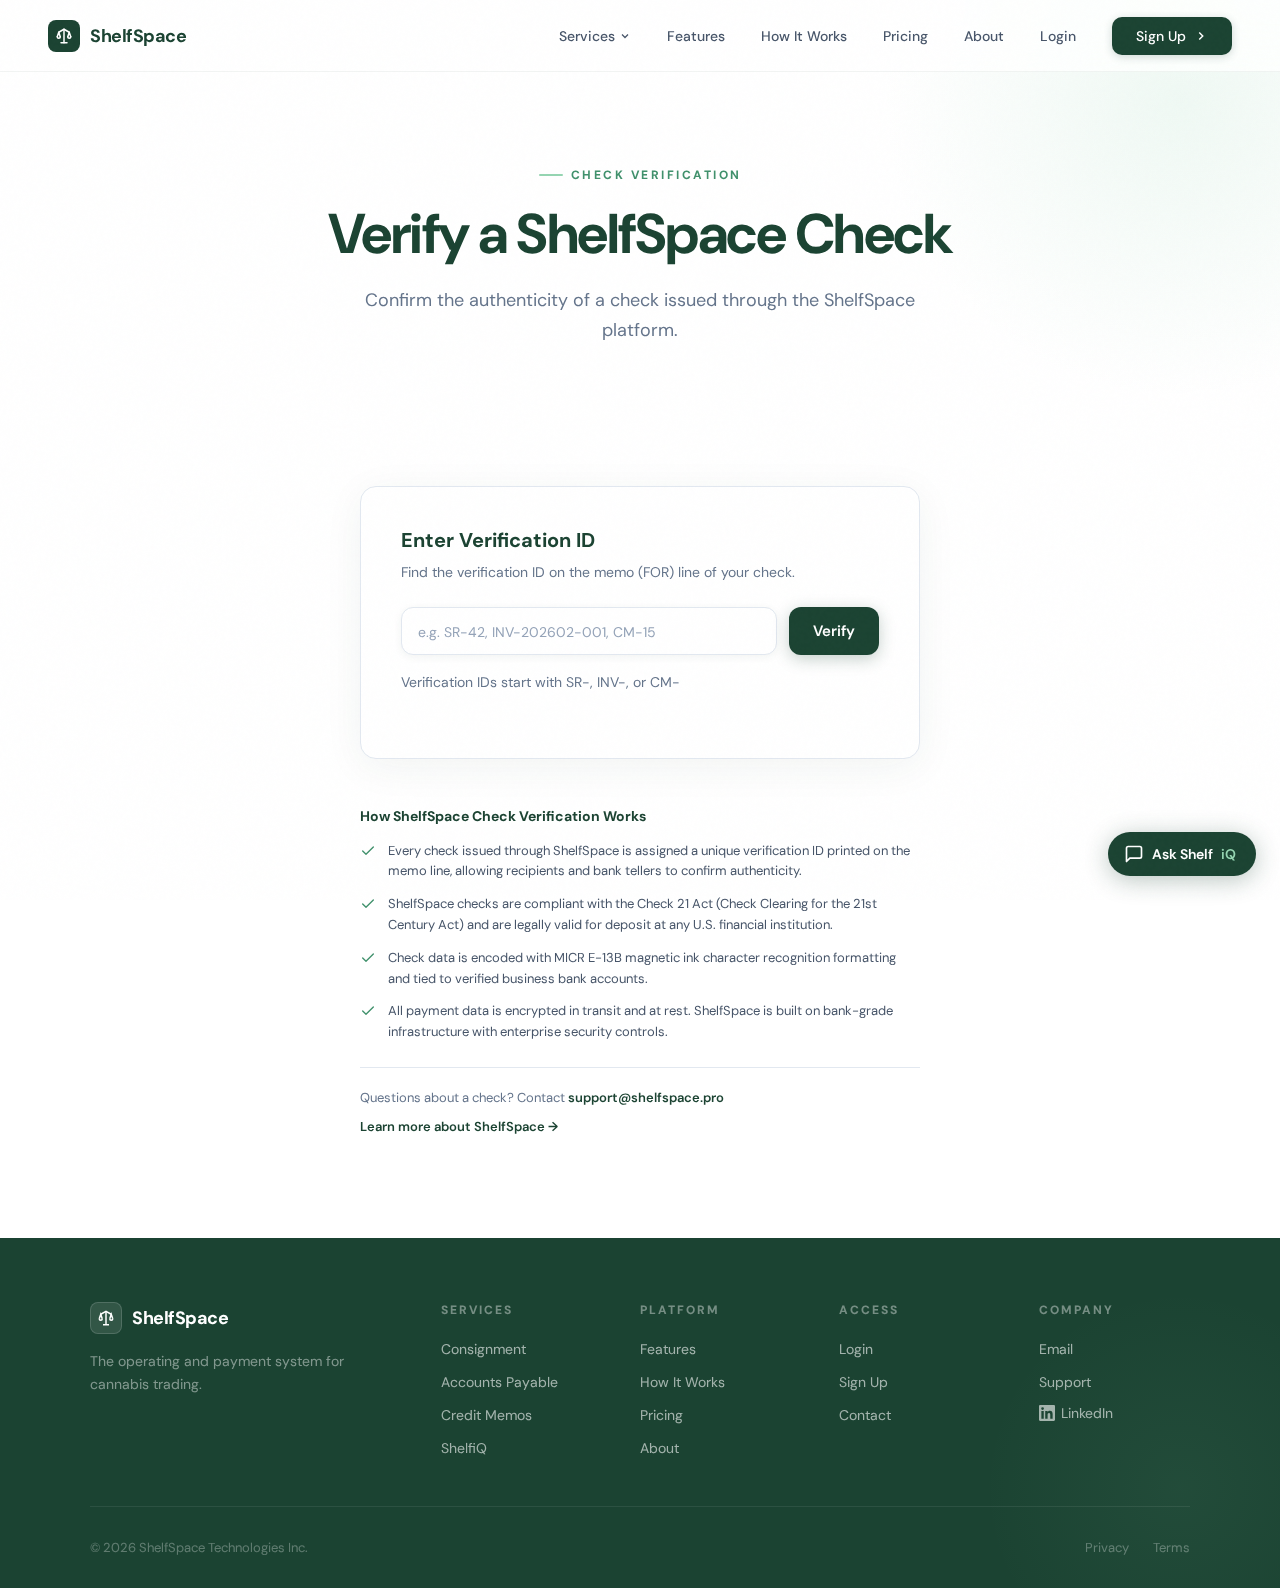
<file: verify.html>
<!DOCTYPE html>
<html lang="en">
<head>
<meta charset="UTF-8">
<meta name="viewport" content="width=device-width, initial-scale=1.0">
<title>Verify a Check — ShelfSpace</title>
<meta name="description" content="Verify the authenticity of a check issued through the ShelfSpace platform.">
<link rel="canonical" href="https://shelfspace.pro/verify">
<meta property="og:type" content="website">
<meta property="og:url" content="https://shelfspace.pro/verify">
<meta property="og:title" content="Verify a Check — ShelfSpace">
<meta property="og:description" content="Verify the authenticity of a check issued through the ShelfSpace platform.">
<meta property="og:image" content="https://shelfspace.pro/og-image.png">
<meta name="twitter:card" content="summary_large_image">
<meta name="twitter:title" content="Verify a Check — ShelfSpace">
<meta name="twitter:description" content="Verify the authenticity of a check issued through the ShelfSpace platform.">
<meta name="twitter:image" content="https://shelfspace.pro/og-image.png">
<link rel="icon" type="image/svg+xml" href="/favicon.svg">
<link rel="preconnect" href="https://fonts.googleapis.com">
<link rel="preconnect" href="https://fonts.gstatic.com" crossorigin>
<link href="https://fonts.googleapis.com/css2?family=DM+Sans:ital,opsz,wght@0,9..40,300;0,9..40,400;0,9..40,500;0,9..40,600;0,9..40,700&family=Space+Mono:wght@400;700&display=swap" rel="stylesheet">
<link rel="stylesheet" href="styles.css">
<script src="https://challenges.cloudflare.com/turnstile/v0/api.js" async defer></script>
<style>
  .verify-section {
    background: var(--white);
    padding: 60px 48px 100px;
  }
  .verify-container {
    max-width: 560px;
    margin: 0 auto;
  }
  .verify-card {
    background: var(--white);
    border: 1px solid var(--slate-200);
    border-radius: 16px;
    padding: 40px;
    box-shadow: 0 8px 40px rgba(27,67,50,0.06);
  }
  .verify-card h3 {
    font-size: 20px;
    font-weight: 700;
    color: var(--green-deep);
    margin-bottom: 8px;
  }
  .verify-card p {
    font-size: 14px;
    color: var(--slate-500);
    line-height: 1.6;
    margin-bottom: 24px;
  }
  .verify-input-group {
    display: flex;
    gap: 12px;
    margin-bottom: 16px;
  }
  .verify-input {
    flex: 1;
    height: 48px;
    padding: 0 16px;
    border: 1px solid var(--slate-200);
    border-radius: 12px;
    font-size: 15px;
    font-family: var(--font-mono);
    color: var(--slate-800);
    background: var(--white);
    box-shadow: 0 2px 8px rgba(27,67,50,0.06);
    transition: all 0.15s;
    outline: none;
  }
  .verify-input::placeholder {
    color: var(--slate-400);
    font-family: var(--font-display);
    font-size: 14px;
  }
  .verify-input:focus {
    border-color: var(--green-deep);
    box-shadow: 0 0 0 1px var(--green-deep);
  }
  .verify-btn {
    height: 48px;
    padding: 0 24px;
    background: var(--green-deep);
    color: var(--white);
    border: none;
    border-radius: 12px;
    font-size: 15px;
    font-weight: 600;
    font-family: var(--font-display);
    cursor: pointer;
    transition: all 0.3s cubic-bezier(0.22, 1, 0.36, 1);
    box-shadow: 0 4px 16px rgba(27,67,50,0.25);
    white-space: nowrap;
  }
  .verify-btn:hover {
    background: var(--green-dark);
    transform: translateY(-1px);
    box-shadow: 0 8px 32px rgba(27,67,50,0.35);
  }
  .verify-btn:disabled {
    opacity: 0.6;
    cursor: not-allowed;
    transform: none;
  }
  .turnstile-wrap {
    margin-bottom: 8px;
  }
  .verify-hint {
    font-size: 12px;
    color: var(--slate-400);
    margin-top: 8px;
  }

  /* Result card */
  .verify-result {
    margin-top: 24px;
    display: none;
  }
  .verify-result.visible {
    display: block;
  }
  .result-verified {
    border: 1px solid var(--green-light);
    background: var(--green-ghost);
    border-radius: 12px;
    padding: 24px;
  }
  .result-verified-header {
    display: flex;
    align-items: center;
    gap: 10px;
    margin-bottom: 16px;
  }
  .result-shield {
    width: 36px;
    height: 36px;
    background: var(--green-deep);
    border-radius: 10px;
    display: flex;
    align-items: center;
    justify-content: center;
  }
  .result-shield svg {
    width: 20px;
    height: 20px;
    stroke: white;
    fill: none;
  }
  .result-verified-header span {
    font-size: 16px;
    font-weight: 700;
    color: var(--green-deep);
    letter-spacing: 0.5px;
  }
  .result-grid {
    display: grid;
    grid-template-columns: 1fr 1fr;
    gap: 12px;
  }
  .result-field label {
    display: block;
    font-size: 11px;
    font-weight: 700;
    text-transform: uppercase;
    letter-spacing: 1.5px;
    color: var(--slate-500);
    margin-bottom: 4px;
  }
  .result-field span {
    font-size: 14px;
    font-weight: 500;
    color: var(--slate-800);
  }
  .result-field.mono span {
    font-family: var(--font-mono);
    font-size: 13px;
  }
  .result-not-found {
    border: 1px solid #fecaca;
    background: #fef2f2;
    border-radius: 12px;
    padding: 20px 24px;
    display: flex;
    align-items: center;
    gap: 12px;
  }
  .result-not-found-icon {
    width: 36px;
    height: 36px;
    min-width: 36px;
    background: #dc2626;
    border-radius: 10px;
    display: flex;
    align-items: center;
    justify-content: center;
  }
  .result-not-found-icon svg {
    width: 20px;
    height: 20px;
    stroke: white;
    fill: none;
  }
  .result-not-found-text h4 {
    font-size: 14px;
    font-weight: 700;
    color: #b91c1c;
    margin-bottom: 2px;
  }
  .result-not-found-text p {
    font-size: 13px;
    color: #dc2626;
    margin: 0;
    line-height: 1.5;
  }
  .result-error {
    border: 1px solid #fde68a;
    background: #fffbeb;
    border-radius: 12px;
    padding: 16px 20px;
    font-size: 13px;
    color: #92400e;
  }

  /* Trust section */
  .trust-section {
    margin-top: 48px;
  }
  .trust-section h4 {
    font-size: 14px;
    font-weight: 700;
    color: var(--green-deep);
    margin-bottom: 16px;
  }
  .trust-items {
    display: flex;
    flex-direction: column;
    gap: 12px;
  }
  .trust-item {
    display: flex;
    align-items: flex-start;
    gap: 12px;
    font-size: 13px;
    color: var(--slate-600);
    line-height: 1.6;
  }
  .trust-item svg {
    width: 16px;
    height: 16px;
    min-width: 16px;
    stroke: var(--green-mid);
    fill: none;
    margin-top: 2px;
  }
  .trust-support {
    margin-top: 24px;
    padding-top: 20px;
    border-top: 1px solid var(--slate-200);
    font-size: 13px;
    color: var(--slate-500);
    line-height: 1.6;
  }
  .trust-support a {
    color: var(--green-deep);
    font-weight: 600;
    text-decoration: none;
  }
  .trust-support a:hover {
    text-decoration: underline;
  }

  @media (max-width: 600px) {
    .verify-section { padding: 40px 20px 80px; }
    .verify-card { padding: 28px 20px; }
    .verify-input-group { flex-direction: column; }
    .verify-btn { width: 100%; }
    .result-grid { grid-template-columns: 1fr; }
  }
  /* Footer 5-col */
  .footer-top { grid-template-columns: 2fr 1fr 1fr 1fr 1fr; }
  @media (max-width: 900px) { .footer-top { grid-template-columns: 1fr 1fr; } }
  @media (max-width: 600px) { .footer-top { grid-template-columns: 1fr; } }
</style>
</head>
<body>

<!-- Nav -->
<nav id="nav">
  <a href="/" class="nav-logo">
    <div class="nav-logo-icon">
      <svg viewBox="0 0 24 24" fill="none" stroke="white" stroke-width="2" stroke-linecap="round" stroke-linejoin="round">
        <line x1="12" y1="3" x2="12" y2="21"/>
        <line x1="8" y1="21" x2="16" y2="21"/>
        <polyline points="5,7 12,3 19,7"/>
        <polyline points="3,13 5,7 7,13"/>
        <polyline points="17,13 19,7 21,13"/>
        <path d="M3 13a2 2 0 0 0 4 0"/>
        <path d="M17 13a2 2 0 0 0 4 0"/>
      </svg>
    </div>
    <span class="nav-logo-text">ShelfSpace</span>
  </a>
  <ul class="nav-links">
    <li class="nav-dropdown">
      <button class="nav-dropdown-toggle" aria-expanded="false" aria-haspopup="true">Services <svg class="dropdown-chevron" viewBox="0 0 24 24" fill="none" stroke="currentColor" stroke-width="2.5"><polyline points="6 9 12 15 18 9"/></svg></button>
      <div class="nav-dropdown-menu">
        <span class="nav-dropdown-header">Vendor Relationships</span>
        <a href="/consignment">Consignment</a>
        <a href="/accounts-payable">Wholesale</a>
        <span class="nav-dropdown-header">Payment Engine</span>
        <a href="/accounts-payable">Accounts Payable</a>
        <a href="/credit-memos">Credit Memos</a>
        <span class="nav-dropdown-header">Intelligence</span>
        <a href="/shelfiq">ShelfiQ</a>
      </div>
    </li>
    <li><a href="/features">Features</a></li>
    <li><a href="/how-it-works">How It Works</a></li>
    <li><a href="/pricing">Pricing</a></li>
    <li><a href="/about">About</a></li>
    <li><a href="https://ourshelf.space">Login</a></li>
    <li><a href="/signup" class="nav-cta">Sign Up <svg width="14" height="14" viewBox="0 0 24 24" fill="none" stroke="currentColor" stroke-width="2.5"><polyline points="9 18 15 12 9 6"/></svg></a></li>
  </ul>
  <div class="nav-hamburger" onclick="document.querySelector('.nav-links').classList.toggle('mobile-open'); event.stopPropagation();">
    <span></span><span></span><span></span>
  </div>
</nav>

<!-- Hero -->
<div class="page-hero">
  <div class="section-label">Check Verification</div>
  <h1 class="section-title">Verify a ShelfSpace Check</h1>
  <p class="section-desc">Confirm the authenticity of a check issued through the ShelfSpace platform.</p>
</div>

<!-- Verify Section -->
<section class="verify-section">
  <div class="verify-container">
    <div class="verify-card reveal">
      <h3>Enter Verification ID</h3>
      <p>Find the verification ID on the memo (FOR) line of your check.</p>

      <form id="verify-form" onsubmit="return handleVerify(event)">
        <div class="verify-input-group">
          <input
            type="text"
            id="verify-id"
            class="verify-input"
            placeholder="e.g. SR-42, INV-202602-001, CM-15"
            autocomplete="off"
            spellcheck="false"
            required
          >
          <button type="submit" class="verify-btn" id="verify-btn">Verify</button>
        </div>
        <div class="turnstile-wrap">
          <div class="cf-turnstile" data-sitekey="0x4AAAAAACiquH5tTwIbSo5z" data-callback="onTurnstileSuccess" data-theme="light"></div>
        </div>
        <p class="verify-hint">Verification IDs start with SR-, INV-, or CM-</p>
      </form>

      <!-- Result: Verified -->
      <div class="verify-result" id="result-verified">
        <div class="result-verified">
          <div class="result-verified-header">
            <div class="result-shield">
              <svg viewBox="0 0 24 24" stroke-width="2" stroke-linecap="round" stroke-linejoin="round">
                <path d="M12 22s8-4 8-10V5l-8-3-8 3v7c0 6 8 10 8 10z"/>
                <polyline points="9 12 11 14 15 10"/>
              </svg>
            </div>
            <span>VERIFIED CHECK</span>
          </div>
          <div class="result-grid" id="result-fields"></div>
        </div>
      </div>

      <!-- Result: Not Found -->
      <div class="verify-result" id="result-not-found">
        <div class="result-not-found">
          <div class="result-not-found-icon">
            <svg viewBox="0 0 24 24" stroke-width="2" stroke-linecap="round" stroke-linejoin="round">
              <circle cx="12" cy="12" r="10"/>
              <line x1="15" y1="9" x2="9" y2="15"/>
              <line x1="9" y1="9" x2="15" y2="15"/>
            </svg>
          </div>
          <div class="result-not-found-text">
            <h4>Check Not Found</h4>
            <p>No check matches this verification ID. Please double-check the ID and try again.</p>
          </div>
        </div>
      </div>

      <!-- Result: Error -->
      <div class="verify-result" id="result-error">
        <div class="result-error" id="result-error-msg"></div>
      </div>
    </div>

    <!-- Trust Content -->
    <div class="trust-section reveal reveal-delay-1">
      <h4>How ShelfSpace Check Verification Works</h4>
      <div class="trust-items">
        <div class="trust-item">
          <svg viewBox="0 0 24 24" stroke-width="2" stroke-linecap="round" stroke-linejoin="round">
            <polyline points="20 6 9 17 4 12"/>
          </svg>
          <span>Every check issued through ShelfSpace is assigned a unique verification ID printed on the memo line, allowing recipients and bank tellers to confirm authenticity.</span>
        </div>
        <div class="trust-item">
          <svg viewBox="0 0 24 24" stroke-width="2" stroke-linecap="round" stroke-linejoin="round">
            <polyline points="20 6 9 17 4 12"/>
          </svg>
          <span>ShelfSpace checks are compliant with the Check 21 Act (Check Clearing for the 21st Century Act) and are legally valid for deposit at any U.S. financial institution.</span>
        </div>
        <div class="trust-item">
          <svg viewBox="0 0 24 24" stroke-width="2" stroke-linecap="round" stroke-linejoin="round">
            <polyline points="20 6 9 17 4 12"/>
          </svg>
          <span>Check data is encoded with MICR E-13B magnetic ink character recognition formatting and tied to verified business bank accounts.</span>
        </div>
        <div class="trust-item">
          <svg viewBox="0 0 24 24" stroke-width="2" stroke-linecap="round" stroke-linejoin="round">
            <polyline points="20 6 9 17 4 12"/>
          </svg>
          <span>All payment data is encrypted in transit and at rest. ShelfSpace is built on bank-grade infrastructure with enterprise security controls.</span>
        </div>
      </div>
      <div class="trust-support">
        Questions about a check? Contact <a href="mailto:support@shelfspace.pro">support@shelfspace.pro</a>
        <br>
        <a href="/features" style="margin-top: 8px; display: inline-block;">Learn more about ShelfSpace &rarr;</a>
      </div>
    </div>
  </div>
</section>

<!-- Footer -->
<footer>
  <div class="footer-top">
    <div class="footer-brand">
      <a href="/" class="nav-logo"><div class="nav-logo-icon"><svg viewBox="0 0 24 24" fill="none" stroke="white" stroke-width="2"><line x1="12" y1="3" x2="12" y2="21"/><line x1="8" y1="21" x2="16" y2="21"/><polyline points="5,7 12,3 19,7"/><polyline points="3,13 5,7 7,13"/><polyline points="17,13 19,7 21,13"/><path d="M3 13a2 2 0 0 0 4 0"/><path d="M17 13a2 2 0 0 0 4 0"/></svg></div><span class="nav-logo-text">ShelfSpace</span></a>
      <p>The operating and payment system for cannabis trading.</p>
    </div>
    <div class="footer-col"><h4>Services</h4><ul><li><a href="/consignment">Consignment</a></li><li><a href="/accounts-payable">Accounts Payable</a></li><li><a href="/credit-memos">Credit Memos</a></li><li><a href="/shelfiq">ShelfiQ</a></li></ul></div>
    <div class="footer-col"><h4>Platform</h4><ul><li><a href="/features">Features</a></li><li><a href="/how-it-works">How It Works</a></li><li><a href="/pricing">Pricing</a></li><li><a href="/about">About</a></li></ul></div>
    <div class="footer-col"><h4>Access</h4><ul><li><a href="https://ourshelf.space">Login</a></li><li><a href="/signup">Sign Up</a></li><li><a href="/contact">Contact</a></li></ul></div>
    <div class="footer-col"><h4>Company</h4><ul><li><a href="mailto:chris@shelfspace.pro">Email</a></li><li><a href="mailto:support@shelfspace.pro">Support</a></li><li><a href="https://linkedin.com/company/shelfspace-pro" target="_blank" rel="noopener" class="footer-social-link"><svg width="16" height="16" viewBox="0 0 24 24" fill="currentColor"><path d="M20.447 20.452h-3.554v-5.569c0-1.328-.027-3.037-1.852-3.037-1.853 0-2.136 1.445-2.136 2.939v5.667H9.351V9h3.414v1.561h.046c.477-.9 1.637-1.85 3.37-1.85 3.601 0 4.267 2.37 4.267 5.455v6.286zM5.337 7.433a2.062 2.062 0 01-2.063-2.065 2.064 2.064 0 112.063 2.065zm1.782 13.019H3.555V9h3.564v11.452zM22.225 0H1.771C.792 0 0 .774 0 1.729v20.542C0 23.227.792 24 1.771 24h20.451C23.2 24 24 23.227 24 22.271V1.729C24 .774 23.2 0 22.222 0h.003z"/></svg> LinkedIn</a></li></ul></div>
  </div>
  <div class="footer-bottom"><p>&copy; 2026 ShelfSpace Technologies Inc.</p><div class="footer-bottom-links"><a href="/privacy">Privacy</a><a href="/terms">Terms</a></div></div>
</footer>

<script>
  // Nav scroll effect
  document.getElementById('nav').classList.toggle('scrolled', window.scrollY > 20);
  window.addEventListener('scroll', function() {
    document.getElementById('nav').classList.toggle('scrolled', window.scrollY > 20);
  });

  document.querySelectorAll('.nav-dropdown-toggle').forEach(function(btn) {
    btn.addEventListener('click', function(e) {
      e.preventDefault();
      var parent = btn.closest('.nav-dropdown');
      parent.classList.toggle('open');
      btn.setAttribute('aria-expanded', parent.classList.contains('open'));
    });
  });

  // Reveal on scroll
  var reveals = document.querySelectorAll('.reveal');
  var observer = new IntersectionObserver(function(entries) {
    entries.forEach(function(entry) {
      if (entry.isIntersecting) {
        entry.target.classList.add('is-visible');
      }
    });
  }, { threshold: 0.1 });
  reveals.forEach(function(el) { observer.observe(el); });

  // Turnstile token
  var turnstileToken = null;
  function onTurnstileSuccess(token) {
    turnstileToken = token;
  }

  var API_URL = 'https://ourshelf.space/api/public/verify-check';

  function hideAllResults() {
    document.getElementById('result-verified').classList.remove('visible');
    document.getElementById('result-not-found').classList.remove('visible');
    document.getElementById('result-error').classList.remove('visible');
  }

  function formatCurrency(amount) {
    return new Intl.NumberFormat('en-US', { style: 'currency', currency: 'USD' }).format(amount);
  }

  function formatDate(dateStr) {
    if (!dateStr) return '—';
    var d = new Date(dateStr + 'T00:00:00');
    return (d.getMonth() + 1).toString().padStart(2, '0') + '/' +
           d.getDate().toString().padStart(2, '0') + '/' +
           d.getFullYear();
  }

  function handleVerify(e) {
    e.preventDefault();
    hideAllResults();

    var id = document.getElementById('verify-id').value.trim();
    var btn = document.getElementById('verify-btn');

    if (!id) return false;

    if (!turnstileToken) {
      document.getElementById('result-error-msg').textContent = 'Please complete the captcha verification first.';
      document.getElementById('result-error').classList.add('visible');
      return false;
    }

    btn.disabled = true;
    btn.textContent = 'Verifying...';

    fetch(API_URL, {
      method: 'POST',
      headers: { 'Content-Type': 'application/json' },
      body: JSON.stringify({
        verification_id: id,
        turnstile_token: turnstileToken
      })
    })
    .then(function(res) { return res.json(); })
    .then(function(data) {
      btn.disabled = false;
      btn.textContent = 'Verify';

      if (data.error) {
        document.getElementById('result-error-msg').textContent = data.error;
        document.getElementById('result-error').classList.add('visible');
        return;
      }

      if (!data.verified) {
        document.getElementById('result-not-found').classList.add('visible');
        return;
      }

      // Build result fields
      var fields = document.getElementById('result-fields');
      fields.innerHTML = '';

      var items = [
        { label: 'Type', value: data.check_type },
        { label: 'Status', value: data.status },
        { label: 'Payer', value: data.payer_name },
        { label: 'Payee', value: data.payee_name },
        { label: 'Amount', value: formatCurrency(data.amount), mono: true },
        { label: 'Check #', value: data.check_number || '—', mono: true },
        { label: 'Date', value: formatDate(data.date) },
      ];

      items.forEach(function(item) {
        var div = document.createElement('div');
        div.className = 'result-field' + (item.mono ? ' mono' : '');
        div.innerHTML = '<label>' + item.label + '</label><span>' + (item.value || '—') + '</span>';
        fields.appendChild(div);
      });

      document.getElementById('result-verified').classList.add('visible');

      // Reset turnstile for next use
      turnstileToken = null;
      if (window.turnstile) {
        turnstile.reset();
      }
    })
    .catch(function() {
      btn.disabled = false;
      btn.textContent = 'Verify';
      document.getElementById('result-error-msg').textContent = 'Something went wrong. Please try again.';
      document.getElementById('result-error').classList.add('visible');
    });

    return false;
  }
</script>

<script src="/shelfiq-widget.js"></script>
</body>
</html>
</file>
<file: styles.css>
:root {
  --green-deep: #1b4332;
  --green-dark: #2d6a4f;
  --green-mid: #40916c;
  --green-accent: #95d5b2;
  --green-light: #d8f3dc;
  --green-ghost: #f0faf4;
  --white: #ffffff;
  --slate-50: #f8fafc;
  --slate-100: #f1f5f9;
  --slate-200: #e2e8f0;
  --slate-400: #94a3b8;
  --slate-500: #64748b;
  --slate-600: #475569;
  --slate-700: #334155;
  --slate-800: #1e293b;
  --slate-900: #0f172a;
  --font-display: 'DM Sans', -apple-system, sans-serif;
  --font-mono: 'Space Mono', monospace;
}

* { margin: 0; padding: 0; box-sizing: border-box; }
html { scroll-behavior: smooth; -webkit-font-smoothing: antialiased; -moz-osx-font-smoothing: grayscale; }
body { font-family: var(--font-display); color: var(--slate-800); background: var(--white); overflow-x: hidden; }

body::before {
  content: '';
  position: fixed; top: 0; left: 0; right: 0; bottom: 0;
  background-image: url("data:image/svg+xml,%3Csvg viewBox='0 0 256 256' xmlns='http://www.w3.org/2000/svg'%3E%3Cfilter id='n'%3E%3CfeTurbulence type='fractalNoise' baseFrequency='0.9' numOctaves='4' stitchTiles='stitch'/%3E%3C/filter%3E%3Crect width='100%25' height='100%25' filter='url(%23n)'/%3E%3C/svg%3E");
  opacity: 0.018; pointer-events: none; z-index: 9999;
}

/* Animations */
@keyframes fadeUp { from { opacity: 0; transform: translateY(40px); } to { opacity: 1; transform: translateY(0); } }
@keyframes float { 0%, 100% { transform: translateY(0px); } 50% { transform: translateY(-12px); } }
@keyframes pulse-glow { 0%, 100% { opacity: 0.4; } 50% { opacity: 0.8; } }
@keyframes ticker-scroll { from { transform: translateX(0); } to { transform: translateX(-50%); } }

.reveal { animation: fadeUp 0.8s cubic-bezier(0.22, 1, 0.36, 1) both; }
.reveal-delay-1 { animation-delay: 0.1s; }
.reveal-delay-2 { animation-delay: 0.2s; }
.reveal-delay-3 { animation-delay: 0.3s; }

/* Nav */
nav {
  position: fixed; top: 0; left: 0; right: 0; z-index: 1000;
  padding: 0 48px; height: 72px;
  display: flex; align-items: center; justify-content: space-between;
  background: rgba(255,255,255,0.82);
  backdrop-filter: blur(20px) saturate(180%); -webkit-backdrop-filter: blur(20px) saturate(180%);
  border-bottom: 1px solid rgba(27,67,50,0.06); transition: all 0.3s ease;
}
nav.scrolled { box-shadow: 0 1px 24px rgba(27,67,50,0.08); }
.nav-logo { display: flex; align-items: center; gap: 10px; text-decoration: none; color: var(--green-deep); }
.nav-logo-icon { width: 32px; height: 32px; background: var(--green-deep); border-radius: 8px; display: flex; align-items: center; justify-content: center; }
.nav-logo-icon svg { width: 18px; height: 18px; }
.nav-logo-text { font-size: 18px; font-weight: 700; letter-spacing: -0.5px; }
.nav-links { display: flex; align-items: center; gap: 36px; list-style: none; }
.nav-links a { text-decoration: none; color: var(--slate-600); font-size: 14px; font-weight: 500; transition: color 0.2s; }
.nav-links a:hover { color: var(--green-deep); }
.nav-links a.active { color: var(--green-deep); font-weight: 600; }

/* Services dropdown */
.nav-dropdown { position: relative; }
.nav-dropdown-toggle { display: flex; align-items: center; gap: 4px; cursor: pointer; text-decoration: none; color: var(--slate-600); font-size: 14px; font-weight: 500; transition: color 0.2s; background: none; border: none; font-family: inherit; padding: 0; }
.nav-dropdown-toggle:hover { color: var(--green-deep); }
.nav-dropdown-toggle svg.dropdown-chevron { width: 12px; height: 12px; transition: transform 0.2s; }
.nav-dropdown-menu {
  position: absolute; top: 100%; left: 50%; transform: translateX(-50%);
  min-width: 200px; padding: 8px 0; margin-top: 12px;
  background: rgba(255,255,255,0.98); backdrop-filter: blur(20px); -webkit-backdrop-filter: blur(20px);
  border: 1px solid rgba(27,67,50,0.08); border-radius: 12px;
  box-shadow: 0 8px 32px rgba(27,67,50,0.12);
  opacity: 0; visibility: hidden; transform: translateX(-50%) translateY(4px);
  transition: opacity 0.2s, visibility 0.2s, transform 0.2s;
  z-index: 1001;
}
.nav-dropdown:hover .nav-dropdown-menu,
.nav-dropdown.open .nav-dropdown-menu {
  opacity: 1; visibility: visible; transform: translateX(-50%) translateY(0);
}
.nav-dropdown:hover .dropdown-chevron,
.nav-dropdown.open .dropdown-chevron { transform: rotate(180deg); }
.nav-dropdown-menu a {
  display: block; padding: 10px 20px; font-size: 14px; font-weight: 500;
  color: var(--slate-600); text-decoration: none; transition: all 0.15s;
}
.nav-dropdown-menu a:hover { background: var(--green-ghost); color: var(--green-deep); }
.nav-cta {
  display: inline-flex; align-items: center; gap: 8px;
  background: var(--green-deep); color: var(--white) !important;
  padding: 10px 24px; border-radius: 10px; font-size: 14px; font-weight: 600;
  transition: all 0.25s cubic-bezier(0.22, 1, 0.36, 1);
  box-shadow: 0 2px 8px rgba(27,67,50,0.2);
}
.nav-cta:hover { background: var(--green-dark); transform: translateY(-1px); box-shadow: 0 4px 16px rgba(27,67,50,0.3); }
.nav-hamburger { display: none; flex-direction: column; gap: 5px; cursor: pointer; padding: 4px; }
.nav-hamburger span { width: 24px; height: 2px; background: var(--green-deep); border-radius: 2px; transition: all 0.3s; }
.nav-links.mobile-open {
  display: flex !important;
  flex-direction: column;
  position: absolute;
  top: 72px;
  left: 0;
  right: 0;
  background: rgba(255,255,255,0.98);
  backdrop-filter: blur(20px);
  -webkit-backdrop-filter: blur(20px);
  padding: 24px 32px;
  gap: 20px;
  box-shadow: 0 8px 32px rgba(27,67,50,0.1);
  border-bottom: 1px solid rgba(27,67,50,0.06);
}

/* Buttons */
.btn-primary {
  display: inline-flex; align-items: center; gap: 10px;
  background: var(--green-deep); color: var(--white);
  padding: 16px 32px; border-radius: 12px; font-size: 16px; font-weight: 600;
  text-decoration: none; transition: all 0.3s cubic-bezier(0.22, 1, 0.36, 1);
  box-shadow: 0 4px 16px rgba(27,67,50,0.25), inset 0 1px 0 rgba(255,255,255,0.1);
  border: none; cursor: pointer; font-family: var(--font-display);
}
.btn-primary:hover { background: var(--green-dark); transform: translateY(-2px); box-shadow: 0 8px 32px rgba(27,67,50,0.35); }
.btn-primary svg { transition: transform 0.3s; }
.btn-primary:hover svg { transform: translateX(3px); }
.btn-secondary {
  display: inline-flex; align-items: center; gap: 10px;
  background: transparent; color: var(--green-deep);
  padding: 16px 32px; border-radius: 12px; font-size: 16px; font-weight: 600;
  text-decoration: none; transition: all 0.3s cubic-bezier(0.22, 1, 0.36, 1);
  border: 1.5px solid var(--slate-200); cursor: pointer; font-family: var(--font-display);
}
.btn-secondary:hover { background: var(--green-ghost); border-color: var(--green-accent); transform: translateY(-2px); }

/* Section shared */
section { padding: 120px 48px; }
.section-label { display: inline-flex; align-items: center; gap: 8px; font-size: 12px; font-weight: 700; letter-spacing: 2.5px; text-transform: uppercase; color: var(--green-mid); margin-bottom: 20px; }
.section-label::before { content: ''; width: 24px; height: 2px; background: var(--green-accent); border-radius: 2px; }
.section-title { font-size: clamp(32px, 4vw, 48px); font-weight: 700; line-height: 1.1; letter-spacing: -1.5px; color: var(--green-deep); margin-bottom: 20px; }
.section-desc { font-size: 18px; line-height: 1.7; color: var(--slate-500); max-width: 540px; }

/* Page hero (inner pages) */
.page-hero {
  padding: 160px 48px 80px; text-align: center; position: relative; overflow: hidden;
  background: var(--white);
}
.page-hero::before {
  content: ''; position: absolute; top: -200px; right: -200px;
  width: 600px; height: 600px;
  background: radial-gradient(circle, rgba(149,213,178,0.15), transparent 70%);
}
.page-hero .section-title { font-size: clamp(36px, 5vw, 56px); max-width: 700px; margin: 0 auto 20px; }
.page-hero .section-desc { max-width: 560px; margin: 0 auto; }

/* CTA section */
.cta-section { background: var(--slate-50); text-align: center; position: relative; overflow: hidden; }
.cta-section::before { content: ''; position: absolute; top: 50%; left: 50%; transform: translate(-50%,-50%); width: 800px; height: 800px; background: radial-gradient(circle, rgba(149,213,178,0.15), transparent 70%); }
.cta-content { position: relative; z-index: 2; max-width: 640px; margin: 0 auto; }
.cta-content .section-desc { margin: 0 auto 40px; max-width: 480px; }
.cta-actions { display: flex; justify-content: center; gap: 16px; margin-bottom: 32px; }
.cta-note { font-size: 13px; color: var(--slate-400); }

/* Footer */
footer { background: var(--green-deep); padding: 64px 48px 32px; position: relative; overflow: hidden; }
footer::before { content: ''; position: absolute; bottom: -100px; right: -100px; width: 400px; height: 400px; background: radial-gradient(circle, rgba(149,213,178,0.06), transparent 70%); }
.footer-top { max-width: 1100px; margin: 0 auto; display: grid; grid-template-columns: 2fr 1fr 1fr 1fr; gap: 48px; padding-bottom: 48px; border-bottom: 1px solid rgba(255,255,255,0.08); position: relative; }
.footer-brand { display: flex; flex-direction: column; gap: 16px; }
.footer-brand .nav-logo { color: var(--white); }
.footer-brand .nav-logo-icon { background: rgba(255,255,255,0.1); border: 1px solid rgba(255,255,255,0.15); }
.footer-brand p { font-size: 14px; line-height: 1.7; color: rgba(255,255,255,0.45); max-width: 280px; }
.footer-col h4 { font-size: 12px; font-weight: 700; letter-spacing: 2px; text-transform: uppercase; color: rgba(255,255,255,0.4); margin-bottom: 20px; }
.footer-col ul { list-style: none; display: flex; flex-direction: column; gap: 12px; }
.footer-col a { font-size: 14px; color: rgba(255,255,255,0.6); text-decoration: none; transition: color 0.2s; }
.footer-col a:hover { color: var(--green-accent); }
.footer-social-link { display: inline-flex; align-items: center; gap: 6px; }
.footer-social-link svg { vertical-align: middle; }
.footer-bottom { max-width: 1100px; margin: 0 auto; padding-top: 32px; display: flex; justify-content: space-between; align-items: center; position: relative; }
.footer-bottom p { font-size: 13px; color: rgba(255,255,255,0.3); }
.footer-bottom-links { display: flex; gap: 24px; }
.footer-bottom-links a { font-size: 13px; color: rgba(255,255,255,0.3); text-decoration: none; transition: color 0.2s; }
.footer-bottom-links a:hover { color: rgba(255,255,255,0.6); }

/* Responsive */
@media (max-width: 900px) {
  nav { padding: 0 24px; }
  .nav-links { display: none; }
  .nav-hamburger { display: flex; }
  section { padding: 80px 24px; }
  .page-hero { padding: 120px 24px 60px; }
  .cta-actions { flex-direction: column; align-items: center; }
  .footer-top { grid-template-columns: 1fr 1fr; }
  .footer-bottom { flex-direction: column; gap: 16px; text-align: center; }
  /* Mobile dropdown */
  .nav-dropdown-menu {
    position: static; transform: none; opacity: 1; visibility: visible;
    min-width: 0; margin: 0; padding: 0; border: none; border-radius: 0;
    box-shadow: none; background: transparent; backdrop-filter: none; -webkit-backdrop-filter: none;
    display: none; padding-left: 16px;
  }
  .nav-dropdown.open .nav-dropdown-menu { display: block; transform: none; }
  .nav-dropdown:hover .nav-dropdown-menu { opacity: 0; visibility: hidden; }
  .nav-dropdown.open .nav-dropdown-menu { opacity: 1; visibility: visible; }
  .nav-dropdown-menu a { padding: 8px 0; }
}
@media (max-width: 600px) {
  .footer-top { grid-template-columns: 1fr; }
}
</file>
